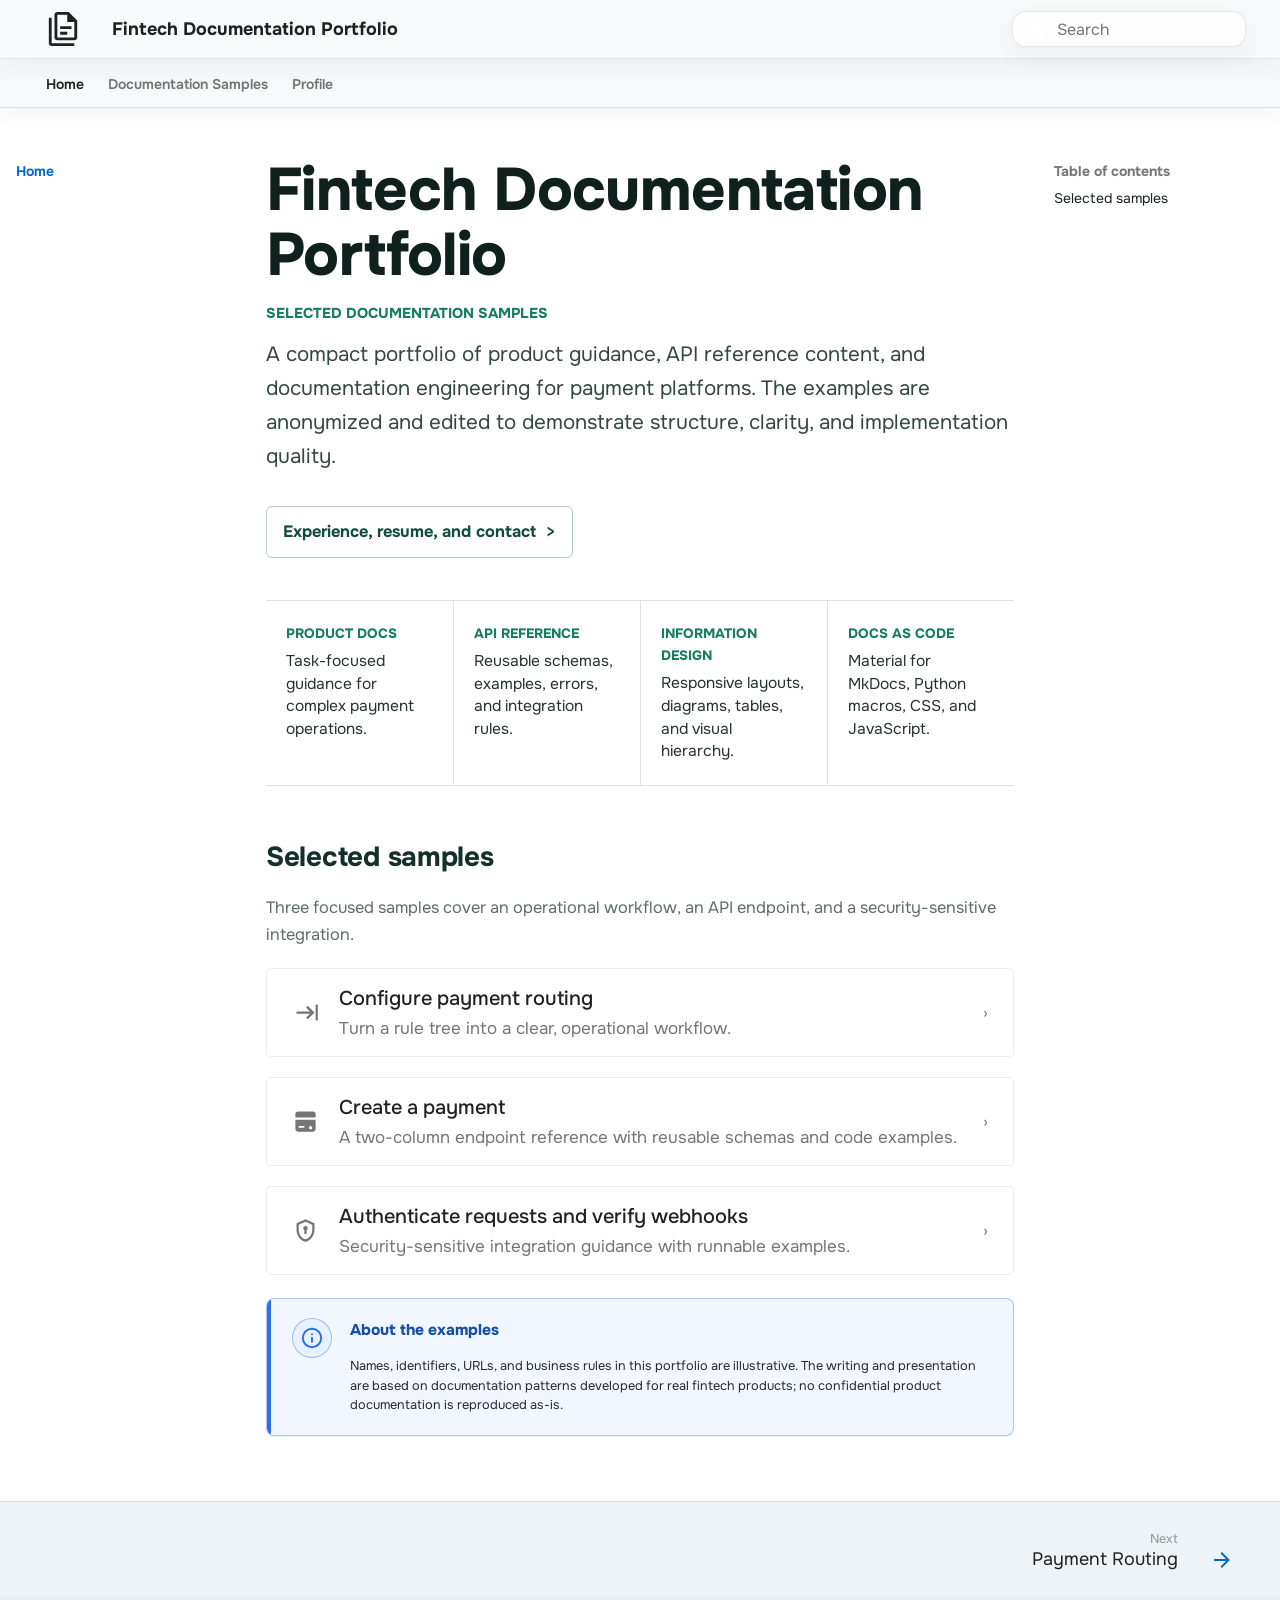
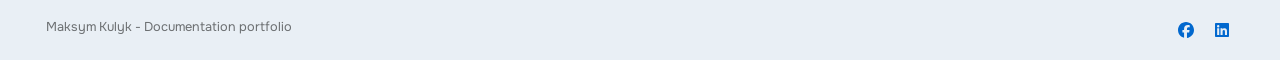
<file: index.html>
<!doctype html>
<html lang="en" class="no-js">
  <head>
    
      <meta charset="utf-8">
      <meta name="viewport" content="width=device-width,initial-scale=1">
      
        <meta name="description" content="Selected product and API documentation samples for payment platforms.">
      
      
      
        <link rel="canonical" href="https://maksimkulik.github.io/fintech-documentation-portfolio/">
      
      
      
        <link rel="next" href="guides/payment-routing/">
      
      
        
      
      
      <link rel="icon" href="assets/images/favicon.png">
      <meta name="generator" content="mkdocs-1.6.1, mkdocs-material-9.7.7">
    
    
      
        <title>Fintech Documentation Portfolio</title>
      
    
    
      <link rel="stylesheet" href="assets/stylesheets/main.ec1eaa64.min.css">
      
        
        <link rel="stylesheet" href="assets/stylesheets/palette.ab4e12ef.min.css">
      
      


    
    
      
    
    
      
        
        
        <link rel="preconnect" href="https://fonts.gstatic.com" crossorigin>
        <link rel="stylesheet" href="https://fonts.googleapis.com/css?family=Onest:300,300i,400,400i,700,700i%7CSource+Code+Pro:400,400i,700,700i&display=fallback">
        <style>:root{--md-text-font:"Onest";--md-code-font:"Source Code Pro"}</style>
      
    
    
      <link rel="stylesheet" href="stylesheets/extra.css">
    
      <link rel="stylesheet" href="stylesheets/api-components.css">
    
      <link rel="stylesheet" href="stylesheets/signal-admonitions.css">
    
    <script>__md_scope=new URL(".",location),__md_hash=e=>[...e].reduce(((e,_)=>(e<<5)-e+_.charCodeAt(0)),0),__md_get=(e,_=localStorage,t=__md_scope)=>JSON.parse(_.getItem(t.pathname+"."+e)),__md_set=(e,_,t=localStorage,a=__md_scope)=>{try{t.setItem(a.pathname+"."+e,JSON.stringify(_))}catch(e){}}</script>
    
      

    
    
  </head>
  
  
    
    
      
    
    
    
    
    <body dir="ltr" data-md-color-scheme="default" data-md-color-primary="custom" data-md-color-accent="custom">
  
    
    <input class="md-toggle" data-md-toggle="drawer" type="checkbox" id="__drawer" autocomplete="off">
    <input class="md-toggle" data-md-toggle="search" type="checkbox" id="__search" autocomplete="off">
    <label class="md-overlay" for="__drawer"></label>
    <div data-md-component="skip">
      
        
        <a href="#fintech-documentation-portfolio" class="md-skip">
          Skip to content
        </a>
      
    </div>
    <div data-md-component="announce">
      
    </div>
    
    
      

<header class="md-header" data-md-component="header">
  <nav class="md-header__inner md-grid" aria-label="Header">
    <a href="." title="Fintech Documentation Portfolio" class="md-header__button md-logo" aria-label="Fintech Documentation Portfolio" data-md-component="logo">
      
  
  <svg xmlns="http://www.w3.org/2000/svg" viewBox="0 0 24 24"><path d="M16 0H8C6.9 0 6 .9 6 2v16c0 1.1.9 2 2 2h12c1.1 0 2-.9 2-2V6zm4 18H8V2h7v5h5zM4 4v18h16v2H4c-1.1 0-2-.9-2-2V4zm6 6v2h8v-2zm0 4v2h5v-2z"/></svg>

    </a>
    <label class="md-header__button md-icon" for="__drawer">
      
      <svg xmlns="http://www.w3.org/2000/svg" viewBox="0 0 24 24"><path d="M3 6h18v2H3zm0 5h18v2H3zm0 5h18v2H3z"/></svg>
    </label>
    <div class="md-header__title" data-md-component="header-title">
      <div class="md-header__ellipsis">
        <div class="md-header__topic">
          <span class="md-ellipsis">
            Fintech Documentation Portfolio
          </span>
        </div>
        <div class="md-header__topic" data-md-component="header-topic">
          <span class="md-ellipsis">
            
              Home
            
          </span>
        </div>
      </div>
    </div>
    
      
        <form class="md-header__option" data-md-component="palette">
  
    
    
    
    <input class="md-option" data-md-color-media="" data-md-color-scheme="default" data-md-color-primary="custom" data-md-color-accent="custom"  aria-hidden="true"  type="radio" name="__palette" id="__palette_0">
    
  
</form>
      
    
    
      <script>var palette=__md_get("__palette");if(palette&&palette.color){if("(prefers-color-scheme)"===palette.color.media){var media=matchMedia("(prefers-color-scheme: light)"),input=document.querySelector(media.matches?"[data-md-color-media='(prefers-color-scheme: light)']":"[data-md-color-media='(prefers-color-scheme: dark)']");palette.color.media=input.getAttribute("data-md-color-media"),palette.color.scheme=input.getAttribute("data-md-color-scheme"),palette.color.primary=input.getAttribute("data-md-color-primary"),palette.color.accent=input.getAttribute("data-md-color-accent")}for(var[key,value]of Object.entries(palette.color))document.body.setAttribute("data-md-color-"+key,value)}</script>
    
    
    
      
      
        <label class="md-header__button md-icon" for="__search">
          
          <svg xmlns="http://www.w3.org/2000/svg" viewBox="0 0 24 24"><path d="M9.5 3A6.5 6.5 0 0 1 16 9.5c0 1.61-.59 3.09-1.56 4.23l.27.27h.79l5 5-1.5 1.5-5-5v-.79l-.27-.27A6.52 6.52 0 0 1 9.5 16 6.5 6.5 0 0 1 3 9.5 6.5 6.5 0 0 1 9.5 3m0 2C7 5 5 7 5 9.5S7 14 9.5 14 14 12 14 9.5 12 5 9.5 5"/></svg>
        </label>
        <div class="md-search" data-md-component="search" role="dialog">
  <label class="md-search__overlay" for="__search"></label>
  <div class="md-search__inner" role="search">
    <form class="md-search__form" name="search">
      <input type="text" class="md-search__input" name="query" aria-label="Search" placeholder="Search" autocapitalize="off" autocorrect="off" autocomplete="off" spellcheck="false" data-md-component="search-query" required>
      <label class="md-search__icon md-icon" for="__search">
        
        <svg xmlns="http://www.w3.org/2000/svg" viewBox="0 0 24 24"><path d="M9.5 3A6.5 6.5 0 0 1 16 9.5c0 1.61-.59 3.09-1.56 4.23l.27.27h.79l5 5-1.5 1.5-5-5v-.79l-.27-.27A6.52 6.52 0 0 1 9.5 16 6.5 6.5 0 0 1 3 9.5 6.5 6.5 0 0 1 9.5 3m0 2C7 5 5 7 5 9.5S7 14 9.5 14 14 12 14 9.5 12 5 9.5 5"/></svg>
        
        <svg xmlns="http://www.w3.org/2000/svg" viewBox="0 0 24 24"><path d="M20 11v2H8l5.5 5.5-1.42 1.42L4.16 12l7.92-7.92L13.5 5.5 8 11z"/></svg>
      </label>
      <nav class="md-search__options" aria-label="Search">
        
        <button type="reset" class="md-search__icon md-icon" title="Clear" aria-label="Clear" tabindex="-1">
          
          <svg xmlns="http://www.w3.org/2000/svg" viewBox="0 0 24 24"><path d="M19 6.41 17.59 5 12 10.59 6.41 5 5 6.41 10.59 12 5 17.59 6.41 19 12 13.41 17.59 19 19 17.59 13.41 12z"/></svg>
        </button>
      </nav>
      
        <div class="md-search__suggest" data-md-component="search-suggest"></div>
      
    </form>
    <div class="md-search__output">
      <div class="md-search__scrollwrap" tabindex="0" data-md-scrollfix>
        <div class="md-search-result" data-md-component="search-result">
          <div class="md-search-result__meta">
            Initializing search
          </div>
          <ol class="md-search-result__list" role="presentation"></ol>
        </div>
      </div>
    </div>
  </div>
</div>
      
    
    
  </nav>
  
</header>
    
    <div class="md-container" data-md-component="container">
      
      
        
          
            
<nav class="md-tabs" aria-label="Tabs" data-md-component="tabs">
  <div class="md-grid">
    <ul class="md-tabs__list">
      
        
  
  
  
    
  
  
    <li class="md-tabs__item md-tabs__item--active">
      <a href="." class="md-tabs__link">
        
  
  
    
  
  Home

      </a>
    </li>
  

      
        
  
  
  
  
    
    
      <li class="md-tabs__item">
        <a href="guides/payment-routing/" class="md-tabs__link">
          
  
  
  Documentation Samples

        </a>
      </li>
    
  

      
        
  
  
  
  
    <li class="md-tabs__item">
      <a href="profile/" class="md-tabs__link">
        
  
  
    
  
  Profile

      </a>
    </li>
  

      
    </ul>
  </div>
</nav>
          
        
      
      <main class="md-main" data-md-component="main">
        <div class="md-main__inner md-grid">
          
            
              
              <div class="md-sidebar md-sidebar--primary" data-md-component="sidebar" data-md-type="navigation" >
                <div class="md-sidebar__scrollwrap">
                  <div class="md-sidebar__inner">
                    


  


<nav class="md-nav md-nav--primary md-nav--lifted" aria-label="Navigation" data-md-level="0">
  <label class="md-nav__title" for="__drawer">
    <a href="." title="Fintech Documentation Portfolio" class="md-nav__button md-logo" aria-label="Fintech Documentation Portfolio" data-md-component="logo">
      
  
  <svg xmlns="http://www.w3.org/2000/svg" viewBox="0 0 24 24"><path d="M16 0H8C6.9 0 6 .9 6 2v16c0 1.1.9 2 2 2h12c1.1 0 2-.9 2-2V6zm4 18H8V2h7v5h5zM4 4v18h16v2H4c-1.1 0-2-.9-2-2V4zm6 6v2h8v-2zm0 4v2h5v-2z"/></svg>

    </a>
    Fintech Documentation Portfolio
  </label>
  
  <ul class="md-nav__list" data-md-scrollfix>
    
      
      
  
  
    
  
  
  
    <li class="md-nav__item md-nav__item--active">
      
      <input class="md-nav__toggle md-toggle" type="checkbox" id="__toc">
      
      
        
      
      
        <label class="md-nav__link md-nav__link--active" for="__toc">
          
  
  
  <span class="md-ellipsis">
    
  
    Home
  

    
  </span>
  
  

          <span class="md-nav__icon md-icon"></span>
        </label>
      
      <a href="." class="md-nav__link md-nav__link--active">
        
  
  
  <span class="md-ellipsis">
    
  
    Home
  

    
  </span>
  
  

      </a>
      
        

<nav class="md-nav md-nav--secondary" aria-label="Table of contents">
  
  
  
    
  
  
    <label class="md-nav__title" for="__toc">
      <span class="md-nav__icon md-icon"></span>
      Table of contents
    </label>
    <ul class="md-nav__list" data-md-component="toc" data-md-scrollfix>
      
        <li class="md-nav__item">
  <a href="#selected-samples" class="md-nav__link">
    <span class="md-ellipsis">
      
        Selected samples
      
    </span>
  </a>
  
</li>
      
    </ul>
  
</nav>
      
    </li>
  

    
      
      
  
  
  
  
    
    
    
    
      
      
    
    
    <li class="md-nav__item md-nav__item--nested">
      
        
        
        <input class="md-nav__toggle md-toggle " type="checkbox" id="__nav_2" >
        
          
          <label class="md-nav__link" for="__nav_2" id="__nav_2_label" tabindex="0">
            
  
  
  <span class="md-ellipsis">
    
  
    Documentation Samples
  

    
  </span>
  
  

            <span class="md-nav__icon md-icon"></span>
          </label>
        
        <nav class="md-nav" data-md-level="1" aria-labelledby="__nav_2_label" aria-expanded="false">
          <label class="md-nav__title" for="__nav_2">
            <span class="md-nav__icon md-icon"></span>
            
  
    Documentation Samples
  

          </label>
          <ul class="md-nav__list" data-md-scrollfix>
            
              
                
  
  
  
  
    <li class="md-nav__item">
      <a href="guides/payment-routing/" class="md-nav__link">
        
  
  
  <span class="md-ellipsis">
    
  
    Payment Routing
  

    
  </span>
  
  

      </a>
    </li>
  

              
            
              
                
  
  
  
  
    <li class="md-nav__item">
      <a href="api/create-payment/" class="md-nav__link">
        
  
  
  <span class="md-ellipsis">
    
  
    Create a Payment
  

    
  </span>
  
  

      </a>
    </li>
  

              
            
              
                
  
  
  
  
    <li class="md-nav__item">
      <a href="api/authentication-webhooks/" class="md-nav__link">
        
  
  
  <span class="md-ellipsis">
    
  
    Authentication & Webhooks
  

    
  </span>
  
  

      </a>
    </li>
  

              
            
          </ul>
        </nav>
      
    </li>
  

    
      
      
  
  
  
  
    <li class="md-nav__item">
      <a href="profile/" class="md-nav__link">
        
  
  
  <span class="md-ellipsis">
    
  
    Profile
  

    
  </span>
  
  

      </a>
    </li>
  

    
  </ul>
</nav>
                  </div>
                </div>
              </div>
            
            
              
              <div class="md-sidebar md-sidebar--secondary" data-md-component="sidebar" data-md-type="toc" >
                <div class="md-sidebar__scrollwrap">
                  <div class="md-sidebar__inner">
                    

<nav class="md-nav md-nav--secondary" aria-label="Table of contents">
  
  
  
    
  
  
    <label class="md-nav__title" for="__toc">
      <span class="md-nav__icon md-icon"></span>
      Table of contents
    </label>
    <ul class="md-nav__list" data-md-component="toc" data-md-scrollfix>
      
        <li class="md-nav__item">
  <a href="#selected-samples" class="md-nav__link">
    <span class="md-ellipsis">
      
        Selected samples
      
    </span>
  </a>
  
</li>
      
    </ul>
  
</nav>
                  </div>
                </div>
              </div>
            
          
          
            <div class="md-content" data-md-component="content">
              
              <article class="md-content__inner md-typeset">
                
                  



<h1 id="fintech-documentation-portfolio">Fintech Documentation Portfolio<a class="headerlink" href="#fintech-documentation-portfolio" title="Permanent link">&para;</a></h1>
<p class="portfolio-kicker">Selected documentation samples</p>

<p class="portfolio-lead">A compact portfolio of product guidance, API reference content, and documentation engineering for payment platforms. The examples are anonymized and edited to demonstrate structure, clarity, and implementation quality.</p>

<p><a class="profile-link" href="profile/">Experience, resume, and contact</a></p>
<div class="capability-strip">
  <div class="capability-strip__item">
    <span class="capability-strip__label">Product docs</span>
    <span class="capability-strip__value">Task-focused guidance for complex payment operations.</span>
  </div>
  <div class="capability-strip__item">
    <span class="capability-strip__label">API reference</span>
    <span class="capability-strip__value">Reusable schemas, examples, errors, and integration rules.</span>
  </div>
  <div class="capability-strip__item">
    <span class="capability-strip__label">Information design</span>
    <span class="capability-strip__value">Responsive layouts, diagrams, tables, and visual hierarchy.</span>
  </div>
  <div class="capability-strip__item">
    <span class="capability-strip__label">Docs as code</span>
    <span class="capability-strip__value">Material for MkDocs, Python macros, CSS, and JavaScript.</span>
  </div>
</div>

<h2 id="selected-samples">Selected samples<a class="headerlink" href="#selected-samples" title="Permanent link">&para;</a></h2>
<p class="sample-intro">Three focused samples cover an operational workflow, an API endpoint, and a security-sensitive integration.</p>

<p><a class="api-page-link" href="guides/payment-routing/"><span class="api-page-link__icon"><svg viewBox="0 0 24 24" aria-hidden="true"><path d="M4 11h12l-3.5-3.5L14 6l6 6-6 6-1.5-1.5L16 13H4v-2z"></path><path d="M21 5h2v14h-2V5z"></path></svg></span><span class="api-page-link__body"><span class="api-page-link__title">Configure payment routing</span><span class="api-page-link__description">Turn a rule tree into a clear, operational workflow.</span></span><span class="api-page-link__arrow">›</span></a></p>
<p><a class="api-page-link" href="api/create-payment/"><span class="api-page-link__icon"><svg viewBox="0 0 24 24" aria-hidden="true"><path d="M3 5.5A2.5 2.5 0 0 1 5.5 3h13A2.5 2.5 0 0 1 21 5.5v3H3v-3z"></path><path d="M3 10.5h18v8A2.5 2.5 0 0 1 18.5 21h-13A2.5 2.5 0 0 1 3 18.5v-8zm3 5.5v1.5h5V16H6zm10.5 0a1.5 1.5 0 1 0 0 3 1.5 1.5 0 0 0 0-3z"></path></svg></span><span class="api-page-link__body"><span class="api-page-link__title">Create a payment</span><span class="api-page-link__description">A two-column endpoint reference with reusable schemas and code examples.</span></span><span class="api-page-link__arrow">›</span></a></p>
<p><a class="api-page-link" href="api/authentication-webhooks/"><span class="api-page-link__icon"><svg viewBox="0 0 24 24" aria-hidden="true"><path d="M12 2 4 5.5v5.8c0 5 3.4 9.6 8 10.7 4.6-1.1 8-5.7 8-10.7V5.5L12 2zm0 2.2 6 2.7v4.4c0 3.9-2.4 7.4-6 8.5-3.6-1.1-6-4.6-6-8.5V6.9l6-2.7z"></path><path d="M10 10a2 2 0 1 1 3 1.7V15h-2v-3.3A2 2 0 0 1 10 10z"></path></svg></span><span class="api-page-link__body"><span class="api-page-link__title">Authenticate requests and verify webhooks</span><span class="api-page-link__description">Security-sensitive integration guidance with runnable examples.</span></span><span class="api-page-link__arrow">›</span></a></p>
<div class="admonition info">
<p class="admonition-title">About the examples</p>
<p>Names, identifiers, URLs, and business rules in this portfolio are illustrative. The writing and presentation are based on documentation patterns developed for real fintech products; no confidential product documentation is reproduced as-is.</p>
</div>












                
              </article>
            </div>
          
          
<script>var target=document.getElementById(location.hash.slice(1));target&&target.name&&(target.checked=target.name.startsWith("__tabbed_"))</script>
        </div>
        
          <button type="button" class="md-top md-icon" data-md-component="top" hidden>
  
  <svg xmlns="http://www.w3.org/2000/svg" viewBox="0 0 24 24"><path d="M13 20h-2V8l-5.5 5.5-1.42-1.42L12 4.16l7.92 7.92-1.42 1.42L13 8z"/></svg>
  Back to top
</button>
        
      </main>
      
        <footer class="md-footer">
  
    
      
      <nav class="md-footer__inner md-grid" aria-label="Footer" >
        
        
          
          <a href="guides/payment-routing/" class="md-footer__link md-footer__link--next" aria-label="Next: Payment Routing">
            <div class="md-footer__title">
              <span class="md-footer__direction">
                Next
              </span>
              <div class="md-ellipsis">
                Payment Routing
              </div>
            </div>
            <div class="md-footer__button md-icon">
              
              <svg xmlns="http://www.w3.org/2000/svg" viewBox="0 0 24 24"><path d="M4 11v2h12l-5.5 5.5 1.42 1.42L19.84 12l-7.92-7.92L10.5 5.5 16 11z"/></svg>
            </div>
          </a>
        
      </nav>
    
  
  <div class="md-footer-meta md-typeset">
    <div class="md-footer-meta__inner md-grid">
      <div class="md-copyright">
  
    <div class="md-copyright__highlight">
      Maksym Kulyk - Documentation portfolio
    </div>
  
  
</div>
      
        
<div class="md-social">
  
    
    
    
    
    <a href="https://www.facebook.com/maksim.kulik.2025/" target="_blank" rel="noopener" title="Facebook" class="md-social__link">
      <svg xmlns="http://www.w3.org/2000/svg" viewBox="0 0 512 512"><!--! Font Awesome Free 7.1.0 by @fontawesome - https://fontawesome.com License - https://fontawesome.com/license/free (Icons: CC BY 4.0, Fonts: SIL OFL 1.1, Code: MIT License) Copyright 2025 Fonticons, Inc.--><path d="M512 256C512 114.6 397.4 0 256 0S0 114.6 0 256c0 120 82.7 220.8 194.2 248.5V334.2h-52.8V256h52.8v-33.7c0-87.1 39.4-127.5 125-127.5 16.2 0 44.2 3.2 55.7 6.4V172c-6-.6-16.5-1-29.6-1-42 0-58.2 15.9-58.2 57.2V256h83.6l-14.4 78.2H287v175.9C413.8 494.8 512 386.9 512 256"/></svg>
    </a>
  
    
    
    
    
    <a href="https://www.linkedin.com/in/maksym-kulyk-ab55b8186" target="_blank" rel="noopener" title="LinkedIn" class="md-social__link">
      <svg xmlns="http://www.w3.org/2000/svg" viewBox="0 0 448 512"><!--! Font Awesome Free 7.1.0 by @fontawesome - https://fontawesome.com License - https://fontawesome.com/license/free (Icons: CC BY 4.0, Fonts: SIL OFL 1.1, Code: MIT License) Copyright 2025 Fonticons, Inc.--><path d="M416 32H31.9C14.3 32 0 46.5 0 64.3v383.4C0 465.5 14.3 480 31.9 480H416c17.6 0 32-14.5 32-32.3V64.3c0-17.8-14.4-32.3-32-32.3M135.4 416H69V202.2h66.5V416zM102.2 96a38.5 38.5 0 1 1 0 77 38.5 38.5 0 1 1 0-77m282.1 320h-66.4V312c0-24.8-.5-56.7-34.5-56.7-34.6 0-39.9 27-39.9 54.9V416h-66.4V202.2h63.7v29.2h.9c8.9-16.8 30.6-34.5 62.9-34.5 67.2 0 79.7 44.3 79.7 101.9z"/></svg>
    </a>
  
</div>
      
    </div>
  </div>
</footer>
      
    </div>
    <div class="md-dialog" data-md-component="dialog">
      <div class="md-dialog__inner md-typeset"></div>
    </div>
    
    
    
      
      
      <script id="__config" type="application/json">{"annotate": null, "base": ".", "features": ["navigation.tabs", "navigation.tracking", "navigation.top", "navigation.footer", "search.suggest", "search.highlight", "content.code.copy", "content.code.select"], "search": "assets/javascripts/workers/search.2c215733.min.js", "tags": null, "translations": {"clipboard.copied": "Copied to clipboard", "clipboard.copy": "Copy to clipboard", "search.result.more.one": "1 more on this page", "search.result.more.other": "# more on this page", "search.result.none": "No matching documents", "search.result.one": "1 matching document", "search.result.other": "# matching documents", "search.result.placeholder": "Type to start searching", "search.result.term.missing": "Missing", "select.version": "Select version"}, "version": null}</script>
    
    
      <script src="assets/javascripts/bundle.d7400e89.min.js"></script>
      
        <script src="assets/javascripts/tables.js"></script>
      
        <script src="assets/javascripts/api-components.js"></script>
      
    
  </body>
</html>
</file>
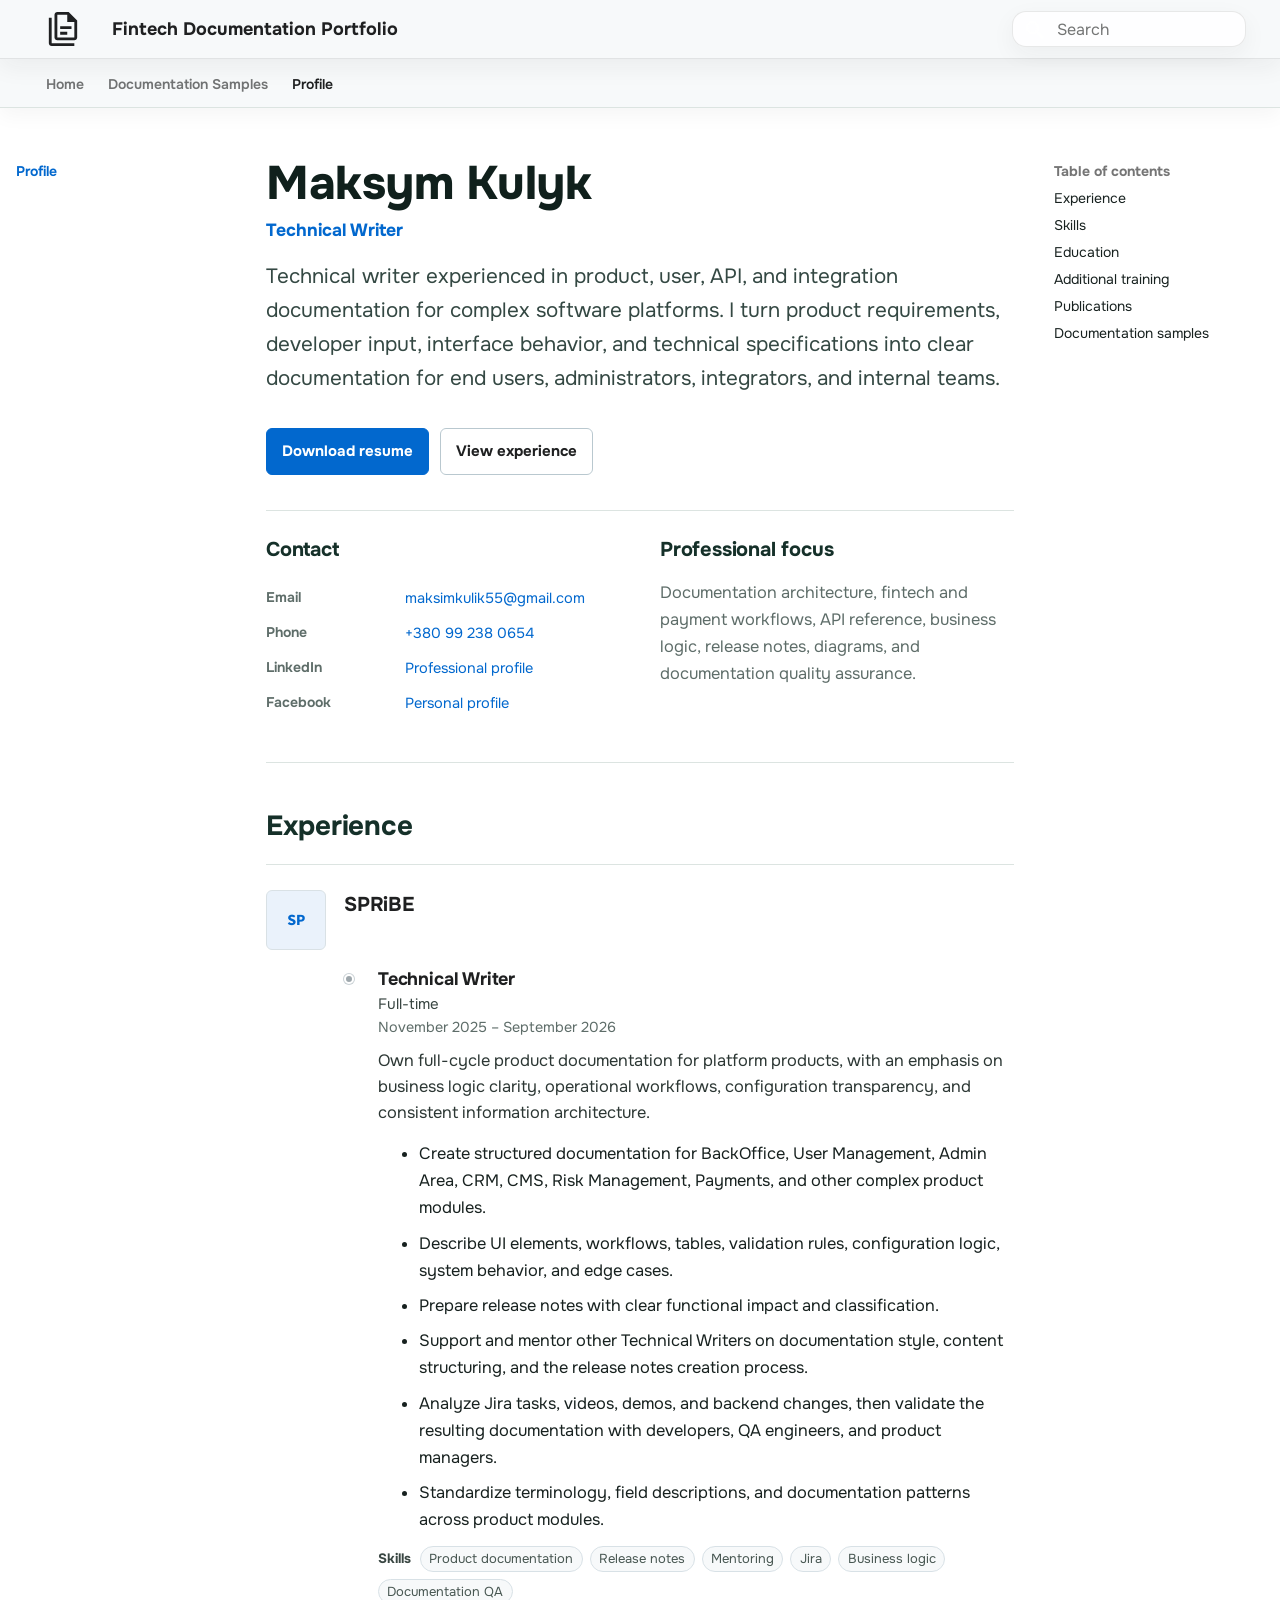
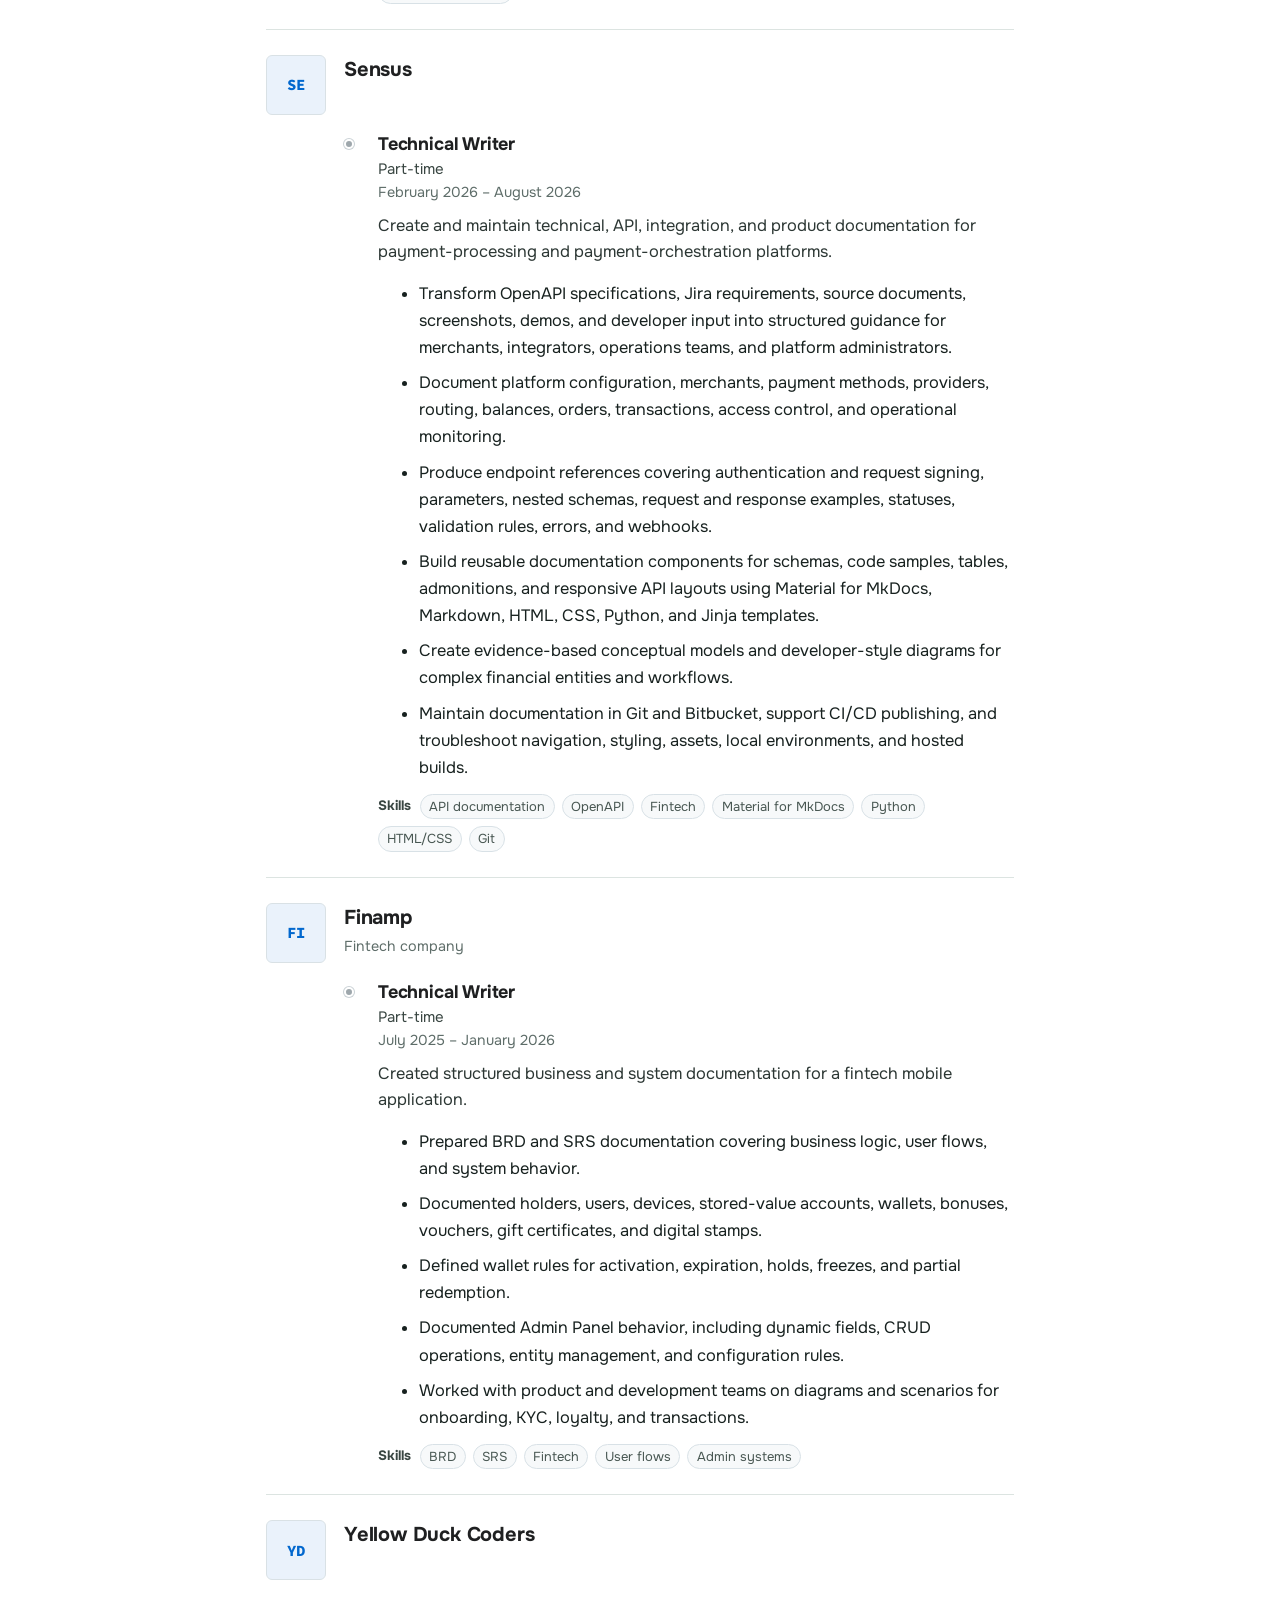
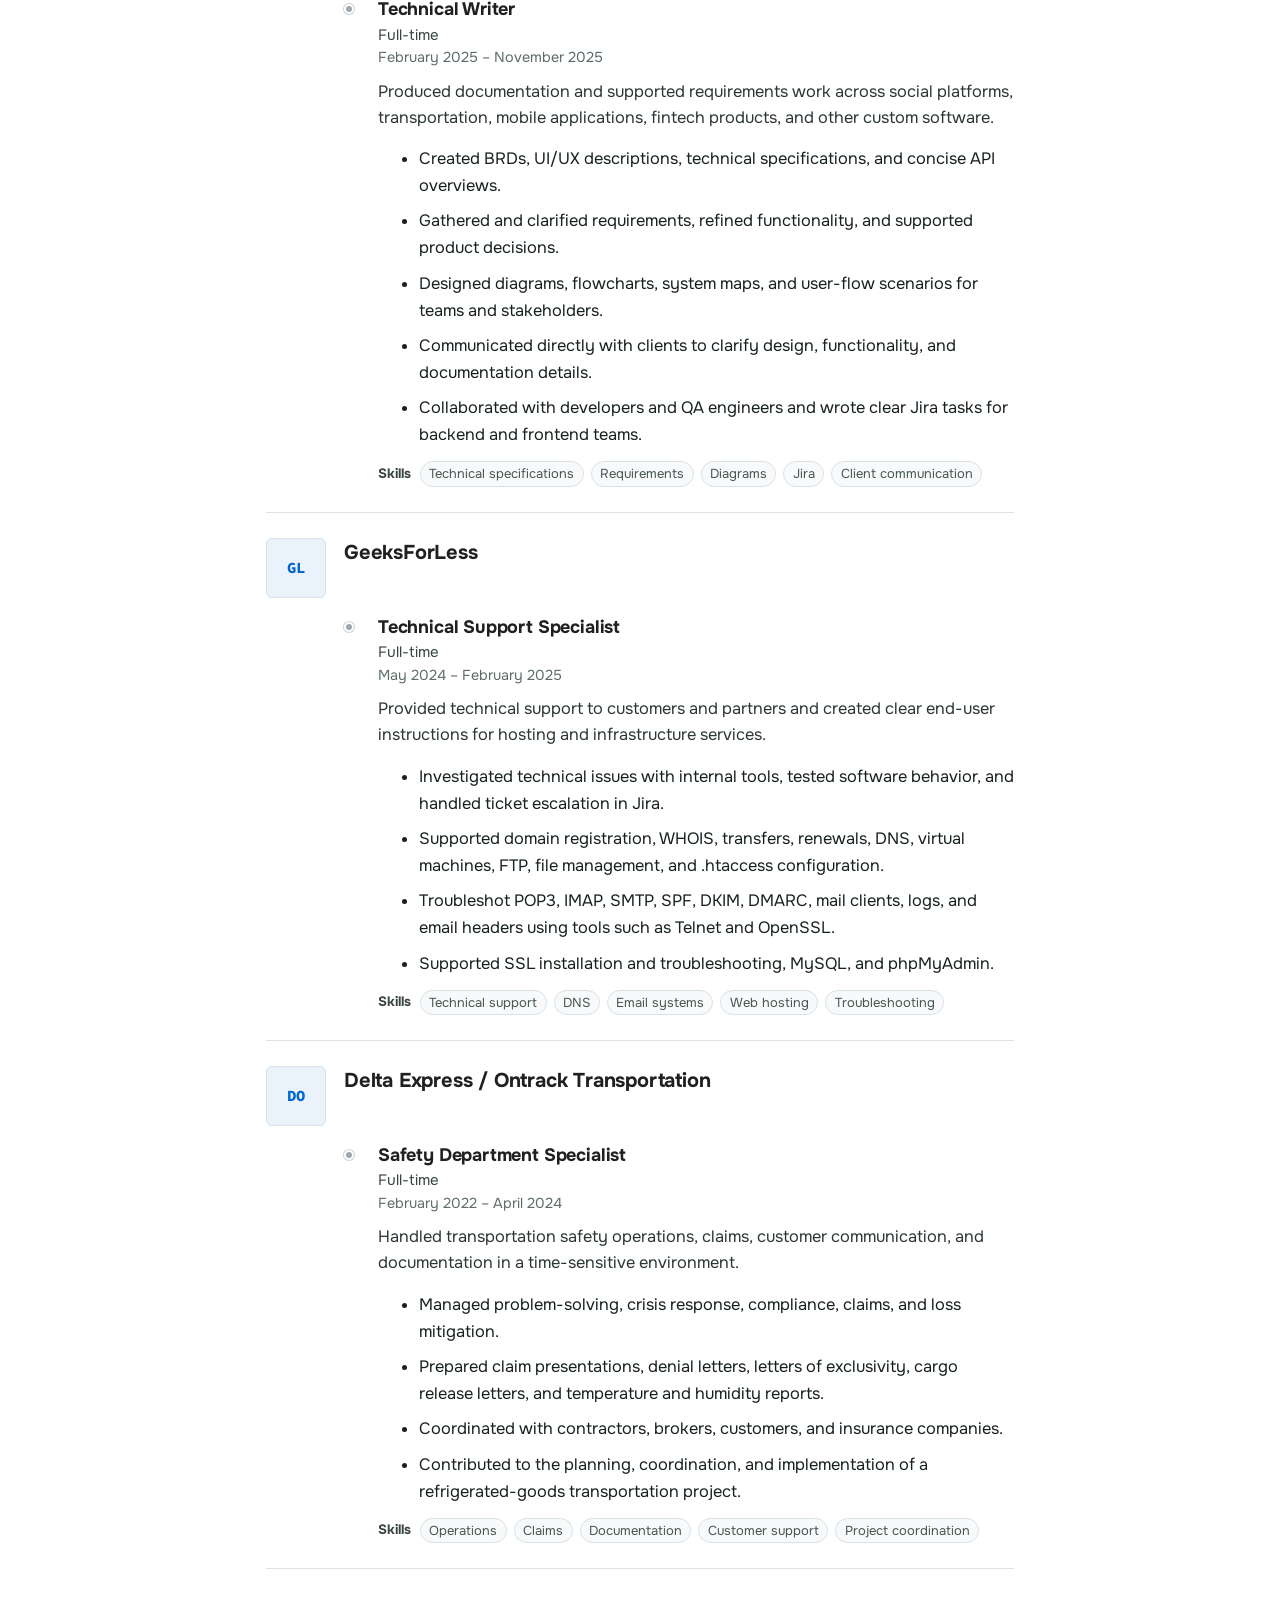
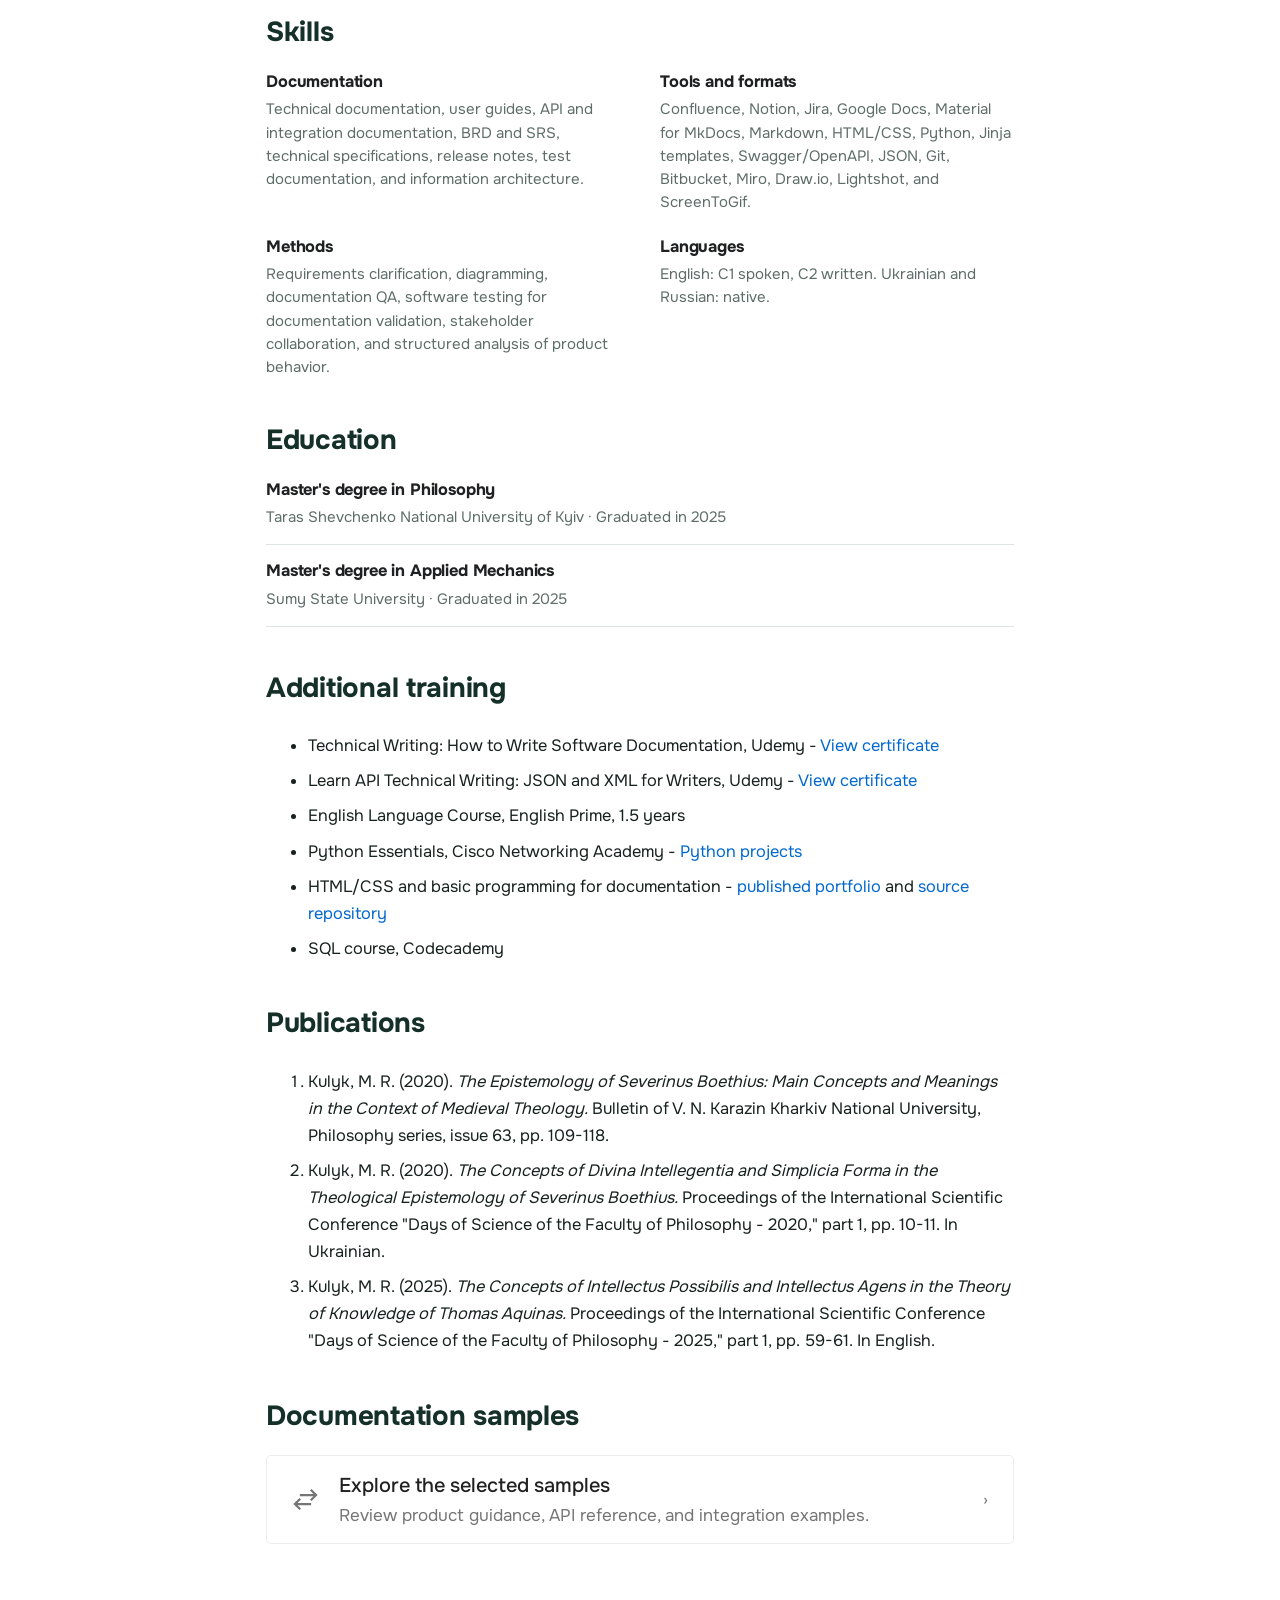
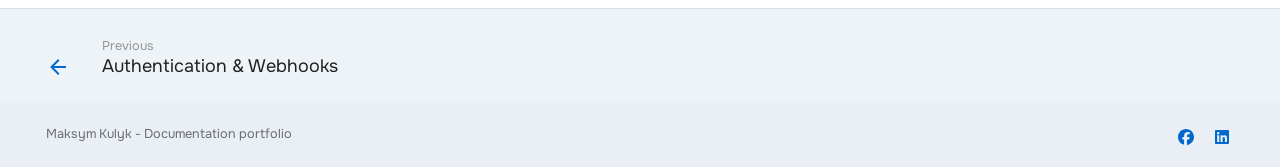
<file: profile/index.html>
<!doctype html>
<html lang="en" class="no-js">
  <head>
    
      <meta charset="utf-8">
      <meta name="viewport" content="width=device-width,initial-scale=1">
      
        <meta name="description" content="Selected product and API documentation samples for payment platforms.">
      
      
      
        <link rel="canonical" href="https://maksimkulik.github.io/fintech-documentation-portfolio/profile/">
      
      
        <link rel="prev" href="../api/authentication-webhooks/">
      
      
      
        
      
      
      <link rel="icon" href="../assets/images/favicon.png">
      <meta name="generator" content="mkdocs-1.6.1, mkdocs-material-9.7.7">
    
    
      
        <title>Profile - Fintech Documentation Portfolio</title>
      
    
    
      <link rel="stylesheet" href="../assets/stylesheets/main.ec1eaa64.min.css">
      
        
        <link rel="stylesheet" href="../assets/stylesheets/palette.ab4e12ef.min.css">
      
      


    
    
      
    
    
      
        
        
        <link rel="preconnect" href="https://fonts.gstatic.com" crossorigin>
        <link rel="stylesheet" href="https://fonts.googleapis.com/css?family=Onest:300,300i,400,400i,700,700i%7CSource+Code+Pro:400,400i,700,700i&display=fallback">
        <style>:root{--md-text-font:"Onest";--md-code-font:"Source Code Pro"}</style>
      
    
    
      <link rel="stylesheet" href="../stylesheets/extra.css">
    
      <link rel="stylesheet" href="../stylesheets/api-components.css">
    
      <link rel="stylesheet" href="../stylesheets/signal-admonitions.css">
    
    <script>__md_scope=new URL("..",location),__md_hash=e=>[...e].reduce(((e,_)=>(e<<5)-e+_.charCodeAt(0)),0),__md_get=(e,_=localStorage,t=__md_scope)=>JSON.parse(_.getItem(t.pathname+"."+e)),__md_set=(e,_,t=localStorage,a=__md_scope)=>{try{t.setItem(a.pathname+"."+e,JSON.stringify(_))}catch(e){}}</script>
    
      

    
    
  </head>
  
  
    
    
      
    
    
    
    
    <body dir="ltr" data-md-color-scheme="default" data-md-color-primary="custom" data-md-color-accent="custom">
  
    
    <input class="md-toggle" data-md-toggle="drawer" type="checkbox" id="__drawer" autocomplete="off">
    <input class="md-toggle" data-md-toggle="search" type="checkbox" id="__search" autocomplete="off">
    <label class="md-overlay" for="__drawer"></label>
    <div data-md-component="skip">
      
        
        <a href="#maksym-kulyk" class="md-skip">
          Skip to content
        </a>
      
    </div>
    <div data-md-component="announce">
      
    </div>
    
    
      

<header class="md-header" data-md-component="header">
  <nav class="md-header__inner md-grid" aria-label="Header">
    <a href=".." title="Fintech Documentation Portfolio" class="md-header__button md-logo" aria-label="Fintech Documentation Portfolio" data-md-component="logo">
      
  
  <svg xmlns="http://www.w3.org/2000/svg" viewBox="0 0 24 24"><path d="M16 0H8C6.9 0 6 .9 6 2v16c0 1.1.9 2 2 2h12c1.1 0 2-.9 2-2V6zm4 18H8V2h7v5h5zM4 4v18h16v2H4c-1.1 0-2-.9-2-2V4zm6 6v2h8v-2zm0 4v2h5v-2z"/></svg>

    </a>
    <label class="md-header__button md-icon" for="__drawer">
      
      <svg xmlns="http://www.w3.org/2000/svg" viewBox="0 0 24 24"><path d="M3 6h18v2H3zm0 5h18v2H3zm0 5h18v2H3z"/></svg>
    </label>
    <div class="md-header__title" data-md-component="header-title">
      <div class="md-header__ellipsis">
        <div class="md-header__topic">
          <span class="md-ellipsis">
            Fintech Documentation Portfolio
          </span>
        </div>
        <div class="md-header__topic" data-md-component="header-topic">
          <span class="md-ellipsis">
            
              Profile
            
          </span>
        </div>
      </div>
    </div>
    
      
        <form class="md-header__option" data-md-component="palette">
  
    
    
    
    <input class="md-option" data-md-color-media="" data-md-color-scheme="default" data-md-color-primary="custom" data-md-color-accent="custom"  aria-hidden="true"  type="radio" name="__palette" id="__palette_0">
    
  
</form>
      
    
    
      <script>var palette=__md_get("__palette");if(palette&&palette.color){if("(prefers-color-scheme)"===palette.color.media){var media=matchMedia("(prefers-color-scheme: light)"),input=document.querySelector(media.matches?"[data-md-color-media='(prefers-color-scheme: light)']":"[data-md-color-media='(prefers-color-scheme: dark)']");palette.color.media=input.getAttribute("data-md-color-media"),palette.color.scheme=input.getAttribute("data-md-color-scheme"),palette.color.primary=input.getAttribute("data-md-color-primary"),palette.color.accent=input.getAttribute("data-md-color-accent")}for(var[key,value]of Object.entries(palette.color))document.body.setAttribute("data-md-color-"+key,value)}</script>
    
    
    
      
      
        <label class="md-header__button md-icon" for="__search">
          
          <svg xmlns="http://www.w3.org/2000/svg" viewBox="0 0 24 24"><path d="M9.5 3A6.5 6.5 0 0 1 16 9.5c0 1.61-.59 3.09-1.56 4.23l.27.27h.79l5 5-1.5 1.5-5-5v-.79l-.27-.27A6.52 6.52 0 0 1 9.5 16 6.5 6.5 0 0 1 3 9.5 6.5 6.5 0 0 1 9.5 3m0 2C7 5 5 7 5 9.5S7 14 9.5 14 14 12 14 9.5 12 5 9.5 5"/></svg>
        </label>
        <div class="md-search" data-md-component="search" role="dialog">
  <label class="md-search__overlay" for="__search"></label>
  <div class="md-search__inner" role="search">
    <form class="md-search__form" name="search">
      <input type="text" class="md-search__input" name="query" aria-label="Search" placeholder="Search" autocapitalize="off" autocorrect="off" autocomplete="off" spellcheck="false" data-md-component="search-query" required>
      <label class="md-search__icon md-icon" for="__search">
        
        <svg xmlns="http://www.w3.org/2000/svg" viewBox="0 0 24 24"><path d="M9.5 3A6.5 6.5 0 0 1 16 9.5c0 1.61-.59 3.09-1.56 4.23l.27.27h.79l5 5-1.5 1.5-5-5v-.79l-.27-.27A6.52 6.52 0 0 1 9.5 16 6.5 6.5 0 0 1 3 9.5 6.5 6.5 0 0 1 9.5 3m0 2C7 5 5 7 5 9.5S7 14 9.5 14 14 12 14 9.5 12 5 9.5 5"/></svg>
        
        <svg xmlns="http://www.w3.org/2000/svg" viewBox="0 0 24 24"><path d="M20 11v2H8l5.5 5.5-1.42 1.42L4.16 12l7.92-7.92L13.5 5.5 8 11z"/></svg>
      </label>
      <nav class="md-search__options" aria-label="Search">
        
        <button type="reset" class="md-search__icon md-icon" title="Clear" aria-label="Clear" tabindex="-1">
          
          <svg xmlns="http://www.w3.org/2000/svg" viewBox="0 0 24 24"><path d="M19 6.41 17.59 5 12 10.59 6.41 5 5 6.41 10.59 12 5 17.59 6.41 19 12 13.41 17.59 19 19 17.59 13.41 12z"/></svg>
        </button>
      </nav>
      
        <div class="md-search__suggest" data-md-component="search-suggest"></div>
      
    </form>
    <div class="md-search__output">
      <div class="md-search__scrollwrap" tabindex="0" data-md-scrollfix>
        <div class="md-search-result" data-md-component="search-result">
          <div class="md-search-result__meta">
            Initializing search
          </div>
          <ol class="md-search-result__list" role="presentation"></ol>
        </div>
      </div>
    </div>
  </div>
</div>
      
    
    
  </nav>
  
</header>
    
    <div class="md-container" data-md-component="container">
      
      
        
          
            
<nav class="md-tabs" aria-label="Tabs" data-md-component="tabs">
  <div class="md-grid">
    <ul class="md-tabs__list">
      
        
  
  
  
  
    <li class="md-tabs__item">
      <a href=".." class="md-tabs__link">
        
  
  
    
  
  Home

      </a>
    </li>
  

      
        
  
  
  
  
    
    
      <li class="md-tabs__item">
        <a href="../guides/payment-routing/" class="md-tabs__link">
          
  
  
  Documentation Samples

        </a>
      </li>
    
  

      
        
  
  
  
    
  
  
    <li class="md-tabs__item md-tabs__item--active">
      <a href="./" class="md-tabs__link">
        
  
  
    
  
  Profile

      </a>
    </li>
  

      
    </ul>
  </div>
</nav>
          
        
      
      <main class="md-main" data-md-component="main">
        <div class="md-main__inner md-grid">
          
            
              
              <div class="md-sidebar md-sidebar--primary" data-md-component="sidebar" data-md-type="navigation" >
                <div class="md-sidebar__scrollwrap">
                  <div class="md-sidebar__inner">
                    


  


<nav class="md-nav md-nav--primary md-nav--lifted" aria-label="Navigation" data-md-level="0">
  <label class="md-nav__title" for="__drawer">
    <a href=".." title="Fintech Documentation Portfolio" class="md-nav__button md-logo" aria-label="Fintech Documentation Portfolio" data-md-component="logo">
      
  
  <svg xmlns="http://www.w3.org/2000/svg" viewBox="0 0 24 24"><path d="M16 0H8C6.9 0 6 .9 6 2v16c0 1.1.9 2 2 2h12c1.1 0 2-.9 2-2V6zm4 18H8V2h7v5h5zM4 4v18h16v2H4c-1.1 0-2-.9-2-2V4zm6 6v2h8v-2zm0 4v2h5v-2z"/></svg>

    </a>
    Fintech Documentation Portfolio
  </label>
  
  <ul class="md-nav__list" data-md-scrollfix>
    
      
      
  
  
  
  
    <li class="md-nav__item">
      <a href=".." class="md-nav__link">
        
  
  
  <span class="md-ellipsis">
    
  
    Home
  

    
  </span>
  
  

      </a>
    </li>
  

    
      
      
  
  
  
  
    
    
    
    
      
      
    
    
    <li class="md-nav__item md-nav__item--nested">
      
        
        
        <input class="md-nav__toggle md-toggle " type="checkbox" id="__nav_2" >
        
          
          <label class="md-nav__link" for="__nav_2" id="__nav_2_label" tabindex="0">
            
  
  
  <span class="md-ellipsis">
    
  
    Documentation Samples
  

    
  </span>
  
  

            <span class="md-nav__icon md-icon"></span>
          </label>
        
        <nav class="md-nav" data-md-level="1" aria-labelledby="__nav_2_label" aria-expanded="false">
          <label class="md-nav__title" for="__nav_2">
            <span class="md-nav__icon md-icon"></span>
            
  
    Documentation Samples
  

          </label>
          <ul class="md-nav__list" data-md-scrollfix>
            
              
                
  
  
  
  
    <li class="md-nav__item">
      <a href="../guides/payment-routing/" class="md-nav__link">
        
  
  
  <span class="md-ellipsis">
    
  
    Payment Routing
  

    
  </span>
  
  

      </a>
    </li>
  

              
            
              
                
  
  
  
  
    <li class="md-nav__item">
      <a href="../api/create-payment/" class="md-nav__link">
        
  
  
  <span class="md-ellipsis">
    
  
    Create a Payment
  

    
  </span>
  
  

      </a>
    </li>
  

              
            
              
                
  
  
  
  
    <li class="md-nav__item">
      <a href="../api/authentication-webhooks/" class="md-nav__link">
        
  
  
  <span class="md-ellipsis">
    
  
    Authentication & Webhooks
  

    
  </span>
  
  

      </a>
    </li>
  

              
            
          </ul>
        </nav>
      
    </li>
  

    
      
      
  
  
    
  
  
  
    <li class="md-nav__item md-nav__item--active">
      
      <input class="md-nav__toggle md-toggle" type="checkbox" id="__toc">
      
      
        
      
      
        <label class="md-nav__link md-nav__link--active" for="__toc">
          
  
  
  <span class="md-ellipsis">
    
  
    Profile
  

    
  </span>
  
  

          <span class="md-nav__icon md-icon"></span>
        </label>
      
      <a href="./" class="md-nav__link md-nav__link--active">
        
  
  
  <span class="md-ellipsis">
    
  
    Profile
  

    
  </span>
  
  

      </a>
      
        

<nav class="md-nav md-nav--secondary" aria-label="Table of contents">
  
  
  
    
  
  
    <label class="md-nav__title" for="__toc">
      <span class="md-nav__icon md-icon"></span>
      Table of contents
    </label>
    <ul class="md-nav__list" data-md-component="toc" data-md-scrollfix>
      
        <li class="md-nav__item">
  <a href="#experience" class="md-nav__link">
    <span class="md-ellipsis">
      
        Experience
      
    </span>
  </a>
  
</li>
      
        <li class="md-nav__item">
  <a href="#skills" class="md-nav__link">
    <span class="md-ellipsis">
      
        Skills
      
    </span>
  </a>
  
</li>
      
        <li class="md-nav__item">
  <a href="#education" class="md-nav__link">
    <span class="md-ellipsis">
      
        Education
      
    </span>
  </a>
  
</li>
      
        <li class="md-nav__item">
  <a href="#additional-training" class="md-nav__link">
    <span class="md-ellipsis">
      
        Additional training
      
    </span>
  </a>
  
</li>
      
        <li class="md-nav__item">
  <a href="#publications" class="md-nav__link">
    <span class="md-ellipsis">
      
        Publications
      
    </span>
  </a>
  
</li>
      
        <li class="md-nav__item">
  <a href="#documentation-samples" class="md-nav__link">
    <span class="md-ellipsis">
      
        Documentation samples
      
    </span>
  </a>
  
</li>
      
    </ul>
  
</nav>
      
    </li>
  

    
  </ul>
</nav>
                  </div>
                </div>
              </div>
            
            
              
              <div class="md-sidebar md-sidebar--secondary" data-md-component="sidebar" data-md-type="toc" >
                <div class="md-sidebar__scrollwrap">
                  <div class="md-sidebar__inner">
                    

<nav class="md-nav md-nav--secondary" aria-label="Table of contents">
  
  
  
    
  
  
    <label class="md-nav__title" for="__toc">
      <span class="md-nav__icon md-icon"></span>
      Table of contents
    </label>
    <ul class="md-nav__list" data-md-component="toc" data-md-scrollfix>
      
        <li class="md-nav__item">
  <a href="#experience" class="md-nav__link">
    <span class="md-ellipsis">
      
        Experience
      
    </span>
  </a>
  
</li>
      
        <li class="md-nav__item">
  <a href="#skills" class="md-nav__link">
    <span class="md-ellipsis">
      
        Skills
      
    </span>
  </a>
  
</li>
      
        <li class="md-nav__item">
  <a href="#education" class="md-nav__link">
    <span class="md-ellipsis">
      
        Education
      
    </span>
  </a>
  
</li>
      
        <li class="md-nav__item">
  <a href="#additional-training" class="md-nav__link">
    <span class="md-ellipsis">
      
        Additional training
      
    </span>
  </a>
  
</li>
      
        <li class="md-nav__item">
  <a href="#publications" class="md-nav__link">
    <span class="md-ellipsis">
      
        Publications
      
    </span>
  </a>
  
</li>
      
        <li class="md-nav__item">
  <a href="#documentation-samples" class="md-nav__link">
    <span class="md-ellipsis">
      
        Documentation samples
      
    </span>
  </a>
  
</li>
      
    </ul>
  
</nav>
                  </div>
                </div>
              </div>
            
          
          
            <div class="md-content" data-md-component="content">
              
              <article class="md-content__inner md-typeset">
                
                  



<h1 id="maksym-kulyk">Maksym Kulyk<a class="headerlink" href="#maksym-kulyk" title="Permanent link">&para;</a></h1>
<p class="profile-role-label">Technical Writer</p>

<p class="portfolio-lead">Technical writer experienced in product, user, API, and integration documentation for complex software platforms. I turn product requirements, developer input, interface behavior, and technical specifications into clear documentation for end users, administrators, integrators, and internal teams.</p>

<div class="profile-actions">
  <a class="profile-action profile-action--primary" href="../assets/files/CV_Kulyk_Maksym.pdf" download>Download resume</a>
  <a class="profile-action" href="#experience">View experience</a>
</div>

<div class="profile-overview">
  <section class="profile-overview__section" aria-labelledby="contact-heading">
    <h2 id="contact-heading">Contact</h2>
    <dl class="profile-contact-list">
      <div><dt>Email</dt><dd><a href="mailto:maksimkulik55@gmail.com">maksimkulik55@gmail.com</a></dd></div>
      <div><dt>Phone</dt><dd><a href="tel:+380992380654">+380 99 238 0654</a></dd></div>
      <div><dt>LinkedIn</dt><dd><a href="https://www.linkedin.com/in/maksym-kulyk-ab55b8186" target="_blank" rel="noopener">Professional profile</a></dd></div>
      <div><dt>Facebook</dt><dd><a href="https://www.facebook.com/maksim.kulik.2025/" target="_blank" rel="noopener">Personal profile</a></dd></div>
    </dl>
  </section>
  <section class="profile-overview__section" aria-labelledby="focus-heading">
    <h2 id="focus-heading">Professional focus</h2>
    <p>Documentation architecture, fintech and payment workflows, API reference, business logic, release notes, diagrams, and documentation quality assurance.</p>
  </section>
</div>

<h2 id="experience">Experience<a class="headerlink" href="#experience" title="Permanent link">&para;</a></h2>
<section class="profile-experience profile-experience--continuation" aria-label="Experience"><div class="profile-experience__list"><article class="profile-company"><span class="profile-company__logo profile-company__logo--monogram" aria-hidden="true">SP</span><div class="profile-company__body"><header class="profile-company__header"><h3 class="profile-company__name">SPRiBE</h3></header><div class="profile-company__roles"><section class="profile-role"><span class="profile-role__marker" aria-hidden="true"></span><h4 class="profile-role__title">Technical Writer</h4><p class="profile-role__employment">Full-time</p><p class="profile-role__dates">November 2025 – September 2026</p><p class="profile-role__description">Own full-cycle product documentation for platform products, with an emphasis on business logic clarity, operational workflows, configuration transparency, and consistent information architecture.</p><ul class="profile-role__highlights"><li>Create structured documentation for BackOffice, User Management, Admin Area, CRM, CMS, Risk Management, Payments, and other complex product modules.</li><li>Describe UI elements, workflows, tables, validation rules, configuration logic, system behavior, and edge cases.</li><li>Prepare release notes with clear functional impact and classification.</li><li>Support and mentor other Technical Writers on documentation style, content structuring, and the release notes creation process.</li><li>Analyze Jira tasks, videos, demos, and backend changes, then validate the resulting documentation with developers, QA engineers, and product managers.</li><li>Standardize terminology, field descriptions, and documentation patterns across product modules.</li></ul><div class="profile-role__skills" aria-label="Skills"><span class="profile-role__skills-label">Skills</span><span class="profile-role__skill">Product documentation</span><span class="profile-role__skill">Release notes</span><span class="profile-role__skill">Mentoring</span><span class="profile-role__skill">Jira</span><span class="profile-role__skill">Business logic</span><span class="profile-role__skill">Documentation QA</span></div></section></div></div></article>

<article class="profile-company"><span class="profile-company__logo profile-company__logo--monogram" aria-hidden="true">SE</span><div class="profile-company__body"><header class="profile-company__header"><h3 class="profile-company__name">Sensus</h3></header><div class="profile-company__roles"><section class="profile-role"><span class="profile-role__marker" aria-hidden="true"></span><h4 class="profile-role__title">Technical Writer</h4><p class="profile-role__employment">Part-time</p><p class="profile-role__dates">February 2026 – August 2026</p><p class="profile-role__description">Create and maintain technical, API, integration, and product documentation for payment-processing and payment-orchestration platforms.</p><ul class="profile-role__highlights"><li>Transform OpenAPI specifications, Jira requirements, source documents, screenshots, demos, and developer input into structured guidance for merchants, integrators, operations teams, and platform administrators.</li><li>Document platform configuration, merchants, payment methods, providers, routing, balances, orders, transactions, access control, and operational monitoring.</li><li>Produce endpoint references covering authentication and request signing, parameters, nested schemas, request and response examples, statuses, validation rules, errors, and webhooks.</li><li>Build reusable documentation components for schemas, code samples, tables, admonitions, and responsive API layouts using Material for MkDocs, Markdown, HTML, CSS, Python, and Jinja templates.</li><li>Create evidence-based conceptual models and developer-style diagrams for complex financial entities and workflows.</li><li>Maintain documentation in Git and Bitbucket, support CI/CD publishing, and troubleshoot navigation, styling, assets, local environments, and hosted builds.</li></ul><div class="profile-role__skills" aria-label="Skills"><span class="profile-role__skills-label">Skills</span><span class="profile-role__skill">API documentation</span><span class="profile-role__skill">OpenAPI</span><span class="profile-role__skill">Fintech</span><span class="profile-role__skill">Material for MkDocs</span><span class="profile-role__skill">Python</span><span class="profile-role__skill">HTML/CSS</span><span class="profile-role__skill">Git</span></div></section></div></div></article>

<article class="profile-company"><span class="profile-company__logo profile-company__logo--monogram" aria-hidden="true">FI</span><div class="profile-company__body"><header class="profile-company__header"><h3 class="profile-company__name">Finamp</h3><div class="profile-company__meta"><span>Fintech company</span></div></header><div class="profile-company__roles"><section class="profile-role"><span class="profile-role__marker" aria-hidden="true"></span><h4 class="profile-role__title">Technical Writer</h4><p class="profile-role__employment">Part-time</p><p class="profile-role__dates">July 2025 – January 2026</p><p class="profile-role__description">Created structured business and system documentation for a fintech mobile application.</p><ul class="profile-role__highlights"><li>Prepared BRD and SRS documentation covering business logic, user flows, and system behavior.</li><li>Documented holders, users, devices, stored-value accounts, wallets, bonuses, vouchers, gift certificates, and digital stamps.</li><li>Defined wallet rules for activation, expiration, holds, freezes, and partial redemption.</li><li>Documented Admin Panel behavior, including dynamic fields, CRUD operations, entity management, and configuration rules.</li><li>Worked with product and development teams on diagrams and scenarios for onboarding, KYC, loyalty, and transactions.</li></ul><div class="profile-role__skills" aria-label="Skills"><span class="profile-role__skills-label">Skills</span><span class="profile-role__skill">BRD</span><span class="profile-role__skill">SRS</span><span class="profile-role__skill">Fintech</span><span class="profile-role__skill">User flows</span><span class="profile-role__skill">Admin systems</span></div></section></div></div></article>

<article class="profile-company"><span class="profile-company__logo profile-company__logo--monogram" aria-hidden="true">YD</span><div class="profile-company__body"><header class="profile-company__header"><h3 class="profile-company__name">Yellow Duck Coders</h3></header><div class="profile-company__roles"><section class="profile-role"><span class="profile-role__marker" aria-hidden="true"></span><h4 class="profile-role__title">Technical Writer</h4><p class="profile-role__employment">Full-time</p><p class="profile-role__dates">February 2025 – November 2025</p><p class="profile-role__description">Produced documentation and supported requirements work across social platforms, transportation, mobile applications, fintech products, and other custom software.</p><ul class="profile-role__highlights"><li>Created BRDs, UI/UX descriptions, technical specifications, and concise API overviews.</li><li>Gathered and clarified requirements, refined functionality, and supported product decisions.</li><li>Designed diagrams, flowcharts, system maps, and user-flow scenarios for teams and stakeholders.</li><li>Communicated directly with clients to clarify design, functionality, and documentation details.</li><li>Collaborated with developers and QA engineers and wrote clear Jira tasks for backend and frontend teams.</li></ul><div class="profile-role__skills" aria-label="Skills"><span class="profile-role__skills-label">Skills</span><span class="profile-role__skill">Technical specifications</span><span class="profile-role__skill">Requirements</span><span class="profile-role__skill">Diagrams</span><span class="profile-role__skill">Jira</span><span class="profile-role__skill">Client communication</span></div></section></div></div></article>

<article class="profile-company"><span class="profile-company__logo profile-company__logo--monogram" aria-hidden="true">GL</span><div class="profile-company__body"><header class="profile-company__header"><h3 class="profile-company__name">GeeksForLess</h3></header><div class="profile-company__roles"><section class="profile-role"><span class="profile-role__marker" aria-hidden="true"></span><h4 class="profile-role__title">Technical Support Specialist</h4><p class="profile-role__employment">Full-time</p><p class="profile-role__dates">May 2024 – February 2025</p><p class="profile-role__description">Provided technical support to customers and partners and created clear end-user instructions for hosting and infrastructure services.</p><ul class="profile-role__highlights"><li>Investigated technical issues with internal tools, tested software behavior, and handled ticket escalation in Jira.</li><li>Supported domain registration, WHOIS, transfers, renewals, DNS, virtual machines, FTP, file management, and .htaccess configuration.</li><li>Troubleshot POP3, IMAP, SMTP, SPF, DKIM, DMARC, mail clients, logs, and email headers using tools such as Telnet and OpenSSL.</li><li>Supported SSL installation and troubleshooting, MySQL, and phpMyAdmin.</li></ul><div class="profile-role__skills" aria-label="Skills"><span class="profile-role__skills-label">Skills</span><span class="profile-role__skill">Technical support</span><span class="profile-role__skill">DNS</span><span class="profile-role__skill">Email systems</span><span class="profile-role__skill">Web hosting</span><span class="profile-role__skill">Troubleshooting</span></div></section></div></div></article>

<article class="profile-company"><span class="profile-company__logo profile-company__logo--monogram" aria-hidden="true">DO</span><div class="profile-company__body"><header class="profile-company__header"><h3 class="profile-company__name">Delta Express / Ontrack Transportation</h3></header><div class="profile-company__roles"><section class="profile-role"><span class="profile-role__marker" aria-hidden="true"></span><h4 class="profile-role__title">Safety Department Specialist</h4><p class="profile-role__employment">Full-time</p><p class="profile-role__dates">February 2022 – April 2024</p><p class="profile-role__description">Handled transportation safety operations, claims, customer communication, and documentation in a time-sensitive environment.</p><ul class="profile-role__highlights"><li>Managed problem-solving, crisis response, compliance, claims, and loss mitigation.</li><li>Prepared claim presentations, denial letters, letters of exclusivity, cargo release letters, and temperature and humidity reports.</li><li>Coordinated with contractors, brokers, customers, and insurance companies.</li><li>Contributed to the planning, coordination, and implementation of a refrigerated-goods transportation project.</li></ul><div class="profile-role__skills" aria-label="Skills"><span class="profile-role__skills-label">Skills</span><span class="profile-role__skill">Operations</span><span class="profile-role__skill">Claims</span><span class="profile-role__skill">Documentation</span><span class="profile-role__skill">Customer support</span><span class="profile-role__skill">Project coordination</span></div></section></div></div></article></div></section>

<h2 id="skills">Skills<a class="headerlink" href="#skills" title="Permanent link">&para;</a></h2>
<section class="profile-band profile-band--continuation" aria-label="Skills">
  <div class="profile-skill-groups">
    <div><h3>Documentation</h3><p>Technical documentation, user guides, API and integration documentation, BRD and SRS, technical specifications, release notes, test documentation, and information architecture.</p></div>
    <div><h3>Tools and formats</h3><p>Confluence, Notion, Jira, Google Docs, Material for MkDocs, Markdown, HTML/CSS, Python, Jinja templates, Swagger/OpenAPI, JSON, Git, Bitbucket, Miro, Draw.io, Lightshot, and ScreenToGif.</p></div>
    <div><h3>Methods</h3><p>Requirements clarification, diagramming, documentation QA, software testing for documentation validation, stakeholder collaboration, and structured analysis of product behavior.</p></div>
    <div><h3>Languages</h3><p>English: C1 spoken, C2 written. Ukrainian and Russian: native.</p></div>
  </div>
</section>

<h2 id="education">Education<a class="headerlink" href="#education" title="Permanent link">&para;</a></h2>
<section class="profile-band profile-band--continuation" aria-label="Education">
  <div class="profile-record-list">
    <article><h3>Master's degree in Philosophy</h3><p>Taras Shevchenko National University of Kyiv <span aria-hidden="true">&middot;</span> Graduated in 2025</p></article>
    <article><h3>Master's degree in Applied Mechanics</h3><p>Sumy State University <span aria-hidden="true">&middot;</span> Graduated in 2025</p></article>
  </div>
</section>

<h2 id="additional-training">Additional training<a class="headerlink" href="#additional-training" title="Permanent link">&para;</a></h2>
<section class="profile-band profile-band--continuation" aria-label="Additional training">
  <ul class="profile-training-list">
    <li>Technical Writing: How to Write Software Documentation, Udemy - <a href="https://ude.my/UC-ec4328ef-2958-4e58-9cfd-4ee27bd4236e" target="_blank" rel="noopener">View certificate</a></li>
    <li>Learn API Technical Writing: JSON and XML for Writers, Udemy - <a href="https://ude.my/UC-2e8428f5-a0f8-4aa2-8e82-58eb2a8056a4" target="_blank" rel="noopener">View certificate</a></li>
    <li>English Language Course, English Prime, 1.5 years</li>
    <li>Python Essentials, Cisco Networking Academy - <a href="https://github.com/MaksimKulik/Python-projects/" target="_blank" rel="noopener">Python projects</a></li>
    <li>HTML/CSS and basic programming for documentation - <a href="https://maksimkulik.github.io/fintech-documentation-portfolio/" target="_blank" rel="noopener">published portfolio</a> and <a href="https://github.com/MaksimKulik/fintech-documentation-portfolio" target="_blank" rel="noopener">source repository</a></li>
    <li>SQL course, Codecademy</li>
  </ul>
</section>

<h2 id="publications">Publications<a class="headerlink" href="#publications" title="Permanent link">&para;</a></h2>
<section class="profile-band profile-band--continuation" aria-label="Publications">
  <ol class="profile-publications">
    <li>Kulyk, M. R. (2020). <em>The Epistemology of Severinus Boethius: Main Concepts and Meanings in the Context of Medieval Theology.</em> Bulletin of V. N. Karazin Kharkiv National University, Philosophy series, issue 63, pp. 109-118.</li>
    <li>Kulyk, M. R. (2020). <em>The Concepts of Divina Intellegentia and Simplicia Forma in the Theological Epistemology of Severinus Boethius.</em> Proceedings of the International Scientific Conference "Days of Science of the Faculty of Philosophy - 2020," part 1, pp. 10-11. In Ukrainian.</li>
    <li>Kulyk, M. R. (2025). <em>The Concepts of Intellectus Possibilis and Intellectus Agens in the Theory of Knowledge of Thomas Aquinas.</em> Proceedings of the International Scientific Conference "Days of Science of the Faculty of Philosophy - 2025," part 1, pp. 59-61. In English.</li>
  </ol>
</section>

<h2 id="documentation-samples">Documentation samples<a class="headerlink" href="#documentation-samples" title="Permanent link">&para;</a></h2>
<p><a class="api-page-link" href="../#selected-samples"><span class="api-page-link__icon"><svg viewBox="0 0 24 24" aria-hidden="true"><path d="M7 7h12l-3-3 1.4-1.4L22.8 8l-5.4 5.4L16 12l3-3H7V7z"></path><path d="M17 17H5l3 3-1.4 1.4L1.2 16l5.4-5.4L8 12l-3 3h12v2z"></path></svg></span><span class="api-page-link__body"><span class="api-page-link__title">Explore the selected samples</span><span class="api-page-link__description">Review product guidance, API reference, and integration examples.</span></span><span class="api-page-link__arrow">›</span></a></p>












                
              </article>
            </div>
          
          
<script>var target=document.getElementById(location.hash.slice(1));target&&target.name&&(target.checked=target.name.startsWith("__tabbed_"))</script>
        </div>
        
          <button type="button" class="md-top md-icon" data-md-component="top" hidden>
  
  <svg xmlns="http://www.w3.org/2000/svg" viewBox="0 0 24 24"><path d="M13 20h-2V8l-5.5 5.5-1.42-1.42L12 4.16l7.92 7.92-1.42 1.42L13 8z"/></svg>
  Back to top
</button>
        
      </main>
      
        <footer class="md-footer">
  
    
      
      <nav class="md-footer__inner md-grid" aria-label="Footer" >
        
          
          <a href="../api/authentication-webhooks/" class="md-footer__link md-footer__link--prev" aria-label="Previous: Authentication &amp; Webhooks">
            <div class="md-footer__button md-icon">
              
              <svg xmlns="http://www.w3.org/2000/svg" viewBox="0 0 24 24"><path d="M20 11v2H8l5.5 5.5-1.42 1.42L4.16 12l7.92-7.92L13.5 5.5 8 11z"/></svg>
            </div>
            <div class="md-footer__title">
              <span class="md-footer__direction">
                Previous
              </span>
              <div class="md-ellipsis">
                Authentication & Webhooks
              </div>
            </div>
          </a>
        
        
      </nav>
    
  
  <div class="md-footer-meta md-typeset">
    <div class="md-footer-meta__inner md-grid">
      <div class="md-copyright">
  
    <div class="md-copyright__highlight">
      Maksym Kulyk - Documentation portfolio
    </div>
  
  
</div>
      
        
<div class="md-social">
  
    
    
    
    
    <a href="https://www.facebook.com/maksim.kulik.2025/" target="_blank" rel="noopener" title="Facebook" class="md-social__link">
      <svg xmlns="http://www.w3.org/2000/svg" viewBox="0 0 512 512"><!--! Font Awesome Free 7.1.0 by @fontawesome - https://fontawesome.com License - https://fontawesome.com/license/free (Icons: CC BY 4.0, Fonts: SIL OFL 1.1, Code: MIT License) Copyright 2025 Fonticons, Inc.--><path d="M512 256C512 114.6 397.4 0 256 0S0 114.6 0 256c0 120 82.7 220.8 194.2 248.5V334.2h-52.8V256h52.8v-33.7c0-87.1 39.4-127.5 125-127.5 16.2 0 44.2 3.2 55.7 6.4V172c-6-.6-16.5-1-29.6-1-42 0-58.2 15.9-58.2 57.2V256h83.6l-14.4 78.2H287v175.9C413.8 494.8 512 386.9 512 256"/></svg>
    </a>
  
    
    
    
    
    <a href="https://www.linkedin.com/in/maksym-kulyk-ab55b8186" target="_blank" rel="noopener" title="LinkedIn" class="md-social__link">
      <svg xmlns="http://www.w3.org/2000/svg" viewBox="0 0 448 512"><!--! Font Awesome Free 7.1.0 by @fontawesome - https://fontawesome.com License - https://fontawesome.com/license/free (Icons: CC BY 4.0, Fonts: SIL OFL 1.1, Code: MIT License) Copyright 2025 Fonticons, Inc.--><path d="M416 32H31.9C14.3 32 0 46.5 0 64.3v383.4C0 465.5 14.3 480 31.9 480H416c17.6 0 32-14.5 32-32.3V64.3c0-17.8-14.4-32.3-32-32.3M135.4 416H69V202.2h66.5V416zM102.2 96a38.5 38.5 0 1 1 0 77 38.5 38.5 0 1 1 0-77m282.1 320h-66.4V312c0-24.8-.5-56.7-34.5-56.7-34.6 0-39.9 27-39.9 54.9V416h-66.4V202.2h63.7v29.2h.9c8.9-16.8 30.6-34.5 62.9-34.5 67.2 0 79.7 44.3 79.7 101.9z"/></svg>
    </a>
  
</div>
      
    </div>
  </div>
</footer>
      
    </div>
    <div class="md-dialog" data-md-component="dialog">
      <div class="md-dialog__inner md-typeset"></div>
    </div>
    
    
    
      
      
      <script id="__config" type="application/json">{"annotate": null, "base": "..", "features": ["navigation.tabs", "navigation.tracking", "navigation.top", "navigation.footer", "search.suggest", "search.highlight", "content.code.copy", "content.code.select"], "search": "../assets/javascripts/workers/search.2c215733.min.js", "tags": null, "translations": {"clipboard.copied": "Copied to clipboard", "clipboard.copy": "Copy to clipboard", "search.result.more.one": "1 more on this page", "search.result.more.other": "# more on this page", "search.result.none": "No matching documents", "search.result.one": "1 matching document", "search.result.other": "# matching documents", "search.result.placeholder": "Type to start searching", "search.result.term.missing": "Missing", "select.version": "Select version"}, "version": null}</script>
    
    
      <script src="../assets/javascripts/bundle.d7400e89.min.js"></script>
      
        <script src="../assets/javascripts/tables.js"></script>
      
        <script src="../assets/javascripts/api-components.js"></script>
      
    
  </body>
</html>
</file>
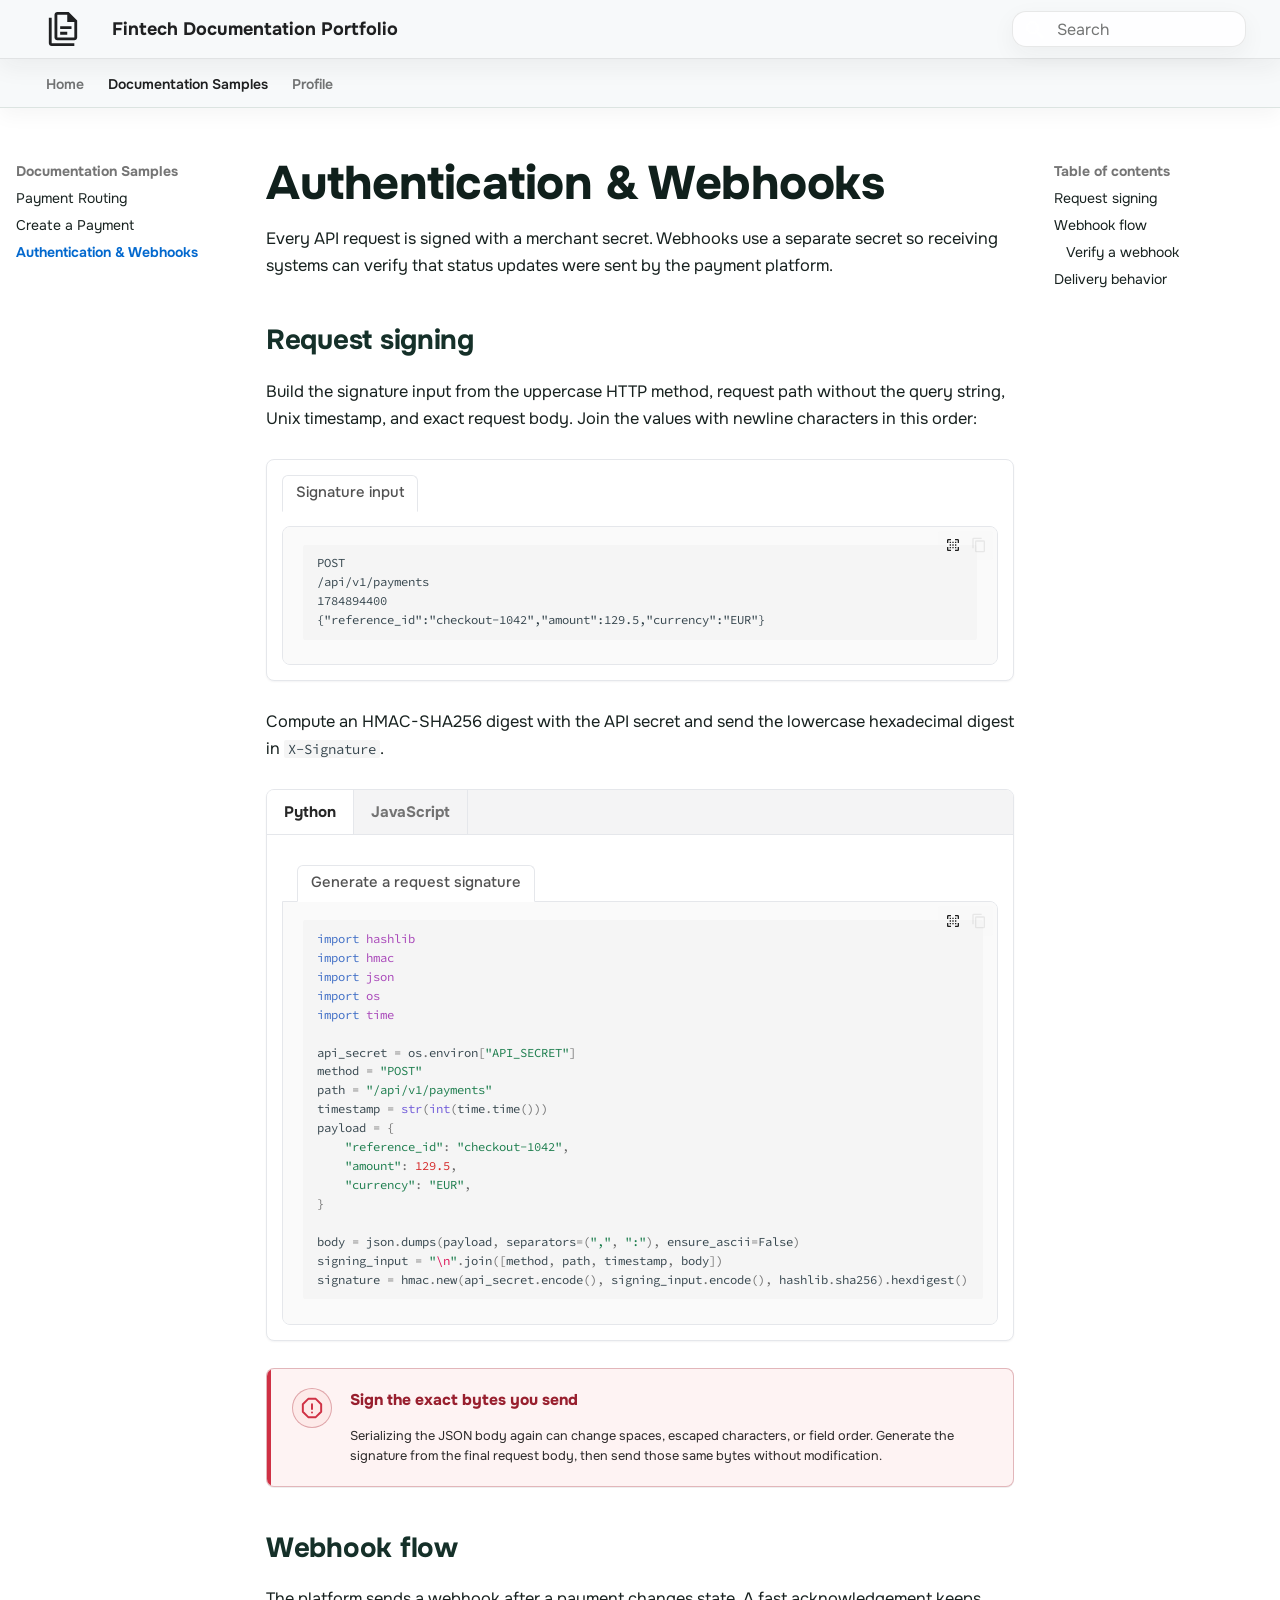
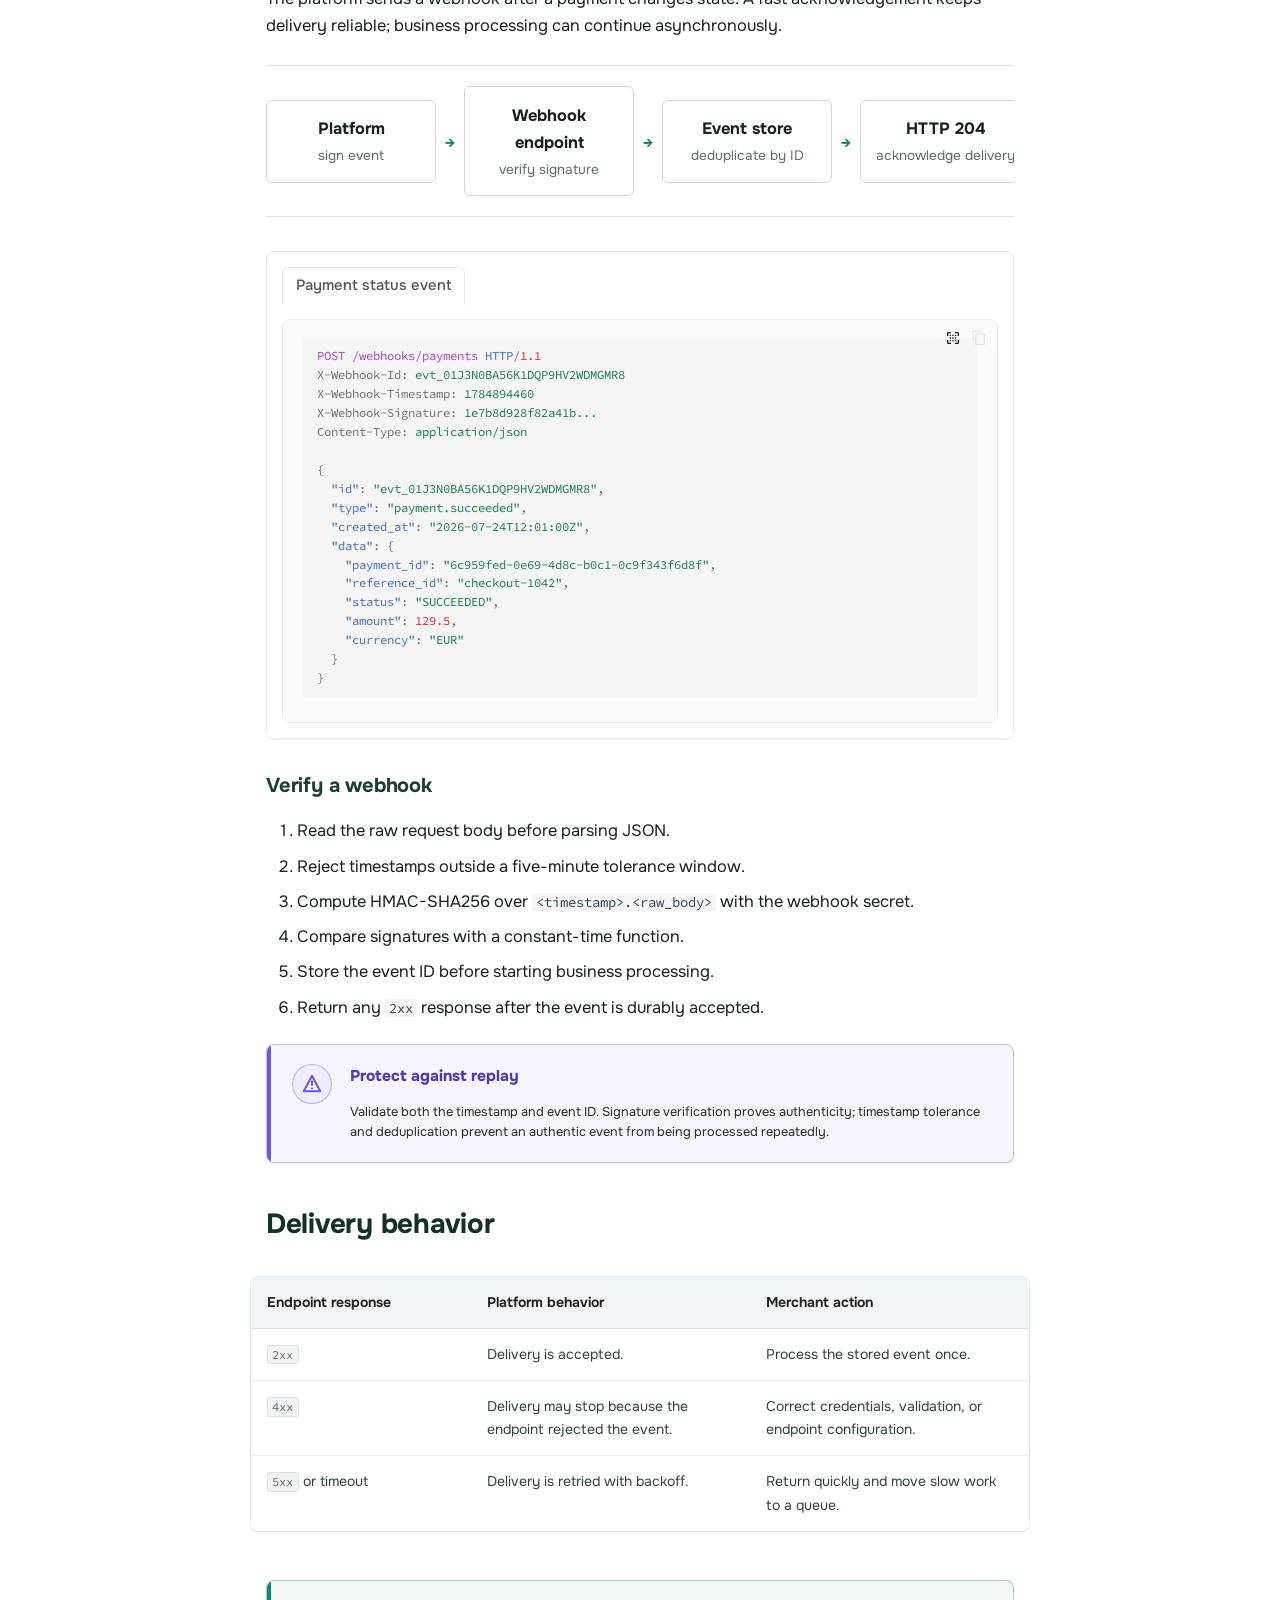
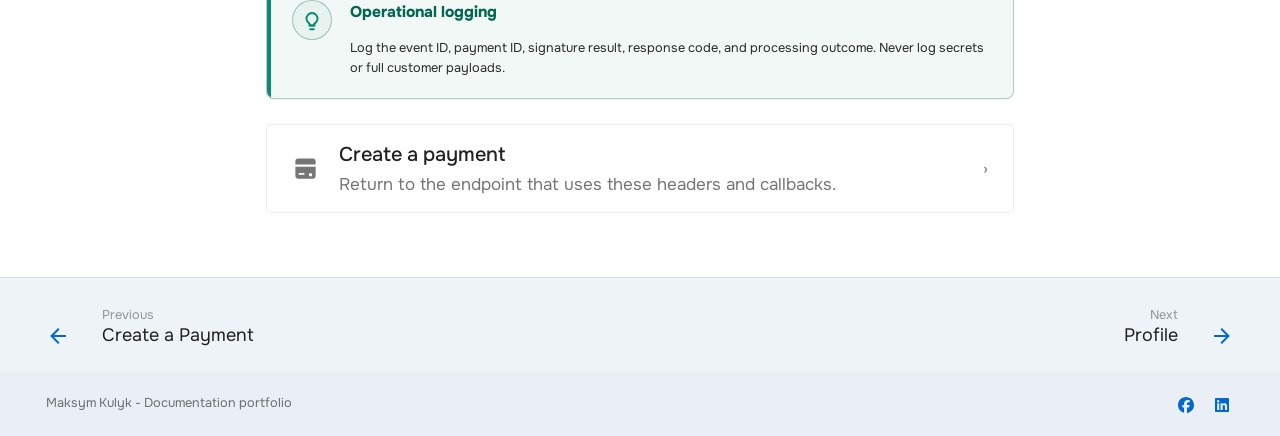
<file: api/authentication-webhooks/index.html>
<!doctype html>
<html lang="en" class="no-js">
  <head>
    
      <meta charset="utf-8">
      <meta name="viewport" content="width=device-width,initial-scale=1">
      
        <meta name="description" content="Selected product and API documentation samples for payment platforms.">
      
      
      
        <link rel="canonical" href="https://maksimkulik.github.io/fintech-documentation-portfolio/api/authentication-webhooks/">
      
      
        <link rel="prev" href="../create-payment/">
      
      
        <link rel="next" href="../../profile/">
      
      
        
      
      
      <link rel="icon" href="../../assets/images/favicon.png">
      <meta name="generator" content="mkdocs-1.6.1, mkdocs-material-9.7.7">
    
    
      
        <title>Authentication & Webhooks - Fintech Documentation Portfolio</title>
      
    
    
      <link rel="stylesheet" href="../../assets/stylesheets/main.ec1eaa64.min.css">
      
        
        <link rel="stylesheet" href="../../assets/stylesheets/palette.ab4e12ef.min.css">
      
      


    
    
      
    
    
      
        
        
        <link rel="preconnect" href="https://fonts.gstatic.com" crossorigin>
        <link rel="stylesheet" href="https://fonts.googleapis.com/css?family=Onest:300,300i,400,400i,700,700i%7CSource+Code+Pro:400,400i,700,700i&display=fallback">
        <style>:root{--md-text-font:"Onest";--md-code-font:"Source Code Pro"}</style>
      
    
    
      <link rel="stylesheet" href="../../stylesheets/extra.css">
    
      <link rel="stylesheet" href="../../stylesheets/api-components.css">
    
      <link rel="stylesheet" href="../../stylesheets/signal-admonitions.css">
    
    <script>__md_scope=new URL("../..",location),__md_hash=e=>[...e].reduce(((e,_)=>(e<<5)-e+_.charCodeAt(0)),0),__md_get=(e,_=localStorage,t=__md_scope)=>JSON.parse(_.getItem(t.pathname+"."+e)),__md_set=(e,_,t=localStorage,a=__md_scope)=>{try{t.setItem(a.pathname+"."+e,JSON.stringify(_))}catch(e){}}</script>
    
      

    
    
  </head>
  
  
    
    
      
    
    
    
    
    <body dir="ltr" data-md-color-scheme="default" data-md-color-primary="custom" data-md-color-accent="custom">
  
    
    <input class="md-toggle" data-md-toggle="drawer" type="checkbox" id="__drawer" autocomplete="off">
    <input class="md-toggle" data-md-toggle="search" type="checkbox" id="__search" autocomplete="off">
    <label class="md-overlay" for="__drawer"></label>
    <div data-md-component="skip">
      
        
        <a href="#authentication-webhooks" class="md-skip">
          Skip to content
        </a>
      
    </div>
    <div data-md-component="announce">
      
    </div>
    
    
      

<header class="md-header" data-md-component="header">
  <nav class="md-header__inner md-grid" aria-label="Header">
    <a href="../.." title="Fintech Documentation Portfolio" class="md-header__button md-logo" aria-label="Fintech Documentation Portfolio" data-md-component="logo">
      
  
  <svg xmlns="http://www.w3.org/2000/svg" viewBox="0 0 24 24"><path d="M16 0H8C6.9 0 6 .9 6 2v16c0 1.1.9 2 2 2h12c1.1 0 2-.9 2-2V6zm4 18H8V2h7v5h5zM4 4v18h16v2H4c-1.1 0-2-.9-2-2V4zm6 6v2h8v-2zm0 4v2h5v-2z"/></svg>

    </a>
    <label class="md-header__button md-icon" for="__drawer">
      
      <svg xmlns="http://www.w3.org/2000/svg" viewBox="0 0 24 24"><path d="M3 6h18v2H3zm0 5h18v2H3zm0 5h18v2H3z"/></svg>
    </label>
    <div class="md-header__title" data-md-component="header-title">
      <div class="md-header__ellipsis">
        <div class="md-header__topic">
          <span class="md-ellipsis">
            Fintech Documentation Portfolio
          </span>
        </div>
        <div class="md-header__topic" data-md-component="header-topic">
          <span class="md-ellipsis">
            
              Authentication & Webhooks
            
          </span>
        </div>
      </div>
    </div>
    
      
        <form class="md-header__option" data-md-component="palette">
  
    
    
    
    <input class="md-option" data-md-color-media="" data-md-color-scheme="default" data-md-color-primary="custom" data-md-color-accent="custom"  aria-hidden="true"  type="radio" name="__palette" id="__palette_0">
    
  
</form>
      
    
    
      <script>var palette=__md_get("__palette");if(palette&&palette.color){if("(prefers-color-scheme)"===palette.color.media){var media=matchMedia("(prefers-color-scheme: light)"),input=document.querySelector(media.matches?"[data-md-color-media='(prefers-color-scheme: light)']":"[data-md-color-media='(prefers-color-scheme: dark)']");palette.color.media=input.getAttribute("data-md-color-media"),palette.color.scheme=input.getAttribute("data-md-color-scheme"),palette.color.primary=input.getAttribute("data-md-color-primary"),palette.color.accent=input.getAttribute("data-md-color-accent")}for(var[key,value]of Object.entries(palette.color))document.body.setAttribute("data-md-color-"+key,value)}</script>
    
    
    
      
      
        <label class="md-header__button md-icon" for="__search">
          
          <svg xmlns="http://www.w3.org/2000/svg" viewBox="0 0 24 24"><path d="M9.5 3A6.5 6.5 0 0 1 16 9.5c0 1.61-.59 3.09-1.56 4.23l.27.27h.79l5 5-1.5 1.5-5-5v-.79l-.27-.27A6.52 6.52 0 0 1 9.5 16 6.5 6.5 0 0 1 3 9.5 6.5 6.5 0 0 1 9.5 3m0 2C7 5 5 7 5 9.5S7 14 9.5 14 14 12 14 9.5 12 5 9.5 5"/></svg>
        </label>
        <div class="md-search" data-md-component="search" role="dialog">
  <label class="md-search__overlay" for="__search"></label>
  <div class="md-search__inner" role="search">
    <form class="md-search__form" name="search">
      <input type="text" class="md-search__input" name="query" aria-label="Search" placeholder="Search" autocapitalize="off" autocorrect="off" autocomplete="off" spellcheck="false" data-md-component="search-query" required>
      <label class="md-search__icon md-icon" for="__search">
        
        <svg xmlns="http://www.w3.org/2000/svg" viewBox="0 0 24 24"><path d="M9.5 3A6.5 6.5 0 0 1 16 9.5c0 1.61-.59 3.09-1.56 4.23l.27.27h.79l5 5-1.5 1.5-5-5v-.79l-.27-.27A6.52 6.52 0 0 1 9.5 16 6.5 6.5 0 0 1 3 9.5 6.5 6.5 0 0 1 9.5 3m0 2C7 5 5 7 5 9.5S7 14 9.5 14 14 12 14 9.5 12 5 9.5 5"/></svg>
        
        <svg xmlns="http://www.w3.org/2000/svg" viewBox="0 0 24 24"><path d="M20 11v2H8l5.5 5.5-1.42 1.42L4.16 12l7.92-7.92L13.5 5.5 8 11z"/></svg>
      </label>
      <nav class="md-search__options" aria-label="Search">
        
        <button type="reset" class="md-search__icon md-icon" title="Clear" aria-label="Clear" tabindex="-1">
          
          <svg xmlns="http://www.w3.org/2000/svg" viewBox="0 0 24 24"><path d="M19 6.41 17.59 5 12 10.59 6.41 5 5 6.41 10.59 12 5 17.59 6.41 19 12 13.41 17.59 19 19 17.59 13.41 12z"/></svg>
        </button>
      </nav>
      
        <div class="md-search__suggest" data-md-component="search-suggest"></div>
      
    </form>
    <div class="md-search__output">
      <div class="md-search__scrollwrap" tabindex="0" data-md-scrollfix>
        <div class="md-search-result" data-md-component="search-result">
          <div class="md-search-result__meta">
            Initializing search
          </div>
          <ol class="md-search-result__list" role="presentation"></ol>
        </div>
      </div>
    </div>
  </div>
</div>
      
    
    
  </nav>
  
</header>
    
    <div class="md-container" data-md-component="container">
      
      
        
          
            
<nav class="md-tabs" aria-label="Tabs" data-md-component="tabs">
  <div class="md-grid">
    <ul class="md-tabs__list">
      
        
  
  
  
  
    <li class="md-tabs__item">
      <a href="../.." class="md-tabs__link">
        
  
  
    
  
  Home

      </a>
    </li>
  

      
        
  
  
  
    
  
  
    
    
      <li class="md-tabs__item md-tabs__item--active">
        <a href="../../guides/payment-routing/" class="md-tabs__link">
          
  
  
  Documentation Samples

        </a>
      </li>
    
  

      
        
  
  
  
  
    <li class="md-tabs__item">
      <a href="../../profile/" class="md-tabs__link">
        
  
  
    
  
  Profile

      </a>
    </li>
  

      
    </ul>
  </div>
</nav>
          
        
      
      <main class="md-main" data-md-component="main">
        <div class="md-main__inner md-grid">
          
            
              
              <div class="md-sidebar md-sidebar--primary" data-md-component="sidebar" data-md-type="navigation" >
                <div class="md-sidebar__scrollwrap">
                  <div class="md-sidebar__inner">
                    


  


<nav class="md-nav md-nav--primary md-nav--lifted" aria-label="Navigation" data-md-level="0">
  <label class="md-nav__title" for="__drawer">
    <a href="../.." title="Fintech Documentation Portfolio" class="md-nav__button md-logo" aria-label="Fintech Documentation Portfolio" data-md-component="logo">
      
  
  <svg xmlns="http://www.w3.org/2000/svg" viewBox="0 0 24 24"><path d="M16 0H8C6.9 0 6 .9 6 2v16c0 1.1.9 2 2 2h12c1.1 0 2-.9 2-2V6zm4 18H8V2h7v5h5zM4 4v18h16v2H4c-1.1 0-2-.9-2-2V4zm6 6v2h8v-2zm0 4v2h5v-2z"/></svg>

    </a>
    Fintech Documentation Portfolio
  </label>
  
  <ul class="md-nav__list" data-md-scrollfix>
    
      
      
  
  
  
  
    <li class="md-nav__item">
      <a href="../.." class="md-nav__link">
        
  
  
  <span class="md-ellipsis">
    
  
    Home
  

    
  </span>
  
  

      </a>
    </li>
  

    
      
      
  
  
    
  
  
  
    
    
    
    
      
        
        
      
      
    
    
    <li class="md-nav__item md-nav__item--active md-nav__item--section md-nav__item--nested">
      
        
        
        <input class="md-nav__toggle md-toggle " type="checkbox" id="__nav_2" checked>
        
          
          <label class="md-nav__link" for="__nav_2" id="__nav_2_label" tabindex="">
            
  
  
  <span class="md-ellipsis">
    
  
    Documentation Samples
  

    
  </span>
  
  

            <span class="md-nav__icon md-icon"></span>
          </label>
        
        <nav class="md-nav" data-md-level="1" aria-labelledby="__nav_2_label" aria-expanded="true">
          <label class="md-nav__title" for="__nav_2">
            <span class="md-nav__icon md-icon"></span>
            
  
    Documentation Samples
  

          </label>
          <ul class="md-nav__list" data-md-scrollfix>
            
              
                
  
  
  
  
    <li class="md-nav__item">
      <a href="../../guides/payment-routing/" class="md-nav__link">
        
  
  
  <span class="md-ellipsis">
    
  
    Payment Routing
  

    
  </span>
  
  

      </a>
    </li>
  

              
            
              
                
  
  
  
  
    <li class="md-nav__item">
      <a href="../create-payment/" class="md-nav__link">
        
  
  
  <span class="md-ellipsis">
    
  
    Create a Payment
  

    
  </span>
  
  

      </a>
    </li>
  

              
            
              
                
  
  
    
  
  
  
    <li class="md-nav__item md-nav__item--active">
      
      <input class="md-nav__toggle md-toggle" type="checkbox" id="__toc">
      
      
        
      
      
        <label class="md-nav__link md-nav__link--active" for="__toc">
          
  
  
  <span class="md-ellipsis">
    
  
    Authentication & Webhooks
  

    
  </span>
  
  

          <span class="md-nav__icon md-icon"></span>
        </label>
      
      <a href="./" class="md-nav__link md-nav__link--active">
        
  
  
  <span class="md-ellipsis">
    
  
    Authentication & Webhooks
  

    
  </span>
  
  

      </a>
      
        

<nav class="md-nav md-nav--secondary" aria-label="Table of contents">
  
  
  
    
  
  
    <label class="md-nav__title" for="__toc">
      <span class="md-nav__icon md-icon"></span>
      Table of contents
    </label>
    <ul class="md-nav__list" data-md-component="toc" data-md-scrollfix>
      
        <li class="md-nav__item">
  <a href="#request-signing" class="md-nav__link">
    <span class="md-ellipsis">
      
        Request signing
      
    </span>
  </a>
  
</li>
      
        <li class="md-nav__item">
  <a href="#webhook-flow" class="md-nav__link">
    <span class="md-ellipsis">
      
        Webhook flow
      
    </span>
  </a>
  
    <nav class="md-nav" aria-label="Webhook flow">
      <ul class="md-nav__list">
        
          <li class="md-nav__item">
  <a href="#verify-a-webhook" class="md-nav__link">
    <span class="md-ellipsis">
      
        Verify a webhook
      
    </span>
  </a>
  
</li>
        
      </ul>
    </nav>
  
</li>
      
        <li class="md-nav__item">
  <a href="#delivery-behavior" class="md-nav__link">
    <span class="md-ellipsis">
      
        Delivery behavior
      
    </span>
  </a>
  
</li>
      
    </ul>
  
</nav>
      
    </li>
  

              
            
          </ul>
        </nav>
      
    </li>
  

    
      
      
  
  
  
  
    <li class="md-nav__item">
      <a href="../../profile/" class="md-nav__link">
        
  
  
  <span class="md-ellipsis">
    
  
    Profile
  

    
  </span>
  
  

      </a>
    </li>
  

    
  </ul>
</nav>
                  </div>
                </div>
              </div>
            
            
              
              <div class="md-sidebar md-sidebar--secondary" data-md-component="sidebar" data-md-type="toc" >
                <div class="md-sidebar__scrollwrap">
                  <div class="md-sidebar__inner">
                    

<nav class="md-nav md-nav--secondary" aria-label="Table of contents">
  
  
  
    
  
  
    <label class="md-nav__title" for="__toc">
      <span class="md-nav__icon md-icon"></span>
      Table of contents
    </label>
    <ul class="md-nav__list" data-md-component="toc" data-md-scrollfix>
      
        <li class="md-nav__item">
  <a href="#request-signing" class="md-nav__link">
    <span class="md-ellipsis">
      
        Request signing
      
    </span>
  </a>
  
</li>
      
        <li class="md-nav__item">
  <a href="#webhook-flow" class="md-nav__link">
    <span class="md-ellipsis">
      
        Webhook flow
      
    </span>
  </a>
  
    <nav class="md-nav" aria-label="Webhook flow">
      <ul class="md-nav__list">
        
          <li class="md-nav__item">
  <a href="#verify-a-webhook" class="md-nav__link">
    <span class="md-ellipsis">
      
        Verify a webhook
      
    </span>
  </a>
  
</li>
        
      </ul>
    </nav>
  
</li>
      
        <li class="md-nav__item">
  <a href="#delivery-behavior" class="md-nav__link">
    <span class="md-ellipsis">
      
        Delivery behavior
      
    </span>
  </a>
  
</li>
      
    </ul>
  
</nav>
                  </div>
                </div>
              </div>
            
          
          
            <div class="md-content" data-md-component="content">
              
              <article class="md-content__inner md-typeset">
                
                  



<h1 id="authentication-webhooks">Authentication &amp; Webhooks<a class="headerlink" href="#authentication-webhooks" title="Permanent link">&para;</a></h1>
<p>Every API request is signed with a merchant secret. Webhooks use a separate secret so receiving systems can verify that status updates were sent by the payment platform.</p>
<h2 id="request-signing">Request signing<a class="headerlink" href="#request-signing" title="Permanent link">&para;</a></h2>
<p>Build the signature input from the uppercase HTTP method, request path without the query string, Unix timestamp, and exact request body. Join the values with newline characters in this order:</p>
<section class="api-example-card">
<div class="api-example-card__title">Signature input</div>
  <div class="api-example-card__body" markdown="1">

<div class="language-text highlight"><pre><span></span><code><span id="__span-0-1"><a id="__codelineno-0-1" name="__codelineno-0-1" href="#__codelineno-0-1"></a>POST
</span><span id="__span-0-2"><a id="__codelineno-0-2" name="__codelineno-0-2" href="#__codelineno-0-2"></a>/api/v1/payments
</span><span id="__span-0-3"><a id="__codelineno-0-3" name="__codelineno-0-3" href="#__codelineno-0-3"></a>1784894400
</span><span id="__span-0-4"><a id="__codelineno-0-4" name="__codelineno-0-4" href="#__codelineno-0-4"></a>{"reference_id":"checkout-1042","amount":129.5,"currency":"EUR"}
</span></code></pre></div>

  </div>
</section>

<p>Compute an HMAC-SHA256 digest with the API secret and send the lowercase hexadecimal digest in <code>X-Signature</code>.</p>
<section class="api-example-card api-example-tabs">
  <div class="api-example-tabs__nav" role="tablist"></div>
  <div class="api-example-tabs__body">
<div class="api-example-option is-active" data-label="Python" markdown="1">
<div class="api-example-card__title">Generate a request signature</div>
<div class="language-python highlight"><pre><span></span><code><span id="__span-1-1"><a id="__codelineno-1-1" name="__codelineno-1-1" href="#__codelineno-1-1"></a><span class="kn">import</span><span class="w"> </span><span class="nn">hashlib</span>
</span><span id="__span-1-2"><a id="__codelineno-1-2" name="__codelineno-1-2" href="#__codelineno-1-2"></a><span class="kn">import</span><span class="w"> </span><span class="nn">hmac</span>
</span><span id="__span-1-3"><a id="__codelineno-1-3" name="__codelineno-1-3" href="#__codelineno-1-3"></a><span class="kn">import</span><span class="w"> </span><span class="nn">json</span>
</span><span id="__span-1-4"><a id="__codelineno-1-4" name="__codelineno-1-4" href="#__codelineno-1-4"></a><span class="kn">import</span><span class="w"> </span><span class="nn">os</span>
</span><span id="__span-1-5"><a id="__codelineno-1-5" name="__codelineno-1-5" href="#__codelineno-1-5"></a><span class="kn">import</span><span class="w"> </span><span class="nn">time</span>
</span><span id="__span-1-6"><a id="__codelineno-1-6" name="__codelineno-1-6" href="#__codelineno-1-6"></a>
</span><span id="__span-1-7"><a id="__codelineno-1-7" name="__codelineno-1-7" href="#__codelineno-1-7"></a><span class="n">api_secret</span> <span class="o">=</span> <span class="n">os</span><span class="o">.</span><span class="n">environ</span><span class="p">[</span><span class="s2">"API_SECRET"</span><span class="p">]</span>
</span><span id="__span-1-8"><a id="__codelineno-1-8" name="__codelineno-1-8" href="#__codelineno-1-8"></a><span class="n">method</span> <span class="o">=</span> <span class="s2">"POST"</span>
</span><span id="__span-1-9"><a id="__codelineno-1-9" name="__codelineno-1-9" href="#__codelineno-1-9"></a><span class="n">path</span> <span class="o">=</span> <span class="s2">"/api/v1/payments"</span>
</span><span id="__span-1-10"><a id="__codelineno-1-10" name="__codelineno-1-10" href="#__codelineno-1-10"></a><span class="n">timestamp</span> <span class="o">=</span> <span class="nb">str</span><span class="p">(</span><span class="nb">int</span><span class="p">(</span><span class="n">time</span><span class="o">.</span><span class="n">time</span><span class="p">()))</span>
</span><span id="__span-1-11"><a id="__codelineno-1-11" name="__codelineno-1-11" href="#__codelineno-1-11"></a><span class="n">payload</span> <span class="o">=</span> <span class="p">{</span>
</span><span id="__span-1-12"><a id="__codelineno-1-12" name="__codelineno-1-12" href="#__codelineno-1-12"></a>    <span class="s2">"reference_id"</span><span class="p">:</span> <span class="s2">"checkout-1042"</span><span class="p">,</span>
</span><span id="__span-1-13"><a id="__codelineno-1-13" name="__codelineno-1-13" href="#__codelineno-1-13"></a>    <span class="s2">"amount"</span><span class="p">:</span> <span class="mf">129.5</span><span class="p">,</span>
</span><span id="__span-1-14"><a id="__codelineno-1-14" name="__codelineno-1-14" href="#__codelineno-1-14"></a>    <span class="s2">"currency"</span><span class="p">:</span> <span class="s2">"EUR"</span><span class="p">,</span>
</span><span id="__span-1-15"><a id="__codelineno-1-15" name="__codelineno-1-15" href="#__codelineno-1-15"></a><span class="p">}</span>
</span><span id="__span-1-16"><a id="__codelineno-1-16" name="__codelineno-1-16" href="#__codelineno-1-16"></a>
</span><span id="__span-1-17"><a id="__codelineno-1-17" name="__codelineno-1-17" href="#__codelineno-1-17"></a><span class="n">body</span> <span class="o">=</span> <span class="n">json</span><span class="o">.</span><span class="n">dumps</span><span class="p">(</span><span class="n">payload</span><span class="p">,</span> <span class="n">separators</span><span class="o">=</span><span class="p">(</span><span class="s2">","</span><span class="p">,</span> <span class="s2">":"</span><span class="p">),</span> <span class="n">ensure_ascii</span><span class="o">=</span><span class="kc">False</span><span class="p">)</span>
</span><span id="__span-1-18"><a id="__codelineno-1-18" name="__codelineno-1-18" href="#__codelineno-1-18"></a><span class="n">signing_input</span> <span class="o">=</span> <span class="s2">"</span><span class="se">\n</span><span class="s2">"</span><span class="o">.</span><span class="n">join</span><span class="p">([</span><span class="n">method</span><span class="p">,</span> <span class="n">path</span><span class="p">,</span> <span class="n">timestamp</span><span class="p">,</span> <span class="n">body</span><span class="p">])</span>
</span><span id="__span-1-19"><a id="__codelineno-1-19" name="__codelineno-1-19" href="#__codelineno-1-19"></a><span class="n">signature</span> <span class="o">=</span> <span class="n">hmac</span><span class="o">.</span><span class="n">new</span><span class="p">(</span><span class="n">api_secret</span><span class="o">.</span><span class="n">encode</span><span class="p">(),</span> <span class="n">signing_input</span><span class="o">.</span><span class="n">encode</span><span class="p">(),</span> <span class="n">hashlib</span><span class="o">.</span><span class="n">sha256</span><span class="p">)</span><span class="o">.</span><span class="n">hexdigest</span><span class="p">()</span>
</span></code></pre></div>

</div>

<div class="api-example-option" data-label="JavaScript" markdown="1">
<div class="api-example-card__title">Generate a request signature</div>
<div class="language-javascript highlight"><pre><span></span><code><span id="__span-2-1"><a id="__codelineno-2-1" name="__codelineno-2-1" href="#__codelineno-2-1"></a><span class="k">import</span><span class="w"> </span><span class="p">{</span><span class="w"> </span><span class="nx">createHmac</span><span class="w"> </span><span class="p">}</span><span class="w"> </span><span class="kr">from</span><span class="w"> </span><span class="s2">"node:crypto"</span><span class="p">;</span>
</span><span id="__span-2-2"><a id="__codelineno-2-2" name="__codelineno-2-2" href="#__codelineno-2-2"></a>
</span><span id="__span-2-3"><a id="__codelineno-2-3" name="__codelineno-2-3" href="#__codelineno-2-3"></a><span class="kd">const</span><span class="w"> </span><span class="nx">method</span><span class="w"> </span><span class="o">=</span><span class="w"> </span><span class="s2">"POST"</span><span class="p">;</span>
</span><span id="__span-2-4"><a id="__codelineno-2-4" name="__codelineno-2-4" href="#__codelineno-2-4"></a><span class="kd">const</span><span class="w"> </span><span class="nx">path</span><span class="w"> </span><span class="o">=</span><span class="w"> </span><span class="s2">"/api/v1/payments"</span><span class="p">;</span>
</span><span id="__span-2-5"><a id="__codelineno-2-5" name="__codelineno-2-5" href="#__codelineno-2-5"></a><span class="kd">const</span><span class="w"> </span><span class="nx">timestamp</span><span class="w"> </span><span class="o">=</span><span class="w"> </span><span class="nb">Math</span><span class="p">.</span><span class="nx">floor</span><span class="p">(</span><span class="nb">Date</span><span class="p">.</span><span class="nx">now</span><span class="p">()</span><span class="w"> </span><span class="o">/</span><span class="w"> </span><span class="mf">1000</span><span class="p">).</span><span class="nx">toString</span><span class="p">();</span>
</span><span id="__span-2-6"><a id="__codelineno-2-6" name="__codelineno-2-6" href="#__codelineno-2-6"></a><span class="kd">const</span><span class="w"> </span><span class="nx">apiSecret</span><span class="w"> </span><span class="o">=</span><span class="w"> </span><span class="nx">process</span><span class="p">.</span><span class="nx">env</span><span class="p">.</span><span class="nx">API_SECRET</span><span class="p">;</span>
</span><span id="__span-2-7"><a id="__codelineno-2-7" name="__codelineno-2-7" href="#__codelineno-2-7"></a>
</span><span id="__span-2-8"><a id="__codelineno-2-8" name="__codelineno-2-8" href="#__codelineno-2-8"></a><span class="k">if</span><span class="w"> </span><span class="p">(</span><span class="o">!</span><span class="nx">apiSecret</span><span class="p">)</span><span class="w"> </span><span class="k">throw</span><span class="w"> </span><span class="ow">new</span><span class="w"> </span><span class="ne">Error</span><span class="p">(</span><span class="s2">"API_SECRET is not set"</span><span class="p">);</span>
</span><span id="__span-2-9"><a id="__codelineno-2-9" name="__codelineno-2-9" href="#__codelineno-2-9"></a>
</span><span id="__span-2-10"><a id="__codelineno-2-10" name="__codelineno-2-10" href="#__codelineno-2-10"></a><span class="kd">const</span><span class="w"> </span><span class="nx">body</span><span class="w"> </span><span class="o">=</span><span class="w"> </span><span class="nb">JSON</span><span class="p">.</span><span class="nx">stringify</span><span class="p">({</span>
</span><span id="__span-2-11"><a id="__codelineno-2-11" name="__codelineno-2-11" href="#__codelineno-2-11"></a><span class="w">  </span><span class="nx">reference_id</span><span class="o">:</span><span class="w"> </span><span class="s2">"checkout-1042"</span><span class="p">,</span>
</span><span id="__span-2-12"><a id="__codelineno-2-12" name="__codelineno-2-12" href="#__codelineno-2-12"></a><span class="w">  </span><span class="nx">amount</span><span class="o">:</span><span class="w"> </span><span class="mf">129.5</span><span class="p">,</span>
</span><span id="__span-2-13"><a id="__codelineno-2-13" name="__codelineno-2-13" href="#__codelineno-2-13"></a><span class="w">  </span><span class="nx">currency</span><span class="o">:</span><span class="w"> </span><span class="s2">"EUR"</span><span class="p">,</span>
</span><span id="__span-2-14"><a id="__codelineno-2-14" name="__codelineno-2-14" href="#__codelineno-2-14"></a><span class="p">});</span>
</span><span id="__span-2-15"><a id="__codelineno-2-15" name="__codelineno-2-15" href="#__codelineno-2-15"></a>
</span><span id="__span-2-16"><a id="__codelineno-2-16" name="__codelineno-2-16" href="#__codelineno-2-16"></a><span class="kd">const</span><span class="w"> </span><span class="nx">signingInput</span><span class="w"> </span><span class="o">=</span><span class="w"> </span><span class="p">[</span><span class="nx">method</span><span class="p">,</span><span class="w"> </span><span class="nx">path</span><span class="p">,</span><span class="w"> </span><span class="nx">timestamp</span><span class="p">,</span><span class="w"> </span><span class="nx">body</span><span class="p">].</span><span class="nx">join</span><span class="p">(</span><span class="s2">"\n"</span><span class="p">);</span>
</span><span id="__span-2-17"><a id="__codelineno-2-17" name="__codelineno-2-17" href="#__codelineno-2-17"></a><span class="kd">const</span><span class="w"> </span><span class="nx">signature</span><span class="w"> </span><span class="o">=</span><span class="w"> </span><span class="nx">createHmac</span><span class="p">(</span><span class="s2">"sha256"</span><span class="p">,</span><span class="w"> </span><span class="nx">apiSecret</span><span class="p">)</span>
</span><span id="__span-2-18"><a id="__codelineno-2-18" name="__codelineno-2-18" href="#__codelineno-2-18"></a><span class="w">  </span><span class="p">.</span><span class="nx">update</span><span class="p">(</span><span class="nx">signingInput</span><span class="p">,</span><span class="w"> </span><span class="s2">"utf8"</span><span class="p">)</span>
</span><span id="__span-2-19"><a id="__codelineno-2-19" name="__codelineno-2-19" href="#__codelineno-2-19"></a><span class="w">  </span><span class="p">.</span><span class="nx">digest</span><span class="p">(</span><span class="s2">"hex"</span><span class="p">);</span>
</span></code></pre></div>

</div>
  </div>
</section>

<div class="admonition danger">
<p class="admonition-title">Sign the exact bytes you send</p>
<p>Serializing the JSON body again can change spaces, escaped characters, or field order. Generate the signature from the final request body, then send those same bytes without modification.</p>
</div>
<h2 id="webhook-flow">Webhook flow<a class="headerlink" href="#webhook-flow" title="Permanent link">&para;</a></h2>
<p>The platform sends a webhook after a payment changes state. A fast acknowledgement keeps delivery reliable; business processing can continue asynchronously.</p>
<div class="sequence" role="img" aria-label="The platform sends a signed webhook. The merchant verifies the raw body and timestamp, stores the event, and returns a successful response.">
  <div class="sequence__node"><strong>Platform</strong><span>sign event</span></div>
  <span class="sequence__arrow" aria-hidden="true">&#8594;</span>
  <div class="sequence__node"><strong>Webhook endpoint</strong><span>verify signature</span></div>
  <span class="sequence__arrow" aria-hidden="true">&#8594;</span>
  <div class="sequence__node"><strong>Event store</strong><span>deduplicate by ID</span></div>
  <span class="sequence__arrow" aria-hidden="true">&#8594;</span>
  <div class="sequence__node"><strong>HTTP 204</strong><span>acknowledge delivery</span></div>
</div>

<section class="api-example-card">
<div class="api-example-card__title">Payment status event</div>
  <div class="api-example-card__body" markdown="1">

<div class="language-http highlight"><pre><span></span><code><span id="__span-3-1"><a id="__codelineno-3-1" name="__codelineno-3-1" href="#__codelineno-3-1"></a><span class="nf">POST</span> <span class="nn">/webhooks/payments</span> <span class="kr">HTTP</span><span class="o">/</span><span class="m">1.1</span>
</span><span id="__span-3-2"><a id="__codelineno-3-2" name="__codelineno-3-2" href="#__codelineno-3-2"></a><span class="na">X-Webhook-Id</span><span class="o">:</span> <span class="l">evt_01J3N0BA56K1DQP9HV2WDMGMR8</span>
</span><span id="__span-3-3"><a id="__codelineno-3-3" name="__codelineno-3-3" href="#__codelineno-3-3"></a><span class="na">X-Webhook-Timestamp</span><span class="o">:</span> <span class="l">1784894460</span>
</span><span id="__span-3-4"><a id="__codelineno-3-4" name="__codelineno-3-4" href="#__codelineno-3-4"></a><span class="na">X-Webhook-Signature</span><span class="o">:</span> <span class="l">1e7b8d928f82a41b...</span>
</span><span id="__span-3-5"><a id="__codelineno-3-5" name="__codelineno-3-5" href="#__codelineno-3-5"></a><span class="na">Content-Type</span><span class="o">:</span> <span class="l">application/json</span>
</span><span id="__span-3-6"><a id="__codelineno-3-6" name="__codelineno-3-6" href="#__codelineno-3-6"></a>
</span><span id="__span-3-7"><a id="__codelineno-3-7" name="__codelineno-3-7" href="#__codelineno-3-7"></a><span class="p">{</span>
</span><span id="__span-3-8"><a id="__codelineno-3-8" name="__codelineno-3-8" href="#__codelineno-3-8"></a><span class="w">  </span><span class="nt">"id"</span><span class="p">:</span><span class="w"> </span><span class="s2">"evt_01J3N0BA56K1DQP9HV2WDMGMR8"</span><span class="p">,</span>
</span><span id="__span-3-9"><a id="__codelineno-3-9" name="__codelineno-3-9" href="#__codelineno-3-9"></a><span class="w">  </span><span class="nt">"type"</span><span class="p">:</span><span class="w"> </span><span class="s2">"payment.succeeded"</span><span class="p">,</span>
</span><span id="__span-3-10"><a id="__codelineno-3-10" name="__codelineno-3-10" href="#__codelineno-3-10"></a><span class="w">  </span><span class="nt">"created_at"</span><span class="p">:</span><span class="w"> </span><span class="s2">"2026-07-24T12:01:00Z"</span><span class="p">,</span>
</span><span id="__span-3-11"><a id="__codelineno-3-11" name="__codelineno-3-11" href="#__codelineno-3-11"></a><span class="w">  </span><span class="nt">"data"</span><span class="p">:</span><span class="w"> </span><span class="p">{</span>
</span><span id="__span-3-12"><a id="__codelineno-3-12" name="__codelineno-3-12" href="#__codelineno-3-12"></a><span class="w">    </span><span class="nt">"payment_id"</span><span class="p">:</span><span class="w"> </span><span class="s2">"6c959fed-0e69-4d8c-b0c1-0c9f343f6d8f"</span><span class="p">,</span>
</span><span id="__span-3-13"><a id="__codelineno-3-13" name="__codelineno-3-13" href="#__codelineno-3-13"></a><span class="w">    </span><span class="nt">"reference_id"</span><span class="p">:</span><span class="w"> </span><span class="s2">"checkout-1042"</span><span class="p">,</span>
</span><span id="__span-3-14"><a id="__codelineno-3-14" name="__codelineno-3-14" href="#__codelineno-3-14"></a><span class="w">    </span><span class="nt">"status"</span><span class="p">:</span><span class="w"> </span><span class="s2">"SUCCEEDED"</span><span class="p">,</span>
</span><span id="__span-3-15"><a id="__codelineno-3-15" name="__codelineno-3-15" href="#__codelineno-3-15"></a><span class="w">    </span><span class="nt">"amount"</span><span class="p">:</span><span class="w"> </span><span class="mf">129.5</span><span class="p">,</span>
</span><span id="__span-3-16"><a id="__codelineno-3-16" name="__codelineno-3-16" href="#__codelineno-3-16"></a><span class="w">    </span><span class="nt">"currency"</span><span class="p">:</span><span class="w"> </span><span class="s2">"EUR"</span>
</span><span id="__span-3-17"><a id="__codelineno-3-17" name="__codelineno-3-17" href="#__codelineno-3-17"></a><span class="w">  </span><span class="p">}</span>
</span><span id="__span-3-18"><a id="__codelineno-3-18" name="__codelineno-3-18" href="#__codelineno-3-18"></a><span class="p">}</span>
</span></code></pre></div>

  </div>
</section>

<h3 id="verify-a-webhook">Verify a webhook<a class="headerlink" href="#verify-a-webhook" title="Permanent link">&para;</a></h3>
<ol>
<li>Read the raw request body before parsing JSON.</li>
<li>Reject timestamps outside a five-minute tolerance window.</li>
<li>Compute HMAC-SHA256 over <code>&lt;timestamp&gt;.&lt;raw_body&gt;</code> with the webhook secret.</li>
<li>Compare signatures with a constant-time function.</li>
<li>Store the event ID before starting business processing.</li>
<li>Return any <code>2xx</code> response after the event is durably accepted.</li>
</ol>
<div class="admonition important">
<p class="admonition-title">Protect against replay</p>
<p>Validate both the timestamp and event ID. Signature verification proves authenticity; timestamp tolerance and deduplication prevent an authentic event from being processed repeatedly.</p>
</div>
<h2 id="delivery-behavior">Delivery behavior<a class="headerlink" href="#delivery-behavior" title="Permanent link">&para;</a></h2>
<table>
<thead>
<tr>
<th>Endpoint response</th>
<th>Platform behavior</th>
<th>Merchant action</th>
</tr>
</thead>
<tbody>
<tr>
<td><code>2xx</code></td>
<td>Delivery is accepted.</td>
<td>Process the stored event once.</td>
</tr>
<tr>
<td><code>4xx</code></td>
<td>Delivery may stop because the endpoint rejected the event.</td>
<td>Correct credentials, validation, or endpoint configuration.</td>
</tr>
<tr>
<td><code>5xx</code> or timeout</td>
<td>Delivery is retried with backoff.</td>
<td>Return quickly and move slow work to a queue.</td>
</tr>
</tbody>
</table>
<div class="admonition tip">
<p class="admonition-title">Operational logging</p>
<p>Log the event ID, payment ID, signature result, response code, and processing outcome. Never log secrets or full customer payloads.</p>
</div>
<p><a class="api-page-link" href="../create-payment/"><span class="api-page-link__icon"><svg viewBox="0 0 24 24" aria-hidden="true"><path d="M3 5.5A2.5 2.5 0 0 1 5.5 3h13A2.5 2.5 0 0 1 21 5.5v3H3v-3z"></path><path d="M3 10.5h18v8A2.5 2.5 0 0 1 18.5 21h-13A2.5 2.5 0 0 1 3 18.5v-8zm3 5.5v1.5h5V16H6zm10.5 0a1.5 1.5 0 1 0 0 3 1.5 1.5 0 0 0 0-3z"></path></svg></span><span class="api-page-link__body"><span class="api-page-link__title">Create a payment</span><span class="api-page-link__description">Return to the endpoint that uses these headers and callbacks.</span></span><span class="api-page-link__arrow">›</span></a></p>












                
              </article>
            </div>
          
          
<script>var target=document.getElementById(location.hash.slice(1));target&&target.name&&(target.checked=target.name.startsWith("__tabbed_"))</script>
        </div>
        
          <button type="button" class="md-top md-icon" data-md-component="top" hidden>
  
  <svg xmlns="http://www.w3.org/2000/svg" viewBox="0 0 24 24"><path d="M13 20h-2V8l-5.5 5.5-1.42-1.42L12 4.16l7.92 7.92-1.42 1.42L13 8z"/></svg>
  Back to top
</button>
        
      </main>
      
        <footer class="md-footer">
  
    
      
      <nav class="md-footer__inner md-grid" aria-label="Footer" >
        
          
          <a href="../create-payment/" class="md-footer__link md-footer__link--prev" aria-label="Previous: Create a Payment">
            <div class="md-footer__button md-icon">
              
              <svg xmlns="http://www.w3.org/2000/svg" viewBox="0 0 24 24"><path d="M20 11v2H8l5.5 5.5-1.42 1.42L4.16 12l7.92-7.92L13.5 5.5 8 11z"/></svg>
            </div>
            <div class="md-footer__title">
              <span class="md-footer__direction">
                Previous
              </span>
              <div class="md-ellipsis">
                Create a Payment
              </div>
            </div>
          </a>
        
        
          
          <a href="../../profile/" class="md-footer__link md-footer__link--next" aria-label="Next: Profile">
            <div class="md-footer__title">
              <span class="md-footer__direction">
                Next
              </span>
              <div class="md-ellipsis">
                Profile
              </div>
            </div>
            <div class="md-footer__button md-icon">
              
              <svg xmlns="http://www.w3.org/2000/svg" viewBox="0 0 24 24"><path d="M4 11v2h12l-5.5 5.5 1.42 1.42L19.84 12l-7.92-7.92L10.5 5.5 16 11z"/></svg>
            </div>
          </a>
        
      </nav>
    
  
  <div class="md-footer-meta md-typeset">
    <div class="md-footer-meta__inner md-grid">
      <div class="md-copyright">
  
    <div class="md-copyright__highlight">
      Maksym Kulyk - Documentation portfolio
    </div>
  
  
</div>
      
        
<div class="md-social">
  
    
    
    
    
    <a href="https://www.facebook.com/maksim.kulik.2025/" target="_blank" rel="noopener" title="Facebook" class="md-social__link">
      <svg xmlns="http://www.w3.org/2000/svg" viewBox="0 0 512 512"><!--! Font Awesome Free 7.1.0 by @fontawesome - https://fontawesome.com License - https://fontawesome.com/license/free (Icons: CC BY 4.0, Fonts: SIL OFL 1.1, Code: MIT License) Copyright 2025 Fonticons, Inc.--><path d="M512 256C512 114.6 397.4 0 256 0S0 114.6 0 256c0 120 82.7 220.8 194.2 248.5V334.2h-52.8V256h52.8v-33.7c0-87.1 39.4-127.5 125-127.5 16.2 0 44.2 3.2 55.7 6.4V172c-6-.6-16.5-1-29.6-1-42 0-58.2 15.9-58.2 57.2V256h83.6l-14.4 78.2H287v175.9C413.8 494.8 512 386.9 512 256"/></svg>
    </a>
  
    
    
    
    
    <a href="https://www.linkedin.com/in/maksym-kulyk-ab55b8186" target="_blank" rel="noopener" title="LinkedIn" class="md-social__link">
      <svg xmlns="http://www.w3.org/2000/svg" viewBox="0 0 448 512"><!--! Font Awesome Free 7.1.0 by @fontawesome - https://fontawesome.com License - https://fontawesome.com/license/free (Icons: CC BY 4.0, Fonts: SIL OFL 1.1, Code: MIT License) Copyright 2025 Fonticons, Inc.--><path d="M416 32H31.9C14.3 32 0 46.5 0 64.3v383.4C0 465.5 14.3 480 31.9 480H416c17.6 0 32-14.5 32-32.3V64.3c0-17.8-14.4-32.3-32-32.3M135.4 416H69V202.2h66.5V416zM102.2 96a38.5 38.5 0 1 1 0 77 38.5 38.5 0 1 1 0-77m282.1 320h-66.4V312c0-24.8-.5-56.7-34.5-56.7-34.6 0-39.9 27-39.9 54.9V416h-66.4V202.2h63.7v29.2h.9c8.9-16.8 30.6-34.5 62.9-34.5 67.2 0 79.7 44.3 79.7 101.9z"/></svg>
    </a>
  
</div>
      
    </div>
  </div>
</footer>
      
    </div>
    <div class="md-dialog" data-md-component="dialog">
      <div class="md-dialog__inner md-typeset"></div>
    </div>
    
    
    
      
      
      <script id="__config" type="application/json">{"annotate": null, "base": "../..", "features": ["navigation.tabs", "navigation.tracking", "navigation.top", "navigation.footer", "search.suggest", "search.highlight", "content.code.copy", "content.code.select"], "search": "../../assets/javascripts/workers/search.2c215733.min.js", "tags": null, "translations": {"clipboard.copied": "Copied to clipboard", "clipboard.copy": "Copy to clipboard", "search.result.more.one": "1 more on this page", "search.result.more.other": "# more on this page", "search.result.none": "No matching documents", "search.result.one": "1 matching document", "search.result.other": "# matching documents", "search.result.placeholder": "Type to start searching", "search.result.term.missing": "Missing", "select.version": "Select version"}, "version": null}</script>
    
    
      <script src="../../assets/javascripts/bundle.d7400e89.min.js"></script>
      
        <script src="../../assets/javascripts/tables.js"></script>
      
        <script src="../../assets/javascripts/api-components.js"></script>
      
    
  </body>
</html>
</file>
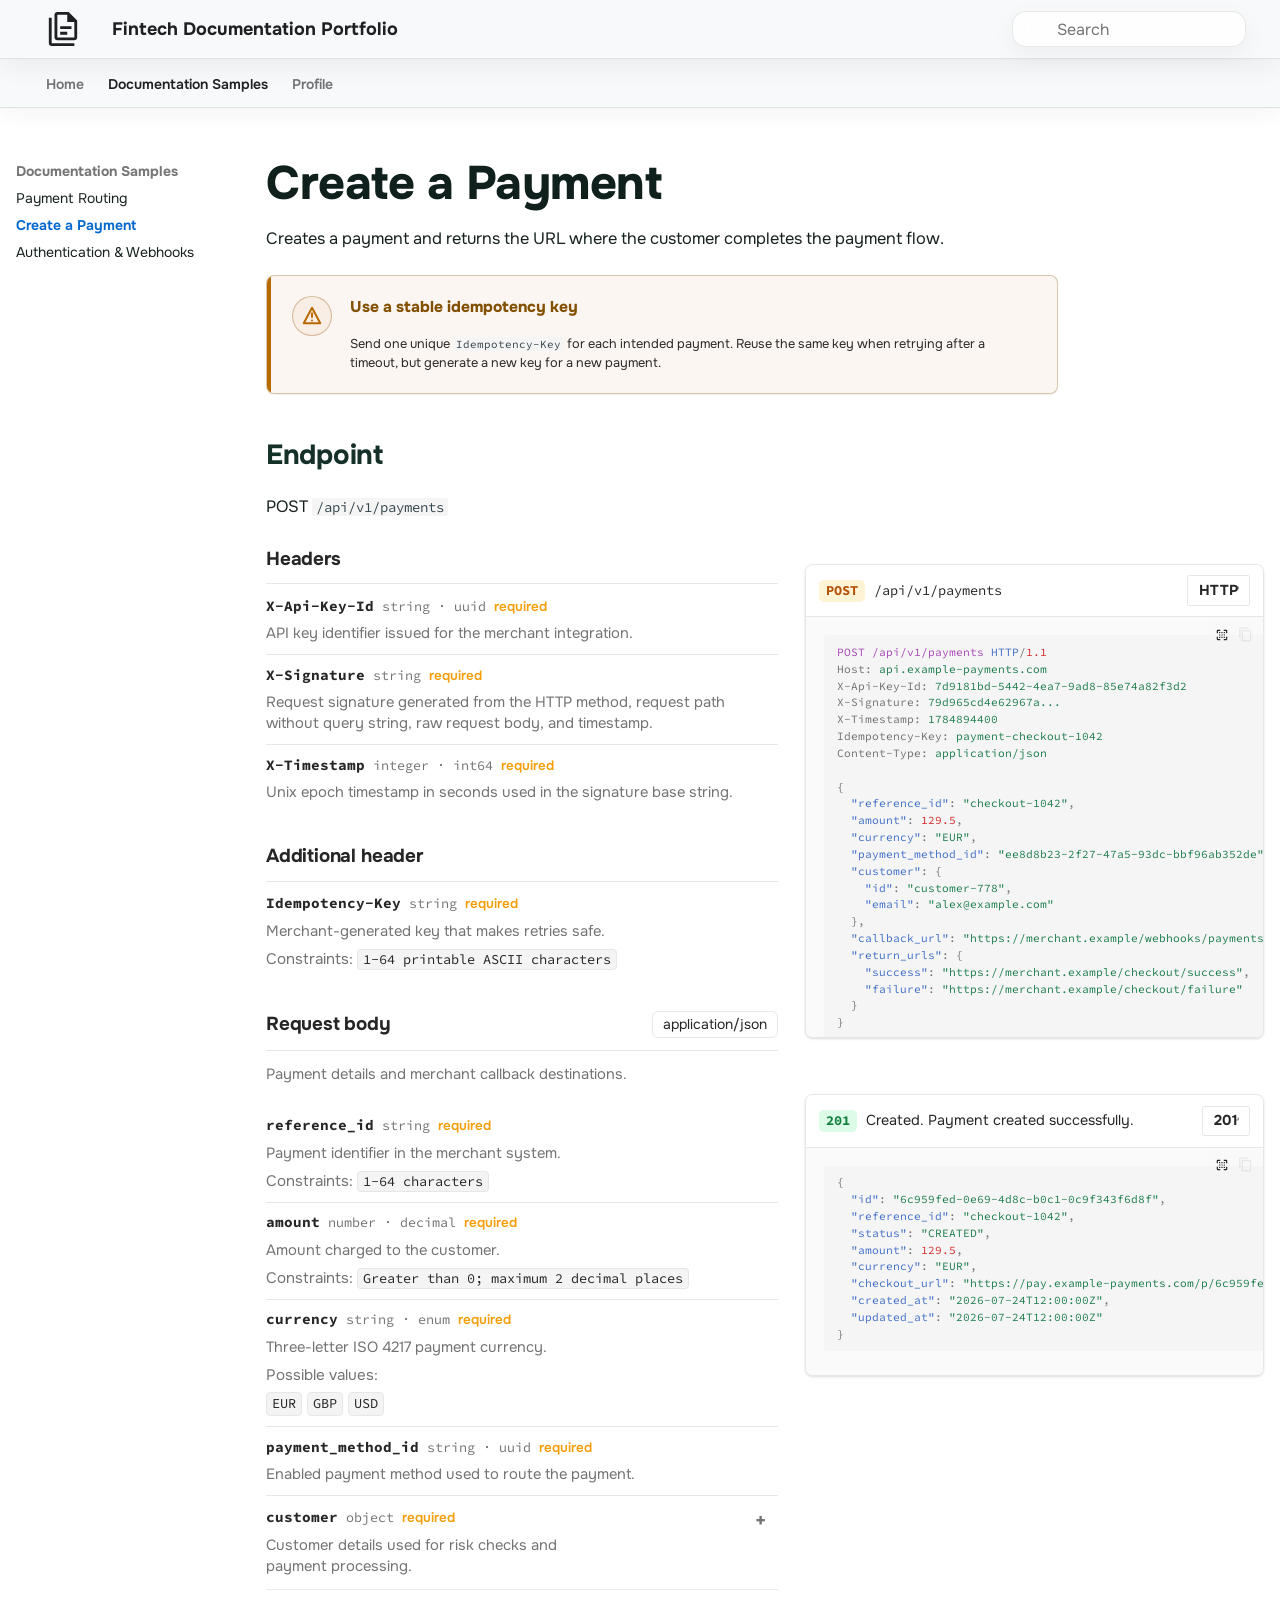
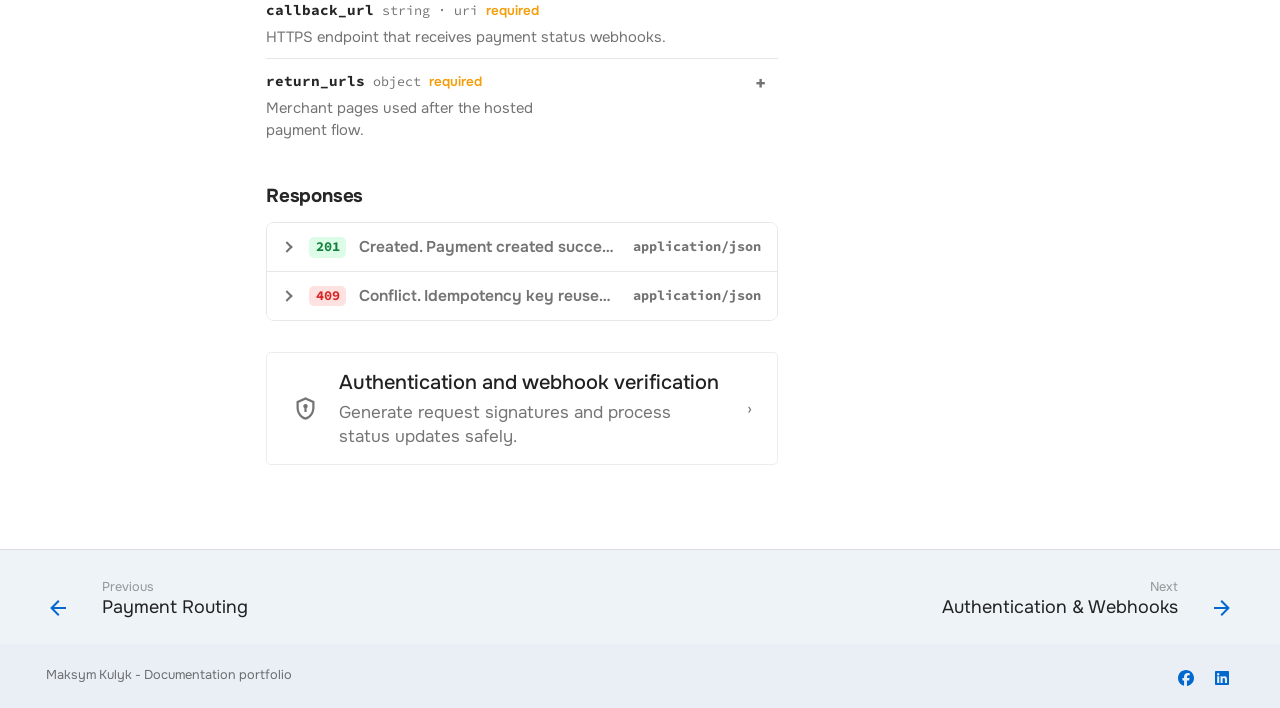
<file: api/create-payment/index.html>
<!doctype html>
<html lang="en" class="no-js">
  <head>
    
      <meta charset="utf-8">
      <meta name="viewport" content="width=device-width,initial-scale=1">
      
        <meta name="description" content="Selected product and API documentation samples for payment platforms.">
      
      
      
        <link rel="canonical" href="https://maksimkulik.github.io/fintech-documentation-portfolio/api/create-payment/">
      
      
        <link rel="prev" href="../../guides/payment-routing/">
      
      
        <link rel="next" href="../authentication-webhooks/">
      
      
        
      
      
      <link rel="icon" href="../../assets/images/favicon.png">
      <meta name="generator" content="mkdocs-1.6.1, mkdocs-material-9.7.7">
    
    
      
        <title>Create a Payment - Fintech Documentation Portfolio</title>
      
    
    
      <link rel="stylesheet" href="../../assets/stylesheets/main.ec1eaa64.min.css">
      
        
        <link rel="stylesheet" href="../../assets/stylesheets/palette.ab4e12ef.min.css">
      
      


    
    
      
    
    
      
        
        
        <link rel="preconnect" href="https://fonts.gstatic.com" crossorigin>
        <link rel="stylesheet" href="https://fonts.googleapis.com/css?family=Onest:300,300i,400,400i,700,700i%7CSource+Code+Pro:400,400i,700,700i&display=fallback">
        <style>:root{--md-text-font:"Onest";--md-code-font:"Source Code Pro"}</style>
      
    
    
      <link rel="stylesheet" href="../../stylesheets/extra.css">
    
      <link rel="stylesheet" href="../../stylesheets/api-components.css">
    
      <link rel="stylesheet" href="../../stylesheets/signal-admonitions.css">
    
    <script>__md_scope=new URL("../..",location),__md_hash=e=>[...e].reduce(((e,_)=>(e<<5)-e+_.charCodeAt(0)),0),__md_get=(e,_=localStorage,t=__md_scope)=>JSON.parse(_.getItem(t.pathname+"."+e)),__md_set=(e,_,t=localStorage,a=__md_scope)=>{try{t.setItem(a.pathname+"."+e,JSON.stringify(_))}catch(e){}}</script>
    
      

    
    
  </head>
  
  
    
    
      
    
    
    
    
    <body dir="ltr" data-md-color-scheme="default" data-md-color-primary="custom" data-md-color-accent="custom">
  
    
    <input class="md-toggle" data-md-toggle="drawer" type="checkbox" id="__drawer" autocomplete="off">
    <input class="md-toggle" data-md-toggle="search" type="checkbox" id="__search" autocomplete="off">
    <label class="md-overlay" for="__drawer"></label>
    <div data-md-component="skip">
      
        
        <a href="#create-a-payment" class="md-skip">
          Skip to content
        </a>
      
    </div>
    <div data-md-component="announce">
      
    </div>
    
    
      

<header class="md-header" data-md-component="header">
  <nav class="md-header__inner md-grid" aria-label="Header">
    <a href="../.." title="Fintech Documentation Portfolio" class="md-header__button md-logo" aria-label="Fintech Documentation Portfolio" data-md-component="logo">
      
  
  <svg xmlns="http://www.w3.org/2000/svg" viewBox="0 0 24 24"><path d="M16 0H8C6.9 0 6 .9 6 2v16c0 1.1.9 2 2 2h12c1.1 0 2-.9 2-2V6zm4 18H8V2h7v5h5zM4 4v18h16v2H4c-1.1 0-2-.9-2-2V4zm6 6v2h8v-2zm0 4v2h5v-2z"/></svg>

    </a>
    <label class="md-header__button md-icon" for="__drawer">
      
      <svg xmlns="http://www.w3.org/2000/svg" viewBox="0 0 24 24"><path d="M3 6h18v2H3zm0 5h18v2H3zm0 5h18v2H3z"/></svg>
    </label>
    <div class="md-header__title" data-md-component="header-title">
      <div class="md-header__ellipsis">
        <div class="md-header__topic">
          <span class="md-ellipsis">
            Fintech Documentation Portfolio
          </span>
        </div>
        <div class="md-header__topic" data-md-component="header-topic">
          <span class="md-ellipsis">
            
              Create a Payment
            
          </span>
        </div>
      </div>
    </div>
    
      
        <form class="md-header__option" data-md-component="palette">
  
    
    
    
    <input class="md-option" data-md-color-media="" data-md-color-scheme="default" data-md-color-primary="custom" data-md-color-accent="custom"  aria-hidden="true"  type="radio" name="__palette" id="__palette_0">
    
  
</form>
      
    
    
      <script>var palette=__md_get("__palette");if(palette&&palette.color){if("(prefers-color-scheme)"===palette.color.media){var media=matchMedia("(prefers-color-scheme: light)"),input=document.querySelector(media.matches?"[data-md-color-media='(prefers-color-scheme: light)']":"[data-md-color-media='(prefers-color-scheme: dark)']");palette.color.media=input.getAttribute("data-md-color-media"),palette.color.scheme=input.getAttribute("data-md-color-scheme"),palette.color.primary=input.getAttribute("data-md-color-primary"),palette.color.accent=input.getAttribute("data-md-color-accent")}for(var[key,value]of Object.entries(palette.color))document.body.setAttribute("data-md-color-"+key,value)}</script>
    
    
    
      
      
        <label class="md-header__button md-icon" for="__search">
          
          <svg xmlns="http://www.w3.org/2000/svg" viewBox="0 0 24 24"><path d="M9.5 3A6.5 6.5 0 0 1 16 9.5c0 1.61-.59 3.09-1.56 4.23l.27.27h.79l5 5-1.5 1.5-5-5v-.79l-.27-.27A6.52 6.52 0 0 1 9.5 16 6.5 6.5 0 0 1 3 9.5 6.5 6.5 0 0 1 9.5 3m0 2C7 5 5 7 5 9.5S7 14 9.5 14 14 12 14 9.5 12 5 9.5 5"/></svg>
        </label>
        <div class="md-search" data-md-component="search" role="dialog">
  <label class="md-search__overlay" for="__search"></label>
  <div class="md-search__inner" role="search">
    <form class="md-search__form" name="search">
      <input type="text" class="md-search__input" name="query" aria-label="Search" placeholder="Search" autocapitalize="off" autocorrect="off" autocomplete="off" spellcheck="false" data-md-component="search-query" required>
      <label class="md-search__icon md-icon" for="__search">
        
        <svg xmlns="http://www.w3.org/2000/svg" viewBox="0 0 24 24"><path d="M9.5 3A6.5 6.5 0 0 1 16 9.5c0 1.61-.59 3.09-1.56 4.23l.27.27h.79l5 5-1.5 1.5-5-5v-.79l-.27-.27A6.52 6.52 0 0 1 9.5 16 6.5 6.5 0 0 1 3 9.5 6.5 6.5 0 0 1 9.5 3m0 2C7 5 5 7 5 9.5S7 14 9.5 14 14 12 14 9.5 12 5 9.5 5"/></svg>
        
        <svg xmlns="http://www.w3.org/2000/svg" viewBox="0 0 24 24"><path d="M20 11v2H8l5.5 5.5-1.42 1.42L4.16 12l7.92-7.92L13.5 5.5 8 11z"/></svg>
      </label>
      <nav class="md-search__options" aria-label="Search">
        
        <button type="reset" class="md-search__icon md-icon" title="Clear" aria-label="Clear" tabindex="-1">
          
          <svg xmlns="http://www.w3.org/2000/svg" viewBox="0 0 24 24"><path d="M19 6.41 17.59 5 12 10.59 6.41 5 5 6.41 10.59 12 5 17.59 6.41 19 12 13.41 17.59 19 19 17.59 13.41 12z"/></svg>
        </button>
      </nav>
      
        <div class="md-search__suggest" data-md-component="search-suggest"></div>
      
    </form>
    <div class="md-search__output">
      <div class="md-search__scrollwrap" tabindex="0" data-md-scrollfix>
        <div class="md-search-result" data-md-component="search-result">
          <div class="md-search-result__meta">
            Initializing search
          </div>
          <ol class="md-search-result__list" role="presentation"></ol>
        </div>
      </div>
    </div>
  </div>
</div>
      
    
    
  </nav>
  
</header>
    
    <div class="md-container" data-md-component="container">
      
      
        
          
            
<nav class="md-tabs" aria-label="Tabs" data-md-component="tabs">
  <div class="md-grid">
    <ul class="md-tabs__list">
      
        
  
  
  
  
    <li class="md-tabs__item">
      <a href="../.." class="md-tabs__link">
        
  
  
    
  
  Home

      </a>
    </li>
  

      
        
  
  
  
    
  
  
    
    
      <li class="md-tabs__item md-tabs__item--active">
        <a href="../../guides/payment-routing/" class="md-tabs__link">
          
  
  
  Documentation Samples

        </a>
      </li>
    
  

      
        
  
  
  
  
    <li class="md-tabs__item">
      <a href="../../profile/" class="md-tabs__link">
        
  
  
    
  
  Profile

      </a>
    </li>
  

      
    </ul>
  </div>
</nav>
          
        
      
      <main class="md-main" data-md-component="main">
        <div class="md-main__inner md-grid">
          
            
              
                
              
              <div class="md-sidebar md-sidebar--primary" data-md-component="sidebar" data-md-type="navigation" >
                <div class="md-sidebar__scrollwrap">
                  <div class="md-sidebar__inner">
                    


  


<nav class="md-nav md-nav--primary md-nav--lifted" aria-label="Navigation" data-md-level="0">
  <label class="md-nav__title" for="__drawer">
    <a href="../.." title="Fintech Documentation Portfolio" class="md-nav__button md-logo" aria-label="Fintech Documentation Portfolio" data-md-component="logo">
      
  
  <svg xmlns="http://www.w3.org/2000/svg" viewBox="0 0 24 24"><path d="M16 0H8C6.9 0 6 .9 6 2v16c0 1.1.9 2 2 2h12c1.1 0 2-.9 2-2V6zm4 18H8V2h7v5h5zM4 4v18h16v2H4c-1.1 0-2-.9-2-2V4zm6 6v2h8v-2zm0 4v2h5v-2z"/></svg>

    </a>
    Fintech Documentation Portfolio
  </label>
  
  <ul class="md-nav__list" data-md-scrollfix>
    
      
      
  
  
  
  
    <li class="md-nav__item">
      <a href="../.." class="md-nav__link">
        
  
  
  <span class="md-ellipsis">
    
  
    Home
  

    
  </span>
  
  

      </a>
    </li>
  

    
      
      
  
  
    
  
  
  
    
    
    
    
      
        
        
      
      
    
    
    <li class="md-nav__item md-nav__item--active md-nav__item--section md-nav__item--nested">
      
        
        
        <input class="md-nav__toggle md-toggle " type="checkbox" id="__nav_2" checked>
        
          
          <label class="md-nav__link" for="__nav_2" id="__nav_2_label" tabindex="">
            
  
  
  <span class="md-ellipsis">
    
  
    Documentation Samples
  

    
  </span>
  
  

            <span class="md-nav__icon md-icon"></span>
          </label>
        
        <nav class="md-nav" data-md-level="1" aria-labelledby="__nav_2_label" aria-expanded="true">
          <label class="md-nav__title" for="__nav_2">
            <span class="md-nav__icon md-icon"></span>
            
  
    Documentation Samples
  

          </label>
          <ul class="md-nav__list" data-md-scrollfix>
            
              
                
  
  
  
  
    <li class="md-nav__item">
      <a href="../../guides/payment-routing/" class="md-nav__link">
        
  
  
  <span class="md-ellipsis">
    
  
    Payment Routing
  

    
  </span>
  
  

      </a>
    </li>
  

              
            
              
                
  
  
    
  
  
  
    <li class="md-nav__item md-nav__item--active">
      
      <input class="md-nav__toggle md-toggle" type="checkbox" id="__toc">
      
      
        
      
      
        <label class="md-nav__link md-nav__link--active" for="__toc">
          
  
  
  <span class="md-ellipsis">
    
  
    Create a Payment
  

    
  </span>
  
  

          <span class="md-nav__icon md-icon"></span>
        </label>
      
      <a href="./" class="md-nav__link md-nav__link--active">
        
  
  
  <span class="md-ellipsis">
    
  
    Create a Payment
  

    
  </span>
  
  

      </a>
      
        

<nav class="md-nav md-nav--secondary" aria-label="Table of contents">
  
  
  
    
  
  
    <label class="md-nav__title" for="__toc">
      <span class="md-nav__icon md-icon"></span>
      Table of contents
    </label>
    <ul class="md-nav__list" data-md-component="toc" data-md-scrollfix>
      
        <li class="md-nav__item">
  <a href="#endpoint" class="md-nav__link">
    <span class="md-ellipsis">
      
        Endpoint
      
    </span>
  </a>
  
</li>
      
    </ul>
  
</nav>
      
    </li>
  

              
            
              
                
  
  
  
  
    <li class="md-nav__item">
      <a href="../authentication-webhooks/" class="md-nav__link">
        
  
  
  <span class="md-ellipsis">
    
  
    Authentication & Webhooks
  

    
  </span>
  
  

      </a>
    </li>
  

              
            
          </ul>
        </nav>
      
    </li>
  

    
      
      
  
  
  
  
    <li class="md-nav__item">
      <a href="../../profile/" class="md-nav__link">
        
  
  
  <span class="md-ellipsis">
    
  
    Profile
  

    
  </span>
  
  

      </a>
    </li>
  

    
  </ul>
</nav>
                  </div>
                </div>
              </div>
            
            
              
                
              
              <div class="md-sidebar md-sidebar--secondary" data-md-component="sidebar" data-md-type="toc" hidden>
                <div class="md-sidebar__scrollwrap">
                  <div class="md-sidebar__inner">
                    

<nav class="md-nav md-nav--secondary" aria-label="Table of contents">
  
  
  
    
  
  
    <label class="md-nav__title" for="__toc">
      <span class="md-nav__icon md-icon"></span>
      Table of contents
    </label>
    <ul class="md-nav__list" data-md-component="toc" data-md-scrollfix>
      
        <li class="md-nav__item">
  <a href="#endpoint" class="md-nav__link">
    <span class="md-ellipsis">
      
        Endpoint
      
    </span>
  </a>
  
</li>
      
    </ul>
  
</nav>
                  </div>
                </div>
              </div>
            
          
          
            <div class="md-content" data-md-component="content">
              
              <article class="md-content__inner md-typeset">
                
                  
  




<h1 id="create-a-payment">Create a Payment<a class="headerlink" href="#create-a-payment" title="Permanent link">&para;</a></h1>
<p>Creates a payment and returns the URL where the customer completes the payment flow.</p>
<div class="admonition warning">
<p class="admonition-title">Use a stable idempotency key</p>
<p>Send one unique <code>Idempotency-Key</code> for each intended payment. Reuse the same key when retrying after a timeout, but generate a new key for a new payment.</p>
</div>
<h2 id="endpoint">Endpoint<a class="headerlink" href="#endpoint" title="Permanent link">&para;</a></h2>
<p><span class="api-method post">POST</span> <code>/api/v1/payments</code></p>
<section class="api-code-card api-code-tabs api-code-card--aside" data-api-code-type="request">
  <div class="api-code-card__header">
    <div class="api-code-card__endpoint">
      <span class="api-code-method api-code-method--post">POST</span>
      <code>/api/v1/payments</code>
    </div>
    <details class="api-code-select">
      <summary>HTTP</summary>
      <div class="api-code-select__menu"></div>
    </details>
  </div>
  <div class="api-code-card__body">
    <div class="api-code-option is-active" data-label="HTTP" data-language="http" data-content-type="application/json" markdown="1">

<div class="language-http highlight"><pre><span></span><code><span id="__span-0-1"><a id="__codelineno-0-1" name="__codelineno-0-1" href="#__codelineno-0-1"></a><span class="nf">POST</span> <span class="nn">/api/v1/payments</span> <span class="kr">HTTP</span><span class="o">/</span><span class="m">1.1</span>
</span><span id="__span-0-2"><a id="__codelineno-0-2" name="__codelineno-0-2" href="#__codelineno-0-2"></a><span class="na">Host</span><span class="o">:</span> <span class="l">api.example-payments.com</span>
</span><span id="__span-0-3"><a id="__codelineno-0-3" name="__codelineno-0-3" href="#__codelineno-0-3"></a><span class="na">X-Api-Key-Id</span><span class="o">:</span> <span class="l">7d9181bd-5442-4ea7-9ad8-85e74a82f3d2</span>
</span><span id="__span-0-4"><a id="__codelineno-0-4" name="__codelineno-0-4" href="#__codelineno-0-4"></a><span class="na">X-Signature</span><span class="o">:</span> <span class="l">79d965cd4e62967a...</span>
</span><span id="__span-0-5"><a id="__codelineno-0-5" name="__codelineno-0-5" href="#__codelineno-0-5"></a><span class="na">X-Timestamp</span><span class="o">:</span> <span class="l">1784894400</span>
</span><span id="__span-0-6"><a id="__codelineno-0-6" name="__codelineno-0-6" href="#__codelineno-0-6"></a><span class="na">Idempotency-Key</span><span class="o">:</span> <span class="l">payment-checkout-1042</span>
</span><span id="__span-0-7"><a id="__codelineno-0-7" name="__codelineno-0-7" href="#__codelineno-0-7"></a><span class="na">Content-Type</span><span class="o">:</span> <span class="l">application/json</span>
</span><span id="__span-0-8"><a id="__codelineno-0-8" name="__codelineno-0-8" href="#__codelineno-0-8"></a>
</span><span id="__span-0-9"><a id="__codelineno-0-9" name="__codelineno-0-9" href="#__codelineno-0-9"></a><span class="p">{</span>
</span><span id="__span-0-10"><a id="__codelineno-0-10" name="__codelineno-0-10" href="#__codelineno-0-10"></a><span class="w">  </span><span class="nt">"reference_id"</span><span class="p">:</span><span class="w"> </span><span class="s2">"checkout-1042"</span><span class="p">,</span>
</span><span id="__span-0-11"><a id="__codelineno-0-11" name="__codelineno-0-11" href="#__codelineno-0-11"></a><span class="w">  </span><span class="nt">"amount"</span><span class="p">:</span><span class="w"> </span><span class="mf">129.5</span><span class="p">,</span>
</span><span id="__span-0-12"><a id="__codelineno-0-12" name="__codelineno-0-12" href="#__codelineno-0-12"></a><span class="w">  </span><span class="nt">"currency"</span><span class="p">:</span><span class="w"> </span><span class="s2">"EUR"</span><span class="p">,</span>
</span><span id="__span-0-13"><a id="__codelineno-0-13" name="__codelineno-0-13" href="#__codelineno-0-13"></a><span class="w">  </span><span class="nt">"payment_method_id"</span><span class="p">:</span><span class="w"> </span><span class="s2">"ee8d8b23-2f27-47a5-93dc-bbf96ab352de"</span><span class="p">,</span>
</span><span id="__span-0-14"><a id="__codelineno-0-14" name="__codelineno-0-14" href="#__codelineno-0-14"></a><span class="w">  </span><span class="nt">"customer"</span><span class="p">:</span><span class="w"> </span><span class="p">{</span>
</span><span id="__span-0-15"><a id="__codelineno-0-15" name="__codelineno-0-15" href="#__codelineno-0-15"></a><span class="w">    </span><span class="nt">"id"</span><span class="p">:</span><span class="w"> </span><span class="s2">"customer-778"</span><span class="p">,</span>
</span><span id="__span-0-16"><a id="__codelineno-0-16" name="__codelineno-0-16" href="#__codelineno-0-16"></a><span class="w">    </span><span class="nt">"email"</span><span class="p">:</span><span class="w"> </span><span class="s2">"alex@example.com"</span>
</span><span id="__span-0-17"><a id="__codelineno-0-17" name="__codelineno-0-17" href="#__codelineno-0-17"></a><span class="w">  </span><span class="p">},</span>
</span><span id="__span-0-18"><a id="__codelineno-0-18" name="__codelineno-0-18" href="#__codelineno-0-18"></a><span class="w">  </span><span class="nt">"callback_url"</span><span class="p">:</span><span class="w"> </span><span class="s2">"https://merchant.example/webhooks/payments"</span><span class="p">,</span>
</span><span id="__span-0-19"><a id="__codelineno-0-19" name="__codelineno-0-19" href="#__codelineno-0-19"></a><span class="w">  </span><span class="nt">"return_urls"</span><span class="p">:</span><span class="w"> </span><span class="p">{</span>
</span><span id="__span-0-20"><a id="__codelineno-0-20" name="__codelineno-0-20" href="#__codelineno-0-20"></a><span class="w">    </span><span class="nt">"success"</span><span class="p">:</span><span class="w"> </span><span class="s2">"https://merchant.example/checkout/success"</span><span class="p">,</span>
</span><span id="__span-0-21"><a id="__codelineno-0-21" name="__codelineno-0-21" href="#__codelineno-0-21"></a><span class="w">    </span><span class="nt">"failure"</span><span class="p">:</span><span class="w"> </span><span class="s2">"https://merchant.example/checkout/failure"</span>
</span><span id="__span-0-22"><a id="__codelineno-0-22" name="__codelineno-0-22" href="#__codelineno-0-22"></a><span class="w">  </span><span class="p">}</span>
</span><span id="__span-0-23"><a id="__codelineno-0-23" name="__codelineno-0-23" href="#__codelineno-0-23"></a><span class="p">}</span>
</span></code></pre></div>

</div>

<div class="api-code-option" data-label="cURL" data-language="bash" data-content-type="application/json" markdown="1">

<div class="language-bash highlight"><pre><span></span><code><span id="__span-1-1"><a id="__codelineno-1-1" name="__codelineno-1-1" href="#__codelineno-1-1"></a>curl<span class="w"> </span>--request<span class="w"> </span>POST<span class="w"> </span><span class="s1">'https://api.example-payments.com/api/v1/payments'</span><span class="w"> </span><span class="se">\</span>
</span><span id="__span-1-2"><a id="__codelineno-1-2" name="__codelineno-1-2" href="#__codelineno-1-2"></a><span class="w">  </span>--header<span class="w"> </span><span class="s1">'X-Api-Key-Id: 7d9181bd-5442-4ea7-9ad8-85e74a82f3d2'</span><span class="w"> </span><span class="se">\</span>
</span><span id="__span-1-3"><a id="__codelineno-1-3" name="__codelineno-1-3" href="#__codelineno-1-3"></a><span class="w">  </span>--header<span class="w"> </span><span class="s1">'X-Signature: 79d965cd4e62967a...'</span><span class="w"> </span><span class="se">\</span>
</span><span id="__span-1-4"><a id="__codelineno-1-4" name="__codelineno-1-4" href="#__codelineno-1-4"></a><span class="w">  </span>--header<span class="w"> </span><span class="s1">'X-Timestamp: 1784894400'</span><span class="w"> </span><span class="se">\</span>
</span><span id="__span-1-5"><a id="__codelineno-1-5" name="__codelineno-1-5" href="#__codelineno-1-5"></a><span class="w">  </span>--header<span class="w"> </span><span class="s1">'Idempotency-Key: payment-checkout-1042'</span><span class="w"> </span><span class="se">\</span>
</span><span id="__span-1-6"><a id="__codelineno-1-6" name="__codelineno-1-6" href="#__codelineno-1-6"></a><span class="w">  </span>--header<span class="w"> </span><span class="s1">'Content-Type: application/json'</span><span class="w"> </span><span class="se">\</span>
</span><span id="__span-1-7"><a id="__codelineno-1-7" name="__codelineno-1-7" href="#__codelineno-1-7"></a><span class="w">  </span>--data<span class="w"> </span><span class="s1">'{</span>
</span><span id="__span-1-8"><a id="__codelineno-1-8" name="__codelineno-1-8" href="#__codelineno-1-8"></a><span class="s1">    "reference_id": "checkout-1042",</span>
</span><span id="__span-1-9"><a id="__codelineno-1-9" name="__codelineno-1-9" href="#__codelineno-1-9"></a><span class="s1">    "amount": 129.5,</span>
</span><span id="__span-1-10"><a id="__codelineno-1-10" name="__codelineno-1-10" href="#__codelineno-1-10"></a><span class="s1">    "currency": "EUR",</span>
</span><span id="__span-1-11"><a id="__codelineno-1-11" name="__codelineno-1-11" href="#__codelineno-1-11"></a><span class="s1">    "payment_method_id": "ee8d8b23-2f27-47a5-93dc-bbf96ab352de",</span>
</span><span id="__span-1-12"><a id="__codelineno-1-12" name="__codelineno-1-12" href="#__codelineno-1-12"></a><span class="s1">    "customer": {"id": "customer-778", "email": "alex@example.com"},</span>
</span><span id="__span-1-13"><a id="__codelineno-1-13" name="__codelineno-1-13" href="#__codelineno-1-13"></a><span class="s1">    "callback_url": "https://merchant.example/webhooks/payments",</span>
</span><span id="__span-1-14"><a id="__codelineno-1-14" name="__codelineno-1-14" href="#__codelineno-1-14"></a><span class="s1">    "return_urls": {</span>
</span><span id="__span-1-15"><a id="__codelineno-1-15" name="__codelineno-1-15" href="#__codelineno-1-15"></a><span class="s1">      "success": "https://merchant.example/checkout/success",</span>
</span><span id="__span-1-16"><a id="__codelineno-1-16" name="__codelineno-1-16" href="#__codelineno-1-16"></a><span class="s1">      "failure": "https://merchant.example/checkout/failure"</span>
</span><span id="__span-1-17"><a id="__codelineno-1-17" name="__codelineno-1-17" href="#__codelineno-1-17"></a><span class="s1">    }</span>
</span><span id="__span-1-18"><a id="__codelineno-1-18" name="__codelineno-1-18" href="#__codelineno-1-18"></a><span class="s1">  }'</span>
</span></code></pre></div>

</div>
  </div>
</section>

<section class="api-code-card api-code-tabs api-code-card--aside" data-api-code-type="response">
  <div class="api-code-card__header">
    <div class="api-code-card__endpoint api-code-card__response-current">
      <span class="api-code-status api-code-status--success">201</span>
      <span class="api-code-card__response-text">Created. Payment created successfully.</span>
    </div>
    <details class="api-code-select">
      <summary>201</summary>
      <div class="api-code-select__menu"></div>
    </details>
  </div>
  <div class="api-code-card__body">
    <div class="api-code-option is-active" data-label="201" data-language="json" data-content-type="application/json" data-status="201" data-status-text="Created. Payment created successfully." markdown="1">

<div class="language-json highlight"><pre><span></span><code><span id="__span-2-1"><a id="__codelineno-2-1" name="__codelineno-2-1" href="#__codelineno-2-1"></a><span class="p">{</span>
</span><span id="__span-2-2"><a id="__codelineno-2-2" name="__codelineno-2-2" href="#__codelineno-2-2"></a><span class="w">  </span><span class="nt">"id"</span><span class="p">:</span><span class="w"> </span><span class="s2">"6c959fed-0e69-4d8c-b0c1-0c9f343f6d8f"</span><span class="p">,</span>
</span><span id="__span-2-3"><a id="__codelineno-2-3" name="__codelineno-2-3" href="#__codelineno-2-3"></a><span class="w">  </span><span class="nt">"reference_id"</span><span class="p">:</span><span class="w"> </span><span class="s2">"checkout-1042"</span><span class="p">,</span>
</span><span id="__span-2-4"><a id="__codelineno-2-4" name="__codelineno-2-4" href="#__codelineno-2-4"></a><span class="w">  </span><span class="nt">"status"</span><span class="p">:</span><span class="w"> </span><span class="s2">"CREATED"</span><span class="p">,</span>
</span><span id="__span-2-5"><a id="__codelineno-2-5" name="__codelineno-2-5" href="#__codelineno-2-5"></a><span class="w">  </span><span class="nt">"amount"</span><span class="p">:</span><span class="w"> </span><span class="mf">129.5</span><span class="p">,</span>
</span><span id="__span-2-6"><a id="__codelineno-2-6" name="__codelineno-2-6" href="#__codelineno-2-6"></a><span class="w">  </span><span class="nt">"currency"</span><span class="p">:</span><span class="w"> </span><span class="s2">"EUR"</span><span class="p">,</span>
</span><span id="__span-2-7"><a id="__codelineno-2-7" name="__codelineno-2-7" href="#__codelineno-2-7"></a><span class="w">  </span><span class="nt">"checkout_url"</span><span class="p">:</span><span class="w"> </span><span class="s2">"https://pay.example-payments.com/p/6c959fed"</span><span class="p">,</span>
</span><span id="__span-2-8"><a id="__codelineno-2-8" name="__codelineno-2-8" href="#__codelineno-2-8"></a><span class="w">  </span><span class="nt">"created_at"</span><span class="p">:</span><span class="w"> </span><span class="s2">"2026-07-24T12:00:00Z"</span><span class="p">,</span>
</span><span id="__span-2-9"><a id="__codelineno-2-9" name="__codelineno-2-9" href="#__codelineno-2-9"></a><span class="w">  </span><span class="nt">"updated_at"</span><span class="p">:</span><span class="w"> </span><span class="s2">"2026-07-24T12:00:00Z"</span>
</span><span id="__span-2-10"><a id="__codelineno-2-10" name="__codelineno-2-10" href="#__codelineno-2-10"></a><span class="p">}</span>
</span></code></pre></div>

</div>

<div class="api-code-option" data-label="409" data-language="json" data-content-type="application/json" data-status="409" data-status-text="Conflict. The idempotency key has already been used with different data." markdown="1">

<div class="language-json highlight"><pre><span></span><code><span id="__span-3-1"><a id="__codelineno-3-1" name="__codelineno-3-1" href="#__codelineno-3-1"></a><span class="p">{</span>
</span><span id="__span-3-2"><a id="__codelineno-3-2" name="__codelineno-3-2" href="#__codelineno-3-2"></a><span class="w">  </span><span class="nt">"error"</span><span class="p">:</span><span class="w"> </span><span class="p">{</span>
</span><span id="__span-3-3"><a id="__codelineno-3-3" name="__codelineno-3-3" href="#__codelineno-3-3"></a><span class="w">    </span><span class="nt">"code"</span><span class="p">:</span><span class="w"> </span><span class="s2">"IDEMPOTENCY_CONFLICT"</span><span class="p">,</span>
</span><span id="__span-3-4"><a id="__codelineno-3-4" name="__codelineno-3-4" href="#__codelineno-3-4"></a><span class="w">    </span><span class="nt">"message"</span><span class="p">:</span><span class="w"> </span><span class="s2">"The idempotency key belongs to a different request."</span><span class="p">,</span>
</span><span id="__span-3-5"><a id="__codelineno-3-5" name="__codelineno-3-5" href="#__codelineno-3-5"></a><span class="w">    </span><span class="nt">"request_id"</span><span class="p">:</span><span class="w"> </span><span class="s2">"req_01J3MYNQ7J5A5ZA3M6YCTK84RG"</span>
</span><span id="__span-3-6"><a id="__codelineno-3-6" name="__codelineno-3-6" href="#__codelineno-3-6"></a><span class="w">  </span><span class="p">}</span>
</span><span id="__span-3-7"><a id="__codelineno-3-7" name="__codelineno-3-7" href="#__codelineno-3-7"></a><span class="p">}</span>
</span></code></pre></div>

</div>
  </div>
</section>

<section class="api-doc api-section">
  <div class="api-section__header">
    <h2 class="api-section__title">Headers</h2>
  </div>
  <div class="api-section__body">
    <div class="api-field">
  <div class="api-field__line"><span class="api-field__name">X-Api-Key-Id</span>
<span class="api-field__type">string</span>
<span class="api-field__format">· uuid</span>
<span class="api-field__requirement api-field__requirement--required">required</span></div>
  <p class="api-field__description">API key identifier issued for the merchant integration.</p>

</div>


<div class="api-field">
  <div class="api-field__line"><span class="api-field__name">X-Signature</span>
<span class="api-field__type">string</span>
<span class="api-field__requirement api-field__requirement--required">required</span></div>
  <p class="api-field__description">Request signature generated from the HTTP method, request path without query string, raw request body, and timestamp.</p>

</div>


<div class="api-field">
  <div class="api-field__line"><span class="api-field__name">X-Timestamp</span>
<span class="api-field__type">integer</span>
<span class="api-field__format">· int64</span>
<span class="api-field__requirement api-field__requirement--required">required</span></div>
  <p class="api-field__description">Unix epoch timestamp in seconds used in the signature base string.</p>

</div>
  </div>
</section>

<section class="api-doc api-section">
  <div class="api-section__header">
    <h2 class="api-section__title">Additional header</h2>
  </div>
  <div class="api-section__body">
    <div class="api-field">
  <div class="api-field__line"><span class="api-field__name">Idempotency-Key</span>
<span class="api-field__type">string</span>
<span class="api-field__requirement api-field__requirement--required">required</span></div>
  <p class="api-field__description">Merchant-generated key that makes retries safe.</p>
<p class="api-field__meta">Constraints: <code>1-64 printable ASCII characters</code></p>

</div>
  </div>
</section>

<section class="api-doc api-schema">
  <div class="api-schema__header">
    <h2 class="api-schema__title">Request body</h2>
    <span class="api-schema__content-type">application/json</span>
  </div>
  <p class="api-schema__description">Payment details and merchant callback destinations.</p>
  <div class="api-schema__body">
    <div class="api-field">
  <div class="api-field__line"><span class="api-field__name">reference_id</span>
<span class="api-field__type">string</span>
<span class="api-field__requirement api-field__requirement--required">required</span></div>
  <p class="api-field__description">Payment identifier in the merchant system.</p>
<p class="api-field__meta">Constraints: <code>1-64 characters</code></p>

</div>


<div class="api-field">
  <div class="api-field__line"><span class="api-field__name">amount</span>
<span class="api-field__type">number</span>
<span class="api-field__format">· decimal</span>
<span class="api-field__requirement api-field__requirement--required">required</span></div>
  <p class="api-field__description">Amount charged to the customer.</p>
<p class="api-field__meta">Constraints: <code>Greater than 0; maximum 2 decimal places</code></p>

</div>


<div class="api-field">
  <div class="api-field__line"><span class="api-field__name">currency</span>
<span class="api-field__type">string</span>
<span class="api-field__format">· enum</span>
<span class="api-field__requirement api-field__requirement--required">required</span></div>
  <p class="api-field__description">Three-letter ISO 4217 payment currency.</p>
<p class="api-field__meta">Possible values:</p><div class="api-field__enum"><code>EUR</code><code>GBP</code><code>USD</code></div>

</div>


<div class="api-field">
  <div class="api-field__line"><span class="api-field__name">payment_method_id</span>
<span class="api-field__type">string</span>
<span class="api-field__format">· uuid</span>
<span class="api-field__requirement api-field__requirement--required">required</span></div>
  <p class="api-field__description">Enabled payment method used to route the payment.</p>

</div>



<details class="api-object">
  <summary>
    <div class="api-object__main">
      <div class="api-field__line"><span class="api-field__name">customer</span>
<span class="api-field__type">object</span>
<span class="api-field__requirement api-field__requirement--required">required</span></div>
      <p class="api-field__description">Customer details used for risk checks and payment processing.</p>
    </div>
    <span class="api-object__toggle"></span>
  </summary>
  <div class="api-object__nested">
    <div class="api-field">
  <div class="api-field__line"><span class="api-field__name">id</span>
<span class="api-field__type">string</span>
<span class="api-field__requirement api-field__requirement--required">required</span></div>
  <p class="api-field__description">Stable customer identifier in the merchant system.</p>

</div>


<div class="api-field">
  <div class="api-field__line"><span class="api-field__name">email</span>
<span class="api-field__type">string</span>
<span class="api-field__format">· email</span>
<span class="api-field__requirement api-field__requirement--required">required</span></div>
  <p class="api-field__description">Customer email address.</p>

</div>
  </div>
</details>



<div class="api-field">
  <div class="api-field__line"><span class="api-field__name">callback_url</span>
<span class="api-field__type">string</span>
<span class="api-field__format">· uri</span>
<span class="api-field__requirement api-field__requirement--required">required</span></div>
  <p class="api-field__description">HTTPS endpoint that receives payment status webhooks.</p>

</div>



<details class="api-object">
  <summary>
    <div class="api-object__main">
      <div class="api-field__line"><span class="api-field__name">return_urls</span>
<span class="api-field__type">object</span>
<span class="api-field__requirement api-field__requirement--required">required</span></div>
      <p class="api-field__description">Merchant pages used after the hosted payment flow.</p>
    </div>
    <span class="api-object__toggle"></span>
  </summary>
  <div class="api-object__nested">
    <div class="api-field">
  <div class="api-field__line"><span class="api-field__name">success</span>
<span class="api-field__type">string</span>
<span class="api-field__format">· uri</span>
<span class="api-field__requirement api-field__requirement--required">required</span></div>
  <p class="api-field__description">Destination after a successful customer flow.</p>

</div>


<div class="api-field">
  <div class="api-field__line"><span class="api-field__name">failure</span>
<span class="api-field__type">string</span>
<span class="api-field__format">· uri</span>
<span class="api-field__requirement api-field__requirement--required">required</span></div>
  <p class="api-field__description">Destination after a failed or cancelled customer flow.</p>

</div>
  </div>
</details>
  </div>
</section>

<section class="api-doc api-responses">
  <h2 class="api-responses__title">Responses</h2>
  <div class="api-responses__list">
    <details class="api-response">
  <summary>
    <span class="api-response__chevron"></span>
    <span class="api-status api-status--success">201</span>
    <span class="api-response__summary-text">Created. Payment created successfully.</span>
    <span class="api-response__content-type">application/json</span>
  </summary>
  <div class="api-response__body"><p class="api-response__description">Returns the payment resource and its hosted checkout URL.</p>

<div class="api-field">
  <div class="api-field__line"><span class="api-field__name">id</span>
<span class="api-field__type">string</span>
<span class="api-field__format">· uuid</span></div>
  <p class="api-field__description">Platform-generated payment identifier.</p>

</div>


<div class="api-field">
  <div class="api-field__line"><span class="api-field__name">reference_id</span>
<span class="api-field__type">string</span></div>
  <p class="api-field__description">Merchant payment identifier supplied in the request.</p>

</div>


<div class="api-field">
  <div class="api-field__line"><span class="api-field__name">status</span>
<span class="api-field__type">string</span>
<span class="api-field__format">· enum</span></div>
  <p class="api-field__description">Current payment state.</p>
<p class="api-field__meta">Possible values:</p><div class="api-field__enum"><code>CREATED</code><code>PROCESSING</code><code>SUCCEEDED</code><code>FAILED</code></div>

</div>


<div class="api-field">
  <div class="api-field__line"><span class="api-field__name">amount</span>
<span class="api-field__type">number</span>
<span class="api-field__format">· decimal</span></div>
  <p class="api-field__description">Payment amount.</p>

</div>


<div class="api-field">
  <div class="api-field__line"><span class="api-field__name">currency</span>
<span class="api-field__type">string</span></div>
  <p class="api-field__description">Payment currency.</p>

</div>


<div class="api-field">
  <div class="api-field__line"><span class="api-field__name">checkout_url</span>
<span class="api-field__type">string</span>
<span class="api-field__format">· uri</span></div>
  <p class="api-field__description">Hosted page where the customer completes the payment.</p>

</div>


<div class="api-field">
  <div class="api-field__line"><span class="api-field__name">created_at</span>
<span class="api-field__type">string</span>
<span class="api-field__format">· date-time</span></div>
  <p class="api-field__description">Creation time in UTC using ISO 8601.</p>

</div>


<div class="api-field">
  <div class="api-field__line"><span class="api-field__name">updated_at</span>
<span class="api-field__type">string</span>
<span class="api-field__format">· date-time</span></div>
  <p class="api-field__description">Most recent update time in UTC using ISO 8601.</p>

</div></div>
</details>



<details class="api-response">
  <summary>
    <span class="api-response__chevron"></span>
    <span class="api-status api-status--error">409</span>
    <span class="api-response__summary-text">Conflict. Idempotency key reused with different request data.</span>
    <span class="api-response__content-type">application/json</span>
  </summary>
  <div class="api-response__body"><p class="api-response__description">Returns a structured error with a stable code and request identifier.</p></div>
</details>
  </div>
</section>

<p><a class="api-page-link" href="../authentication-webhooks/"><span class="api-page-link__icon"><svg viewBox="0 0 24 24" aria-hidden="true"><path d="M12 2 4 5.5v5.8c0 5 3.4 9.6 8 10.7 4.6-1.1 8-5.7 8-10.7V5.5L12 2zm0 2.2 6 2.7v4.4c0 3.9-2.4 7.4-6 8.5-3.6-1.1-6-4.6-6-8.5V6.9l6-2.7z"></path><path d="M10 10a2 2 0 1 1 3 1.7V15h-2v-3.3A2 2 0 0 1 10 10z"></path></svg></span><span class="api-page-link__body"><span class="api-page-link__title">Authentication and webhook verification</span><span class="api-page-link__description">Generate request signatures and process status updates safely.</span></span><span class="api-page-link__arrow">›</span></a></p>
<div class="api-reference-clear"></div>







  
  




  



                
              </article>
            </div>
          
          
<script>var target=document.getElementById(location.hash.slice(1));target&&target.name&&(target.checked=target.name.startsWith("__tabbed_"))</script>
        </div>
        
          <button type="button" class="md-top md-icon" data-md-component="top" hidden>
  
  <svg xmlns="http://www.w3.org/2000/svg" viewBox="0 0 24 24"><path d="M13 20h-2V8l-5.5 5.5-1.42-1.42L12 4.16l7.92 7.92-1.42 1.42L13 8z"/></svg>
  Back to top
</button>
        
      </main>
      
        <footer class="md-footer">
  
    
      
        
      
      <nav class="md-footer__inner md-grid" aria-label="Footer" >
        
          
          <a href="../../guides/payment-routing/" class="md-footer__link md-footer__link--prev" aria-label="Previous: Payment Routing">
            <div class="md-footer__button md-icon">
              
              <svg xmlns="http://www.w3.org/2000/svg" viewBox="0 0 24 24"><path d="M20 11v2H8l5.5 5.5-1.42 1.42L4.16 12l7.92-7.92L13.5 5.5 8 11z"/></svg>
            </div>
            <div class="md-footer__title">
              <span class="md-footer__direction">
                Previous
              </span>
              <div class="md-ellipsis">
                Payment Routing
              </div>
            </div>
          </a>
        
        
          
          <a href="../authentication-webhooks/" class="md-footer__link md-footer__link--next" aria-label="Next: Authentication &amp; Webhooks">
            <div class="md-footer__title">
              <span class="md-footer__direction">
                Next
              </span>
              <div class="md-ellipsis">
                Authentication & Webhooks
              </div>
            </div>
            <div class="md-footer__button md-icon">
              
              <svg xmlns="http://www.w3.org/2000/svg" viewBox="0 0 24 24"><path d="M4 11v2h12l-5.5 5.5 1.42 1.42L19.84 12l-7.92-7.92L10.5 5.5 16 11z"/></svg>
            </div>
          </a>
        
      </nav>
    
  
  <div class="md-footer-meta md-typeset">
    <div class="md-footer-meta__inner md-grid">
      <div class="md-copyright">
  
    <div class="md-copyright__highlight">
      Maksym Kulyk - Documentation portfolio
    </div>
  
  
</div>
      
        
<div class="md-social">
  
    
    
    
    
    <a href="https://www.facebook.com/maksim.kulik.2025/" target="_blank" rel="noopener" title="Facebook" class="md-social__link">
      <svg xmlns="http://www.w3.org/2000/svg" viewBox="0 0 512 512"><!--! Font Awesome Free 7.1.0 by @fontawesome - https://fontawesome.com License - https://fontawesome.com/license/free (Icons: CC BY 4.0, Fonts: SIL OFL 1.1, Code: MIT License) Copyright 2025 Fonticons, Inc.--><path d="M512 256C512 114.6 397.4 0 256 0S0 114.6 0 256c0 120 82.7 220.8 194.2 248.5V334.2h-52.8V256h52.8v-33.7c0-87.1 39.4-127.5 125-127.5 16.2 0 44.2 3.2 55.7 6.4V172c-6-.6-16.5-1-29.6-1-42 0-58.2 15.9-58.2 57.2V256h83.6l-14.4 78.2H287v175.9C413.8 494.8 512 386.9 512 256"/></svg>
    </a>
  
    
    
    
    
    <a href="https://www.linkedin.com/in/maksym-kulyk-ab55b8186" target="_blank" rel="noopener" title="LinkedIn" class="md-social__link">
      <svg xmlns="http://www.w3.org/2000/svg" viewBox="0 0 448 512"><!--! Font Awesome Free 7.1.0 by @fontawesome - https://fontawesome.com License - https://fontawesome.com/license/free (Icons: CC BY 4.0, Fonts: SIL OFL 1.1, Code: MIT License) Copyright 2025 Fonticons, Inc.--><path d="M416 32H31.9C14.3 32 0 46.5 0 64.3v383.4C0 465.5 14.3 480 31.9 480H416c17.6 0 32-14.5 32-32.3V64.3c0-17.8-14.4-32.3-32-32.3M135.4 416H69V202.2h66.5V416zM102.2 96a38.5 38.5 0 1 1 0 77 38.5 38.5 0 1 1 0-77m282.1 320h-66.4V312c0-24.8-.5-56.7-34.5-56.7-34.6 0-39.9 27-39.9 54.9V416h-66.4V202.2h63.7v29.2h.9c8.9-16.8 30.6-34.5 62.9-34.5 67.2 0 79.7 44.3 79.7 101.9z"/></svg>
    </a>
  
</div>
      
    </div>
  </div>
</footer>
      
    </div>
    <div class="md-dialog" data-md-component="dialog">
      <div class="md-dialog__inner md-typeset"></div>
    </div>
    
    
    
      
      
      <script id="__config" type="application/json">{"annotate": null, "base": "../..", "features": ["navigation.tabs", "navigation.tracking", "navigation.top", "navigation.footer", "search.suggest", "search.highlight", "content.code.copy", "content.code.select"], "search": "../../assets/javascripts/workers/search.2c215733.min.js", "tags": null, "translations": {"clipboard.copied": "Copied to clipboard", "clipboard.copy": "Copy to clipboard", "search.result.more.one": "1 more on this page", "search.result.more.other": "# more on this page", "search.result.none": "No matching documents", "search.result.one": "1 matching document", "search.result.other": "# matching documents", "search.result.placeholder": "Type to start searching", "search.result.term.missing": "Missing", "select.version": "Select version"}, "version": null}</script>
    
    
      <script src="../../assets/javascripts/bundle.d7400e89.min.js"></script>
      
        <script src="../../assets/javascripts/tables.js"></script>
      
        <script src="../../assets/javascripts/api-components.js"></script>
      
    
  </body>
</html>
</file>
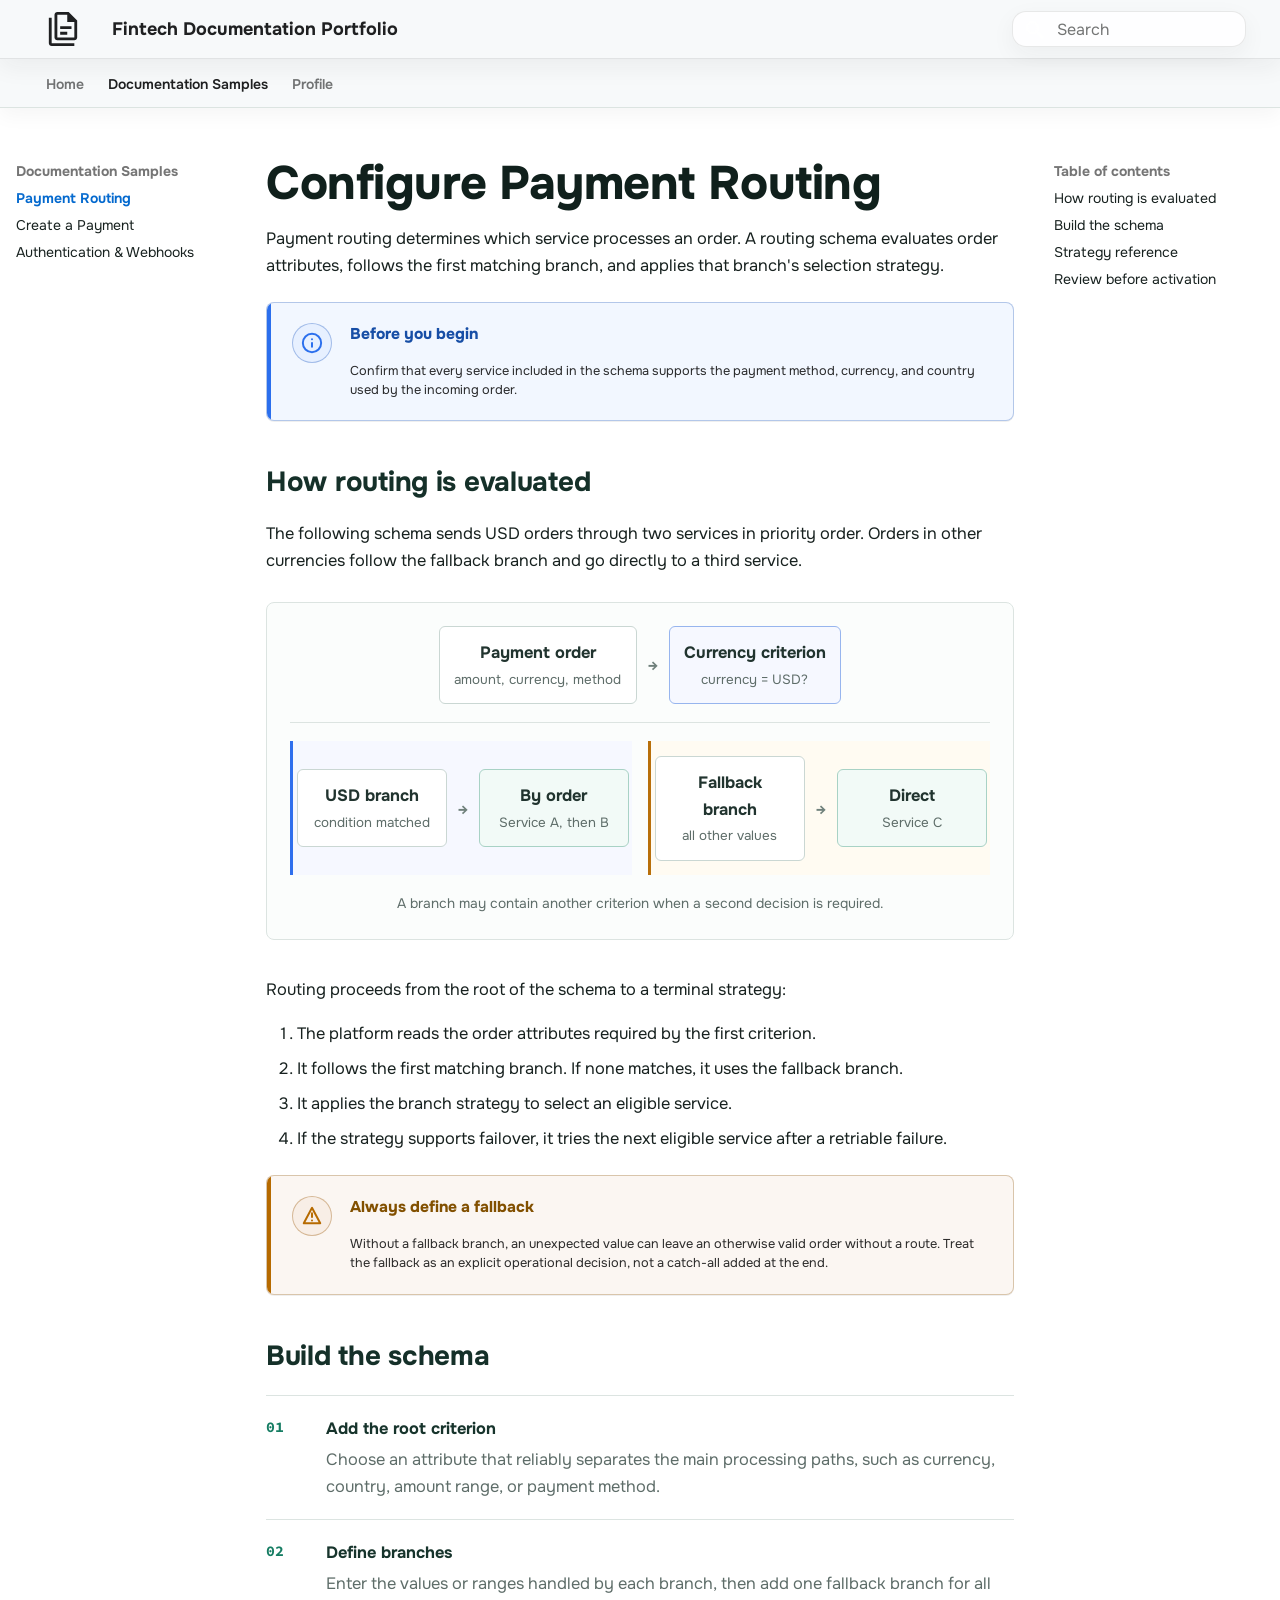
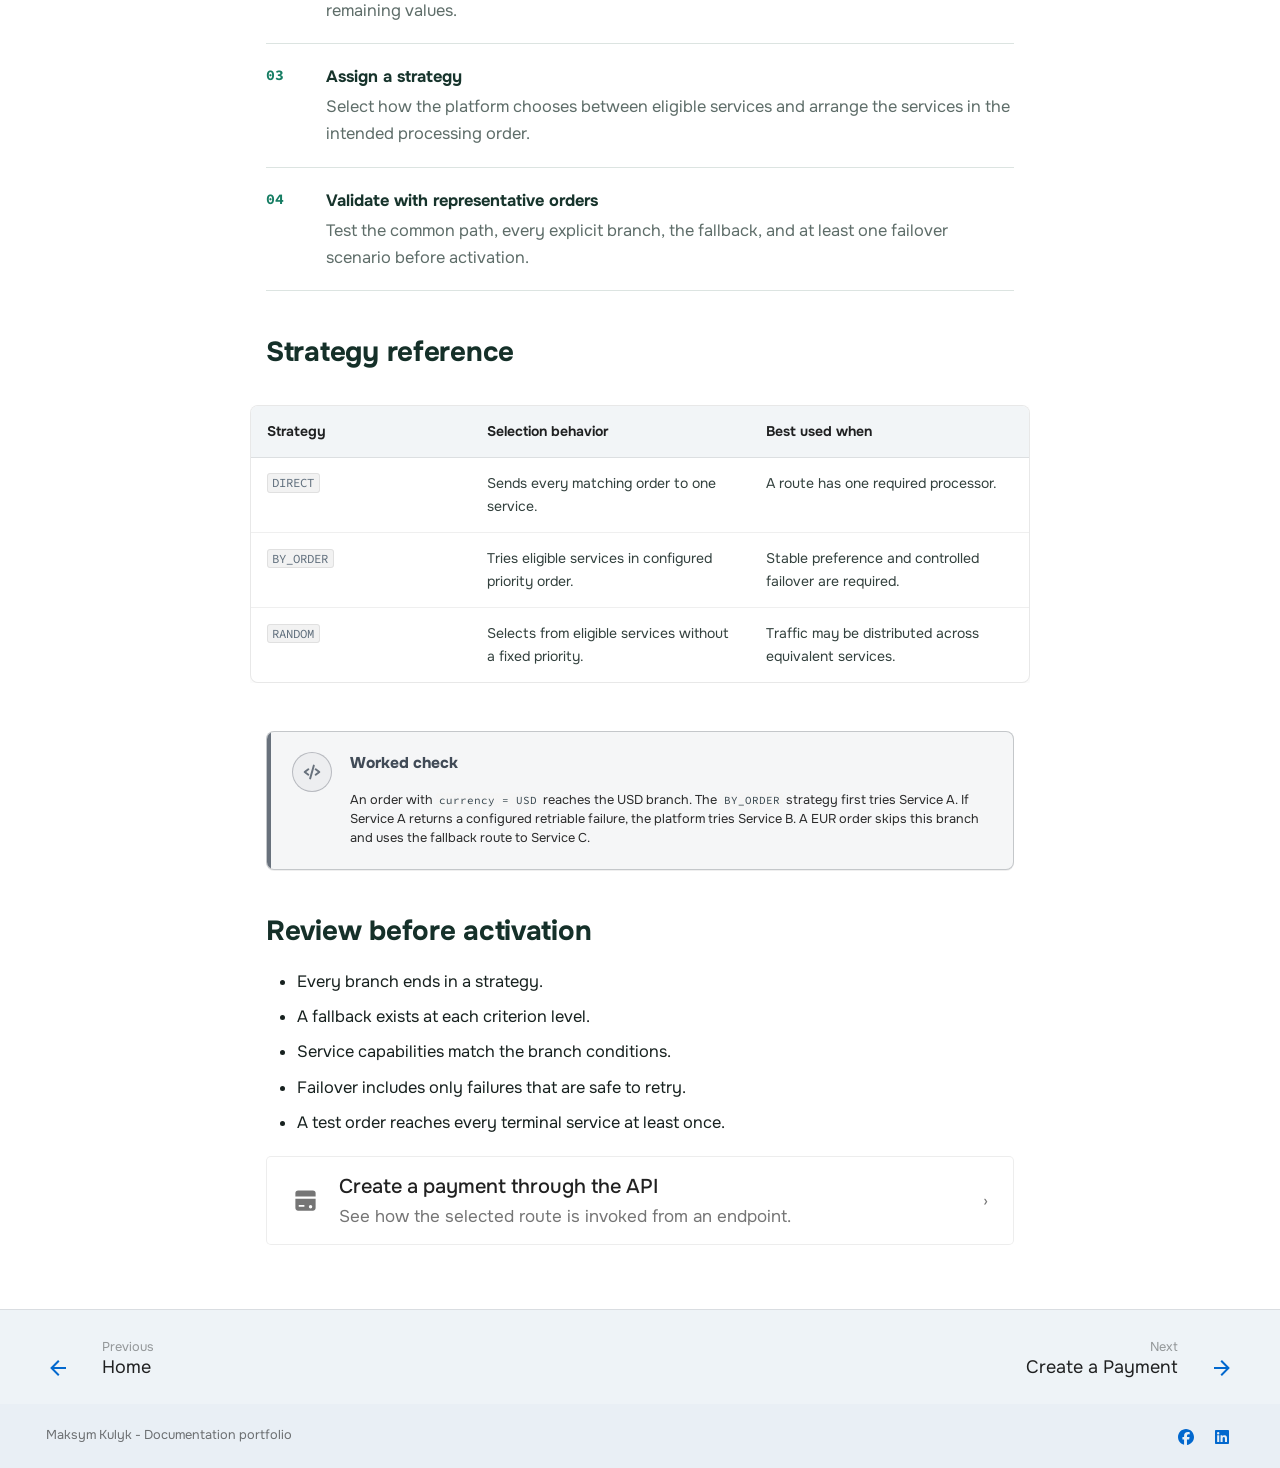
<file: guides/payment-routing/index.html>
<!doctype html>
<html lang="en" class="no-js">
  <head>
    
      <meta charset="utf-8">
      <meta name="viewport" content="width=device-width,initial-scale=1">
      
        <meta name="description" content="Selected product and API documentation samples for payment platforms.">
      
      
      
        <link rel="canonical" href="https://maksimkulik.github.io/fintech-documentation-portfolio/guides/payment-routing/">
      
      
        <link rel="prev" href="../..">
      
      
        <link rel="next" href="../../api/create-payment/">
      
      
        
      
      
      <link rel="icon" href="../../assets/images/favicon.png">
      <meta name="generator" content="mkdocs-1.6.1, mkdocs-material-9.7.7">
    
    
      
        <title>Payment Routing - Fintech Documentation Portfolio</title>
      
    
    
      <link rel="stylesheet" href="../../assets/stylesheets/main.ec1eaa64.min.css">
      
        
        <link rel="stylesheet" href="../../assets/stylesheets/palette.ab4e12ef.min.css">
      
      


    
    
      
    
    
      
        
        
        <link rel="preconnect" href="https://fonts.gstatic.com" crossorigin>
        <link rel="stylesheet" href="https://fonts.googleapis.com/css?family=Onest:300,300i,400,400i,700,700i%7CSource+Code+Pro:400,400i,700,700i&display=fallback">
        <style>:root{--md-text-font:"Onest";--md-code-font:"Source Code Pro"}</style>
      
    
    
      <link rel="stylesheet" href="../../stylesheets/extra.css">
    
      <link rel="stylesheet" href="../../stylesheets/api-components.css">
    
      <link rel="stylesheet" href="../../stylesheets/signal-admonitions.css">
    
    <script>__md_scope=new URL("../..",location),__md_hash=e=>[...e].reduce(((e,_)=>(e<<5)-e+_.charCodeAt(0)),0),__md_get=(e,_=localStorage,t=__md_scope)=>JSON.parse(_.getItem(t.pathname+"."+e)),__md_set=(e,_,t=localStorage,a=__md_scope)=>{try{t.setItem(a.pathname+"."+e,JSON.stringify(_))}catch(e){}}</script>
    
      

    
    
  </head>
  
  
    
    
      
    
    
    
    
    <body dir="ltr" data-md-color-scheme="default" data-md-color-primary="custom" data-md-color-accent="custom">
  
    
    <input class="md-toggle" data-md-toggle="drawer" type="checkbox" id="__drawer" autocomplete="off">
    <input class="md-toggle" data-md-toggle="search" type="checkbox" id="__search" autocomplete="off">
    <label class="md-overlay" for="__drawer"></label>
    <div data-md-component="skip">
      
        
        <a href="#configure-payment-routing" class="md-skip">
          Skip to content
        </a>
      
    </div>
    <div data-md-component="announce">
      
    </div>
    
    
      

<header class="md-header" data-md-component="header">
  <nav class="md-header__inner md-grid" aria-label="Header">
    <a href="../.." title="Fintech Documentation Portfolio" class="md-header__button md-logo" aria-label="Fintech Documentation Portfolio" data-md-component="logo">
      
  
  <svg xmlns="http://www.w3.org/2000/svg" viewBox="0 0 24 24"><path d="M16 0H8C6.9 0 6 .9 6 2v16c0 1.1.9 2 2 2h12c1.1 0 2-.9 2-2V6zm4 18H8V2h7v5h5zM4 4v18h16v2H4c-1.1 0-2-.9-2-2V4zm6 6v2h8v-2zm0 4v2h5v-2z"/></svg>

    </a>
    <label class="md-header__button md-icon" for="__drawer">
      
      <svg xmlns="http://www.w3.org/2000/svg" viewBox="0 0 24 24"><path d="M3 6h18v2H3zm0 5h18v2H3zm0 5h18v2H3z"/></svg>
    </label>
    <div class="md-header__title" data-md-component="header-title">
      <div class="md-header__ellipsis">
        <div class="md-header__topic">
          <span class="md-ellipsis">
            Fintech Documentation Portfolio
          </span>
        </div>
        <div class="md-header__topic" data-md-component="header-topic">
          <span class="md-ellipsis">
            
              Payment Routing
            
          </span>
        </div>
      </div>
    </div>
    
      
        <form class="md-header__option" data-md-component="palette">
  
    
    
    
    <input class="md-option" data-md-color-media="" data-md-color-scheme="default" data-md-color-primary="custom" data-md-color-accent="custom"  aria-hidden="true"  type="radio" name="__palette" id="__palette_0">
    
  
</form>
      
    
    
      <script>var palette=__md_get("__palette");if(palette&&palette.color){if("(prefers-color-scheme)"===palette.color.media){var media=matchMedia("(prefers-color-scheme: light)"),input=document.querySelector(media.matches?"[data-md-color-media='(prefers-color-scheme: light)']":"[data-md-color-media='(prefers-color-scheme: dark)']");palette.color.media=input.getAttribute("data-md-color-media"),palette.color.scheme=input.getAttribute("data-md-color-scheme"),palette.color.primary=input.getAttribute("data-md-color-primary"),palette.color.accent=input.getAttribute("data-md-color-accent")}for(var[key,value]of Object.entries(palette.color))document.body.setAttribute("data-md-color-"+key,value)}</script>
    
    
    
      
      
        <label class="md-header__button md-icon" for="__search">
          
          <svg xmlns="http://www.w3.org/2000/svg" viewBox="0 0 24 24"><path d="M9.5 3A6.5 6.5 0 0 1 16 9.5c0 1.61-.59 3.09-1.56 4.23l.27.27h.79l5 5-1.5 1.5-5-5v-.79l-.27-.27A6.52 6.52 0 0 1 9.5 16 6.5 6.5 0 0 1 3 9.5 6.5 6.5 0 0 1 9.5 3m0 2C7 5 5 7 5 9.5S7 14 9.5 14 14 12 14 9.5 12 5 9.5 5"/></svg>
        </label>
        <div class="md-search" data-md-component="search" role="dialog">
  <label class="md-search__overlay" for="__search"></label>
  <div class="md-search__inner" role="search">
    <form class="md-search__form" name="search">
      <input type="text" class="md-search__input" name="query" aria-label="Search" placeholder="Search" autocapitalize="off" autocorrect="off" autocomplete="off" spellcheck="false" data-md-component="search-query" required>
      <label class="md-search__icon md-icon" for="__search">
        
        <svg xmlns="http://www.w3.org/2000/svg" viewBox="0 0 24 24"><path d="M9.5 3A6.5 6.5 0 0 1 16 9.5c0 1.61-.59 3.09-1.56 4.23l.27.27h.79l5 5-1.5 1.5-5-5v-.79l-.27-.27A6.52 6.52 0 0 1 9.5 16 6.5 6.5 0 0 1 3 9.5 6.5 6.5 0 0 1 9.5 3m0 2C7 5 5 7 5 9.5S7 14 9.5 14 14 12 14 9.5 12 5 9.5 5"/></svg>
        
        <svg xmlns="http://www.w3.org/2000/svg" viewBox="0 0 24 24"><path d="M20 11v2H8l5.5 5.5-1.42 1.42L4.16 12l7.92-7.92L13.5 5.5 8 11z"/></svg>
      </label>
      <nav class="md-search__options" aria-label="Search">
        
        <button type="reset" class="md-search__icon md-icon" title="Clear" aria-label="Clear" tabindex="-1">
          
          <svg xmlns="http://www.w3.org/2000/svg" viewBox="0 0 24 24"><path d="M19 6.41 17.59 5 12 10.59 6.41 5 5 6.41 10.59 12 5 17.59 6.41 19 12 13.41 17.59 19 19 17.59 13.41 12z"/></svg>
        </button>
      </nav>
      
        <div class="md-search__suggest" data-md-component="search-suggest"></div>
      
    </form>
    <div class="md-search__output">
      <div class="md-search__scrollwrap" tabindex="0" data-md-scrollfix>
        <div class="md-search-result" data-md-component="search-result">
          <div class="md-search-result__meta">
            Initializing search
          </div>
          <ol class="md-search-result__list" role="presentation"></ol>
        </div>
      </div>
    </div>
  </div>
</div>
      
    
    
  </nav>
  
</header>
    
    <div class="md-container" data-md-component="container">
      
      
        
          
            
<nav class="md-tabs" aria-label="Tabs" data-md-component="tabs">
  <div class="md-grid">
    <ul class="md-tabs__list">
      
        
  
  
  
  
    <li class="md-tabs__item">
      <a href="../.." class="md-tabs__link">
        
  
  
    
  
  Home

      </a>
    </li>
  

      
        
  
  
  
    
  
  
    
    
      <li class="md-tabs__item md-tabs__item--active">
        <a href="./" class="md-tabs__link">
          
  
  
  Documentation Samples

        </a>
      </li>
    
  

      
        
  
  
  
  
    <li class="md-tabs__item">
      <a href="../../profile/" class="md-tabs__link">
        
  
  
    
  
  Profile

      </a>
    </li>
  

      
    </ul>
  </div>
</nav>
          
        
      
      <main class="md-main" data-md-component="main">
        <div class="md-main__inner md-grid">
          
            
              
              <div class="md-sidebar md-sidebar--primary" data-md-component="sidebar" data-md-type="navigation" >
                <div class="md-sidebar__scrollwrap">
                  <div class="md-sidebar__inner">
                    


  


<nav class="md-nav md-nav--primary md-nav--lifted" aria-label="Navigation" data-md-level="0">
  <label class="md-nav__title" for="__drawer">
    <a href="../.." title="Fintech Documentation Portfolio" class="md-nav__button md-logo" aria-label="Fintech Documentation Portfolio" data-md-component="logo">
      
  
  <svg xmlns="http://www.w3.org/2000/svg" viewBox="0 0 24 24"><path d="M16 0H8C6.9 0 6 .9 6 2v16c0 1.1.9 2 2 2h12c1.1 0 2-.9 2-2V6zm4 18H8V2h7v5h5zM4 4v18h16v2H4c-1.1 0-2-.9-2-2V4zm6 6v2h8v-2zm0 4v2h5v-2z"/></svg>

    </a>
    Fintech Documentation Portfolio
  </label>
  
  <ul class="md-nav__list" data-md-scrollfix>
    
      
      
  
  
  
  
    <li class="md-nav__item">
      <a href="../.." class="md-nav__link">
        
  
  
  <span class="md-ellipsis">
    
  
    Home
  

    
  </span>
  
  

      </a>
    </li>
  

    
      
      
  
  
    
  
  
  
    
    
    
    
      
        
        
      
      
    
    
    <li class="md-nav__item md-nav__item--active md-nav__item--section md-nav__item--nested">
      
        
        
        <input class="md-nav__toggle md-toggle " type="checkbox" id="__nav_2" checked>
        
          
          <label class="md-nav__link" for="__nav_2" id="__nav_2_label" tabindex="">
            
  
  
  <span class="md-ellipsis">
    
  
    Documentation Samples
  

    
  </span>
  
  

            <span class="md-nav__icon md-icon"></span>
          </label>
        
        <nav class="md-nav" data-md-level="1" aria-labelledby="__nav_2_label" aria-expanded="true">
          <label class="md-nav__title" for="__nav_2">
            <span class="md-nav__icon md-icon"></span>
            
  
    Documentation Samples
  

          </label>
          <ul class="md-nav__list" data-md-scrollfix>
            
              
                
  
  
    
  
  
  
    <li class="md-nav__item md-nav__item--active">
      
      <input class="md-nav__toggle md-toggle" type="checkbox" id="__toc">
      
      
        
      
      
        <label class="md-nav__link md-nav__link--active" for="__toc">
          
  
  
  <span class="md-ellipsis">
    
  
    Payment Routing
  

    
  </span>
  
  

          <span class="md-nav__icon md-icon"></span>
        </label>
      
      <a href="./" class="md-nav__link md-nav__link--active">
        
  
  
  <span class="md-ellipsis">
    
  
    Payment Routing
  

    
  </span>
  
  

      </a>
      
        

<nav class="md-nav md-nav--secondary" aria-label="Table of contents">
  
  
  
    
  
  
    <label class="md-nav__title" for="__toc">
      <span class="md-nav__icon md-icon"></span>
      Table of contents
    </label>
    <ul class="md-nav__list" data-md-component="toc" data-md-scrollfix>
      
        <li class="md-nav__item">
  <a href="#how-routing-is-evaluated" class="md-nav__link">
    <span class="md-ellipsis">
      
        How routing is evaluated
      
    </span>
  </a>
  
</li>
      
        <li class="md-nav__item">
  <a href="#build-the-schema" class="md-nav__link">
    <span class="md-ellipsis">
      
        Build the schema
      
    </span>
  </a>
  
</li>
      
        <li class="md-nav__item">
  <a href="#strategy-reference" class="md-nav__link">
    <span class="md-ellipsis">
      
        Strategy reference
      
    </span>
  </a>
  
</li>
      
        <li class="md-nav__item">
  <a href="#review-before-activation" class="md-nav__link">
    <span class="md-ellipsis">
      
        Review before activation
      
    </span>
  </a>
  
</li>
      
    </ul>
  
</nav>
      
    </li>
  

              
            
              
                
  
  
  
  
    <li class="md-nav__item">
      <a href="../../api/create-payment/" class="md-nav__link">
        
  
  
  <span class="md-ellipsis">
    
  
    Create a Payment
  

    
  </span>
  
  

      </a>
    </li>
  

              
            
              
                
  
  
  
  
    <li class="md-nav__item">
      <a href="../../api/authentication-webhooks/" class="md-nav__link">
        
  
  
  <span class="md-ellipsis">
    
  
    Authentication & Webhooks
  

    
  </span>
  
  

      </a>
    </li>
  

              
            
          </ul>
        </nav>
      
    </li>
  

    
      
      
  
  
  
  
    <li class="md-nav__item">
      <a href="../../profile/" class="md-nav__link">
        
  
  
  <span class="md-ellipsis">
    
  
    Profile
  

    
  </span>
  
  

      </a>
    </li>
  

    
  </ul>
</nav>
                  </div>
                </div>
              </div>
            
            
              
              <div class="md-sidebar md-sidebar--secondary" data-md-component="sidebar" data-md-type="toc" >
                <div class="md-sidebar__scrollwrap">
                  <div class="md-sidebar__inner">
                    

<nav class="md-nav md-nav--secondary" aria-label="Table of contents">
  
  
  
    
  
  
    <label class="md-nav__title" for="__toc">
      <span class="md-nav__icon md-icon"></span>
      Table of contents
    </label>
    <ul class="md-nav__list" data-md-component="toc" data-md-scrollfix>
      
        <li class="md-nav__item">
  <a href="#how-routing-is-evaluated" class="md-nav__link">
    <span class="md-ellipsis">
      
        How routing is evaluated
      
    </span>
  </a>
  
</li>
      
        <li class="md-nav__item">
  <a href="#build-the-schema" class="md-nav__link">
    <span class="md-ellipsis">
      
        Build the schema
      
    </span>
  </a>
  
</li>
      
        <li class="md-nav__item">
  <a href="#strategy-reference" class="md-nav__link">
    <span class="md-ellipsis">
      
        Strategy reference
      
    </span>
  </a>
  
</li>
      
        <li class="md-nav__item">
  <a href="#review-before-activation" class="md-nav__link">
    <span class="md-ellipsis">
      
        Review before activation
      
    </span>
  </a>
  
</li>
      
    </ul>
  
</nav>
                  </div>
                </div>
              </div>
            
          
          
            <div class="md-content" data-md-component="content">
              
              <article class="md-content__inner md-typeset">
                
                  



<h1 id="configure-payment-routing">Configure Payment Routing<a class="headerlink" href="#configure-payment-routing" title="Permanent link">&para;</a></h1>
<p>Payment routing determines which service processes an order. A routing schema evaluates order attributes, follows the first matching branch, and applies that branch's selection strategy.</p>
<div class="admonition info">
<p class="admonition-title">Before you begin</p>
<p>Confirm that every service included in the schema supports the payment method, currency, and country used by the incoming order.</p>
</div>
<h2 id="how-routing-is-evaluated">How routing is evaluated<a class="headerlink" href="#how-routing-is-evaluated" title="Permanent link">&para;</a></h2>
<p>The following schema sends USD orders through two services in priority order. Orders in other currencies follow the fallback branch and go directly to a third service.</p>
<div class="routing-map" role="img" aria-label="A payment order is evaluated by a currency criterion. USD orders use an ordered strategy with two services. Other currencies use a direct strategy with one service.">
  <div class="routing-map__track">
    <div class="routing-map__node"><strong>Payment order</strong><span>amount, currency, method</span></div>
    <span class="routing-map__arrow" aria-hidden="true">&#8594;</span>
    <div class="routing-map__node routing-map__node--criterion"><strong>Currency criterion</strong><span>currency = USD?</span></div>
  </div>
  <div class="routing-map__branches">
    <div class="routing-map__branch">
      <div class="routing-map__node"><strong>USD branch</strong><span>condition matched</span></div>
      <span class="routing-map__arrow" aria-hidden="true">&#8594;</span>
      <div class="routing-map__node routing-map__node--strategy"><strong>By order</strong><span>Service A, then B</span></div>
    </div>
    <div class="routing-map__branch routing-map__branch--fallback">
      <div class="routing-map__node"><strong>Fallback branch</strong><span>all other values</span></div>
      <span class="routing-map__arrow" aria-hidden="true">&#8594;</span>
      <div class="routing-map__node routing-map__node--strategy"><strong>Direct</strong><span>Service C</span></div>
    </div>
  </div>
  <p class="routing-map__caption">A branch may contain another criterion when a second decision is required.</p>
</div>

<p>Routing proceeds from the root of the schema to a terminal strategy:</p>
<ol>
<li>The platform reads the order attributes required by the first criterion.</li>
<li>It follows the first matching branch. If none matches, it uses the fallback branch.</li>
<li>It applies the branch strategy to select an eligible service.</li>
<li>If the strategy supports failover, it tries the next eligible service after a retriable failure.</li>
</ol>
<div class="admonition warning">
<p class="admonition-title">Always define a fallback</p>
<p>Without a fallback branch, an unexpected value can leave an otherwise valid order without a route. Treat the fallback as an explicit operational decision, not a catch-all added at the end.</p>
</div>
<h2 id="build-the-schema">Build the schema<a class="headerlink" href="#build-the-schema" title="Permanent link">&para;</a></h2>
<div class="step-list">
  <div class="step-list__item">
    <strong>Add the root criterion</strong>
    <p>Choose an attribute that reliably separates the main processing paths, such as currency, country, amount range, or payment method.</p>
  </div>
  <div class="step-list__item">
    <strong>Define branches</strong>
    <p>Enter the values or ranges handled by each branch, then add one fallback branch for all remaining values.</p>
  </div>
  <div class="step-list__item">
    <strong>Assign a strategy</strong>
    <p>Select how the platform chooses between eligible services and arrange the services in the intended processing order.</p>
  </div>
  <div class="step-list__item">
    <strong>Validate with representative orders</strong>
    <p>Test the common path, every explicit branch, the fallback, and at least one failover scenario before activation.</p>
  </div>
</div>

<h2 id="strategy-reference">Strategy reference<a class="headerlink" href="#strategy-reference" title="Permanent link">&para;</a></h2>
<table>
<thead>
<tr>
<th>Strategy</th>
<th>Selection behavior</th>
<th>Best used when</th>
</tr>
</thead>
<tbody>
<tr>
<td><code>DIRECT</code></td>
<td>Sends every matching order to one service.</td>
<td>A route has one required processor.</td>
</tr>
<tr>
<td><code>BY_ORDER</code></td>
<td>Tries eligible services in configured priority order.</td>
<td>Stable preference and controlled failover are required.</td>
</tr>
<tr>
<td><code>RANDOM</code></td>
<td>Selects from eligible services without a fixed priority.</td>
<td>Traffic may be distributed across equivalent services.</td>
</tr>
</tbody>
</table>
<div class="admonition example">
<p class="admonition-title">Worked check</p>
<p>An order with <code>currency = USD</code> reaches the USD branch. The <code>BY_ORDER</code> strategy first tries Service A. If Service A returns a configured retriable failure, the platform tries Service B. A EUR order skips this branch and uses the fallback route to Service C.</p>
</div>
<h2 id="review-before-activation">Review before activation<a class="headerlink" href="#review-before-activation" title="Permanent link">&para;</a></h2>
<ul>
<li>Every branch ends in a strategy.</li>
<li>A fallback exists at each criterion level.</li>
<li>Service capabilities match the branch conditions.</li>
<li>Failover includes only failures that are safe to retry.</li>
<li>A test order reaches every terminal service at least once.</li>
</ul>
<p><a class="api-page-link" href="../../api/create-payment/"><span class="api-page-link__icon"><svg viewBox="0 0 24 24" aria-hidden="true"><path d="M3 5.5A2.5 2.5 0 0 1 5.5 3h13A2.5 2.5 0 0 1 21 5.5v3H3v-3z"></path><path d="M3 10.5h18v8A2.5 2.5 0 0 1 18.5 21h-13A2.5 2.5 0 0 1 3 18.5v-8zm3 5.5v1.5h5V16H6zm10.5 0a1.5 1.5 0 1 0 0 3 1.5 1.5 0 0 0 0-3z"></path></svg></span><span class="api-page-link__body"><span class="api-page-link__title">Create a payment through the API</span><span class="api-page-link__description">See how the selected route is invoked from an endpoint.</span></span><span class="api-page-link__arrow">›</span></a></p>












                
              </article>
            </div>
          
          
<script>var target=document.getElementById(location.hash.slice(1));target&&target.name&&(target.checked=target.name.startsWith("__tabbed_"))</script>
        </div>
        
          <button type="button" class="md-top md-icon" data-md-component="top" hidden>
  
  <svg xmlns="http://www.w3.org/2000/svg" viewBox="0 0 24 24"><path d="M13 20h-2V8l-5.5 5.5-1.42-1.42L12 4.16l7.92 7.92-1.42 1.42L13 8z"/></svg>
  Back to top
</button>
        
      </main>
      
        <footer class="md-footer">
  
    
      
      <nav class="md-footer__inner md-grid" aria-label="Footer" >
        
          
          <a href="../.." class="md-footer__link md-footer__link--prev" aria-label="Previous: Home">
            <div class="md-footer__button md-icon">
              
              <svg xmlns="http://www.w3.org/2000/svg" viewBox="0 0 24 24"><path d="M20 11v2H8l5.5 5.5-1.42 1.42L4.16 12l7.92-7.92L13.5 5.5 8 11z"/></svg>
            </div>
            <div class="md-footer__title">
              <span class="md-footer__direction">
                Previous
              </span>
              <div class="md-ellipsis">
                Home
              </div>
            </div>
          </a>
        
        
          
          <a href="../../api/create-payment/" class="md-footer__link md-footer__link--next" aria-label="Next: Create a Payment">
            <div class="md-footer__title">
              <span class="md-footer__direction">
                Next
              </span>
              <div class="md-ellipsis">
                Create a Payment
              </div>
            </div>
            <div class="md-footer__button md-icon">
              
              <svg xmlns="http://www.w3.org/2000/svg" viewBox="0 0 24 24"><path d="M4 11v2h12l-5.5 5.5 1.42 1.42L19.84 12l-7.92-7.92L10.5 5.5 16 11z"/></svg>
            </div>
          </a>
        
      </nav>
    
  
  <div class="md-footer-meta md-typeset">
    <div class="md-footer-meta__inner md-grid">
      <div class="md-copyright">
  
    <div class="md-copyright__highlight">
      Maksym Kulyk - Documentation portfolio
    </div>
  
  
</div>
      
        
<div class="md-social">
  
    
    
    
    
    <a href="https://www.facebook.com/maksim.kulik.2025/" target="_blank" rel="noopener" title="Facebook" class="md-social__link">
      <svg xmlns="http://www.w3.org/2000/svg" viewBox="0 0 512 512"><!--! Font Awesome Free 7.1.0 by @fontawesome - https://fontawesome.com License - https://fontawesome.com/license/free (Icons: CC BY 4.0, Fonts: SIL OFL 1.1, Code: MIT License) Copyright 2025 Fonticons, Inc.--><path d="M512 256C512 114.6 397.4 0 256 0S0 114.6 0 256c0 120 82.7 220.8 194.2 248.5V334.2h-52.8V256h52.8v-33.7c0-87.1 39.4-127.5 125-127.5 16.2 0 44.2 3.2 55.7 6.4V172c-6-.6-16.5-1-29.6-1-42 0-58.2 15.9-58.2 57.2V256h83.6l-14.4 78.2H287v175.9C413.8 494.8 512 386.9 512 256"/></svg>
    </a>
  
    
    
    
    
    <a href="https://www.linkedin.com/in/maksym-kulyk-ab55b8186" target="_blank" rel="noopener" title="LinkedIn" class="md-social__link">
      <svg xmlns="http://www.w3.org/2000/svg" viewBox="0 0 448 512"><!--! Font Awesome Free 7.1.0 by @fontawesome - https://fontawesome.com License - https://fontawesome.com/license/free (Icons: CC BY 4.0, Fonts: SIL OFL 1.1, Code: MIT License) Copyright 2025 Fonticons, Inc.--><path d="M416 32H31.9C14.3 32 0 46.5 0 64.3v383.4C0 465.5 14.3 480 31.9 480H416c17.6 0 32-14.5 32-32.3V64.3c0-17.8-14.4-32.3-32-32.3M135.4 416H69V202.2h66.5V416zM102.2 96a38.5 38.5 0 1 1 0 77 38.5 38.5 0 1 1 0-77m282.1 320h-66.4V312c0-24.8-.5-56.7-34.5-56.7-34.6 0-39.9 27-39.9 54.9V416h-66.4V202.2h63.7v29.2h.9c8.9-16.8 30.6-34.5 62.9-34.5 67.2 0 79.7 44.3 79.7 101.9z"/></svg>
    </a>
  
</div>
      
    </div>
  </div>
</footer>
      
    </div>
    <div class="md-dialog" data-md-component="dialog">
      <div class="md-dialog__inner md-typeset"></div>
    </div>
    
    
    
      
      
      <script id="__config" type="application/json">{"annotate": null, "base": "../..", "features": ["navigation.tabs", "navigation.tracking", "navigation.top", "navigation.footer", "search.suggest", "search.highlight", "content.code.copy", "content.code.select"], "search": "../../assets/javascripts/workers/search.2c215733.min.js", "tags": null, "translations": {"clipboard.copied": "Copied to clipboard", "clipboard.copy": "Copy to clipboard", "search.result.more.one": "1 more on this page", "search.result.more.other": "# more on this page", "search.result.none": "No matching documents", "search.result.one": "1 matching document", "search.result.other": "# matching documents", "search.result.placeholder": "Type to start searching", "search.result.term.missing": "Missing", "select.version": "Select version"}, "version": null}</script>
    
    
      <script src="../../assets/javascripts/bundle.d7400e89.min.js"></script>
      
        <script src="../../assets/javascripts/tables.js"></script>
      
        <script src="../../assets/javascripts/api-components.js"></script>
      
    
  </body>
</html>
</file>
<file: stylesheets/extra.css>
:root {
  --md-primary-fg-color: #f7f9fa;
  --md-primary-fg-color--light: #ffffff;
  --md-primary-fg-color--dark: #e9eff5;
  --md-accent-fg-color: #0268ce;
  --md-typeset-a-color: #0268ce;
  --portfolio-ink: #17211f;
  --portfolio-muted: #5e6d69;
  --portfolio-line: #dce4e1;
  --portfolio-soft: #f4f8f6;
  --portfolio-green: #167d63;
  --portfolio-blue: #2f6fed;
  --portfolio-amber: #b86f0a;
  --portfolio-shell-bg: #f7f9fa;
  --portfolio-shell-footer: #eef3f7;
  --portfolio-shell-meta: #e9eff5;
  --portfolio-shell-ink: #1f2021;
  --portfolio-shell-muted: rgba(31, 32, 33, 0.62);
  --portfolio-shell-border: rgba(31, 32, 33, 0.1);
  --portfolio-shell-blue: #0268ce;
  --portfolio-shell-violet: #7460e8;
}

* {
  letter-spacing: 0;
}

body {
  color: var(--portfolio-ink);
}

.md-grid {
  max-width: 80rem;
}

.md-header .md-grid,
.md-tabs .md-grid,
.md-footer .md-grid {
  max-width: 61rem;
}

.md-header {
  position: sticky;
  top: 0;
  z-index: 50;
  border-bottom: 1px solid var(--portfolio-shell-border);
  background: rgba(247, 249, 250, 0.96) !important;
  color: var(--portfolio-shell-ink) !important;
  box-shadow: 0 8px 24px rgba(31, 32, 33, 0.06);
  backdrop-filter: blur(14px);
}

.md-header__inner {
  min-height: 2.9rem;
}

.md-header__title,
.md-header__button,
.md-header__ellipsis,
.md-header__topic,
.md-header__topic:first-child {
  color: var(--portfolio-shell-ink) !important;
  font-weight: 700;
}

.md-header__button:hover {
  color: var(--portfolio-shell-blue) !important;
}

.md-header__button.md-logo svg,
.md-header__button.md-logo img {
  width: auto;
  height: 1.7rem;
}

.md-search__form {
  border: 1px solid var(--portfolio-shell-border);
  border-radius: 14px;
  background: rgba(255, 255, 255, 0.88);
  box-shadow: 0 8px 24px rgba(31, 32, 33, 0.05);
}

.md-search__form:hover,
.md-search__form:focus-within {
  border-color: rgba(2, 104, 206, 0.28);
  background: #fff;
}

.md-search__input {
  color: var(--portfolio-shell-ink);
}

.md-search__input::placeholder,
.md-search__icon {
  color: var(--portfolio-shell-muted);
}

.md-tabs {
  position: relative;
  top: auto;
  z-index: 1;
  border-bottom: 1px solid var(--portfolio-line);
  background: rgba(247, 249, 250, 0.92);
  color: var(--portfolio-shell-ink);
  box-shadow: 0 8px 20px rgba(31, 32, 33, 0.04);
  backdrop-filter: blur(14px);
}

.md-tabs__link {
  position: relative;
  color: var(--portfolio-shell-muted);
  font-size: 14px;
  font-weight: 600;
  opacity: 1;
}

.md-tabs__link:hover {
  color: var(--portfolio-shell-ink);
}

.md-tabs__link--active {
  color: var(--portfolio-shell-ink);
  font-weight: 700;
}

.md-tabs__link--active::after {
  position: absolute;
  right: 0;
  bottom: -0.55rem;
  left: 0;
  height: 3px;
  border-radius: 999px;
  background: linear-gradient(135deg, var(--portfolio-shell-blue), var(--portfolio-shell-violet));
  content: "";
}

.md-typeset {
  color: var(--portfolio-ink);
  font-size: 0.82rem;
  line-height: 1.65;
}

.md-typeset h1 {
  margin-bottom: 0.7rem;
  color: #10201c;
  font-size: 2.35rem;
  font-weight: 760;
  line-height: 1.08;
}

.md-typeset #fintech-documentation-portfolio {
  font-size: 3rem;
}

.md-typeset h2 {
  margin-top: 2.1rem;
  color: #153029;
  font-size: 1.38rem;
  font-weight: 720;
}

.md-typeset h3 {
  color: #1c3d35;
  font-size: 1rem;
  font-weight: 700;
}

.md-typeset a {
  color: var(--portfolio-shell-blue);
  text-decoration-thickness: 1px;
  text-underline-offset: 0.14em;
}

.md-typeset a:hover {
  color: var(--portfolio-shell-violet);
}

.md-nav__item .md-nav__link--active,
.md-nav__link--active,
.md-nav__link--active:visited {
  color: var(--portfolio-shell-blue) !important;
  font-weight: 650;
}

.md-nav__link:hover,
.md-nav__link:focus-visible {
  color: var(--portfolio-shell-violet) !important;
}

.portfolio-kicker {
  margin: 0 0 0.65rem !important;
  color: var(--portfolio-green);
  font-size: 0.72rem;
  font-weight: 760;
  text-transform: uppercase;
}

.portfolio-lead {
  max-width: 48rem;
  margin: 0 0 1.6rem !important;
  color: #344843;
  font-size: 1.03rem;
  line-height: 1.65;
}

.profile-link {
  display: inline-flex;
  align-items: center;
  gap: 0.48rem;
  min-height: 2.45rem;
  padding: 0.56rem 0.8rem;
  border: 1px solid #b8cbc5;
  border-radius: 6px;
  color: #104d3e !important;
  font-weight: 700;
  text-decoration: none !important;
}

.profile-link:hover {
  border-color: var(--portfolio-green);
  background: var(--portfolio-soft);
}

.profile-link::after {
  content: ">";
  font-family: var(--md-code-font-family);
}

.capability-strip {
  display: grid;
  grid-template-columns: repeat(4, minmax(0, 1fr));
  margin: 2.1rem 0 2.6rem;
  border-top: 1px solid var(--portfolio-line);
  border-bottom: 1px solid var(--portfolio-line);
}

.capability-strip__item {
  min-width: 0;
  padding: 1.1rem 1rem;
  border-left: 1px solid var(--portfolio-line);
}

.capability-strip__item:first-child {
  border-left: 0;
}

.capability-strip__label {
  display: block;
  margin-bottom: 0.24rem;
  color: var(--portfolio-green);
  font-size: 0.68rem;
  font-weight: 760;
  text-transform: uppercase;
}

.capability-strip__value {
  display: block;
  color: #24332f;
  font-size: 0.78rem;
  line-height: 1.45;
}

.sample-intro {
  max-width: 44rem;
  color: var(--portfolio-muted);
}

.routing-map {
  margin: 1.4rem 0 1.8rem;
  padding: 1.15rem;
  border: 1px solid var(--portfolio-line);
  border-radius: 8px;
  background: #fbfdfc;
}

.routing-map__track,
.routing-map__branch {
  display: flex;
  align-items: center;
  justify-content: center;
  gap: 0.55rem;
}

.routing-map__branches {
  display: grid;
  grid-template-columns: repeat(2, minmax(0, 1fr));
  gap: 0.8rem;
  margin-top: 0.9rem;
  padding-top: 0.9rem;
  border-top: 1px solid var(--portfolio-line);
}

.routing-map__branch {
  padding: 0.72rem;
  border-left: 3px solid var(--portfolio-blue);
  background: #f6f8ff;
}

.routing-map__branch--fallback {
  border-left-color: var(--portfolio-amber);
  background: #fffbf2;
}

.routing-map__node {
  min-width: 7.5rem;
  padding: 0.62rem 0.72rem;
  border: 1px solid #cad7d3;
  border-radius: 6px;
  background: #fff;
  color: #21342f;
  text-align: center;
}

.routing-map__node strong,
.routing-map__node span {
  display: block;
}

.routing-map__node span {
  margin-top: 0.12rem;
  color: var(--portfolio-muted);
  font-size: 0.67rem;
}

.routing-map__node--criterion {
  border-color: #97b5ee;
  background: #f6f8ff;
}

.routing-map__node--strategy {
  border-color: #a8d2c5;
  background: #f2faf7;
}

.routing-map__arrow {
  flex: 0 0 auto;
  color: #6f807b;
  font-family: var(--md-code-font-family);
  font-weight: 700;
}

.routing-map__caption {
  margin: 0.9rem 0 0 !important;
  color: var(--portfolio-muted);
  font-size: 0.69rem;
  text-align: center;
}

.step-list {
  counter-reset: portfolio-step;
  margin: 1rem 0;
}

.step-list__item {
  position: relative;
  margin: 0;
  padding: 0.95rem 0 0.95rem 3rem;
  border-top: 1px solid var(--portfolio-line);
}

.step-list__item:last-child {
  border-bottom: 1px solid var(--portfolio-line);
}

.step-list__item::before {
  counter-increment: portfolio-step;
  content: counter(portfolio-step, decimal-leading-zero);
  position: absolute;
  top: 0.95rem;
  left: 0;
  color: var(--portfolio-green);
  font-family: var(--md-code-font-family);
  font-size: 0.74rem;
  font-weight: 700;
}

.step-list__item strong {
  display: block;
  margin-bottom: 0.18rem;
  color: #17342c;
}

.step-list__item p {
  margin: 0;
  color: var(--portfolio-muted);
}

.sequence {
  display: grid;
  grid-template-columns: repeat(7, auto);
  align-items: center;
  justify-content: start;
  gap: 0.45rem;
  margin: 1.3rem 0 1.7rem;
  padding: 1rem 0;
  overflow-x: auto;
  border-top: 1px solid var(--portfolio-line);
  border-bottom: 1px solid var(--portfolio-line);
}

.sequence__node {
  min-width: 8.5rem;
  padding: 0.72rem;
  border: 1px solid #cbd8d4;
  border-radius: 6px;
  background: #fff;
  text-align: center;
}

.sequence__node strong,
.sequence__node span {
  display: block;
}

.sequence__node span {
  margin-top: 0.14rem;
  color: var(--portfolio-muted);
  font-size: 0.68rem;
}

.sequence__arrow {
  color: var(--portfolio-green);
  font-family: var(--md-code-font-family);
  font-weight: 700;
}

.profile-sections {
  margin-top: 1.4rem;
  border-top: 1px solid var(--portfolio-line);
}

.profile-role-label {
  margin: -0.35rem 0 0.75rem !important;
  color: var(--portfolio-shell-blue);
  font-size: 0.88rem;
  font-weight: 720;
}

.profile-actions {
  display: flex;
  flex-wrap: wrap;
  gap: 0.55rem;
  margin: 1.15rem 0 1.75rem;
}

.profile-action {
  display: inline-flex;
  align-items: center;
  min-height: 2.35rem;
  padding: 0.5rem 0.75rem;
  border: 1px solid #b9c8cf;
  border-radius: 6px;
  color: var(--portfolio-shell-ink) !important;
  font-size: 0.75rem;
  font-weight: 700;
  text-decoration: none !important;
}

.profile-action:hover {
  border-color: var(--portfolio-shell-blue);
  background: #f3f7fb;
}

.profile-action--primary {
  border-color: var(--portfolio-shell-blue);
  background: var(--portfolio-shell-blue);
  color: #fff !important;
}

.profile-action--primary:hover {
  background: #0059b3;
  color: #fff !important;
}

.profile-overview {
  display: grid;
  grid-template-columns: minmax(0, 1fr) minmax(0, 1fr);
  gap: 2rem;
  margin: 0 0 2.2rem;
  padding: 1.25rem 0;
  border-top: 1px solid var(--portfolio-line);
  border-bottom: 1px solid var(--portfolio-line);
}

.profile-overview__section h2,
.profile-band > h2 {
  margin: 0 0 0.75rem !important;
  color: #153029;
  font-size: 1rem !important;
  font-weight: 720;
}

.profile-overview__section p {
  margin: 0;
  color: var(--portfolio-muted);
}

.profile-contact-list {
  margin: 0;
}

.profile-contact-list > div {
  display: grid;
  grid-template-columns: 5rem minmax(0, 1fr);
  gap: 0.6rem;
  padding: 0.28rem 0;
}

.profile-contact-list dt {
  color: var(--portfolio-muted);
  font-size: 0.7rem;
  font-weight: 650;
}

.profile-contact-list dd {
  min-width: 0;
  margin: 0;
  overflow-wrap: anywhere;
  font-size: 0.73rem;
}

.profile-band {
  margin: 2.2rem 0 0;
  padding-top: 1.2rem;
  border-top: 1px solid var(--portfolio-line);
}

.profile-band--continuation {
  margin-top: 0.45rem;
  padding-top: 0;
  border-top: 0;
}

.profile-skill-groups {
  display: grid;
  grid-template-columns: repeat(2, minmax(0, 1fr));
  gap: 1rem 2rem;
}

.profile-skill-groups h3,
.profile-record-list h3 {
  margin: 0 0 0.2rem !important;
  color: var(--portfolio-shell-ink) !important;
  font-size: 0.82rem !important;
  font-weight: 720;
}

.profile-skill-groups p,
.profile-record-list p {
  margin: 0;
  color: var(--portfolio-muted);
  font-size: 0.75rem;
  line-height: 1.55;
}

.profile-record-list article {
  padding: 0.72rem 0;
  border-bottom: 1px solid var(--portfolio-line);
}

.profile-record-list article:first-child {
  padding-top: 0;
}

.profile-training-list,
.profile-publications {
  margin: 0 !important;
  padding-left: 1.05rem !important;
}

.profile-training-list li,
.profile-publications li {
  margin: 0.35rem 0;
}

.profile-section {
  display: grid;
  grid-template-columns: minmax(10rem, 0.35fr) minmax(0, 1fr);
  gap: 1rem;
  padding: 1.05rem 0;
  border-bottom: 1px solid var(--portfolio-line);
}

.profile-section h2,
.profile-section p {
  margin: 0;
}

.profile-section h2 {
  font-size: 0.9rem;
}

.profile-section p {
  color: var(--portfolio-muted);
}

.profile-experience {
  margin: 2.2rem 0;
}

.profile-experience--continuation {
  margin-top: 0.4rem;
}

.profile-experience__title {
  margin: 0 0 0.7rem !important;
  color: #153029;
  font-size: 1.38rem !important;
  font-weight: 720;
}

.profile-experience__list {
  border-top: 1px solid var(--portfolio-line);
}

.profile-experience__empty {
  padding: 1.05rem 0;
  border-bottom: 1px solid var(--portfolio-line);
}

.profile-experience__empty p {
  max-width: 42rem;
  margin: 0;
  color: var(--portfolio-muted);
}

.profile-company {
  display: grid;
  grid-template-columns: 3rem minmax(0, 1fr);
  gap: 0.9rem;
  padding: 1.25rem 0;
  border-bottom: 1px solid var(--portfolio-line);
}

.profile-company__logo {
  display: inline-flex;
  align-items: center;
  justify-content: center;
  width: 3rem;
  height: 3rem;
  overflow: hidden;
  border: 1px solid #d9e1e5;
  border-radius: 6px;
  background: #fff;
}

.profile-company__logo img {
  display: block;
  width: 100%;
  height: 100%;
  padding: 0.32rem;
  object-fit: contain;
}

.profile-company__logo--monogram {
  background: #eaf2fb;
  color: var(--portfolio-shell-blue);
  font-family: var(--md-code-font-family);
  font-size: 0.78rem;
  font-weight: 760;
}

.profile-company__body {
  min-width: 0;
}

.profile-company__header {
  min-height: 3rem;
}

.profile-company__name {
  margin: 0 !important;
  color: var(--portfolio-shell-ink) !important;
  font-size: 1rem !important;
  font-weight: 720;
  line-height: 1.35;
}

.profile-company__name-link {
  color: inherit !important;
  text-decoration: none !important;
}

.profile-company__name-link:hover {
  color: var(--portfolio-shell-blue) !important;
}

.profile-company__meta {
  display: flex;
  flex-wrap: wrap;
  gap: 0.2rem 0.7rem;
  margin-top: 0.15rem;
  color: var(--portfolio-muted);
  font-size: 0.72rem;
  line-height: 1.45;
}

.profile-company__roles {
  margin-top: 0.85rem;
}

.profile-role {
  position: relative;
  padding: 0 0 1.35rem 1.7rem;
}

.profile-role:last-child {
  padding-bottom: 0;
}

.profile-role:not(:last-child)::after {
  position: absolute;
  top: 0.72rem;
  bottom: -0.12rem;
  left: 0.23rem;
  width: 2px;
  background: #dfe4e7;
  content: "";
}

.profile-role__marker {
  position: absolute;
  top: 0.34rem;
  left: 0;
  z-index: 1;
  width: 0.5rem;
  height: 0.5rem;
  border: 2px solid #fff;
  border-radius: 50%;
  background: #9ea7ac;
  box-shadow: 0 0 0 1px #cbd2d6;
}

.profile-role__title {
  margin: 0 !important;
  color: var(--portfolio-shell-ink) !important;
  font-size: 0.9rem !important;
  font-weight: 720;
  line-height: 1.4;
}

.profile-role__employment,
.profile-role__dates,
.profile-role__location,
.profile-role__description {
  margin: 0 !important;
}

.profile-role__employment {
  color: #394642;
  font-size: 0.75rem;
}

.profile-role__dates,
.profile-role__location {
  color: var(--portfolio-muted);
  font-size: 0.72rem;
  line-height: 1.45;
}

.profile-role__description {
  max-width: 48rem;
  padding-top: 0.52rem;
  color: #2c3734;
  line-height: 1.58;
}

.profile-role__highlights {
  margin: 0.55rem 0 0 !important;
  padding-left: 1rem !important;
}

.profile-role__highlights li {
  margin: 0.18rem 0;
}

.profile-role__skills {
  display: flex;
  flex-wrap: wrap;
  align-items: center;
  gap: 0.35rem;
  margin-top: 0.65rem;
}

.profile-role__skills-label {
  margin-right: 0.1rem;
  color: #394642;
  font-size: 0.68rem;
  font-weight: 700;
}

.profile-role__skill {
  padding: 0.15rem 0.42rem;
  border: 1px solid #d8e1e6;
  border-radius: 999px;
  background: #f7f9fa;
  color: #485752;
  font-size: 0.65rem;
  line-height: 1.35;
}

.tw-table-wrap,
.md-typeset__table.tw-table-wrap {
  display: block;
  width: 100%;
  margin: 0.75rem 0 1.25rem;
  padding: 0;
  overflow-x: auto;
  -webkit-overflow-scrolling: touch;
}

.md-typeset .tw-table {
  width: 100%;
  min-width: 760px;
  border: 1px solid rgba(31, 32, 33, 0.1);
  border-collapse: separate;
  border-spacing: 0;
  border-radius: 8px;
  overflow: hidden;
  background: #fff;
  box-shadow: 0 6px 18px rgba(31, 32, 33, 0.04);
  table-layout: fixed;
  font-size: 14px;
}

.md-footer {
  margin-top: 2rem;
  border-top: 1px solid var(--portfolio-shell-border);
  background: var(--portfolio-shell-footer) !important;
  color: var(--portfolio-shell-ink) !important;
}

.md-footer-meta {
  background: var(--portfolio-shell-meta) !important;
}

.md-footer__link,
.md-footer__title {
  color: var(--portfolio-shell-ink) !important;
}

.md-footer__direction,
.md-copyright,
.md-copyright__highlight {
  color: var(--portfolio-shell-muted) !important;
}

.md-footer a,
.md-footer-social__link {
  color: var(--portfolio-shell-blue) !important;
}

.md-footer a:hover,
.md-footer-social__link:hover {
  color: var(--portfolio-shell-violet) !important;
}

.md-typeset .tw-table thead th {
  padding: 14px 16px;
  border-bottom: 1px solid rgba(31, 32, 33, 0.1);
  background: #f2f5f7;
  color: var(--portfolio-shell-ink);
  font-weight: 650;
  text-align: left;
  vertical-align: top;
}

.md-typeset .tw-table tbody td {
  padding: 14px 16px;
  border-bottom: 1px solid rgba(31, 32, 33, 0.07);
  color: #33413e;
  vertical-align: top;
}

.md-typeset .tw-table tbody tr:last-child td {
  border-bottom: 0;
}

.md-typeset .tw-table tbody tr:hover {
  background: rgba(2, 104, 206, 0.025);
}

.md-typeset .tw-table th:first-child,
.md-typeset .tw-table td:first-child {
  width: 220px;
  min-width: 220px;
  white-space: nowrap;
}

.md-typeset .tw-table code {
  padding: 0.1em 0.35em;
  border: 1px solid #e0e0e0;
  border-radius: 3px;
  background: #f2f2f2;
  color: #5f6e7c;
  font-family: var(--md-code-font-family);
  font-size: 0.88em;
  white-space: nowrap;
}

@media screen and (max-width: 60rem) {
  .capability-strip {
    grid-template-columns: repeat(2, minmax(0, 1fr));
  }

  .capability-strip__item:nth-child(3) {
    border-top: 1px solid var(--portfolio-line);
    border-left: 0;
  }

  .capability-strip__item:nth-child(4) {
    border-top: 1px solid var(--portfolio-line);
  }
}

@media screen and (max-width: 44rem) {
  .md-typeset h1 {
    font-size: 2rem;
  }

  .md-typeset #fintech-documentation-portfolio {
    font-size: 2rem;
  }

  .capability-strip,
  .routing-map__branches,
  .profile-section,
  .profile-overview,
  .profile-skill-groups {
    grid-template-columns: 1fr;
  }

  .capability-strip__item {
    border-top: 1px solid var(--portfolio-line);
    border-left: 0;
  }

  .capability-strip__item:first-child {
    border-top: 0;
  }

  .routing-map__track,
  .routing-map__branch {
    flex-direction: column;
  }

  .routing-map__node {
    width: 100%;
  }

  .routing-map__arrow {
    transform: rotate(90deg);
  }

  .profile-section {
    gap: 0.35rem;
  }

  .profile-overview {
    gap: 1.25rem;
  }

  .profile-company {
    grid-template-columns: 2.5rem minmax(0, 1fr);
    gap: 0.7rem;
  }

  .profile-company__logo {
    width: 2.5rem;
    height: 2.5rem;
  }

  .profile-company__header {
    min-height: 2.5rem;
  }

  .profile-role {
    padding-left: 1.45rem;
  }
}
</file>
<file: stylesheets/api-components.css>
/* ==============================
   Portfolio API components
   GitBook-like clean version
   ============================== */

/* Scope all API component styling so it does not affect the site header, footer, nav, or normal docs. */
.md-typeset .api-doc,
.md-typeset .api-doc * {
  box-sizing: border-box;
}

.md-typeset .api-doc {
  --api-border: #e5e7eb;
  --api-text: #262626;
  --api-muted: #737373;
  --api-code-bg: #f4f4f5;
  --api-required: #f59e0b;
  --api-success-bg: #dcfce7;
  --api-success-text: #15803d;
  --api-error-bg: #fee2e2;
  --api-error-text: #dc2626;
  --api-radius: 8px;
  --api-toggle-width: 8.8rem;

  color: var(--api-text);
  font-size: 0.8rem;
  line-height: 1.48;
}

/* ==============================
   Schema container
   ============================== */

.md-typeset .api-schema {
  margin: 1.6rem 0;
}

.md-typeset .api-schema__header {
  display: flex;
  align-items: center;
  justify-content: space-between;
  gap: 1rem;
  padding-bottom: 0.6rem;
  border-bottom: 1px solid var(--api-border);
}

.md-typeset .api-schema__title {
  margin: 0;
  color: var(--api-text);
  font-size: 1rem;
  font-weight: 700;
  line-height: 1.3;
}

.md-typeset .api-schema__content-type {
  padding: 0.22rem 0.5rem;
  border: 1px solid var(--api-border);
  border-radius: 6px;
  background: #fff;
  color: var(--api-text);
  font-size: 0.7rem;
  line-height: 1.2;
  white-space: nowrap;
}

.md-typeset .api-schema__description {
  margin: 0.65rem 0 1rem;
  color: var(--api-muted);
  font-size: 0.8rem;
  line-height: 1.5;
}

/* ==============================
   Simple field rows
   ============================== */

.md-typeset .api-field {
  margin: 0;
  padding: 0.54rem 0;
  border-top: 1px solid var(--api-border);
}

.md-typeset .api-field:first-child {
  border-top: 0;
}

.md-typeset .api-field__line {
  display: flex;
  flex-wrap: wrap;
  align-items: baseline;
  gap: 0.4rem;
}

.md-typeset .api-field__name {
  color: var(--api-text);
  font-family: var(--md-code-font-family);
  font-size: 0.76rem;
  font-weight: 700;
}

.md-typeset .api-field__type,
.md-typeset .api-field__format {
  color: var(--api-muted);
  font-family: var(--md-code-font-family);
  font-size: 0.7rem;
  font-weight: 400;
}

.md-typeset .api-field__requirement {
  color: var(--api-muted);
  font-size: 0.7rem;
  font-weight: 600;
}

.md-typeset .api-field__requirement--required {
  color: var(--api-required);
}

.md-typeset .api-field__description {
  margin: 0.3rem 0 0;
  color: var(--api-muted);
  font-size: 0.78rem;
  font-weight: 400;
  line-height: 1.48;
}

.md-typeset .api-field__meta {
  margin: 0.3rem 0 0;
  color: var(--api-muted);
  font-size: 0.76rem;
  line-height: 1.45;
}

.md-typeset .api-field__meta code,
.md-typeset .api-field__enum code {
  padding: 0.05rem 0.24rem;
  border: 1px solid var(--api-border);
  border-radius: 4px;
  background: var(--api-code-bg);
  color: var(--api-text);
  font-size: 0.68rem;
}

.md-typeset .api-field__enum {
  display: flex;
  flex-wrap: wrap;
  gap: 0.28rem;
  margin-top: 0.3rem;
}

/* ==============================
   Object / array rows
   ============================== */

/* Reset Material details/admonition styling only for API objects. */
.md-typeset details.api-object {
  display: block;
  margin: 0 !important;
  padding: 0.58rem 0 !important;
  border: 0 !important;
  border-top: 1px solid var(--api-border) !important;
  border-left: 0 !important;
  border-radius: 0 !important;
  background: transparent !important;
  box-shadow: none !important;
}

.md-typeset details.api-object:first-child {
  border-top: 0 !important;
}

.md-typeset details.api-object::before,
.md-typeset details.api-object::after,
.md-typeset details.api-object > summary::before,
.md-typeset details.api-object > summary::after {
  display: none !important;
  content: none !important;
}

.md-typeset details.api-object > summary {
  display: grid !important;
  grid-template-columns: minmax(0, 1fr) var(--api-toggle-width);
  gap: 0.8rem;
  align-items: start;
  min-height: auto !important;
  margin: 0 !important;
  padding: 0 !important;
  padding-left: 0 !important;
  cursor: pointer;
  list-style: none;
  background: transparent !important;
  outline: none;
}

.md-typeset details.api-object > summary::-webkit-details-marker {
  display: none;
}

.md-typeset details.api-object > summary:focus,
.md-typeset details.api-object > summary:focus-visible {
  outline: none;
}

.md-typeset .api-object__main {
  min-width: 0;
}

/*
  Toggle behavior:
  - Collapsed default: only + is visible.
  - Collapsed hover: Show properties +.
  - Expanded: Hide properties × is always visible.
  - Button is right-aligned inside a reserved column, so text does not shift.
*/
.md-typeset .api-object__toggle {
  justify-self: end;
  display: inline-flex;
  align-items: center;
  justify-content: center;
  gap: 0.28rem;

  width: auto;
  min-width: 0;
  height: auto;

  padding: 0.18rem 0.45rem;
  border: 1px solid transparent;
  border-radius: 6px;
  background: transparent;
  color: var(--api-muted);

  font-size: 0.72rem;
  font-weight: 600;
  line-height: 1;
  white-space: nowrap;
  box-shadow: none;
}

.md-typeset .api-object__toggle::before {
  display: none;
  content: "Show properties";
}

.md-typeset .api-object__toggle::after {
  content: "+";
  display: inline-block;
  width: 0.7rem;
  text-align: center;
  font-size: 0.95rem;
  font-weight: 700;
  line-height: 1;
}

/* Collapsed on hover: show full button without changing field text position. */
.md-typeset details.api-object:not([open]) > summary:hover .api-object__toggle,
.md-typeset details.api-object:not([open]) > summary:focus-visible .api-object__toggle {
  border-color: var(--api-border);
  background: #fff;
  box-shadow: 0 1px 2px rgba(15, 23, 42, 0.08);
}

.md-typeset details.api-object:not([open]) > summary:hover .api-object__toggle::before,
.md-typeset details.api-object:not([open]) > summary:focus-visible .api-object__toggle::before {
  display: inline;
}

/* Expanded state: Hide properties × is always visible. */
.md-typeset details.api-object[open] > summary .api-object__toggle {
  border-color: var(--api-border);
  background: #fff;
  box-shadow: 0 1px 2px rgba(15, 23, 42, 0.08);
}

.md-typeset details.api-object[open] > summary .api-object__toggle::before {
  display: inline;
  content: "Hide properties";
}

.md-typeset details.api-object[open] > summary .api-object__toggle::after {
  content: "×";
  font-size: 0.9rem;
}

.md-typeset .api-object__nested {
  margin: 0.64rem 0 0 1rem;
  padding-left: 0.85rem;
  border-left: 1px solid var(--api-border);
}

.md-typeset .api-object__nested .api-field,
.md-typeset .api-object__nested details.api-object {
  padding-top: 0.48rem !important;
  padding-bottom: 0.48rem !important;
}

/* ==============================
   Responses block
   ============================== */

.md-typeset .api-responses {
  max-width: 760px;
  margin: 1.8rem 0;
}

.md-typeset .api-responses__title {
  margin: 0 0 0.72rem;
  color: var(--api-text);
  font-size: 1rem;
  font-weight: 700;
  line-height: 1.3;
}

.md-typeset .api-responses__list {
  overflow: hidden;
  border: 1px solid var(--api-border);
  border-radius: var(--api-radius);
  background: #fff;
}

/* Reset Material details/admonition styling only for API responses. */
.md-typeset details.api-response {
  margin: 0 !important;
  padding: 0 !important;
  border: 0 !important;
  border-left: 0 !important;
  border-radius: 0 !important;
  background: #fff !important;
  box-shadow: none !important;
}

.md-typeset details.api-response::before,
.md-typeset details.api-response::after,
.md-typeset details.api-response > summary::before,
.md-typeset details.api-response > summary::after {
  display: none !important;
  content: none !important;
}

.md-typeset details.api-response + details.api-response {
  border-top: 1px solid var(--api-border) !important;
}

.md-typeset details.api-response > summary {
  display: grid !important;
  grid-template-columns: 0.7rem auto minmax(0, 1fr) auto;
  gap: 0.62rem;
  align-items: center;
  min-height: auto !important;
  margin: 0 !important;
  padding: 0.62rem 0.8rem !important;
  cursor: pointer;
  list-style: none;
  background: #fff !important;
  outline: none;
}

.md-typeset details.api-response > summary::-webkit-details-marker {
  display: none;
}

.md-typeset .api-response__chevron {
  width: 0.4rem;
  height: 0.4rem;
  border-right: 2px solid var(--api-muted);
  border-bottom: 2px solid var(--api-muted);
  transform: rotate(-45deg);
}

.md-typeset details.api-response[open] > summary .api-response__chevron {
  transform: rotate(45deg);
}

.md-typeset .api-status {
  display: inline-flex;
  align-items: center;
  justify-content: center;
  min-width: 1.85rem;
  padding: 0.05rem 0.28rem;
  border-radius: 5px;
  font-family: var(--md-code-font-family);
  font-size: 0.68rem;
  font-weight: 700;
  line-height: 1.35;
}

.md-typeset .api-status--success {
  background: var(--api-success-bg);
  color: var(--api-success-text);
}

.md-typeset .api-status--error {
  background: var(--api-error-bg);
  color: var(--api-error-text);
}

.md-typeset .api-response__summary-text {
  overflow: hidden;
  color: var(--api-muted);
  font-size: 0.78rem;
  font-weight: 600;
  text-overflow: ellipsis;
  white-space: nowrap;
}

.md-typeset .api-response__content-type {
  color: var(--api-muted);
  font-family: var(--md-code-font-family);
  font-size: 0.68rem;
  white-space: nowrap;
}

.md-typeset .api-response__body {
  padding: 0.05rem 0.8rem 0.82rem 0.8rem;
}

.md-typeset .api-response__description {
  margin: 0.28rem 0 0.75rem;
  color: var(--api-muted);
  font-size: 0.78rem;
  line-height: 1.48;
}

/* ==============================
   GitBook-like reference layout
   ============================== */

@media screen and (min-width: 76.25em) {
  body:has(.api-reference-page) .md-sidebar--secondary,
  body:has(.api-code-card--aside) .md-sidebar--secondary {
    display: none;
  }

  body:has(.api-reference-page) .md-content,
  body:has(.api-code-card--aside) .md-content {
    min-width: 0;
  }
}

.md-typeset .api-reference-clear {
  display: block;
  clear: both;
}

@media screen and (min-width: 1100px) {
  .md-typeset:has(.api-code-card--aside) {
    --api-reference-gap: clamp(1.35rem, 2vw, 2rem);
    --api-reference-aside-width: min(46%, 42rem);
    --api-reference-main-width: calc(
      100% - var(--api-reference-aside-width) - var(--api-reference-gap)
    );
    --api-reference-intro-width: calc(
      var(--api-reference-main-width) + clamp(14rem, 23%, 21rem)
    );
  }

  .md-typeset:has(.api-code-card--aside)
    > :is(h1, p, blockquote, ul, ol, .admonition):has(~ .api-code-card--aside) {
    width: var(--api-reference-intro-width);
    max-width: var(--api-reference-intro-width);
  }

  .md-typeset .api-code-card--aside {
    float: right;
    clear: right;
    width: var(--api-reference-aside-width);
    margin: 0.1rem 0 1.6rem var(--api-reference-gap);
  }

  .md-typeset .api-code-card--aside .api-code-card__header {
    padding: 0.52rem 0.65rem;
  }

  .md-typeset .api-code-card--aside .api-code-card__endpoint {
    gap: 0.45rem;
    font-size: 0.72rem;
  }

  .md-typeset .api-code-card--aside .api-code-card__endpoint code {
    font-size: 0.68rem;
  }

  .md-typeset .api-code-card--aside .highlight pre {
    max-height: min(35rem, calc(100vh - 9rem));
    font-size: 0.66rem !important;
    line-height: 1.5 !important;
  }

  .md-typeset:has(.api-code-card--aside) .api-doc {
    width: var(--api-reference-main-width);
    max-width: var(--api-reference-main-width);
  }

  .md-typeset:has(.api-code-card--aside) .api-page-link {
    width: var(--api-reference-main-width) !important;
    max-width: var(--api-reference-main-width) !important;
  }

  .md-typeset:has(.api-code-card--aside) .api-responses {
    max-width: var(--api-reference-main-width);
  }

  .md-typeset:has(.api-code-card--aside) .api-doc + .admonition,
  .md-typeset:has(.api-code-card--aside) .api-doc + p,
  .md-typeset:has(.api-code-card--aside) .api-doc + .api-page-link,
  .md-typeset:has(.api-code-card--aside) .api-page-link + .api-doc,
  .md-typeset:has(.api-code-card--aside) .admonition:has(+ .api-doc),
  .md-typeset:has(.api-code-card--aside) p:has(+ .api-doc) {
    width: var(--api-reference-main-width);
    max-width: var(--api-reference-main-width);
  }

  .md-typeset:has(.api-code-card--aside) .api-doc + .admonition {
    margin-top: 1.15rem;
    margin-bottom: 1.65rem;
  }

  .md-typeset:has(.api-code-card--aside) .admonition + .api-doc {
    margin-top: 1.55rem;
  }

  .md-typeset:has(.api-code-card--aside) .api-section,
  .md-typeset:has(.api-code-card--aside) .api-schema,
  .md-typeset:has(.api-code-card--aside) .api-responses {
    margin-top: 1.35rem;
    margin-bottom: 1.55rem;
  }

  .md-typeset:has(.api-code-card--aside) .api-field {
    padding-top: 0.48rem;
    padding-bottom: 0.48rem;
  }

  .md-typeset:has(.api-code-card--aside) .api-schema__title,
  .md-typeset:has(.api-code-card--aside) .api-section__title,
  .md-typeset:has(.api-code-card--aside) .api-responses__title {
    font-size: 0.94rem;
  }

  .md-typeset:has(.api-code-card--aside) .api-field__name {
    font-size: 0.72rem;
  }

  .md-typeset:has(.api-code-card--aside) .api-field__type,
  .md-typeset:has(.api-code-card--aside) .api-field__format,
  .md-typeset:has(.api-code-card--aside) .api-field__requirement {
    font-size: 0.67rem;
  }

  .md-typeset:has(.api-code-card--aside) .api-field__description,
  .md-typeset:has(.api-code-card--aside) .api-schema__description,
  .md-typeset:has(.api-code-card--aside) .api-response__description {
    font-size: 0.74rem;
    line-height: 1.45;
  }
}

/* Response schema inside an opened response.
   Remove the first top divider only when the response schema starts directly with an object. */
.md-typeset .api-response__body > .api-response__description + details.api-object {
  border-top: 0 !important;
}

/* Keep dividers between normal fields and expandable object rows inside response schemas. */
.md-typeset .api-response__body > .api-field + details.api-object,
.md-typeset .api-response__body > details.api-object + .api-field,
.md-typeset .api-response__body > details.api-object + details.api-object {
  border-top: 1px solid var(--api-border) !important;
}

/* ==============================
   Mobile
   ============================== */

@media screen and (max-width: 768px) {
  .md-typeset .api-doc {
    --api-toggle-width: 1.4rem;
    font-size: 0.78rem;
  }

  .md-typeset .api-responses {
    max-width: 100%;
  }

  .md-typeset .api-schema__header {
    align-items: flex-start;
    flex-direction: column;
    gap: 0.4rem;
  }

  .md-typeset details.api-response > summary {
    grid-template-columns: 0.7rem auto minmax(0, 1fr);
  }

  .md-typeset .api-response__content-type {
    grid-column: 3;
  }

  .md-typeset details.api-object > summary {
    grid-template-columns: minmax(0, 1fr) var(--api-toggle-width);
  }

  .md-typeset .api-object__toggle {
    padding: 0;
    border: 0;
    background: transparent;
    box-shadow: none;
  }

  .md-typeset .api-object__toggle::before,
  .md-typeset details.api-object:not([open]) > summary:hover .api-object__toggle::before,
  .md-typeset details.api-object:not([open]) > summary:focus-visible .api-object__toggle::before {
    display: none;
  }

  .md-typeset .api-object__nested {
    margin-left: 0.45rem;
    padding-left: 0.7rem;
  }
}




/* ==============================
   Authorization and parameters
   ============================== */

.md-typeset .api-section {
  margin: 1.6rem 0;
}

.md-typeset .api-section__header {
  display: flex;
  align-items: center;
  justify-content: space-between;
  gap: 1rem;
  padding-bottom: 0.6rem;
  border-bottom: 1px solid var(--api-border);
}

.md-typeset .api-section__title {
  margin: 0;
  color: var(--api-text);
  font-size: 1rem;
  font-weight: 700;
  line-height: 1.3;
}

.md-typeset .api-section__label {
  padding: 0.22rem 0.5rem;
  border: 1px solid var(--api-border);
  border-radius: 6px;
  background: #fff;
  color: var(--api-text);
  font-size: 0.7rem;
  line-height: 1.2;
  white-space: nowrap;
}

.md-typeset .api-section__body {
  margin-top: 0.1rem;
}

.md-typeset .api-section__body > .api-field:first-child {
  border-top: 0;
}

@media screen and (max-width: 768px) {
  .md-typeset .api-section__header {
    align-items: flex-start;
    flex-direction: column;
    gap: 0.4rem;
  }
}

/* ==============================
   Authorization dropdown
   ============================== */

.md-typeset .api-auth-dropdown {
  position: relative;
  margin: 0 !important;
  padding: 0 !important;
  border: 0 !important;
  background: transparent !important;
  box-shadow: none !important;
}

.md-typeset .api-auth-dropdown::before,
.md-typeset .api-auth-dropdown::after,
.md-typeset .api-auth-dropdown > summary::before,
.md-typeset .api-auth-dropdown > summary::after {
  display: none !important;
  content: none !important;
}

.md-typeset .api-auth-dropdown > summary {
  display: inline-flex;
  align-items: center;
  gap: 0.35rem;
  min-height: auto !important;
  margin: 0 !important;
  padding: 0.26rem 0.5rem !important;
  padding-left: 0.5rem !important;
  border: 1px solid var(--api-border);
  border-radius: 6px;
  background: #fff !important;
  color: var(--api-text);
  cursor: pointer;
  font-size: 0.72rem;
  line-height: 1.2;
  list-style: none;
  outline: none;
}

.md-typeset .api-auth-dropdown > summary::-webkit-details-marker {
  display: none;
}

.md-typeset .api-auth-dropdown > summary::after {
  display: inline-block !important;
  content: "";
  width: 0.38rem;
  height: 0.38rem;
  margin-left: 0.2rem;
  border-right: 1.5px solid var(--api-text);
  border-bottom: 1.5px solid var(--api-text);
  transform: rotate(45deg) translateY(-1px);
}

.md-typeset .api-auth-dropdown[open] > summary::after {
  transform: rotate(225deg) translateY(-1px);
}

.md-typeset .api-auth-dropdown__menu {
  position: absolute;
  top: calc(100% + 0.35rem);
  right: 0;
  z-index: 20;
  min-width: 8.2rem;
  padding: 0.45rem;
  border: 1px solid var(--api-border);
  border-radius: 8px;
  background: #fff;
  box-shadow: 0 8px 24px rgba(15, 23, 42, 0.12);
}

.md-typeset .api-auth-dropdown__option {
  display: block;
  padding: 0.42rem 0.55rem;
  border-radius: 6px;
  color: #14995f;
  font-size: 0.74rem;
  font-weight: 700;
  line-height: 1.2;
}

.md-typeset .api-auth-dropdown__option:hover {
  background: #dcf7e8;
}

/* Smooth auth dropdown open/close */

.md-typeset .api-auth-dropdown__menu {
  transform: translateY(-0.15rem);
  opacity: 1;
  transition:
    opacity 0.14s ease,
    transform 0.14s ease;
}

.md-typeset .api-auth-dropdown.is-closing .api-auth-dropdown__menu {
  transform: translateY(-0.35rem);
  opacity: 0;
}

/* ==============================
   Content type dropdown
   ============================== */

.md-typeset .api-content-type-dropdown {
  position: relative;
  margin: 0 !important;
  padding: 0 !important;
  border: 0 !important;
  background: transparent !important;
  box-shadow: none !important;
}

.md-typeset .api-content-type-dropdown::before,
.md-typeset .api-content-type-dropdown::after,
.md-typeset .api-content-type-dropdown > summary::before,
.md-typeset .api-content-type-dropdown > summary::after {
  display: none !important;
  content: none !important;
}

.md-typeset .api-content-type-dropdown > summary {
  display: inline-flex;
  align-items: center;
  gap: 0.35rem;
  min-height: auto !important;
  margin: 0 !important;
  padding: 0.26rem 0.5rem !important;
  padding-left: 0.5rem !important;
  border: 1px solid var(--api-border);
  border-radius: 6px;
  background: #fff !important;
  color: var(--api-text);
  cursor: pointer;
  font-size: 0.72rem;
  line-height: 1.2;
  list-style: none;
  outline: none;
  white-space: nowrap;
}

.md-typeset .api-content-type-dropdown > summary::-webkit-details-marker {
  display: none;
}

.md-typeset .api-content-type-dropdown > summary::after {
  display: inline-block !important;
  content: "";
  width: 0.38rem;
  height: 0.38rem;
  margin-left: 0.2rem;
  border-right: 1.5px solid var(--api-text);
  border-bottom: 1.5px solid var(--api-text);
  transform: rotate(45deg) translateY(-1px);
}

.md-typeset .api-content-type-dropdown[open] > summary::after {
  transform: rotate(225deg) translateY(-1px);
}

.md-typeset .api-content-type-dropdown__menu {
  position: absolute;
  top: calc(100% + 0.35rem);
  right: 0;
  z-index: 20;
  min-width: 9.5rem;
  padding: 0.45rem;
  border: 1px solid var(--api-border);
  border-radius: 8px;
  background: #fff;
  box-shadow: 0 8px 24px rgba(15, 23, 42, 0.12);
}

.md-typeset .api-content-type-dropdown__option {
  display: block;
  padding: 0.42rem 0.55rem;
  border-radius: 6px;
  color: var(--api-text);
  font-size: 0.74rem;
  font-weight: 600;
  line-height: 1.2;
}

.md-typeset .api-content-type-dropdown__option:hover {
  background: #f3f4f6;
}

/* ==============================
   GitBook-like API code cards
   ============================== */

.md-typeset .api-code-card {
  display: flex;
  flex-direction: column;
  overflow: hidden;
  margin: 1.4rem 0;
  border: 1px solid var(--api-border, #e5e7eb);
  border-radius: 8px;
  background: #fff;
  box-shadow:
    0 1px 3px rgba(15, 23, 42, 0.1),
    0 1px 2px rgba(15, 23, 42, 0.06);
}

.md-typeset .api-code-card__header {
  display: flex;
  align-items: center;
  justify-content: space-between;
  gap: 0.8rem;
  padding: 0.62rem 0.75rem;
  border-bottom: 1px solid var(--api-border, #e5e7eb);
  background: #fff;
}

.md-typeset .api-code-card__endpoint {
  display: flex;
  align-items: center;
  gap: 0.55rem;
  min-width: 0;
  color: #262626;
  font-size: 0.78rem;
}

.md-typeset .api-code-card__endpoint code {
  overflow: hidden;
  padding: 0;
  background: transparent;
  color: #262626;
  font-size: 0.74rem;
  text-overflow: ellipsis;
  white-space: nowrap;
}

.md-typeset .api-code-method,
.md-typeset .api-code-status {
  display: inline-flex;
  align-items: center;
  padding: 0.11rem 0.34rem;
  border-radius: 5px;
  font-family: var(--md-code-font-family);
  font-size: 0.68rem;
  font-weight: 700;
  line-height: 1.3;
}

.md-typeset .api-code-method--post {
  background: #fff3d6;
  color: #b45309;
}

.md-typeset .api-code-method--get {
  background: #e0f2fe;
  color: #0369a1;
}

.md-typeset .api-code-method--put,
.md-typeset .api-code-method--patch {
  background: #fef3c7;
  color: #92400e;
}

.md-typeset .api-code-method--delete {
  background: #fee2e2;
  color: #b91c1c;
}

.md-typeset .api-code-status--success {
  background: #dcfce7;
  color: #15803d;
}

.md-typeset .api-code-status--error {
  background: #fee2e2;
  color: #dc2626;
}

/* Dropdown */

.md-typeset .api-code-select {
  position: relative;
  margin: 0 !important;
  padding: 0 !important;
  border: 0 !important;
  background: transparent !important;
  box-shadow: none !important;
}

.md-typeset .api-code-select > summary {
  display: inline-flex;
  align-items: center;
  gap: 0.35rem;
  min-height: auto !important;
  margin: 0 !important;
  padding: 0.28rem 0.55rem !important;
  border: 1px solid var(--api-border, #e5e7eb);
  border-radius: 6px;
  background: #fff !important;
  color: #262626;
  cursor: pointer;
  font-size: 0.72rem;
  line-height: 1.2;
  list-style: none;
  outline: none;
  white-space: nowrap;
}

.md-typeset .api-code-select > summary::-webkit-details-marker {
  display: none;
}

.md-typeset .api-code-select > summary::before {
  display: none !important;
  content: none !important;
}

.md-typeset .api-code-select > summary::after {
  display: inline-block !important;
  content: "";
  width: 0.38rem;
  height: 0.38rem;
  margin-left: 0.2rem;
  border-right: 1.5px solid #262626;
  border-bottom: 1.5px solid #262626;
  transform: rotate(45deg) translateY(-1px);
}

.md-typeset .api-code-select[open] > summary::after {
  transform: rotate(225deg) translateY(-1px);
}

.md-typeset .api-code-select__menu {
  position: absolute;
  top: calc(100% + 0.35rem);
  right: 0;
  z-index: 30;
  min-width: 10rem;
  padding: 0.45rem;
  border: 1px solid var(--api-border, #e5e7eb);
  border-radius: 8px;
  background: #fff;
  box-shadow: 0 8px 24px rgba(15, 23, 42, 0.12);
}

.md-typeset .api-code-select__option {
  display: flex;
  align-items: center;
  gap: 0.45rem;
  width: 100%;
  padding: 0.42rem 0.55rem;
  border: 0;
  border-radius: 6px;
  background: transparent;
  color: #737373;
  cursor: pointer;
  font: inherit;
  font-size: 0.74rem;
  font-weight: 600;
  line-height: 1.2;
  text-align: left;
}

.md-typeset .api-code-select__option:hover,
.md-typeset .api-code-select__option.is-active {
  background: #dcfce7;
  color: #15803d;
}

/* Code body */

.md-typeset .api-code-card__body {
  background: #fafafa;
}

.md-typeset .api-code-option {
  display: none;
}

.md-typeset .api-code-option.is-active {
  display: block;
}

.md-typeset .api-code-card .highlight {
  margin: 0;
  overflow: hidden;
  border-radius: 0;
  background: #fafafa;
}

.md-typeset .api-code-card .highlight pre {
  max-height: 420px;
  max-width: 100%;
  margin: 0;
  padding: 0.9rem;
  overflow: auto;
  background: #fafafa;
  font-size: 0.7rem;
  line-height: 1.55;
  scrollbar-width: thin;
  scrollbar-color: #a3a3a3 transparent;
}

/* No unnecessary horizontal scrollbar */
.md-typeset .api-code-card .highlight pre code {
  display: inline-block;
  min-width: 100%;
  width: auto;
  white-space: pre;
}

/* Copy button */
.md-typeset .api-code-card .md-clipboard {
  top: 0.45rem;
  right: 0.45rem;
  opacity: 0;
  transition: opacity 0.12s ease;
}

.md-typeset .api-code-card:hover .md-clipboard {
  opacity: 1;
}

/* ==============================
   GitBook-like general code examples
   ============================== */

.md-typeset .api-example-card {
  overflow: hidden;
  margin: 1.35rem 0;
  border: 1px solid var(--api-border, #e5e7eb);
  border-radius: 8px;
  background: #fff;
  box-shadow: 0 1px 2px rgba(15, 23, 42, 0.05);
}

.md-typeset .api-example-card__title {
  position: relative;
  z-index: 1;
  display: inline-flex;
  align-items: center;
  max-width: calc(100% - 1.5rem);
  margin: 0.75rem 0.75rem 0;
  padding: 0.42rem 0.65rem;
  border: 1px solid var(--api-border, #e5e7eb);
  border-bottom-color: #fff;
  border-radius: 6px 6px 0 0;
  background: #fff;
  color: #525252;
  font-size: 0.74rem;
  font-weight: 500;
  line-height: 1.25;
}

.md-typeset .api-example-card__body,
.md-typeset .api-example-tabs__body {
  padding: 0.75rem;
}

.md-typeset .api-example-card__title + .api-example-card__body,
.md-typeset .api-example-option .api-example-card__title + .highlight {
  margin-top: -1px;
}

.md-typeset .api-example-tabs__nav {
  display: flex;
  align-items: stretch;
  overflow-x: auto;
  border-bottom: 1px solid var(--api-border, #e5e7eb);
  background: #f4f4f5;
}

.md-typeset .api-example-tabs__tab {
  display: inline-flex;
  align-items: center;
  min-height: 2.2rem;
  padding: 0.55rem 0.85rem;
  border: 0;
  border-right: 1px solid var(--api-border, #e5e7eb);
  background: transparent;
  color: #737373;
  cursor: pointer;
  font: inherit;
  font-size: 0.76rem;
  font-weight: 700;
  line-height: 1.2;
  white-space: nowrap;
}

.md-typeset .api-example-tabs__tab.is-active {
  background: #fff;
  color: #262626;
}

.md-typeset .api-example-option {
  display: none;
}

.md-typeset .api-example-option.is-active {
  display: block;
}

.md-typeset .api-example-card .highlight {
  margin: 0;
  overflow: hidden;
  border: 1px solid var(--api-border, #e5e7eb);
  border-radius: 0 8px 8px 8px;
  background: #fafafa;
}

.md-typeset .api-example-card .api-example-card__body > .highlight:first-child,
.md-typeset .api-example-option > .highlight:first-child {
  border-radius: 8px;
}

.md-typeset .api-example-card .highlight pre {
  max-width: 100%;
  margin: 0;
  padding: 0.9rem 1rem;
  overflow: auto;
  background: #fafafa;
  font-size: 0.72rem;
  line-height: 1.55;
  scrollbar-width: thin;
  scrollbar-color: #a3a3a3 transparent;
}

.md-typeset .api-example-card .highlight pre code {
  display: inline-block;
  min-width: 100%;
  width: auto;
  white-space: pre;
}

.md-typeset .api-example-card .md-clipboard,
.md-typeset .api-example-card .md-code__button {
  top: 0.55rem;
  right: 0.55rem;
}

.md-typeset .api-example-card:hover .md-clipboard,
.md-typeset .api-example-card:hover .md-code__button {
  opacity: 1;
}

@media screen and (max-width: 768px) {
  .md-typeset .api-example-card__body,
  .md-typeset .api-example-tabs__body {
    padding: 0.55rem;
  }

  .md-typeset .api-example-card .highlight pre {
    padding: 0.75rem;
    font-size: 0.68rem;
  }
}


/* Force dividers before expandable object rows such as customer */
.api-field + .api-object,
.api-object + .api-field,
.api-object + .api-object,
.api-field + details,
details + .api-field,
details + details {
  border-top: 1px solid var(--md-default-fg-color--lightest) !important;
}


/* ==============================
    GitBook-style API page link cards
      (used for "See also" and "Related pages")
   ============================== */
/* ===================== PAGE LINK CARD ===================== */

:root {
  --api-page-link-hover: var(--md-accent-fg-color);
}

.api-page-link {
  display: flex !important;
  flex-direction: row !important;
  align-items: center !important;
  justify-content: space-between !important;

  width: 100% !important;
  min-height: 48px;

  gap: 1rem;
  margin: 1rem 0;
  padding: 0.75rem 1.25rem;

  border: 1px solid var(--md-default-fg-color--lightest);
  border-radius: 0.25rem;

  background: var(--md-default-bg-color);
  color: var(--md-default-fg-color);

  text-decoration: none !important;
  cursor: pointer;

  transition:
    border-color 0.15s ease,
    color 0.15s ease,
    box-shadow 0.15s ease;
}

.api-page-link:hover {
  border-color: var(--api-page-link-hover);
  color: var(--api-page-link-hover);
  text-decoration: none !important;
}

.api-page-link:focus-visible {
  outline: 2px solid var(--api-page-link-hover);
  outline-offset: 2px;
}

/* Important reset: child elements must NOT become cards */
.api-page-link__icon,
.api-page-link__content,
.api-page-link__body,
.api-page-link__title,
.api-page-link__description,
.api-page-link__arrow {
  border: 0 !important;
  background: transparent !important;
  box-shadow: none !important;
  margin: 0 !important;
  padding: 0 !important;
  min-height: 0 !important;
  width: auto !important;
  text-decoration: none !important;
}

.api-page-link__icon {
  display: inline-flex;
  align-items: center;
  justify-content: center;

  flex: 0 0 auto;

  color: var(--md-default-fg-color--light);
  transition: color 0.15s ease;
}

.api-page-link__icon svg {
  width: 1.35rem;
  height: 1.35rem;
  fill: currentColor;
}

.api-page-link__content,
.api-page-link__body {
  display: flex;
  flex-direction: column;
  flex: 1 1 auto;
  min-width: 0;
}

.api-page-link__title {
  display: block;

  color: var(--md-default-fg-color);
  font-size: 1rem;
  font-weight: 500;
  line-height: 1.5;

  transition: color 0.15s ease;
}

.api-page-link__description {
  display: block;
  margin-top: 0.15rem !important;

  color: var(--md-default-fg-color--light);
  font-size: 0.85rem;
  line-height: 1.4;
}

.api-page-link__arrow {
  display: inline-flex;
  align-items: center;
  justify-content: center;

  flex: 0 0 auto;

  color: var(--md-default-fg-color--light);
  transition:
    color 0.15s ease,
    transform 0.15s ease;
}

.api-page-link__arrow svg {
  width: 0.75rem;
  height: 0.75rem;
  overflow: visible;
  fill: currentColor;
}

.api-page-link:hover .api-page-link__title,
.api-page-link:hover .api-page-link__icon,
.api-page-link:hover .api-page-link__arrow {
  color: var(--api-page-link-hover);
}

.api-page-link:hover .api-page-link__arrow {
  transform: translateX(2px);
}

/* Markdown wraps page-link macros in a paragraph. On split API pages, let the
   paragraph own the calculated main-column width and make the link fill it. */
@media screen and (min-width: 1100px) {
  .md-typeset:has(.api-code-card--aside) > p:has(> .api-page-link) {
    width: var(--api-reference-main-width);
    max-width: var(--api-reference-main-width);
  }

  .md-typeset:has(.api-code-card--aside) > p > .api-page-link {
    width: 100% !important;
    max-width: 100% !important;
  }
}
</file>
<file: stylesheets/signal-admonitions.css>
/* ==========================================================================
   Signal Admonitions for Material for MkDocs

   Load this file after Material and after project/component stylesheets.
   It intentionally targets only Material admonitions and collapsible
   admonitions, not every <details> element, so API widgets remain isolated.
   ========================================================================== */

:root {
  --signal-icon-info: url("data:image/svg+xml,%3Csvg xmlns='http://www.w3.org/2000/svg' fill='none' stroke='black' stroke-linecap='round' stroke-linejoin='round' stroke-width='2.15' viewBox='0 0 24 24'%3E%3Ccircle cx='12' cy='12' r='10'/%3E%3Cpath d='M12 16v-4'/%3E%3Cpath d='M12 8h.01'/%3E%3C/svg%3E");
  --signal-icon-tip: url("data:image/svg+xml,%3Csvg xmlns='http://www.w3.org/2000/svg' fill='none' stroke='black' stroke-linecap='round' stroke-linejoin='round' stroke-width='2.15' viewBox='0 0 24 24'%3E%3Cpath d='M9 18h6'/%3E%3Cpath d='M10 22h4'/%3E%3Cpath d='M8.6 15.4a6 6 0 1 1 6.8 0c-.9.6-1.4 1.4-1.4 2.6h-4c0-1.2-.5-2-1.4-2.6Z'/%3E%3C/svg%3E");
  --signal-icon-important: url("data:image/svg+xml,%3Csvg xmlns='http://www.w3.org/2000/svg' fill='none' stroke='black' stroke-linecap='round' stroke-linejoin='round' stroke-width='2.15' viewBox='0 0 24 24'%3E%3Cpath d='M12 3 3 20h18L12 3Z'/%3E%3Cpath d='M12 9v4'/%3E%3Cpath d='M12 17h.01'/%3E%3C/svg%3E");
  --signal-icon-danger: url("data:image/svg+xml,%3Csvg xmlns='http://www.w3.org/2000/svg' fill='none' stroke='black' stroke-linecap='round' stroke-linejoin='round' stroke-width='2.15' viewBox='0 0 24 24'%3E%3Cpath d='M7.9 2h8.2L22 7.9v8.2L16.1 22H7.9L2 16.1V7.9L7.9 2Z'/%3E%3Cpath d='M12 8v5'/%3E%3Cpath d='M12 17h.01'/%3E%3C/svg%3E");
  --signal-icon-success: url("data:image/svg+xml,%3Csvg xmlns='http://www.w3.org/2000/svg' fill='none' stroke='black' stroke-linecap='round' stroke-linejoin='round' stroke-width='2.15' viewBox='0 0 24 24'%3E%3Ccircle cx='12' cy='12' r='10'/%3E%3Cpath d='m8 12.3 2.7 2.7L16.6 9'/%3E%3C/svg%3E");
  --signal-icon-example: url("data:image/svg+xml,%3Csvg xmlns='http://www.w3.org/2000/svg' fill='none' stroke='black' stroke-linecap='round' stroke-linejoin='round' stroke-width='2.15' viewBox='0 0 24 24'%3E%3Cpath d='m8 9-4 3 4 3'/%3E%3Cpath d='m16 9 4 3-4 3'/%3E%3Cpath d='m14 5-4 14'/%3E%3C/svg%3E");
  --signal-icon-quote: url("data:image/svg+xml,%3Csvg xmlns='http://www.w3.org/2000/svg' fill='none' stroke='black' stroke-linecap='round' stroke-linejoin='round' stroke-width='2.15' viewBox='0 0 24 24'%3E%3Cpath d='M3 21c3 0 7-1 7-8V5c0-1.25-.75-2-2-2H4c-1.25 0-2 .75-2 2v6c0 1.25.75 2 2 2h3c0 4-2 6-4 6v2Z'/%3E%3Cpath d='M17 21c3 0 7-1 7-8V5c0-1.25-.75-2-2-2h-4c-1.25 0-2 .75-2 2v6c0 1.25.75 2 2 2h3c0 4-2 6-4 6v2Z'/%3E%3C/svg%3E");
  --signal-icon-decision: url("data:image/svg+xml,%3Csvg xmlns='http://www.w3.org/2000/svg' fill='none' stroke='black' stroke-linecap='round' stroke-linejoin='round' stroke-width='2' viewBox='0 0 24 24'%3E%3Ccircle cx='6' cy='5' r='3'/%3E%3Ccircle cx='18' cy='19' r='3'/%3E%3Cpath d='M6 8v3a5 5 0 0 0 5 5h4'/%3E%3Cpath d='M6 8v11'/%3E%3C/svg%3E");
}

.md-typeset :is(
  .admonition,
  details.note,
  details.abstract,
  details.info,
  details.tip,
  details.success,
  details.question,
  details.warning,
  details.caution,
  details.important,
  details.failure,
  details.danger,
  details.bug,
  details.example,
  details.quote,
  details.decision
) {
  --signal: #2b6fed;
  --tone: #174ea6;
  --signal-icon: var(--signal-icon-info);

  position: relative;
  display: grid;
  grid-template-columns: 2.125rem minmax(0, 1fr);
  column-gap: 0.78rem;
  row-gap: 0;
  margin: 1.15rem 0 1.25rem;
  padding: 1rem 1.1rem 1rem 1.25rem;
  border: 1px solid color-mix(in oklab, var(--signal) 24%, var(--md-default-fg-color--lightest)) !important;
  border-left: 1px solid color-mix(in oklab, var(--signal) 24%, var(--md-default-fg-color--lightest)) !important;
  border-radius: 0.4rem;
  background: color-mix(in oklab, var(--signal) 6%, var(--md-default-bg-color)) !important;
  box-shadow: 0 1px 0 color-mix(in oklab, var(--md-default-fg-color) 7%, transparent);
  overflow: hidden;
}

.md-typeset :is(
  .admonition,
  details.note,
  details.abstract,
  details.info,
  details.tip,
  details.success,
  details.question,
  details.warning,
  details.caution,
  details.important,
  details.failure,
  details.danger,
  details.bug,
  details.example,
  details.quote,
  details.decision
)::before {
  position: absolute;
  inset: 0 auto 0 0;
  width: 4px;
  border-radius: 0.4rem 0 0 0.4rem;
  background: var(--signal);
  content: "";
}

.md-typeset :is(
  .admonition,
  details.note,
  details.abstract,
  details.info,
  details.tip,
  details.success,
  details.question,
  details.warning,
  details.caution,
  details.important,
  details.failure,
  details.danger,
  details.bug,
  details.example,
  details.quote,
  details.decision
) > :is(.admonition-title, summary) {
  position: relative;
  grid-column: 2;
  min-height: 1.62rem;
  margin: 0 0 0.32rem !important;
  padding: 0.05rem 0 0 !important;
  border: 0 !important;
  background: transparent !important;
  color: var(--tone);
  font-size: 0.78rem;
  font-weight: 760;
  line-height: 1.35;
}

.md-typeset :is(
  .admonition,
  details.note,
  details.abstract,
  details.info,
  details.tip,
  details.success,
  details.question,
  details.warning,
  details.caution,
  details.important,
  details.failure,
  details.danger,
  details.bug,
  details.example,
  details.quote,
  details.decision
) > summary {
  cursor: pointer;
  list-style: none;
}

.md-typeset :is(
  .admonition,
  details.note,
  details.abstract,
  details.info,
  details.tip,
  details.success,
  details.question,
  details.warning,
  details.caution,
  details.important,
  details.failure,
  details.danger,
  details.bug,
  details.example,
  details.quote,
  details.decision
) > summary::-webkit-details-marker {
  display: none;
}

.md-typeset :is(
  .admonition,
  details.note,
  details.abstract,
  details.info,
  details.tip,
  details.success,
  details.question,
  details.warning,
  details.caution,
  details.important,
  details.failure,
  details.danger,
  details.bug,
  details.example,
  details.quote,
  details.decision
) > :is(.admonition-title, summary)::before {
  position: absolute;
  top: -0.02rem;
  left: calc(-2.125rem - 0.78rem);
  width: 2rem;
  height: 2rem;
  border: 1px solid color-mix(in oklab, var(--signal) 30%, var(--md-default-fg-color--lightest));
  border-radius: 50%;
  background: color-mix(in oklab, var(--signal) 11%, var(--md-default-bg-color)) !important;
  content: "";
  -webkit-mask-image: none !important;
  mask-image: none !important;
}

.md-typeset :is(
  .admonition,
  details.note,
  details.abstract,
  details.info,
  details.tip,
  details.success,
  details.question,
  details.warning,
  details.caution,
  details.important,
  details.failure,
  details.danger,
  details.bug,
  details.example,
  details.quote,
  details.decision
) > :is(.admonition-title, summary)::after {
  position: absolute;
  top: -0.02rem;
  left: calc(-2.125rem - 0.78rem);
  width: 2rem;
  height: 2rem;
  margin: 0 !important;
  background: var(--signal) !important;
  content: "";
  transform: none !important;
  -webkit-mask: var(--signal-icon) center / 1.08rem 1.08rem no-repeat !important;
  mask: var(--signal-icon) center / 1.08rem 1.08rem no-repeat !important;
}

.md-typeset :is(
  .admonition,
  details.note,
  details.abstract,
  details.info,
  details.tip,
  details.success,
  details.question,
  details.warning,
  details.caution,
  details.important,
  details.failure,
  details.danger,
  details.bug,
  details.example,
  details.quote,
  details.decision
) > :not(.admonition-title, summary) {
  grid-column: 2;
  min-width: 0;
}

.md-typeset :is(
  .admonition,
  details.note,
  details.abstract,
  details.info,
  details.tip,
  details.success,
  details.question,
  details.warning,
  details.caution,
  details.important,
  details.failure,
  details.danger,
  details.bug,
  details.example,
  details.quote,
  details.decision
) > :is(.admonition-title, summary) + * {
  margin-top: 0 !important;
}

.md-typeset :is(
  .admonition,
  details.note,
  details.abstract,
  details.info,
  details.tip,
  details.success,
  details.question,
  details.warning,
  details.caution,
  details.important,
  details.failure,
  details.danger,
  details.bug,
  details.example,
  details.quote,
  details.decision
) > :last-child {
  margin-bottom: 0 !important;
}

.md-typeset :is(
  .admonition,
  details.note,
  details.abstract,
  details.info,
  details.tip,
  details.success,
  details.question,
  details.warning,
  details.caution,
  details.important,
  details.failure,
  details.danger,
  details.bug,
  details.example,
  details.quote,
  details.decision
) p {
  color: color-mix(in oklab, var(--md-default-fg-color) 88%, var(--md-default-fg-color--light));
  line-height: 1.5;
  margin: 0.52rem 0 0 !important;
}

.md-typeset :is(
  .admonition,
  details.note,
  details.abstract,
  details.info,
  details.tip,
  details.success,
  details.question,
  details.warning,
  details.caution,
  details.important,
  details.failure,
  details.danger,
  details.bug,
  details.example,
  details.quote,
  details.decision
) p + p {
  margin-top: 0.58rem !important;
}

.md-typeset .admonition-intent {
  margin-left: 0.48rem;
  color: var(--md-default-fg-color--light);
  font-size: 0.72rem;
  font-weight: 650;
}

.md-typeset :is(
  .admonition,
  details.note,
  details.abstract,
  details.info,
  details.tip,
  details.success,
  details.question,
  details.warning,
  details.caution,
  details.important,
  details.failure,
  details.danger,
  details.bug,
  details.example,
  details.quote,
  details.decision
) .admonition-intent:first-child {
  margin-left: 0;
}

.md-typeset :is(
  .admonition,
  details.note,
  details.abstract,
  details.info,
  details.tip,
  details.success,
  details.question,
  details.warning,
  details.caution,
  details.important,
  details.failure,
  details.danger,
  details.bug,
  details.example,
  details.quote,
  details.decision
) ul,
.md-typeset :is(
  .admonition,
  details.note,
  details.abstract,
  details.info,
  details.tip,
  details.success,
  details.question,
  details.warning,
  details.caution,
  details.important,
  details.failure,
  details.danger,
  details.bug,
  details.example,
  details.quote,
  details.decision
) ol {
  margin-top: 0.45rem;
}

.md-typeset :is(
  .admonition,
  details.note,
  details.abstract,
  details.info,
  details.tip,
  details.success,
  details.question,
  details.warning,
  details.caution,
  details.important,
  details.failure,
  details.danger,
  details.bug,
  details.example,
  details.quote,
  details.decision
) li + li {
  margin-top: 0.2rem;
}

/* Nested admonitions keep their own rail and icon, but lose extra elevation. */
.md-typeset :is(
  .admonition,
  details.note,
  details.abstract,
  details.info,
  details.tip,
  details.success,
  details.question,
  details.warning,
  details.caution,
  details.important,
  details.failure,
  details.danger,
  details.bug,
  details.example,
  details.quote,
  details.decision
) :is(
  .admonition,
  details.note,
  details.abstract,
  details.info,
  details.tip,
  details.success,
  details.question,
  details.warning,
  details.caution,
  details.important,
  details.failure,
  details.danger,
  details.bug,
  details.example,
  details.quote,
  details.decision
) {
  margin-top: 0.9rem;
  box-shadow: none;
}

/* Type tokens */
.md-typeset :is(.admonition.note, details.note, .admonition.info, details.info) {
  --signal: #2b6fed;
  --tone: #174ea6;
  --signal-icon: var(--signal-icon-info);
}

.md-typeset :is(.admonition.tip, details.tip) {
  --signal: #0c8b72;
  --tone: #046652;
  --signal-icon: var(--signal-icon-tip);
}

.md-typeset :is(.admonition.success, details.success) {
  --signal: #0c8b72;
  --tone: #046652;
  --signal-icon: var(--signal-icon-success);
}

.md-typeset :is(
  .admonition.abstract,
  details.abstract,
  .admonition.question,
  details.question,
  .admonition.important,
  details.important
) {
  --signal: #7257d7;
  --tone: #533aa9;
  --signal-icon: var(--signal-icon-important);
}

.md-typeset :is(.admonition.warning, details.warning, .admonition.caution, details.caution) {
  --signal: #b66a00;
  --tone: #825000;
  --signal-icon: var(--signal-icon-important);
}

.md-typeset :is(
  .admonition.danger,
  details.danger,
  .admonition.failure,
  details.failure,
  .admonition.bug,
  details.bug
) {
  --signal: #cf3044;
  --tone: #981f2e;
  --signal-icon: var(--signal-icon-danger);
}

.md-typeset :is(.admonition.example, details.example) {
  --signal: #68717c;
  --tone: #414b57;
  --signal-icon: var(--signal-icon-example);
}

.md-typeset :is(.admonition.quote, details.quote) {
  --signal: #68717c;
  --tone: #414b57;
  --signal-icon: var(--signal-icon-quote);
}

.md-typeset :is(.admonition.decision, details.decision) {
  --signal: #7b4ab0;
  --tone: #56337d;
  --signal-icon: var(--signal-icon-decision);
}

[data-md-color-scheme="slate"] .md-typeset :is(
  .admonition,
  details.note,
  details.abstract,
  details.info,
  details.tip,
  details.success,
  details.question,
  details.warning,
  details.caution,
  details.important,
  details.failure,
  details.danger,
  details.bug,
  details.example,
  details.quote,
  details.decision
) {
  border-color: color-mix(in oklab, var(--signal) 35%, var(--md-default-fg-color--lightest)) !important;
  background: color-mix(in oklab, var(--signal) 13%, var(--md-default-bg-color)) !important;
  box-shadow: 0 1px 0 color-mix(in oklab, black 20%, transparent);
}

[data-md-color-scheme="slate"] .md-typeset :is(
  .admonition,
  details.note,
  details.abstract,
  details.info,
  details.tip,
  details.success,
  details.question,
  details.warning,
  details.caution,
  details.important,
  details.failure,
  details.danger,
  details.bug,
  details.example,
  details.quote,
  details.decision
) > :is(.admonition-title, summary) {
  color: var(--signal);
}

@media screen and (max-width: 560px) {
  .md-typeset :is(
    .admonition,
    details.note,
    details.abstract,
    details.info,
    details.tip,
    details.success,
    details.question,
    details.warning,
    details.caution,
    details.important,
    details.failure,
    details.danger,
    details.bug,
    details.example,
    details.quote,
    details.decision
  ) {
    grid-template-columns: 1.8rem minmax(0, 1fr);
    column-gap: 0.65rem;
    padding: 0.88rem 0.86rem 0.9rem 1rem;
  }

  .md-typeset :is(
    .admonition,
    details.note,
    details.abstract,
    details.info,
    details.tip,
    details.success,
    details.question,
    details.warning,
    details.caution,
    details.important,
    details.failure,
    details.danger,
    details.bug,
    details.example,
    details.quote,
    details.decision
  ) > :is(.admonition-title, summary)::before {
    left: calc(-1.8rem - 0.65rem);
    width: 1.62rem;
    height: 1.62rem;
  }

  .md-typeset :is(
    .admonition,
    details.note,
    details.abstract,
    details.info,
    details.tip,
    details.success,
    details.question,
    details.warning,
    details.caution,
    details.important,
    details.failure,
    details.danger,
    details.bug,
    details.example,
    details.quote,
    details.decision
  ) > :is(.admonition-title, summary)::after {
    top: 0;
    left: calc(-1.8rem - 0.65rem);
    width: 1.62rem;
    height: 1.62rem;
    -webkit-mask-size: 0.92rem 0.92rem !important;
    mask-size: 0.92rem 0.92rem !important;
  }
}
</file>
<file: assets/stylesheets/main.ec1eaa64.min.css>
@charset "UTF-8";html{-webkit-text-size-adjust:none;-moz-text-size-adjust:none;text-size-adjust:none;box-sizing:border-box}*,:after,:before{box-sizing:inherit}@media (prefers-reduced-motion){*,:after,:before{transition:none!important}}body{margin:0}a,button,input,label{-webkit-tap-highlight-color:transparent}a{color:inherit;text-decoration:none}hr{border:0;box-sizing:initial;display:block;height:.05rem;overflow:visible;padding:0}small{font-size:80%}sub,sup{line-height:1em}img{border-style:none}table{border-collapse:initial;border-spacing:0}td,th{font-weight:400;vertical-align:top}button{background:#0000;border:0;font-family:inherit;font-size:inherit;margin:0;padding:0}input{border:0;outline:none}:root{--md-primary-fg-color:#4051b5;--md-primary-fg-color--light:#5d6cc0;--md-primary-fg-color--dark:#303fa1;--md-primary-bg-color:#fff;--md-primary-bg-color--light:#ffffffb3;--md-accent-fg-color:#526cfe;--md-accent-fg-color--transparent:#526cfe1a;--md-accent-bg-color:#fff;--md-accent-bg-color--light:#ffffffb3}[data-md-color-scheme=default]{color-scheme:light}[data-md-color-scheme=default] img[src$="#gh-dark-mode-only"],[data-md-color-scheme=default] img[src$="#only-dark"]{display:none}:root,[data-md-color-scheme=default]{--md-hue:225deg;--md-default-fg-color:#000000de;--md-default-fg-color--light:#0000008a;--md-default-fg-color--lighter:#00000052;--md-default-fg-color--lightest:#00000012;--md-default-bg-color:#fff;--md-default-bg-color--light:#ffffffb3;--md-default-bg-color--lighter:#ffffff4d;--md-default-bg-color--lightest:#ffffff1f;--md-code-fg-color:#36464e;--md-code-bg-color:#f5f5f5;--md-code-bg-color--light:#f5f5f5b3;--md-code-bg-color--lighter:#f5f5f54d;--md-code-hl-color:#4287ff;--md-code-hl-color--light:#4287ff1a;--md-code-hl-number-color:#d52a2a;--md-code-hl-special-color:#db1457;--md-code-hl-function-color:#a846b9;--md-code-hl-constant-color:#6e59d9;--md-code-hl-keyword-color:#3f6ec6;--md-code-hl-string-color:#1c7d4d;--md-code-hl-name-color:var(--md-code-fg-color);--md-code-hl-operator-color:var(--md-default-fg-color--light);--md-code-hl-punctuation-color:var(--md-default-fg-color--light);--md-code-hl-comment-color:var(--md-default-fg-color--light);--md-code-hl-generic-color:var(--md-default-fg-color--light);--md-code-hl-variable-color:var(--md-default-fg-color--light);--md-typeset-color:var(--md-default-fg-color);--md-typeset-a-color:var(--md-primary-fg-color);--md-typeset-del-color:#f5503d26;--md-typeset-ins-color:#0bd57026;--md-typeset-kbd-color:#fafafa;--md-typeset-kbd-accent-color:#fff;--md-typeset-kbd-border-color:#b8b8b8;--md-typeset-mark-color:#ffff0080;--md-typeset-table-color:#0000001f;--md-typeset-table-color--light:rgba(0,0,0,.035);--md-admonition-fg-color:var(--md-default-fg-color);--md-admonition-bg-color:var(--md-default-bg-color);--md-warning-fg-color:#000000de;--md-warning-bg-color:#ff9;--md-footer-fg-color:#fff;--md-footer-fg-color--light:#ffffffb3;--md-footer-fg-color--lighter:#ffffff73;--md-footer-bg-color:#000000de;--md-footer-bg-color--dark:#00000052;--md-shadow-z1:0 0.2rem 0.5rem #0000000d,0 0 0.05rem #0000001a;--md-shadow-z2:0 0.2rem 0.5rem #0000001a,0 0 0.05rem #00000040;--md-shadow-z3:0 0.2rem 0.5rem #0003,0 0 0.05rem #00000059}.md-icon svg{fill:currentcolor;display:block;height:1.2rem;width:1.2rem}body{-webkit-font-smoothing:antialiased;-moz-osx-font-smoothing:grayscale;--md-text-font-family:var(--md-text-font,_),-apple-system,BlinkMacSystemFont,Helvetica,Arial,sans-serif;--md-code-font-family:var(--md-code-font,_),SFMono-Regular,Consolas,Menlo,monospace}aside,body,input{font-feature-settings:"kern","liga";color:var(--md-typeset-color);font-family:var(--md-text-font-family)}code,kbd,pre{font-feature-settings:"kern";font-family:var(--md-code-font-family)}:root{--md-typeset-table-sort-icon:url('data:image/svg+xml;charset=utf-8,<svg xmlns="http://www.w3.org/2000/svg" viewBox="0 0 24 24"><path d="m18 21-4-4h3V7h-3l4-4 4 4h-3v10h3M2 19v-2h10v2M2 13v-2h7v2M2 7V5h4v2z"/></svg>');--md-typeset-table-sort-icon--asc:url('data:image/svg+xml;charset=utf-8,<svg xmlns="http://www.w3.org/2000/svg" viewBox="0 0 24 24"><path d="M19 17h3l-4 4-4-4h3V3h2M2 17h10v2H2M6 5v2H2V5m0 6h7v2H2z"/></svg>');--md-typeset-table-sort-icon--desc:url('data:image/svg+xml;charset=utf-8,<svg xmlns="http://www.w3.org/2000/svg" viewBox="0 0 24 24"><path d="M19 7h3l-4-4-4 4h3v14h2M2 17h10v2H2M6 5v2H2V5m0 6h7v2H2z"/></svg>')}.md-typeset{-webkit-print-color-adjust:exact;color-adjust:exact;font-size:.8rem;line-height:1.6;overflow-wrap:break-word}@media print{.md-typeset{font-size:.68rem}}.md-typeset blockquote,.md-typeset dl,.md-typeset figure,.md-typeset ol,.md-typeset pre,.md-typeset ul{margin-bottom:1em;margin-top:1em}.md-typeset h1{color:var(--md-default-fg-color--light);font-size:2em;line-height:1.3;margin:0 0 1.25em}.md-typeset h1,.md-typeset h2{font-weight:300;letter-spacing:-.01em}.md-typeset h2{font-size:1.5625em;line-height:1.4;margin:1.6em 0 .64em}.md-typeset h3{font-size:1.25em;font-weight:400;letter-spacing:-.01em;line-height:1.5;margin:1.6em 0 .8em}.md-typeset h2+h3{margin-top:.8em}.md-typeset h4{font-weight:700;letter-spacing:-.01em;margin:1em 0}.md-typeset h5,.md-typeset h6{color:var(--md-default-fg-color--light);font-size:.8em;font-weight:700;letter-spacing:-.01em;margin:1.25em 0}.md-typeset h5{text-transform:uppercase}.md-typeset h5 code{text-transform:none}.md-typeset hr{border-bottom:.05rem solid var(--md-default-fg-color--lightest);display:flow-root;margin:1.5em 0}.md-typeset a{color:var(--md-typeset-a-color);word-break:break-word}.md-typeset a,.md-typeset a:before{transition:color 125ms}.md-typeset a:focus,.md-typeset a:hover{color:var(--md-accent-fg-color)}.md-typeset a:focus code,.md-typeset a:hover code{background-color:var(--md-accent-fg-color--transparent);color:var(--md-accent-fg-color)}.md-typeset a code{color:var(--md-typeset-a-color)}.md-typeset a.focus-visible{outline-color:var(--md-accent-fg-color);outline-offset:.2rem}.md-typeset code,.md-typeset kbd,.md-typeset pre{color:var(--md-code-fg-color);direction:ltr;font-variant-ligatures:none;transition:background-color 125ms}@media print{.md-typeset code,.md-typeset kbd,.md-typeset pre{white-space:pre-wrap}}.md-typeset code{background-color:var(--md-code-bg-color);border-radius:.1rem;-webkit-box-decoration-break:clone;box-decoration-break:clone;font-size:.85em;padding:0 .2941176471em;transition:color 125ms,background-color 125ms;word-break:break-word}.md-typeset code:not(.focus-visible){-webkit-tap-highlight-color:transparent;outline:none}.md-typeset pre{display:flow-root;line-height:1.4;position:relative}.md-typeset pre>code{-webkit-box-decoration-break:slice;box-decoration-break:slice;box-shadow:none;display:block;margin:0;outline-color:var(--md-accent-fg-color);overflow:auto;padding:.7720588235em 1.1764705882em;scrollbar-color:var(--md-default-fg-color--lighter) #0000;scrollbar-width:thin;touch-action:auto;word-break:normal}.md-typeset pre>code:hover{scrollbar-color:var(--md-accent-fg-color) #0000}.md-typeset pre>code::-webkit-scrollbar{height:.2rem;width:.2rem}.md-typeset pre>code::-webkit-scrollbar-thumb{background-color:var(--md-default-fg-color--lighter)}.md-typeset pre>code::-webkit-scrollbar-thumb:hover{background-color:var(--md-accent-fg-color)}.md-typeset kbd{background-color:var(--md-typeset-kbd-color);border-radius:.1rem;box-shadow:0 .1rem 0 .05rem var(--md-typeset-kbd-border-color),0 .1rem 0 var(--md-typeset-kbd-border-color),0 -.1rem .2rem var(--md-typeset-kbd-accent-color) inset;color:var(--md-default-fg-color);display:inline-block;font-size:.75em;padding:0 .6666666667em;vertical-align:text-top;word-break:break-word}.md-typeset mark{background-color:var(--md-typeset-mark-color);-webkit-box-decoration-break:clone;box-decoration-break:clone;color:inherit;word-break:break-word}.md-typeset abbr{cursor:help;text-decoration:none}.md-typeset [data-preview],.md-typeset abbr{border-bottom:.05rem dotted var(--md-default-fg-color--light)}.md-typeset small{opacity:.75}[dir=ltr] .md-typeset sub,[dir=ltr] .md-typeset sup{margin-left:.078125em}[dir=rtl] .md-typeset sub,[dir=rtl] .md-typeset sup{margin-right:.078125em}[dir=ltr] .md-typeset blockquote{padding-left:.6rem}[dir=rtl] .md-typeset blockquote{padding-right:.6rem}[dir=ltr] .md-typeset blockquote{border-left:.2rem solid var(--md-default-fg-color--lighter)}[dir=rtl] .md-typeset blockquote{border-right:.2rem solid var(--md-default-fg-color--lighter)}.md-typeset blockquote{color:var(--md-default-fg-color--light);margin-left:0;margin-right:0}.md-typeset ul{list-style-type:disc}.md-typeset ul[type]{list-style-type:revert-layer}[dir=ltr] .md-typeset ol,[dir=ltr] .md-typeset ul{margin-left:.625em}[dir=rtl] .md-typeset ol,[dir=rtl] .md-typeset ul{margin-right:.625em}.md-typeset ol,.md-typeset ul{padding:0}.md-typeset ol:not([hidden]),.md-typeset ul:not([hidden]){display:flow-root}.md-typeset ol ol,.md-typeset ul ol{list-style-type:lower-alpha}.md-typeset ol ol ol,.md-typeset ul ol ol{list-style-type:lower-roman}.md-typeset ol ol ol ol,.md-typeset ul ol ol ol{list-style-type:upper-alpha}.md-typeset ol ol ol ol ol,.md-typeset ul ol ol ol ol{list-style-type:upper-roman}.md-typeset ol[type],.md-typeset ul[type]{list-style-type:revert-layer}[dir=ltr] .md-typeset ol li,[dir=ltr] .md-typeset ul li{margin-left:1.25em}[dir=rtl] .md-typeset ol li,[dir=rtl] .md-typeset ul li{margin-right:1.25em}.md-typeset ol li,.md-typeset ul li{margin-bottom:.5em}.md-typeset ol li blockquote,.md-typeset ol li p,.md-typeset ul li blockquote,.md-typeset ul li p{margin:.5em 0}.md-typeset ol li:last-child,.md-typeset ul li:last-child{margin-bottom:0}[dir=ltr] .md-typeset ol li ol,[dir=ltr] .md-typeset ol li ul,[dir=ltr] .md-typeset ul li ol,[dir=ltr] .md-typeset ul li ul{margin-left:.625em}[dir=rtl] .md-typeset ol li ol,[dir=rtl] .md-typeset ol li ul,[dir=rtl] .md-typeset ul li ol,[dir=rtl] .md-typeset ul li ul{margin-right:.625em}.md-typeset ol li ol,.md-typeset ol li ul,.md-typeset ul li ol,.md-typeset ul li ul{margin-bottom:.5em;margin-top:.5em}[dir=ltr] .md-typeset dd{margin-left:1.875em}[dir=rtl] .md-typeset dd{margin-right:1.875em}.md-typeset dd{margin-bottom:1.5em;margin-top:1em}.md-typeset img,.md-typeset svg,.md-typeset video{height:auto;max-width:100%}.md-typeset img[align=left]{margin:1em 1em 1em 0}.md-typeset img[align=right]{margin:1em 0 1em 1em}.md-typeset img[align]:only-child{margin-top:0}.md-typeset figure{display:flow-root;margin:1em auto;max-width:100%;text-align:center;width:fit-content}.md-typeset figure img{display:block;margin:0 auto}.md-typeset figcaption{font-style:italic;margin:1em auto;max-width:24rem}.md-typeset iframe{max-width:100%}.md-typeset table:not([class]){background-color:var(--md-default-bg-color);border:.05rem solid var(--md-typeset-table-color);border-radius:.1rem;display:inline-block;font-size:.64rem;max-width:100%;overflow:auto;touch-action:auto}@media print{.md-typeset table:not([class]){display:table}}.md-typeset table:not([class])+*{margin-top:1.5em}.md-typeset table:not([class]) td>:first-child,.md-typeset table:not([class]) th>:first-child{margin-top:0}.md-typeset table:not([class]) td>:last-child,.md-typeset table:not([class]) th>:last-child{margin-bottom:0}.md-typeset table:not([class]) td:not([align]),.md-typeset table:not([class]) th:not([align]){text-align:left}[dir=rtl] .md-typeset table:not([class]) td:not([align]),[dir=rtl] .md-typeset table:not([class]) th:not([align]){text-align:right}.md-typeset table:not([class]) th{font-weight:700;min-width:5rem;padding:.9375em 1.25em;vertical-align:top}.md-typeset table:not([class]) td{border-top:.05rem solid var(--md-typeset-table-color);padding:.9375em 1.25em;vertical-align:top}.md-typeset table:not([class]) tbody tr{transition:background-color 125ms}.md-typeset table:not([class]) tbody tr:hover{background-color:var(--md-typeset-table-color--light);box-shadow:0 .05rem 0 var(--md-default-bg-color) inset}.md-typeset table:not([class]) a{word-break:normal}.md-typeset table th[role=columnheader]{cursor:pointer}[dir=ltr] .md-typeset table th[role=columnheader]:after{margin-left:.5em}[dir=rtl] .md-typeset table th[role=columnheader]:after{margin-right:.5em}.md-typeset table th[role=columnheader]:after{content:"";display:inline-block;height:1.2em;-webkit-mask-image:var(--md-typeset-table-sort-icon);mask-image:var(--md-typeset-table-sort-icon);-webkit-mask-repeat:no-repeat;mask-repeat:no-repeat;-webkit-mask-size:contain;mask-size:contain;transition:background-color 125ms;vertical-align:text-bottom;width:1.2em}.md-typeset table th[role=columnheader]:hover:after{background-color:var(--md-default-fg-color--lighter)}.md-typeset table th[role=columnheader][aria-sort=ascending]:after{background-color:var(--md-default-fg-color--light);-webkit-mask-image:var(--md-typeset-table-sort-icon--asc);mask-image:var(--md-typeset-table-sort-icon--asc)}.md-typeset table th[role=columnheader][aria-sort=descending]:after{background-color:var(--md-default-fg-color--light);-webkit-mask-image:var(--md-typeset-table-sort-icon--desc);mask-image:var(--md-typeset-table-sort-icon--desc)}.md-typeset__scrollwrap{margin:1em -.8rem;overflow-x:auto;touch-action:auto}.md-typeset__table{display:inline-block;margin-bottom:.5em;padding:0 .8rem}@media print{.md-typeset__table{display:block}}html .md-typeset__table table{display:table;margin:0;overflow:hidden;width:100%}@media screen and (max-width:44.984375em){.md-content__inner>pre{margin:1em -.8rem}.md-content__inner>pre code{border-radius:0}}.md-typeset .md-author{border-radius:100%;display:block;flex-shrink:0;height:1.6rem;overflow:hidden;position:relative;transition:color 125ms,transform 125ms;width:1.6rem}.md-typeset .md-author img{display:block}.md-typeset .md-author--more{background:var(--md-default-fg-color--lightest);color:var(--md-default-fg-color--lighter);font-size:.6rem;font-weight:700;line-height:1.6rem;text-align:center}.md-typeset .md-author--long{height:2.4rem;width:2.4rem}.md-typeset a.md-author{transform:scale(1)}.md-typeset a.md-author img{border-radius:100%;filter:grayscale(100%) opacity(75%);transition:filter 125ms}.md-typeset a.md-author:focus,.md-typeset a.md-author:hover{transform:scale(1.1);z-index:1}.md-typeset a.md-author:focus img,.md-typeset a.md-author:hover img{filter:grayscale(0)}.md-banner{background-color:var(--md-footer-bg-color);color:var(--md-footer-fg-color);overflow:auto}@media print{.md-banner{display:none}}.md-banner--warning{background-color:var(--md-warning-bg-color);color:var(--md-warning-fg-color)}.md-banner__inner{font-size:.7rem;margin:.6rem auto;padding:0 .8rem}[dir=ltr] .md-banner__button{float:right}[dir=rtl] .md-banner__button{float:left}.md-banner__button{color:inherit;cursor:pointer;transition:opacity .25s}.no-js .md-banner__button{display:none}.md-banner__button:hover{opacity:.7}html{font-size:125%;height:100%;overflow-x:hidden}@media screen and (min-width:100em){html{font-size:137.5%}}@media screen and (min-width:125em){html{font-size:150%}}body{background-color:var(--md-default-bg-color);display:flex;flex-direction:column;font-size:.5rem;min-height:100%;position:relative;width:100%}@media print{body{display:block}}@media screen and (max-width:59.984375em){body[data-md-scrolllock]{position:fixed}}.md-grid{margin-left:auto;margin-right:auto;max-width:61rem}.md-container{display:flex;flex-direction:column;flex-grow:1}@media print{.md-container{display:block}}.md-main{flex-grow:1}.md-main__inner{display:flex;height:100%;margin-top:1.5rem}.md-ellipsis{overflow:hidden;text-overflow:ellipsis}.md-toggle{display:none}.md-option{height:0;opacity:0;position:absolute;width:0}.md-option:checked+label:not([hidden]){display:block}.md-option.focus-visible+label{outline-color:var(--md-accent-fg-color);outline-style:auto}.md-skip{background-color:var(--md-default-fg-color);border-radius:.1rem;color:var(--md-default-bg-color);font-size:.64rem;margin:.5rem;opacity:0;outline-color:var(--md-accent-fg-color);padding:.3rem .5rem;position:fixed;transform:translateY(.4rem);z-index:-1}.md-skip:focus{opacity:1;transform:translateY(0);transition:transform .25s cubic-bezier(.4,0,.2,1),opacity 175ms 75ms;z-index:10}@page{margin:25mm}:root{--md-clipboard-icon:url('data:image/svg+xml;charset=utf-8,<svg xmlns="http://www.w3.org/2000/svg" viewBox="0 0 24 24"><path d="M19 21H8V7h11m0-2H8a2 2 0 0 0-2 2v14a2 2 0 0 0 2 2h11a2 2 0 0 0 2-2V7a2 2 0 0 0-2-2m-3-4H4a2 2 0 0 0-2 2v14h2V3h12z"/></svg>')}.md-clipboard{border-radius:.1rem;color:var(--md-default-fg-color--lightest);cursor:pointer;height:1.5em;outline-color:var(--md-accent-fg-color);outline-offset:.1rem;transition:color .25s;width:1.5em;z-index:1}@media print{.md-clipboard{display:none}}.md-clipboard:not(.focus-visible){-webkit-tap-highlight-color:transparent;outline:none}:hover>.md-clipboard{color:var(--md-default-fg-color--light)}.md-clipboard:focus,.md-clipboard:hover{color:var(--md-accent-fg-color)}.md-clipboard:after{background-color:currentcolor;content:"";display:block;height:1.125em;margin:0 auto;-webkit-mask-image:var(--md-clipboard-icon);mask-image:var(--md-clipboard-icon);-webkit-mask-position:center;mask-position:center;-webkit-mask-repeat:no-repeat;mask-repeat:no-repeat;-webkit-mask-size:contain;mask-size:contain;width:1.125em}.md-clipboard--inline{cursor:pointer}.md-clipboard--inline code{transition:color .25s,background-color .25s}.md-clipboard--inline:focus code,.md-clipboard--inline:hover code{background-color:var(--md-accent-fg-color--transparent);color:var(--md-accent-fg-color)}:root{--md-code-select-icon:url('data:image/svg+xml;charset=utf-8,<svg xmlns="http://www.w3.org/2000/svg" viewBox="0 0 24 24"><path d="M19 19h-4v2h4c1.1 0 2-.9 2-2v-4h-2m0-12h-4v2h4v4h2V5c0-1.1-.9-2-2-2M5 5h4V3H5c-1.1 0-2 .9-2 2v4h2m0 6H3v4c0 1.1.9 2 2 2h4v-2H5zm2-4h2v2H7zm4 0h2v2h-2zm4 0h2v2h-2zM7 7h2v2H7zm4 0h2v2h-2zm4 0h2v2h-2zm-8 8h2v2H7zm4 0h2v2h-2zm4 0h2v2h-2z"/></svg>');--md-code-copy-icon:url('data:image/svg+xml;charset=utf-8,<svg xmlns="http://www.w3.org/2000/svg" viewBox="0 0 24 24"><path d="M19 21H8V7h11m0-2H8a2 2 0 0 0-2 2v14a2 2 0 0 0 2 2h11a2 2 0 0 0 2-2V7a2 2 0 0 0-2-2m-3-4H4a2 2 0 0 0-2 2v14h2V3h12z"/></svg>')}.md-typeset .md-code__content{display:grid}.md-code__nav{background-color:var(--md-code-bg-color--lighter);border-radius:.1rem;display:flex;gap:.2rem;padding:.2rem;position:absolute;right:.25em;top:.25em;transition:background-color .25s;z-index:1}:hover>.md-code__nav{background-color:var(--md-code-bg-color--light)}.md-code__button{color:var(--md-default-fg-color--lightest);cursor:pointer;display:block;height:1.5em;outline-color:var(--md-accent-fg-color);outline-offset:.1rem;transition:color .25s;width:1.5em}:hover>*>.md-code__button{color:var(--md-default-fg-color--light)}.md-code__button.focus-visible,.md-code__button:hover{color:var(--md-accent-fg-color)}.md-code__button--active{color:var(--md-default-fg-color)!important}.md-code__button:after{background-color:currentcolor;content:"";display:block;height:1.125em;margin:0 auto;-webkit-mask-position:center;mask-position:center;-webkit-mask-repeat:no-repeat;mask-repeat:no-repeat;-webkit-mask-size:contain;mask-size:contain;width:1.125em}.md-code__button[data-md-type=select]:after{-webkit-mask-image:var(--md-code-select-icon);mask-image:var(--md-code-select-icon)}.md-code__button[data-md-type=copy]:after{-webkit-mask-image:var(--md-code-copy-icon);mask-image:var(--md-code-copy-icon)}@keyframes consent{0%{opacity:0;transform:translateY(100%)}to{opacity:1;transform:translateY(0)}}@keyframes overlay{0%{opacity:0}to{opacity:1}}.md-consent__overlay{animation:overlay .25s both;-webkit-backdrop-filter:blur(.1rem);backdrop-filter:blur(.1rem);background-color:#0000008a;height:100%;opacity:1;position:fixed;top:0;width:100%;z-index:5}.md-consent__inner{animation:consent .5s cubic-bezier(.1,.7,.1,1) both;background-color:var(--md-default-bg-color);border:0;border-radius:.1rem;bottom:0;box-shadow:0 0 .2rem #0000001a,0 .2rem .4rem #0003;max-height:100%;overflow:auto;padding:0;position:fixed;width:100%;z-index:5}.md-consent__form{padding:.8rem}.md-consent__settings{display:none;margin:1em 0}input:checked+.md-consent__settings{display:block}.md-consent__controls{margin-bottom:.8rem}.md-typeset .md-consent__controls .md-button{display:inline}@media screen and (max-width:44.984375em){.md-typeset .md-consent__controls .md-button{display:block;margin-top:.4rem;text-align:center;width:100%}}.md-consent label{cursor:pointer}.md-content{flex-grow:1;min-width:0}.md-content__inner{margin:0 .8rem 1.2rem;padding-top:.6rem}@media screen and (min-width:76.25em){[dir=ltr] .md-sidebar--primary:not([hidden])~.md-content>.md-content__inner{margin-left:1.2rem}[dir=ltr] .md-sidebar--secondary:not([hidden])~.md-content>.md-content__inner,[dir=rtl] .md-sidebar--primary:not([hidden])~.md-content>.md-content__inner{margin-right:1.2rem}[dir=rtl] .md-sidebar--secondary:not([hidden])~.md-content>.md-content__inner{margin-left:1.2rem}}.md-content__inner:before{content:"";display:block;height:.4rem}.md-content__inner>:last-child{margin-bottom:0}[dir=ltr] .md-content__button{float:right}[dir=rtl] .md-content__button{float:left}[dir=ltr] .md-content__button{margin-left:.4rem}[dir=rtl] .md-content__button{margin-right:.4rem}.md-content__button{margin:.4rem 0;padding:0}@media print{.md-content__button{display:none}}.md-typeset .md-content__button{color:var(--md-default-fg-color--lighter)}.md-content__button svg{display:inline;vertical-align:top}[dir=rtl] .md-content__button svg{transform:scaleX(-1)}[dir=ltr] .md-dialog{right:.8rem}[dir=rtl] .md-dialog{left:.8rem}.md-dialog{background-color:var(--md-default-fg-color);border-radius:.1rem;bottom:.8rem;box-shadow:var(--md-shadow-z3);min-width:11.1rem;opacity:0;padding:.4rem .6rem;pointer-events:none;position:fixed;transform:translateY(100%);transition:transform 0ms .4s,opacity .4s;z-index:4}@media print{.md-dialog{display:none}}.md-dialog--active{opacity:1;pointer-events:auto;transform:translateY(0);transition:transform .4s cubic-bezier(.075,.85,.175,1),opacity .4s}.md-dialog__inner{color:var(--md-default-bg-color);font-size:.7rem}.md-feedback{margin:2em 0 1em;text-align:center}.md-feedback fieldset{border:none;margin:0;padding:0}.md-feedback__title{font-weight:700;margin:1em auto}.md-feedback__inner{position:relative}.md-feedback__list{display:flex;flex-wrap:wrap;place-content:baseline center;position:relative}.md-feedback__list:hover .md-icon:not(:disabled){color:var(--md-default-fg-color--lighter)}:disabled .md-feedback__list{min-height:1.8rem}.md-feedback__icon{color:var(--md-default-fg-color--light);cursor:pointer;flex-shrink:0;margin:0 .1rem;transition:color 125ms}.md-feedback__icon:not(:disabled).md-icon:hover{color:var(--md-accent-fg-color)}.md-feedback__icon:disabled{color:var(--md-default-fg-color--lightest);pointer-events:none}.md-feedback__note{opacity:0;position:relative;transform:translateY(.4rem);transition:transform .4s cubic-bezier(.1,.7,.1,1),opacity .15s}.md-feedback__note>*{margin:0 auto;max-width:16rem}:disabled .md-feedback__note{opacity:1;transform:translateY(0)}@media print{.md-feedback{display:none}}.md-footer{background-color:var(--md-footer-bg-color);color:var(--md-footer-fg-color)}@media print{.md-footer{display:none}}.md-footer__inner{justify-content:space-between;overflow:auto;padding:.2rem}.md-footer__inner:not([hidden]){display:flex}.md-footer__link{align-items:end;display:flex;flex-grow:0.01;margin-bottom:.4rem;margin-top:1rem;max-width:100%;outline-color:var(--md-accent-fg-color);overflow:hidden;transition:opacity .25s}.md-footer__link:focus,.md-footer__link:hover{opacity:.7}[dir=rtl] .md-footer__link svg{transform:scaleX(-1)}@media screen and (max-width:44.984375em){.md-footer__link--prev{flex-shrink:0}.md-footer__link--prev .md-footer__title{display:none}}[dir=ltr] .md-footer__link--next{margin-left:auto}[dir=rtl] .md-footer__link--next{margin-right:auto}.md-footer__link--next{text-align:right}[dir=rtl] .md-footer__link--next{text-align:left}.md-footer__title{flex-grow:1;font-size:.9rem;margin-bottom:.7rem;max-width:calc(100% - 2.4rem);padding:0 1rem;white-space:nowrap}.md-footer__button{margin:.2rem;padding:.4rem}.md-footer__direction{font-size:.64rem;opacity:.7}.md-footer-meta{background-color:var(--md-footer-bg-color--dark)}.md-footer-meta__inner{display:flex;flex-wrap:wrap;justify-content:space-between;padding:.2rem}html .md-footer-meta.md-typeset a{color:var(--md-footer-fg-color--light)}html .md-footer-meta.md-typeset a:focus,html .md-footer-meta.md-typeset a:hover{color:var(--md-footer-fg-color)}.md-copyright{color:var(--md-footer-fg-color--lighter);font-size:.64rem;margin:auto .6rem;padding:.4rem 0;width:100%}@media screen and (min-width:45em){.md-copyright{width:auto}}.md-copyright__highlight{color:var(--md-footer-fg-color--light)}.md-social{display:inline-flex;gap:.2rem;margin:0 .4rem;padding:.2rem 0 .6rem}@media screen and (min-width:45em){.md-social{padding:.6rem 0}}.md-social__link{display:inline-block;height:1.6rem;text-align:center;width:1.6rem}.md-social__link:before{line-height:1.9}.md-social__link svg{fill:currentcolor;max-height:.8rem;vertical-align:-25%}.md-typeset .md-button{border:.1rem solid;border-radius:.1rem;color:var(--md-primary-fg-color);cursor:pointer;display:inline-block;font-weight:700;padding:.625em 2em;transition:color 125ms,background-color 125ms,border-color 125ms}.md-typeset .md-button--primary{background-color:var(--md-primary-fg-color);border-color:var(--md-primary-fg-color);color:var(--md-primary-bg-color)}.md-typeset .md-button:focus,.md-typeset .md-button:hover{background-color:var(--md-accent-fg-color);border-color:var(--md-accent-fg-color);color:var(--md-accent-bg-color)}[dir=ltr] .md-typeset .md-input{border-top-left-radius:.1rem}[dir=ltr] .md-typeset .md-input,[dir=rtl] .md-typeset .md-input{border-top-right-radius:.1rem}[dir=rtl] .md-typeset .md-input{border-top-left-radius:.1rem}.md-typeset .md-input{border-bottom:.1rem solid var(--md-default-fg-color--lighter);box-shadow:var(--md-shadow-z1);font-size:.8rem;height:1.8rem;padding:0 .6rem;transition:border .25s,box-shadow .25s}.md-typeset .md-input:focus,.md-typeset .md-input:hover{border-bottom-color:var(--md-accent-fg-color);box-shadow:var(--md-shadow-z2)}.md-typeset .md-input--stretch{width:100%}.md-header{background-color:var(--md-primary-fg-color);box-shadow:0 0 .2rem #0000,0 .2rem .4rem #0000;color:var(--md-primary-bg-color);display:block;left:0;position:sticky;right:0;top:0;z-index:4}@media print{.md-header{display:none}}.md-header[hidden]{transform:translateY(-100%);transition:transform .25s cubic-bezier(.8,0,.6,1),box-shadow .25s}.md-header--shadow{box-shadow:0 0 .2rem #0000001a,0 .2rem .4rem #0003;transition:transform .25s cubic-bezier(.1,.7,.1,1),box-shadow .25s}.md-header__inner{align-items:center;display:flex;padding:0 .2rem}.md-header__button{color:currentcolor;cursor:pointer;margin:.2rem;outline-color:var(--md-accent-fg-color);padding:.4rem;position:relative;transition:opacity .25s;vertical-align:middle;z-index:1}.md-header__button:hover{opacity:.7}.md-header__button:not([hidden]){display:inline-block}.md-header__button:not(.focus-visible){-webkit-tap-highlight-color:transparent;outline:none}.md-header__button.md-logo{margin:.2rem;padding:.4rem}@media screen and (max-width:76.234375em){.md-header__button.md-logo{display:none}}.md-header__button.md-logo img,.md-header__button.md-logo svg{fill:currentcolor;display:block;height:1.2rem;width:auto}@media screen and (min-width:60em){.md-header__button[for=__search]{display:none}}.no-js .md-header__button[for=__search]{display:none}[dir=rtl] .md-header__button[for=__search] svg{transform:scaleX(-1)}@media screen and (min-width:76.25em){.md-header__button[for=__drawer]{display:none}}.md-header__topic{display:flex;max-width:100%;position:absolute;transition:transform .4s cubic-bezier(.1,.7,.1,1),opacity .15s;white-space:nowrap}.md-header__topic+.md-header__topic{opacity:0;pointer-events:none;transform:translateX(1.25rem);transition:transform .4s cubic-bezier(1,.7,.1,.1),opacity .15s;z-index:-1}[dir=rtl] .md-header__topic+.md-header__topic{transform:translateX(-1.25rem)}.md-header__topic:first-child{font-weight:700}[dir=ltr] .md-header__title{margin-left:1rem;margin-right:.4rem}[dir=rtl] .md-header__title{margin-left:.4rem;margin-right:1rem}.md-header__title{flex-grow:1;font-size:.9rem;height:2.4rem;line-height:2.4rem}.md-header__title--active .md-header__topic{opacity:0;pointer-events:none;transform:translateX(-1.25rem);transition:transform .4s cubic-bezier(1,.7,.1,.1),opacity .15s;z-index:-1}[dir=rtl] .md-header__title--active .md-header__topic{transform:translateX(1.25rem)}.md-header__title--active .md-header__topic+.md-header__topic{opacity:1;pointer-events:auto;transform:translateX(0);transition:transform .4s cubic-bezier(.1,.7,.1,1),opacity .15s;z-index:0}.md-header__title>.md-header__ellipsis{height:100%;position:relative;width:100%}.md-header__option{display:flex;flex-shrink:0;max-width:100%;transition:max-width 0ms .25s,opacity .25s .25s;white-space:nowrap}[data-md-toggle=search]:checked~.md-header .md-header__option{max-width:0;opacity:0;transition:max-width 0ms,opacity 0ms}.md-header__option>input{bottom:0}.md-header__source{display:none}@media screen and (min-width:60em){[dir=ltr] .md-header__source{margin-left:1rem}[dir=rtl] .md-header__source{margin-right:1rem}.md-header__source{display:block;max-width:11.7rem;width:11.7rem}}@media screen and (min-width:76.25em){[dir=ltr] .md-header__source{margin-left:1.4rem}[dir=rtl] .md-header__source{margin-right:1.4rem}}.md-meta{color:var(--md-default-fg-color--light);font-size:.7rem;line-height:1.3}.md-meta__list{display:inline-flex;flex-wrap:wrap;list-style:none;margin:0;padding:0}.md-meta__item:not(:last-child):after{content:"·";margin-left:.2rem;margin-right:.2rem}.md-meta__link{color:var(--md-typeset-a-color)}.md-meta__link:focus,.md-meta__link:hover{color:var(--md-accent-fg-color)}.md-draft{background-color:#ff1744;border-radius:.125em;color:#fff;display:inline-block;font-weight:700;padding-left:.5714285714em;padding-right:.5714285714em}:root{--md-nav-icon--prev:url('data:image/svg+xml;charset=utf-8,<svg xmlns="http://www.w3.org/2000/svg" viewBox="0 0 24 24"><path d="M20 11v2H8l5.5 5.5-1.42 1.42L4.16 12l7.92-7.92L13.5 5.5 8 11z"/></svg>');--md-nav-icon--next:url('data:image/svg+xml;charset=utf-8,<svg xmlns="http://www.w3.org/2000/svg" viewBox="0 0 24 24"><path d="M8.59 16.58 13.17 12 8.59 7.41 10 6l6 6-6 6z"/></svg>');--md-toc-icon:url('data:image/svg+xml;charset=utf-8,<svg xmlns="http://www.w3.org/2000/svg" viewBox="0 0 24 24"><path d="M3 9h14V7H3zm0 4h14v-2H3zm0 4h14v-2H3zm16 0h2v-2h-2zm0-10v2h2V7zm0 6h2v-2h-2z"/></svg>')}.md-nav{font-size:.7rem;line-height:1.3}.md-nav__title{color:var(--md-default-fg-color--light);display:block;font-weight:700;overflow:hidden;padding:0 .6rem;text-overflow:ellipsis}.md-nav__title .md-nav__button{display:none}.md-nav__title .md-nav__button img{height:100%;width:auto}.md-nav__title .md-nav__button.md-logo img,.md-nav__title .md-nav__button.md-logo svg{fill:currentcolor;display:block;height:2.4rem;max-width:100%;object-fit:contain;width:auto}.md-nav__list{list-style:none;margin:0;padding:0}.md-nav__link{align-items:flex-start;display:flex;gap:.4rem;margin-top:.625em;scroll-snap-align:start;transition:color 125ms}.md-nav__link--passed,.md-nav__link--passed code{color:var(--md-default-fg-color--light)}.md-nav__item .md-nav__link--active,.md-nav__item .md-nav__link--active code{color:var(--md-typeset-a-color)}.md-nav__link .md-ellipsis{position:relative}.md-nav__link .md-ellipsis code{word-break:normal}[dir=ltr] .md-nav__link .md-icon:last-child{margin-left:auto}[dir=rtl] .md-nav__link .md-icon:last-child{margin-right:auto}.md-nav__link .md-typeset{font-size:.7rem;line-height:1.3}.md-nav__link svg{fill:currentcolor;flex-shrink:0;height:1.3em;position:relative}.md-nav__link[for]:focus,.md-nav__link[for]:hover,.md-nav__link[href]:focus,.md-nav__link[href]:hover{color:var(--md-accent-fg-color);cursor:pointer}.md-nav__link[for]:focus code,.md-nav__link[for]:hover code,.md-nav__link[href]:focus code,.md-nav__link[href]:hover code{background-color:var(--md-accent-fg-color--transparent);color:var(--md-accent-fg-color)}.md-nav__link.focus-visible{outline-color:var(--md-accent-fg-color);outline-offset:.2rem}.md-nav--primary .md-nav__link[for=__toc]{display:none}.md-nav--primary .md-nav__link[for=__toc] .md-icon:after{background-color:currentcolor;display:block;height:100%;-webkit-mask-image:var(--md-toc-icon);mask-image:var(--md-toc-icon);width:100%}.md-nav--primary .md-nav__link[for=__toc]~.md-nav{display:none}.md-nav__container>.md-nav__link{margin-top:0}.md-nav__container>.md-nav__link:first-child{flex-grow:1;min-width:0}.md-nav__icon{flex-shrink:0}.md-nav__source{display:none}@media screen and (max-width:76.234375em){.md-nav--primary,.md-nav--primary .md-nav{background-color:var(--md-default-bg-color);display:flex;flex-direction:column;height:100%;left:0;position:absolute;right:0;top:0;z-index:1}.md-nav--primary .md-nav__item,.md-nav--primary .md-nav__title{font-size:.8rem;line-height:1.5}.md-nav--primary .md-nav__title{background-color:var(--md-default-fg-color--lightest);color:var(--md-default-fg-color--light);cursor:pointer;height:5.6rem;line-height:2.4rem;padding:3rem .8rem .2rem;position:relative;white-space:nowrap}[dir=ltr] .md-nav--primary .md-nav__title .md-nav__icon{left:.4rem}[dir=rtl] .md-nav--primary .md-nav__title .md-nav__icon{right:.4rem}.md-nav--primary .md-nav__title .md-nav__icon{display:block;height:1.2rem;margin:.2rem;position:absolute;top:.4rem;width:1.2rem}.md-nav--primary .md-nav__title .md-nav__icon:after{background-color:currentcolor;content:"";display:block;height:100%;-webkit-mask-image:var(--md-nav-icon--prev);mask-image:var(--md-nav-icon--prev);-webkit-mask-position:center;mask-position:center;-webkit-mask-repeat:no-repeat;mask-repeat:no-repeat;-webkit-mask-size:contain;mask-size:contain;width:100%}.md-nav--primary .md-nav__title~.md-nav__list{background-color:var(--md-default-bg-color);box-shadow:0 .05rem 0 var(--md-default-fg-color--lightest) inset;overflow-y:auto;scroll-snap-type:y mandatory;touch-action:pan-y}.md-nav--primary .md-nav__title~.md-nav__list>:first-child{border-top:0}.md-nav--primary .md-nav__title[for=__drawer]{background-color:var(--md-primary-fg-color);color:var(--md-primary-bg-color);font-weight:700}.md-nav--primary .md-nav__title .md-logo{display:block;left:.2rem;margin:.2rem;padding:.4rem;position:absolute;right:.2rem;top:.2rem}.md-nav--primary .md-nav__list{flex:1}.md-nav--primary .md-nav__item{border-top:.05rem solid var(--md-default-fg-color--lightest)}.md-nav--primary .md-nav__item--active>.md-nav__link{color:var(--md-typeset-a-color)}.md-nav--primary .md-nav__item--active>.md-nav__link:focus,.md-nav--primary .md-nav__item--active>.md-nav__link:hover{color:var(--md-accent-fg-color)}.md-nav--primary .md-nav__link{margin-top:0;padding:.6rem .8rem}.md-nav--primary .md-nav__link svg{margin-top:.1em}.md-nav--primary .md-nav__link>.md-nav__link{padding:0}[dir=ltr] .md-nav--primary .md-nav__link .md-nav__icon{margin-right:-.2rem}[dir=rtl] .md-nav--primary .md-nav__link .md-nav__icon{margin-left:-.2rem}.md-nav--primary .md-nav__link .md-nav__icon{font-size:1.2rem;height:1.2rem;width:1.2rem}.md-nav--primary .md-nav__link .md-nav__icon:after{background-color:currentcolor;content:"";display:block;height:100%;-webkit-mask-image:var(--md-nav-icon--next);mask-image:var(--md-nav-icon--next);-webkit-mask-position:center;mask-position:center;-webkit-mask-repeat:no-repeat;mask-repeat:no-repeat;-webkit-mask-size:contain;mask-size:contain;width:100%}[dir=rtl] .md-nav--primary .md-nav__icon:after{transform:scale(-1)}.md-nav--primary .md-nav--secondary .md-nav{background-color:initial;position:static}[dir=ltr] .md-nav--primary .md-nav--secondary .md-nav .md-nav__link{padding-left:1.4rem}[dir=rtl] .md-nav--primary .md-nav--secondary .md-nav .md-nav__link{padding-right:1.4rem}[dir=ltr] .md-nav--primary .md-nav--secondary .md-nav .md-nav .md-nav__link{padding-left:2rem}[dir=rtl] .md-nav--primary .md-nav--secondary .md-nav .md-nav .md-nav__link{padding-right:2rem}[dir=ltr] .md-nav--primary .md-nav--secondary .md-nav .md-nav .md-nav .md-nav__link{padding-left:2.6rem}[dir=rtl] .md-nav--primary .md-nav--secondary .md-nav .md-nav .md-nav .md-nav__link{padding-right:2.6rem}[dir=ltr] .md-nav--primary .md-nav--secondary .md-nav .md-nav .md-nav .md-nav .md-nav__link{padding-left:3.2rem}[dir=rtl] .md-nav--primary .md-nav--secondary .md-nav .md-nav .md-nav .md-nav .md-nav__link{padding-right:3.2rem}.md-nav--secondary{background-color:initial}.md-nav__toggle~.md-nav{display:flex;opacity:0;transform:translateX(100%);transition:transform .25s cubic-bezier(.8,0,.6,1),opacity 125ms 50ms}[dir=rtl] .md-nav__toggle~.md-nav{transform:translateX(-100%)}.md-nav__toggle:checked~.md-nav{opacity:1;transform:translateX(0);transition:transform .25s cubic-bezier(.4,0,.2,1),opacity 125ms 125ms}.md-nav__toggle:checked~.md-nav>.md-nav__list{backface-visibility:hidden}}@media screen and (max-width:59.984375em){.md-nav--primary .md-nav__link[for=__toc]{display:flex}.md-nav--primary .md-nav__link[for=__toc] .md-icon:after{content:""}.md-nav--primary .md-nav__link[for=__toc]+.md-nav__link{display:none}.md-nav--primary .md-nav__link[for=__toc]~.md-nav{display:flex}.md-nav__source{background-color:var(--md-primary-fg-color--dark);color:var(--md-primary-bg-color);display:block;padding:0 .2rem}}@media screen and (min-width:60em) and (max-width:76.234375em){.md-nav--integrated .md-nav__link[for=__toc]{display:flex}.md-nav--integrated .md-nav__link[for=__toc] .md-icon:after{content:""}.md-nav--integrated .md-nav__link[for=__toc]+.md-nav__link{display:none}.md-nav--integrated .md-nav__link[for=__toc]~.md-nav{display:flex}}@media screen and (min-width:60em){.md-nav{margin-bottom:-.4rem}.md-nav--secondary .md-nav__title{background:var(--md-default-bg-color);box-shadow:0 0 .4rem .4rem var(--md-default-bg-color);position:sticky;top:0;z-index:1}.md-nav--secondary .md-nav__title[for=__toc]{scroll-snap-align:start}.md-nav--secondary .md-nav__title .md-nav__icon{display:none}[dir=ltr] .md-nav--secondary .md-nav__list{padding-left:.6rem}[dir=rtl] .md-nav--secondary .md-nav__list{padding-right:.6rem}.md-nav--secondary .md-nav__list{padding-bottom:.4rem}[dir=ltr] .md-nav--secondary .md-nav__item>.md-nav__link{margin-right:.4rem}[dir=rtl] .md-nav--secondary .md-nav__item>.md-nav__link{margin-left:.4rem}}@media screen and (min-width:76.25em){.md-nav{margin-bottom:-.4rem;transition:max-height .25s cubic-bezier(.86,0,.07,1)}.md-nav--primary .md-nav__title{background:var(--md-default-bg-color);box-shadow:0 0 .4rem .4rem var(--md-default-bg-color);position:sticky;top:0;z-index:1}.md-nav--primary .md-nav__title[for=__drawer]{scroll-snap-align:start}.md-nav--primary .md-nav__title .md-nav__icon{display:none}[dir=ltr] .md-nav--primary .md-nav__list{padding-left:.6rem}[dir=rtl] .md-nav--primary .md-nav__list{padding-right:.6rem}.md-nav--primary .md-nav__list{padding-bottom:.4rem}[dir=ltr] .md-nav--primary .md-nav__item>.md-nav__link{margin-right:.4rem}[dir=rtl] .md-nav--primary .md-nav__item>.md-nav__link{margin-left:.4rem}.md-nav__toggle~.md-nav{display:grid;grid-template-rows:minmax(.4rem,0fr);opacity:0;transition:grid-template-rows .25s cubic-bezier(.86,0,.07,1),opacity .25s,visibility 0ms .25s;visibility:collapse}.md-nav__toggle~.md-nav>.md-nav__list{overflow:hidden}.md-nav__toggle.md-toggle--indeterminate~.md-nav,.md-nav__toggle:checked~.md-nav{grid-template-rows:minmax(.4rem,1fr);opacity:1;transition:grid-template-rows .25s cubic-bezier(.86,0,.07,1),opacity .15s .1s,visibility 0ms;visibility:visible}.md-nav__toggle.md-toggle--indeterminate~.md-nav{transition:none}.md-nav__item--nested>.md-nav>.md-nav__title{display:none}.md-nav__item--section{display:block;margin:1.25em 0}.md-nav__item--section:last-child{margin-bottom:0}.md-nav__item--section>.md-nav__link{font-weight:700}.md-nav__item--section>.md-nav__link[for]{color:var(--md-default-fg-color--light)}.md-nav__item--section>.md-nav__link:not(.md-nav__container){pointer-events:none}.md-nav__item--section>.md-nav__link .md-icon,.md-nav__item--section>.md-nav__link>[for]{display:none}[dir=ltr] .md-nav__item--section>.md-nav{margin-left:-.6rem}[dir=rtl] .md-nav__item--section>.md-nav{margin-right:-.6rem}.md-nav__item--section>.md-nav{display:block;opacity:1;visibility:visible}.md-nav__item--section>.md-nav>.md-nav__list>.md-nav__item{padding:0}.md-nav__icon{border-radius:100%;height:.9rem;transition:background-color .25s;width:.9rem}.md-nav__icon:hover{background-color:var(--md-accent-fg-color--transparent)}.md-nav__icon:after{background-color:currentcolor;border-radius:100%;content:"";display:inline-block;height:100%;-webkit-mask-image:var(--md-nav-icon--next);mask-image:var(--md-nav-icon--next);-webkit-mask-position:center;mask-position:center;-webkit-mask-repeat:no-repeat;mask-repeat:no-repeat;-webkit-mask-size:contain;mask-size:contain;transition:transform .25s;vertical-align:-.1rem;width:100%}[dir=rtl] .md-nav__icon:after{transform:rotate(180deg)}.md-nav__item--nested .md-nav__toggle:checked~.md-nav__link .md-nav__icon:after,.md-nav__item--nested .md-toggle--indeterminate~.md-nav__link .md-nav__icon:after{transform:rotate(90deg)}.md-nav--lifted>.md-nav__list>.md-nav__item,.md-nav--lifted>.md-nav__title{display:none}.md-nav--lifted>.md-nav__list>.md-nav__item--active{display:block}.md-nav--lifted>.md-nav__list>.md-nav__item--active>.md-nav__link{background:var(--md-default-bg-color);box-shadow:0 0 .4rem .4rem var(--md-default-bg-color);margin-top:0;position:sticky;top:0;z-index:1}.md-nav--lifted>.md-nav__list>.md-nav__item--active>.md-nav__link:not(.md-nav__container){pointer-events:none}.md-nav--lifted>.md-nav__list>.md-nav__item--active.md-nav__item--section{margin:0}[dir=ltr] .md-nav--lifted>.md-nav__list>.md-nav__item>.md-nav:not(.md-nav--secondary){margin-left:-.6rem}[dir=rtl] .md-nav--lifted>.md-nav__list>.md-nav__item>.md-nav:not(.md-nav--secondary){margin-right:-.6rem}.md-nav--lifted>.md-nav__list>.md-nav__item>[for]{color:var(--md-default-fg-color--light)}.md-nav--lifted .md-nav[data-md-level="1"]{grid-template-rows:minmax(.4rem,1fr);opacity:1;visibility:visible}[dir=ltr] .md-nav--integrated>.md-nav__list>.md-nav__item--active .md-nav--secondary{border-left:.05rem solid var(--md-primary-fg-color)}[dir=rtl] .md-nav--integrated>.md-nav__list>.md-nav__item--active .md-nav--secondary{border-right:.05rem solid var(--md-primary-fg-color)}.md-nav--integrated>.md-nav__list>.md-nav__item--active .md-nav--secondary{display:block;margin-bottom:1.25em;opacity:1;visibility:visible}.md-nav--integrated>.md-nav__list>.md-nav__item--active .md-nav--secondary>.md-nav__list{overflow:visible;padding-bottom:0}.md-nav--integrated>.md-nav__list>.md-nav__item--active .md-nav--secondary>.md-nav__title{display:none}}.md-pagination{font-size:.8rem;font-weight:700;gap:.4rem}.md-pagination,.md-pagination>*{align-items:center;display:flex;justify-content:center}.md-pagination>*{border-radius:.2rem;height:1.8rem;min-width:1.8rem;text-align:center}.md-pagination__current{background-color:var(--md-default-fg-color--lightest);color:var(--md-default-fg-color--light)}.md-pagination__link{transition:color 125ms,background-color 125ms}.md-pagination__link:focus,.md-pagination__link:hover{background-color:var(--md-accent-fg-color--transparent);color:var(--md-accent-fg-color)}.md-pagination__link:focus svg,.md-pagination__link:hover svg{color:var(--md-accent-fg-color)}.md-pagination__link.focus-visible{outline-color:var(--md-accent-fg-color);outline-offset:.2rem}.md-pagination__link svg{fill:currentcolor;color:var(--md-default-fg-color--lighter);display:block;max-height:100%;width:1.2rem}:root{--md-path-icon:url('data:image/svg+xml;charset=utf-8,<svg xmlns="http://www.w3.org/2000/svg" viewBox="0 0 24 24"><path d="M8.59 16.58 13.17 12 8.59 7.41 10 6l6 6-6 6z"/></svg>')}.md-path{font-size:.7rem;margin:0 .8rem;overflow:auto;padding-top:1.2rem}.md-path:not([hidden]){display:block}@media screen and (min-width:76.25em){.md-path{margin:0 1.2rem}}.md-path__list{align-items:center;display:flex;gap:.2rem;list-style:none;margin:0;padding:0}.md-path__item:not(:first-child){display:inline-flex;gap:.2rem;white-space:nowrap}.md-path__item:not(:first-child):before{background-color:var(--md-default-fg-color--lighter);content:"";display:inline;height:.8rem;-webkit-mask-image:var(--md-path-icon);mask-image:var(--md-path-icon);width:.8rem}.md-path__link{align-items:center;color:var(--md-default-fg-color--light);display:flex}.md-path__link:focus,.md-path__link:hover{color:var(--md-accent-fg-color)}:root{--md-post-pin-icon:url('data:image/svg+xml;charset=utf-8,<svg xmlns="http://www.w3.org/2000/svg" viewBox="0 0 24 24"><path d="M16 12V4h1V2H7v2h1v8l-2 2v2h5.2v6h1.6v-6H18v-2z"/></svg>')}.md-post__back{border-bottom:.05rem solid var(--md-default-fg-color--lightest);margin-bottom:1.2rem;padding-bottom:1.2rem}@media screen and (max-width:76.234375em){.md-post__back{display:none}}[dir=rtl] .md-post__back svg{transform:scaleX(-1)}.md-post__authors{display:flex;flex-direction:column;gap:.6rem;margin:0 .6rem 1.2rem}.md-post .md-post__meta a{transition:color 125ms}.md-post .md-post__meta a:focus,.md-post .md-post__meta a:hover{color:var(--md-accent-fg-color)}.md-post__title{color:var(--md-default-fg-color--light);font-weight:700}.md-post--excerpt{margin-bottom:3.2rem}.md-post--excerpt .md-post__header{align-items:center;display:flex;gap:.6rem;min-height:1.6rem}.md-post--excerpt .md-post__authors{align-items:center;display:inline-flex;flex-direction:row;gap:.2rem;margin:0;min-height:2.4rem}[dir=ltr] .md-post--excerpt .md-post__meta .md-meta__list{margin-right:.4rem}[dir=rtl] .md-post--excerpt .md-post__meta .md-meta__list{margin-left:.4rem}.md-post--excerpt .md-post__content>:first-child{--md-scroll-margin:6rem;margin-top:0}.md-post>.md-nav--secondary{margin:1em 0}.md-pin{background:var(--md-default-fg-color--lightest);border-radius:1rem;margin-top:-.05rem;padding:.2rem}.md-pin:after{background-color:currentcolor;content:"";display:block;height:.6rem;margin:0 auto;-webkit-mask-image:var(--md-post-pin-icon);mask-image:var(--md-post-pin-icon);-webkit-mask-position:center;mask-position:center;-webkit-mask-repeat:no-repeat;mask-repeat:no-repeat;-webkit-mask-size:contain;mask-size:contain;width:.6rem}.md-profile{align-items:center;display:flex;font-size:.7rem;gap:.6rem;line-height:1.4;width:100%}.md-profile__description{flex-grow:1}.md-content--post{display:flex}@media screen and (max-width:76.234375em){.md-content--post{flex-flow:column-reverse}}.md-content--post>.md-content__inner{flex-grow:1;min-width:0}@media screen and (min-width:76.25em){[dir=ltr] .md-content--post>.md-content__inner{margin-left:1.2rem}[dir=rtl] .md-content--post>.md-content__inner{margin-right:1.2rem}}@media screen and (max-width:76.234375em){.md-sidebar.md-sidebar--post{padding:0;position:static;width:100%}.md-sidebar.md-sidebar--post .md-sidebar__scrollwrap{overflow:visible}.md-sidebar.md-sidebar--post .md-sidebar__inner{padding:0}.md-sidebar.md-sidebar--post .md-post__meta{margin-left:.6rem;margin-right:.6rem}.md-sidebar.md-sidebar--post .md-nav__item{border:none;display:inline}.md-sidebar.md-sidebar--post .md-nav__list{display:inline-flex;flex-wrap:wrap;gap:.6rem;padding-bottom:.6rem;padding-top:.6rem}.md-sidebar.md-sidebar--post .md-nav__link{padding:0}.md-sidebar.md-sidebar--post .md-nav{height:auto;margin-bottom:0;position:static}}:root{--md-progress-value:0;--md-progress-delay:400ms}.md-progress{background:var(--md-primary-bg-color);height:.075rem;opacity:min(clamp(0,var(--md-progress-value),1),clamp(0,100 - var(--md-progress-value),1));position:fixed;top:0;transform:scaleX(calc(var(--md-progress-value)*1%));transform-origin:left;transition:transform .5s cubic-bezier(.19,1,.22,1),opacity .25s var(--md-progress-delay);width:100%;z-index:4}:root{--md-search-result-icon:url('data:image/svg+xml;charset=utf-8,<svg xmlns="http://www.w3.org/2000/svg" viewBox="0 0 24 24"><path d="M14 2H6a2 2 0 0 0-2 2v16a2 2 0 0 0 2 2h7c-.41-.25-.8-.56-1.14-.9-.33-.33-.61-.7-.86-1.1H6V4h7v5h5v1.18c.71.16 1.39.43 2 .82V8zm6.31 16.9c1.33-2.11.69-4.9-1.4-6.22-2.11-1.33-4.91-.68-6.22 1.4-1.34 2.11-.69 4.89 1.4 6.22 1.46.93 3.32.93 4.79.02L22 23.39 23.39 22zm-3.81.1a2.5 2.5 0 0 1-2.5-2.5 2.5 2.5 0 0 1 2.5-2.5 2.5 2.5 0 0 1 2.5 2.5 2.5 2.5 0 0 1-2.5 2.5"/></svg>')}.md-search{position:relative}@media screen and (min-width:60em){.md-search{padding:.2rem 0}}.no-js .md-search{display:none}.md-search__overlay{opacity:0;z-index:1}@media screen and (max-width:59.984375em){[dir=ltr] .md-search__overlay{left:-2.2rem}[dir=rtl] .md-search__overlay{right:-2.2rem}.md-search__overlay{background-color:var(--md-default-bg-color);border-radius:1rem;height:2rem;overflow:hidden;pointer-events:none;position:absolute;top:-1rem;transform-origin:center;transition:transform .3s .1s,opacity .2s .2s;width:2rem}[data-md-toggle=search]:checked~.md-header .md-search__overlay{opacity:1;transition:transform .4s,opacity .1s}}@media screen and (min-width:60em){[dir=ltr] .md-search__overlay{left:0}[dir=rtl] .md-search__overlay{right:0}.md-search__overlay{background-color:#0000008a;cursor:pointer;height:0;position:fixed;top:0;transition:width 0ms .25s,height 0ms .25s,opacity .25s;width:0}[data-md-toggle=search]:checked~.md-header .md-search__overlay{height:200vh;opacity:1;transition:width 0ms,height 0ms,opacity .25s;width:100%}}@media screen and (max-width:29.984375em){[data-md-toggle=search]:checked~.md-header .md-search__overlay{transform:scale(45)}}@media screen and (min-width:30em) and (max-width:44.984375em){[data-md-toggle=search]:checked~.md-header .md-search__overlay{transform:scale(60)}}@media screen and (min-width:45em) and (max-width:59.984375em){[data-md-toggle=search]:checked~.md-header .md-search__overlay{transform:scale(75)}}.md-search__inner{backface-visibility:hidden}@media screen and (max-width:59.984375em){[dir=ltr] .md-search__inner{left:0}[dir=rtl] .md-search__inner{right:0}.md-search__inner{height:0;opacity:0;overflow:hidden;position:fixed;top:0;transform:translateX(5%);transition:width 0ms .3s,height 0ms .3s,transform .15s cubic-bezier(.4,0,.2,1) .15s,opacity .15s .15s;width:0;z-index:2}[dir=rtl] .md-search__inner{transform:translateX(-5%)}[data-md-toggle=search]:checked~.md-header .md-search__inner{height:100%;opacity:1;transform:translateX(0);transition:width 0ms 0ms,height 0ms 0ms,transform .15s cubic-bezier(.1,.7,.1,1) .15s,opacity .15s .15s;width:100%}}@media screen and (min-width:60em){[dir=ltr] .md-search__inner{float:right}[dir=rtl] .md-search__inner{float:left}.md-search__inner{padding:.1rem 0;position:relative;transition:width .25s cubic-bezier(.1,.7,.1,1);width:11.7rem}}@media screen and (min-width:60em) and (max-width:76.234375em){[data-md-toggle=search]:checked~.md-header .md-search__inner{width:23.4rem}}@media screen and (min-width:76.25em){[data-md-toggle=search]:checked~.md-header .md-search__inner{width:34.4rem}}.md-search__form{background-color:var(--md-default-bg-color);box-shadow:0 0 .6rem #0000;height:2.4rem;position:relative;transition:color .25s,background-color .25s;z-index:2}@media screen and (min-width:60em){.md-search__form{background-color:#00000042;border-radius:.1rem;height:1.8rem}.md-search__form:hover{background-color:#ffffff1f}}[data-md-toggle=search]:checked~.md-header .md-search__form{background-color:var(--md-default-bg-color);border-radius:.1rem .1rem 0 0;box-shadow:0 0 .6rem #00000012;color:var(--md-default-fg-color)}[dir=ltr] .md-search__input{padding-left:3.6rem;padding-right:2.2rem}[dir=rtl] .md-search__input{padding-left:2.2rem;padding-right:3.6rem}.md-search__input{background:#0000;font-size:.9rem;height:100%;position:relative;text-overflow:ellipsis;width:100%;z-index:2}.md-search__input::placeholder{transition:color .25s}.md-search__input::placeholder,.md-search__input~.md-search__icon{color:var(--md-default-fg-color--light)}.md-search__input::-ms-clear{display:none}@media screen and (max-width:59.984375em){.md-search__input{font-size:.9rem;height:2.4rem;width:100%}}@media screen and (min-width:60em){[dir=ltr] .md-search__input{padding-left:2.2rem}[dir=rtl] .md-search__input{padding-right:2.2rem}.md-search__input{color:inherit;font-size:.8rem}.md-search__input::placeholder{color:var(--md-primary-bg-color--light)}.md-search__input+.md-search__icon{color:var(--md-primary-bg-color)}[data-md-toggle=search]:checked~.md-header .md-search__input{text-overflow:clip}[data-md-toggle=search]:checked~.md-header .md-search__input+.md-search__icon{color:var(--md-default-fg-color--light)}[data-md-toggle=search]:checked~.md-header .md-search__input::placeholder{color:#0000}}.md-search__icon{cursor:pointer;display:inline-block;height:1.2rem;transition:color .25s,opacity .25s;width:1.2rem}.md-search__icon:hover{opacity:.7}[dir=ltr] .md-search__icon[for=__search]{left:.5rem}[dir=rtl] .md-search__icon[for=__search]{right:.5rem}.md-search__icon[for=__search]{position:absolute;top:.3rem;z-index:2}[dir=rtl] .md-search__icon[for=__search] svg{transform:scaleX(-1)}@media screen and (max-width:59.984375em){[dir=ltr] .md-search__icon[for=__search]{left:.8rem}[dir=rtl] .md-search__icon[for=__search]{right:.8rem}.md-search__icon[for=__search]{top:.6rem}.md-search__icon[for=__search] svg:first-child{display:none}}@media screen and (min-width:60em){.md-search__icon[for=__search]{pointer-events:none}.md-search__icon[for=__search] svg:last-child{display:none}}[dir=ltr] .md-search__options{right:.5rem}[dir=rtl] .md-search__options{left:.5rem}.md-search__options{pointer-events:none;position:absolute;top:.3rem;z-index:2}@media screen and (max-width:59.984375em){[dir=ltr] .md-search__options{right:.8rem}[dir=rtl] .md-search__options{left:.8rem}.md-search__options{top:.6rem}}[dir=ltr] .md-search__options>.md-icon{margin-left:.2rem}[dir=rtl] .md-search__options>.md-icon{margin-right:.2rem}.md-search__options>.md-icon{color:var(--md-default-fg-color--light);opacity:0;transform:scale(.75);transition:transform .15s cubic-bezier(.1,.7,.1,1),opacity .15s}.md-search__options>.md-icon:not(.focus-visible){-webkit-tap-highlight-color:transparent;outline:none}[data-md-toggle=search]:checked~.md-header .md-search__input:valid~.md-search__options>.md-icon{opacity:1;pointer-events:auto;transform:scale(1)}[data-md-toggle=search]:checked~.md-header .md-search__input:valid~.md-search__options>.md-icon:hover{opacity:.7}[dir=ltr] .md-search__suggest{padding-left:3.6rem;padding-right:2.2rem}[dir=rtl] .md-search__suggest{padding-left:2.2rem;padding-right:3.6rem}.md-search__suggest{align-items:center;color:var(--md-default-fg-color--lighter);display:flex;font-size:.9rem;height:100%;opacity:0;position:absolute;top:0;transition:opacity 50ms;white-space:pre;width:100%}@media screen and (min-width:60em){[dir=ltr] .md-search__suggest{padding-left:2.2rem}[dir=rtl] .md-search__suggest{padding-right:2.2rem}.md-search__suggest{font-size:.8rem}}[data-md-toggle=search]:checked~.md-header .md-search__suggest{opacity:1;transition:opacity .3s .1s}[dir=ltr] .md-search__output{border-bottom-left-radius:.1rem}[dir=ltr] .md-search__output,[dir=rtl] .md-search__output{border-bottom-right-radius:.1rem}[dir=rtl] .md-search__output{border-bottom-left-radius:.1rem}.md-search__output{overflow:hidden;position:absolute;width:100%;z-index:1}@media screen and (max-width:59.984375em){.md-search__output{bottom:0;top:2.4rem}}@media screen and (min-width:60em){.md-search__output{opacity:0;top:1.9rem;transition:opacity .4s}[data-md-toggle=search]:checked~.md-header .md-search__output{box-shadow:var(--md-shadow-z3);opacity:1}}.md-search__scrollwrap{backface-visibility:hidden;background-color:var(--md-default-bg-color);height:100%;overflow-y:auto;touch-action:pan-y}@media (-webkit-max-device-pixel-ratio:1),(max-resolution:1dppx){.md-search__scrollwrap{transform:translateZ(0)}}@media screen and (min-width:60em) and (max-width:76.234375em){.md-search__scrollwrap{width:23.4rem}}@media screen and (min-width:76.25em){.md-search__scrollwrap{width:34.4rem}}@media screen and (min-width:60em){.md-search__scrollwrap{max-height:0;scrollbar-color:var(--md-default-fg-color--lighter) #0000;scrollbar-width:thin}[data-md-toggle=search]:checked~.md-header .md-search__scrollwrap{max-height:75vh}.md-search__scrollwrap:hover{scrollbar-color:var(--md-accent-fg-color) #0000}.md-search__scrollwrap::-webkit-scrollbar{height:.2rem;width:.2rem}.md-search__scrollwrap::-webkit-scrollbar-thumb{background-color:var(--md-default-fg-color--lighter)}.md-search__scrollwrap::-webkit-scrollbar-thumb:hover{background-color:var(--md-accent-fg-color)}}.md-search-result{color:var(--md-default-fg-color);word-break:break-word}.md-search-result__meta{background-color:var(--md-default-fg-color--lightest);color:var(--md-default-fg-color--light);font-size:.64rem;line-height:1.8rem;padding:0 .8rem;scroll-snap-align:start}@media screen and (min-width:60em){[dir=ltr] .md-search-result__meta{padding-left:2.2rem}[dir=rtl] .md-search-result__meta{padding-right:2.2rem}}.md-search-result__list{list-style:none;margin:0;padding:0;-webkit-user-select:none;user-select:none}.md-search-result__item{box-shadow:0 -.05rem var(--md-default-fg-color--lightest)}.md-search-result__item:first-child{box-shadow:none}.md-search-result__link{display:block;outline:none;scroll-snap-align:start;transition:background-color .25s}.md-search-result__link:focus,.md-search-result__link:hover{background-color:var(--md-accent-fg-color--transparent)}.md-search-result__link:last-child p:last-child{margin-bottom:.6rem}.md-search-result__more>summary{cursor:pointer;display:block;outline:none;position:sticky;scroll-snap-align:start;top:0;z-index:1}.md-search-result__more>summary::marker{display:none}.md-search-result__more>summary::-webkit-details-marker{display:none}.md-search-result__more>summary>div{color:var(--md-typeset-a-color);font-size:.64rem;padding:.75em .8rem;transition:color .25s,background-color .25s}@media screen and (min-width:60em){[dir=ltr] .md-search-result__more>summary>div{padding-left:2.2rem}[dir=rtl] .md-search-result__more>summary>div{padding-right:2.2rem}}.md-search-result__more>summary:focus>div,.md-search-result__more>summary:hover>div{background-color:var(--md-accent-fg-color--transparent);color:var(--md-accent-fg-color)}.md-search-result__more[open]>summary{background-color:var(--md-default-bg-color)}.md-search-result__article{overflow:hidden;padding:0 .8rem;position:relative}@media screen and (min-width:60em){[dir=ltr] .md-search-result__article{padding-left:2.2rem}[dir=rtl] .md-search-result__article{padding-right:2.2rem}}[dir=ltr] .md-search-result__icon{left:0}[dir=rtl] .md-search-result__icon{right:0}.md-search-result__icon{color:var(--md-default-fg-color--light);height:1.2rem;margin:.5rem;position:absolute;width:1.2rem}@media screen and (max-width:59.984375em){.md-search-result__icon{display:none}}.md-search-result__icon:after{background-color:currentcolor;content:"";display:inline-block;height:100%;-webkit-mask-image:var(--md-search-result-icon);mask-image:var(--md-search-result-icon);-webkit-mask-position:center;mask-position:center;-webkit-mask-repeat:no-repeat;mask-repeat:no-repeat;-webkit-mask-size:contain;mask-size:contain;width:100%}[dir=rtl] .md-search-result__icon:after{transform:scaleX(-1)}.md-search-result .md-typeset{color:var(--md-default-fg-color--light);font-size:.64rem;line-height:1.6}.md-search-result .md-typeset h1{color:var(--md-default-fg-color);font-size:.8rem;font-weight:400;line-height:1.4;margin:.55rem 0}.md-search-result .md-typeset h1 mark{text-decoration:none}.md-search-result .md-typeset h2{color:var(--md-default-fg-color);font-size:.64rem;font-weight:700;line-height:1.6;margin:.5em 0}.md-search-result .md-typeset h2 mark{text-decoration:none}.md-search-result__terms{color:var(--md-default-fg-color);display:block;font-size:.64rem;font-style:italic;margin:.5em 0}.md-search-result mark{background-color:initial;color:var(--md-accent-fg-color);text-decoration:underline}.md-select{position:relative;z-index:1}.md-select__inner{background-color:var(--md-default-bg-color);border-radius:.1rem;box-shadow:var(--md-shadow-z2);color:var(--md-default-fg-color);left:50%;margin-top:.2rem;max-height:0;opacity:0;position:absolute;top:calc(100% - .2rem);transform:translate3d(-50%,.3rem,0);transition:transform .25s 375ms,opacity .25s .25s,max-height 0ms .5s}.md-select:focus-within .md-select__inner,.md-select:hover .md-select__inner{max-height:10rem;opacity:1;transform:translate3d(-50%,0,0);transition:transform .25s cubic-bezier(.1,.7,.1,1),opacity .25s,max-height 0ms}.md-select__inner:after{border-bottom:.2rem solid #0000;border-bottom-color:var(--md-default-bg-color);border-left:.2rem solid #0000;border-right:.2rem solid #0000;border-top:0;content:"";height:0;left:50%;margin-left:-.2rem;margin-top:-.2rem;position:absolute;top:0;width:0}.md-select__list{border-radius:.1rem;font-size:.8rem;list-style-type:none;margin:0;max-height:inherit;overflow:auto;padding:0}.md-select__item{line-height:1.8rem}[dir=ltr] .md-select__link{padding-left:.6rem;padding-right:1.2rem}[dir=rtl] .md-select__link{padding-left:1.2rem;padding-right:.6rem}.md-select__link{cursor:pointer;display:block;outline:none;scroll-snap-align:start;transition:background-color .25s,color .25s;width:100%}.md-select__link:focus,.md-select__link:hover{color:var(--md-accent-fg-color)}.md-select__link:focus{background-color:var(--md-default-fg-color--lightest)}.md-sidebar{align-self:flex-start;flex-shrink:0;padding:1.2rem 0;position:sticky;top:2.4rem;width:12.1rem}@media print{.md-sidebar{display:none}}@media screen and (max-width:76.234375em){[dir=ltr] .md-sidebar--primary{left:-12.1rem}[dir=rtl] .md-sidebar--primary{right:-12.1rem}.md-sidebar--primary{background-color:var(--md-default-bg-color);display:block;height:100%;position:fixed;top:0;transform:translateX(0);transition:transform .25s cubic-bezier(.4,0,.2,1),box-shadow .25s;width:12.1rem;z-index:5}[data-md-toggle=drawer]:checked~.md-container .md-sidebar--primary{box-shadow:var(--md-shadow-z3);transform:translateX(12.1rem)}[dir=rtl] [data-md-toggle=drawer]:checked~.md-container .md-sidebar--primary{transform:translateX(-12.1rem)}.md-sidebar--primary .md-sidebar__scrollwrap{bottom:0;left:0;margin:0;overflow:hidden;position:absolute;right:0;scroll-snap-type:none;top:0}}@media screen and (min-width:76.25em){.md-sidebar{height:0}.no-js .md-sidebar{height:auto}.md-header--lifted~.md-container .md-sidebar{top:4.8rem}}.md-sidebar--secondary{display:none;order:2}@media screen and (min-width:60em){.md-sidebar--secondary{height:0}.no-js .md-sidebar--secondary{height:auto}.md-sidebar--secondary:not([hidden]){display:block}.md-sidebar--secondary .md-sidebar__scrollwrap{touch-action:pan-y}}.md-sidebar__scrollwrap{backface-visibility:hidden;margin:0 .2rem;overflow-y:auto;scrollbar-color:var(--md-default-fg-color--lighter) #0000}@media screen and (min-width:60em){.md-sidebar__scrollwrap{scrollbar-gutter:stable;scrollbar-width:thin}}.md-sidebar__scrollwrap::-webkit-scrollbar{height:.2rem;width:.2rem}.md-sidebar__scrollwrap:focus-within,.md-sidebar__scrollwrap:hover{scrollbar-color:var(--md-accent-fg-color) #0000}.md-sidebar__scrollwrap:focus-within::-webkit-scrollbar-thumb,.md-sidebar__scrollwrap:hover::-webkit-scrollbar-thumb{background-color:var(--md-default-fg-color--lighter)}.md-sidebar__scrollwrap:focus-within::-webkit-scrollbar-thumb:hover,.md-sidebar__scrollwrap:hover::-webkit-scrollbar-thumb:hover{background-color:var(--md-accent-fg-color)}@supports selector(::-webkit-scrollbar){.md-sidebar__scrollwrap{scrollbar-gutter:auto}[dir=ltr] .md-sidebar__inner{padding-right:calc(100% - 11.5rem)}[dir=rtl] .md-sidebar__inner{padding-left:calc(100% - 11.5rem)}}@media screen and (max-width:76.234375em){.md-overlay{background-color:#0000008a;height:0;opacity:0;position:fixed;top:0;transition:width 0ms .25s,height 0ms .25s,opacity .25s;width:0;z-index:5}[data-md-toggle=drawer]:checked~.md-overlay{height:100%;opacity:1;transition:width 0ms,height 0ms,opacity .25s;width:100%}}@keyframes facts{0%{height:0}to{height:.65rem}}@keyframes fact{0%{opacity:0;transform:translateY(100%)}50%{opacity:0}to{opacity:1;transform:translateY(0)}}:root{--md-source-forks-icon:url('data:image/svg+xml;charset=utf-8,<svg xmlns="http://www.w3.org/2000/svg" viewBox="0 0 16 16"><path d="M5 5.372v.878c0 .414.336.75.75.75h4.5a.75.75 0 0 0 .75-.75v-.878a2.25 2.25 0 1 1 1.5 0v.878a2.25 2.25 0 0 1-2.25 2.25h-1.5v2.128a2.251 2.251 0 1 1-1.5 0V8.5h-1.5A2.25 2.25 0 0 1 3.5 6.25v-.878a2.25 2.25 0 1 1 1.5 0M5 3.25a.75.75 0 1 0-1.5 0 .75.75 0 0 0 1.5 0m6.75.75a.75.75 0 1 0 0-1.5.75.75 0 0 0 0 1.5m-3 8.75a.75.75 0 1 0-1.5 0 .75.75 0 0 0 1.5 0"/></svg>');--md-source-repositories-icon:url('data:image/svg+xml;charset=utf-8,<svg xmlns="http://www.w3.org/2000/svg" viewBox="0 0 16 16"><path d="M2 2.5A2.5 2.5 0 0 1 4.5 0h8.75a.75.75 0 0 1 .75.75v12.5a.75.75 0 0 1-.75.75h-2.5a.75.75 0 0 1 0-1.5h1.75v-2h-8a1 1 0 0 0-.714 1.7.75.75 0 1 1-1.072 1.05A2.5 2.5 0 0 1 2 11.5Zm10.5-1h-8a1 1 0 0 0-1 1v6.708A2.5 2.5 0 0 1 4.5 9h8ZM5 12.25a.25.25 0 0 1 .25-.25h3.5a.25.25 0 0 1 .25.25v3.25a.25.25 0 0 1-.4.2l-1.45-1.087a.25.25 0 0 0-.3 0L5.4 15.7a.25.25 0 0 1-.4-.2Z"/></svg>');--md-source-stars-icon:url('data:image/svg+xml;charset=utf-8,<svg xmlns="http://www.w3.org/2000/svg" viewBox="0 0 16 16"><path d="M8 .25a.75.75 0 0 1 .673.418l1.882 3.815 4.21.612a.75.75 0 0 1 .416 1.279l-3.046 2.97.719 4.192a.751.751 0 0 1-1.088.791L8 12.347l-3.766 1.98a.75.75 0 0 1-1.088-.79l.72-4.194L.818 6.374a.75.75 0 0 1 .416-1.28l4.21-.611L7.327.668A.75.75 0 0 1 8 .25m0 2.445L6.615 5.5a.75.75 0 0 1-.564.41l-3.097.45 2.24 2.184a.75.75 0 0 1 .216.664l-.528 3.084 2.769-1.456a.75.75 0 0 1 .698 0l2.77 1.456-.53-3.084a.75.75 0 0 1 .216-.664l2.24-2.183-3.096-.45a.75.75 0 0 1-.564-.41z"/></svg>');--md-source-version-icon:url('data:image/svg+xml;charset=utf-8,<svg xmlns="http://www.w3.org/2000/svg" viewBox="0 0 16 16"><path d="M1 7.775V2.75C1 1.784 1.784 1 2.75 1h5.025c.464 0 .91.184 1.238.513l6.25 6.25a1.75 1.75 0 0 1 0 2.474l-5.026 5.026a1.75 1.75 0 0 1-2.474 0l-6.25-6.25A1.75 1.75 0 0 1 1 7.775m1.5 0c0 .066.026.13.073.177l6.25 6.25a.25.25 0 0 0 .354 0l5.025-5.025a.25.25 0 0 0 0-.354l-6.25-6.25a.25.25 0 0 0-.177-.073H2.75a.25.25 0 0 0-.25.25ZM6 5a1 1 0 1 1 0 2 1 1 0 0 1 0-2"/></svg>')}.md-source{backface-visibility:hidden;display:block;font-size:.65rem;line-height:1.2;outline-color:var(--md-accent-fg-color);transition:opacity .25s;white-space:nowrap}.md-source:hover{opacity:.7}.md-source__icon{display:inline-block;height:2.4rem;vertical-align:middle;width:2rem}[dir=ltr] .md-source__icon svg{margin-left:.6rem}[dir=rtl] .md-source__icon svg{margin-right:.6rem}.md-source__icon svg{margin-top:.6rem}[dir=ltr] .md-source__icon+.md-source__repository{padding-left:2rem}[dir=rtl] .md-source__icon+.md-source__repository{padding-right:2rem}[dir=ltr] .md-source__icon+.md-source__repository{margin-left:-2rem}[dir=rtl] .md-source__icon+.md-source__repository{margin-right:-2rem}[dir=ltr] .md-source__repository{margin-left:.6rem}[dir=rtl] .md-source__repository{margin-right:.6rem}.md-source__repository{display:inline-block;max-width:calc(100% - 1.2rem);overflow:hidden;text-overflow:ellipsis;vertical-align:middle}.md-source__facts{display:flex;font-size:.55rem;gap:.4rem;list-style-type:none;margin:.1rem 0 0;opacity:.75;overflow:hidden;padding:0;width:100%}.md-source__repository--active .md-source__facts{animation:facts .25s ease-in}.md-source__fact{overflow:hidden;text-overflow:ellipsis}.md-source__repository--active .md-source__fact{animation:fact .4s ease-out}[dir=ltr] .md-source__fact:before{margin-right:.1rem}[dir=rtl] .md-source__fact:before{margin-left:.1rem}.md-source__fact:before{background-color:currentcolor;content:"";display:inline-block;height:.6rem;-webkit-mask-position:center;mask-position:center;-webkit-mask-repeat:no-repeat;mask-repeat:no-repeat;-webkit-mask-size:contain;mask-size:contain;vertical-align:text-top;width:.6rem}.md-source__fact:nth-child(1n+2){flex-shrink:0}.md-source__fact--version:before{-webkit-mask-image:var(--md-source-version-icon);mask-image:var(--md-source-version-icon)}.md-source__fact--stars:before{-webkit-mask-image:var(--md-source-stars-icon);mask-image:var(--md-source-stars-icon)}.md-source__fact--forks:before{-webkit-mask-image:var(--md-source-forks-icon);mask-image:var(--md-source-forks-icon)}.md-source__fact--repositories:before{-webkit-mask-image:var(--md-source-repositories-icon);mask-image:var(--md-source-repositories-icon)}.md-source-file{margin:1em 0}[dir=ltr] .md-source-file__fact{margin-right:.6rem}[dir=rtl] .md-source-file__fact{margin-left:.6rem}.md-source-file__fact{align-items:center;color:var(--md-default-fg-color--light);display:inline-flex;font-size:.68rem;gap:.3rem}.md-source-file__fact .md-icon{flex-shrink:0;margin-bottom:.05rem}[dir=ltr] .md-source-file__fact .md-author{float:left}[dir=rtl] .md-source-file__fact .md-author{float:right}.md-source-file__fact .md-author{margin-right:.2rem}.md-source-file__fact svg{width:.9rem}:root{--md-status:url('data:image/svg+xml;charset=utf-8,<svg xmlns="http://www.w3.org/2000/svg" viewBox="0 0 24 24"><path d="M11 9h2V7h-2m1 13c-4.41 0-8-3.59-8-8s3.59-8 8-8 8 3.59 8 8-3.59 8-8 8m0-18A10 10 0 0 0 2 12a10 10 0 0 0 10 10 10 10 0 0 0 10-10A10 10 0 0 0 12 2m-1 15h2v-6h-2z"/></svg>');--md-status--new:url('data:image/svg+xml;charset=utf-8,<svg xmlns="http://www.w3.org/2000/svg" viewBox="0 0 24 24"><path d="m23 12-2.44-2.78.34-3.68-3.61-.82-1.89-3.18L12 3 8.6 1.54 6.71 4.72l-3.61.81.34 3.68L1 12l2.44 2.78-.34 3.69 3.61.82 1.89 3.18L12 21l3.4 1.46 1.89-3.18 3.61-.82-.34-3.68zm-10 5h-2v-2h2zm0-4h-2V7h2z"/></svg>');--md-status--deprecated:url('data:image/svg+xml;charset=utf-8,<svg xmlns="http://www.w3.org/2000/svg" viewBox="0 0 24 24"><path d="M9 3v1H4v2h1v13a2 2 0 0 0 2 2h10a2 2 0 0 0 2-2V6h1V4h-5V3zm0 5h2v9H9zm4 0h2v9h-2z"/></svg>');--md-status--encrypted:url('data:image/svg+xml;charset=utf-8,<svg xmlns="http://www.w3.org/2000/svg" viewBox="0 0 24 24"><path d="M12 1 3 5v6c0 5.55 3.84 10.74 9 12 5.16-1.26 9-6.45 9-12V5zm0 6c1.4 0 2.8 1.1 2.8 2.5V11c.6 0 1.2.6 1.2 1.3v3.5c0 .6-.6 1.2-1.3 1.2H9.2c-.6 0-1.2-.6-1.2-1.3v-3.5c0-.6.6-1.2 1.2-1.2V9.5C9.2 8.1 10.6 7 12 7m0 1.2c-.8 0-1.5.5-1.5 1.3V11h3V9.5c0-.8-.7-1.3-1.5-1.3"/></svg>')}.md-status:after{background-color:var(--md-default-fg-color--light);content:"";display:inline-block;height:1.125em;-webkit-mask-image:var(--md-status);mask-image:var(--md-status);-webkit-mask-position:center;mask-position:center;-webkit-mask-repeat:no-repeat;mask-repeat:no-repeat;-webkit-mask-size:contain;mask-size:contain;vertical-align:text-bottom;width:1.125em}.md-status:hover:after{background-color:currentcolor}.md-status--new:after{-webkit-mask-image:var(--md-status--new);mask-image:var(--md-status--new)}.md-status--deprecated:after{-webkit-mask-image:var(--md-status--deprecated);mask-image:var(--md-status--deprecated)}.md-status--encrypted:after{-webkit-mask-image:var(--md-status--encrypted);mask-image:var(--md-status--encrypted)}.md-tabs{background-color:var(--md-primary-fg-color);color:var(--md-primary-bg-color);display:block;line-height:1.3;overflow:auto;width:100%;z-index:3}@media print{.md-tabs{display:none}}@media screen and (max-width:76.234375em){.md-tabs{display:none}}.md-tabs[hidden]{pointer-events:none}[dir=ltr] .md-tabs__list{margin-left:.2rem}[dir=rtl] .md-tabs__list{margin-right:.2rem}.md-tabs__list{contain:content;display:flex;list-style:none;margin:0;overflow:auto;padding:0;scrollbar-width:none;white-space:nowrap}.md-tabs__list::-webkit-scrollbar{display:none}.md-tabs__item{height:2.4rem;padding-left:.6rem;padding-right:.6rem}.md-tabs__item--active .md-tabs__link{color:inherit;opacity:1}.md-tabs__link{backface-visibility:hidden;display:flex;font-size:.7rem;margin-top:.8rem;opacity:.7;outline-color:var(--md-accent-fg-color);outline-offset:.2rem;transition:transform .4s cubic-bezier(.1,.7,.1,1),opacity .25s}.md-tabs__link:focus,.md-tabs__link:hover{color:inherit;opacity:1}[dir=ltr] .md-tabs__link svg{margin-right:.4rem}[dir=rtl] .md-tabs__link svg{margin-left:.4rem}.md-tabs__link svg{fill:currentcolor;height:1.3em}.md-tabs__item:nth-child(2) .md-tabs__link{transition-delay:20ms}.md-tabs__item:nth-child(3) .md-tabs__link{transition-delay:40ms}.md-tabs__item:nth-child(4) .md-tabs__link{transition-delay:60ms}.md-tabs__item:nth-child(5) .md-tabs__link{transition-delay:80ms}.md-tabs__item:nth-child(6) .md-tabs__link{transition-delay:.1s}.md-tabs__item:nth-child(7) .md-tabs__link{transition-delay:.12s}.md-tabs__item:nth-child(8) .md-tabs__link{transition-delay:.14s}.md-tabs__item:nth-child(9) .md-tabs__link{transition-delay:.16s}.md-tabs__item:nth-child(10) .md-tabs__link{transition-delay:.18s}.md-tabs__item:nth-child(11) .md-tabs__link{transition-delay:.2s}.md-tabs__item:nth-child(12) .md-tabs__link{transition-delay:.22s}.md-tabs__item:nth-child(13) .md-tabs__link{transition-delay:.24s}.md-tabs__item:nth-child(14) .md-tabs__link{transition-delay:.26s}.md-tabs__item:nth-child(15) .md-tabs__link{transition-delay:.28s}.md-tabs__item:nth-child(16) .md-tabs__link{transition-delay:.3s}.md-tabs[hidden] .md-tabs__link{opacity:0;transform:translateY(50%);transition:transform 0ms .1s,opacity .1s}:root{--md-tag-icon:url('data:image/svg+xml;charset=utf-8,<svg xmlns="http://www.w3.org/2000/svg" viewBox="0 0 24 24"><path d="m5.41 21 .71-4h-4l.35-2h4l1.06-6h-4l.35-2h4l.71-4h2l-.71 4h6l.71-4h2l-.71 4h4l-.35 2h-4l-1.06 6h4l-.35 2h-4l-.71 4h-2l.71-4h-6l-.71 4zM9.53 9l-1.06 6h6l1.06-6z"/></svg>')}.md-typeset .md-tags:not([hidden]){display:inline-flex;flex-wrap:wrap;gap:.5em;margin-bottom:.75em;margin-top:-.125em}.md-typeset .md-tag{align-items:center;background:var(--md-default-fg-color--lightest);border-radius:2.4rem;display:inline-flex;font-size:.64rem;font-size:min(.8em,.64rem);font-weight:700;gap:.5em;letter-spacing:normal;line-height:1.6;padding:.3125em .78125em}.md-typeset .md-tag[href]{-webkit-tap-highlight-color:transparent;color:inherit;outline:none;transition:color 125ms,background-color 125ms}.md-typeset .md-tag[href]:focus,.md-typeset .md-tag[href]:hover{background-color:var(--md-accent-fg-color);color:var(--md-accent-bg-color)}[id]>.md-typeset .md-tag{vertical-align:text-top}.md-typeset .md-tag-shadow{opacity:.5}.md-typeset .md-tag-icon:before{background-color:var(--md-default-fg-color--lighter);content:"";display:inline-block;height:1.2em;-webkit-mask-image:var(--md-tag-icon);mask-image:var(--md-tag-icon);-webkit-mask-position:center;mask-position:center;-webkit-mask-repeat:no-repeat;mask-repeat:no-repeat;-webkit-mask-size:contain;mask-size:contain;transition:background-color 125ms;vertical-align:text-bottom;width:1.2em}.md-typeset .md-tag-icon[href]:focus:before,.md-typeset .md-tag-icon[href]:hover:before{background-color:var(--md-accent-bg-color)}@keyframes pulse{0%{transform:scale(.95)}75%{transform:scale(1)}to{transform:scale(.95)}}:root{--md-annotation-bg-icon:url('data:image/svg+xml;charset=utf-8,<svg xmlns="http://www.w3.org/2000/svg" viewBox="0 0 24 24"><path d="M12 2A10 10 0 0 0 2 12a10 10 0 0 0 10 10 10 10 0 0 0 10-10A10 10 0 0 0 12 2"/></svg>');--md-annotation-icon:url('data:image/svg+xml;charset=utf-8,<svg xmlns="http://www.w3.org/2000/svg" viewBox="0 0 24 24"><path d="M17 13h-4v4h-2v-4H7v-2h4V7h2v4h4m-5-9A10 10 0 0 0 2 12a10 10 0 0 0 10 10 10 10 0 0 0 10-10A10 10 0 0 0 12 2"/></svg>')}.md-tooltip{backface-visibility:hidden;background-color:var(--md-default-bg-color);border-radius:.1rem;box-shadow:var(--md-shadow-z2);color:var(--md-default-fg-color);font-family:var(--md-text-font-family);left:clamp(var(--md-tooltip-0,0rem) + .8rem,var(--md-tooltip-x),100vw + var(--md-tooltip-0,0rem) + .8rem - var(--md-tooltip-width) - 2 * .8rem);max-width:calc(100vw - 1.6rem);opacity:0;position:absolute;top:var(--md-tooltip-y);transform:translateY(-.4rem);transition:transform 0ms .25s,opacity .25s,z-index .25s;width:var(--md-tooltip-width);z-index:0}.md-tooltip--active{opacity:1;transform:translateY(0);transition:transform .25s cubic-bezier(.1,.7,.1,1),opacity .25s,z-index 0ms;z-index:2}.md-tooltip--inline{font-weight:700;-webkit-user-select:none;user-select:none;width:auto}.md-tooltip--inline:not(.md-tooltip--active){transform:translateY(.2rem) scale(.9)}.md-tooltip--inline .md-tooltip__inner{font-size:.5rem;padding:.2rem .4rem}[hidden]+.md-tooltip--inline{display:none}.focus-visible>.md-tooltip,.md-tooltip:target{outline:var(--md-accent-fg-color) auto}.md-tooltip__inner{font-size:.64rem;padding:.8rem}.md-tooltip__inner.md-typeset>:first-child{margin-top:0}.md-tooltip__inner.md-typeset>:last-child{margin-bottom:0}.md-annotation{font-style:normal;font-weight:400;outline:none;text-align:initial;vertical-align:text-bottom;white-space:normal}[dir=rtl] .md-annotation{direction:rtl}code .md-annotation{font-family:var(--md-code-font-family);font-size:inherit}.md-annotation:not([hidden]){display:inline-block;line-height:1.25}.md-annotation__index{border-radius:.01px;cursor:pointer;display:inline-block;margin-left:.4ch;margin-right:.4ch;outline:none;overflow:hidden;position:relative;-webkit-user-select:none;user-select:none;vertical-align:text-top;z-index:0}.md-annotation .md-annotation__index{transition:z-index .25s}@media screen{.md-annotation__index{width:2.2ch}[data-md-visible]>.md-annotation__index{animation:pulse 2s infinite}.md-annotation__index:before{background:var(--md-default-bg-color);-webkit-mask-image:var(--md-annotation-bg-icon);mask-image:var(--md-annotation-bg-icon)}.md-annotation__index:after,.md-annotation__index:before{content:"";height:2.2ch;-webkit-mask-position:center;mask-position:center;-webkit-mask-repeat:no-repeat;mask-repeat:no-repeat;-webkit-mask-size:contain;mask-size:contain;position:absolute;top:-.1ch;width:2.2ch;z-index:-1}.md-annotation__index:after{background-color:var(--md-default-fg-color--lighter);-webkit-mask-image:var(--md-annotation-icon);mask-image:var(--md-annotation-icon);transform:scale(1.0001);transition:background-color .25s,transform .25s}.md-tooltip--active+.md-annotation__index:after{transform:rotate(45deg)}.md-tooltip--active+.md-annotation__index:after,:hover>.md-annotation__index:after{background-color:var(--md-accent-fg-color)}}.md-tooltip--active+.md-annotation__index{animation-play-state:paused;transition-duration:0ms;z-index:2}.md-annotation__index [data-md-annotation-id]{display:inline-block}@media print{.md-annotation__index [data-md-annotation-id]{background:var(--md-default-fg-color--lighter);border-radius:2ch;color:var(--md-default-bg-color);font-weight:700;padding:0 .6ch;white-space:nowrap}.md-annotation__index [data-md-annotation-id]:after{content:attr(data-md-annotation-id)}}.md-typeset .md-annotation-list{counter-reset:annotation;list-style:none!important}.md-typeset .md-annotation-list li{position:relative}[dir=ltr] .md-typeset .md-annotation-list li:before{left:-2.125em}[dir=rtl] .md-typeset .md-annotation-list li:before{right:-2.125em}.md-typeset .md-annotation-list li:before{background:var(--md-default-fg-color--lighter);border-radius:2ch;color:var(--md-default-bg-color);content:counter(annotation);counter-increment:annotation;font-size:.8875em;font-weight:700;height:2ch;line-height:1.25;min-width:2ch;padding:0 .6ch;position:absolute;text-align:center;top:.25em}:root{--md-tooltip-width:20rem;--md-tooltip-tail:0.3rem}.md-tooltip2{backface-visibility:hidden;color:var(--md-default-fg-color);font-family:var(--md-text-font-family);opacity:0;pointer-events:none;position:absolute;top:calc(var(--md-tooltip-host-y) + var(--md-tooltip-y));transform:translateY(-.4rem);transform-origin:calc(var(--md-tooltip-host-x) + var(--md-tooltip-x)) 0;transition:transform 0ms .25s,opacity .25s,z-index .25s;width:100%;z-index:0}.md-tooltip2:before{border-left:var(--md-tooltip-tail) solid #0000;border-right:var(--md-tooltip-tail) solid #0000;content:"";display:block;left:clamp(1.5 * .8rem,var(--md-tooltip-host-x) + var(--md-tooltip-x) - var(--md-tooltip-tail),100vw - 2 * var(--md-tooltip-tail) - 1.5 * .8rem);position:absolute;z-index:1}.md-tooltip2--top:before{border-top:var(--md-tooltip-tail) solid var(--md-default-bg-color);bottom:calc(var(--md-tooltip-tail)*-1 + .025rem);filter:drop-shadow(0 1px 0 hsla(0,0%,0%,.05))}.md-tooltip2--bottom:before{border-bottom:var(--md-tooltip-tail) solid var(--md-default-bg-color);filter:drop-shadow(0 -1px 0 hsla(0,0%,0%,.05));top:calc(var(--md-tooltip-tail)*-1 + .025rem)}.md-tooltip2--active{opacity:1;transform:translateY(0);transition:transform .4s cubic-bezier(0,1,.5,1),opacity .25s,z-index 0ms;z-index:2}.md-tooltip2__inner{scrollbar-gutter:stable;background-color:var(--md-default-bg-color);border-radius:.1rem;box-shadow:var(--md-shadow-z2);left:clamp(.8rem,var(--md-tooltip-host-x) - .8rem,100vw - var(--md-tooltip-width) - .8rem);max-height:40vh;max-width:calc(100vw - 1.6rem);position:relative;scrollbar-width:thin}.md-tooltip2__inner::-webkit-scrollbar{height:.2rem;width:.2rem}.md-tooltip2__inner::-webkit-scrollbar-thumb{background-color:var(--md-default-fg-color--lighter)}.md-tooltip2__inner::-webkit-scrollbar-thumb:hover{background-color:var(--md-accent-fg-color)}[role=dialog]>.md-tooltip2__inner{font-size:.64rem;overflow:auto;padding:0 .8rem;pointer-events:auto;width:var(--md-tooltip-width)}[role=dialog]>.md-tooltip2__inner:after,[role=dialog]>.md-tooltip2__inner:before{content:"";display:block;height:.8rem;position:sticky;width:100%;z-index:10}[role=dialog]>.md-tooltip2__inner:before{background:linear-gradient(var(--md-default-bg-color),#0000 75%);top:0}[role=dialog]>.md-tooltip2__inner:after{background:linear-gradient(#0000,var(--md-default-bg-color) 75%);bottom:0}[role=tooltip]>.md-tooltip2__inner{font-size:.5rem;font-weight:700;left:clamp(.8rem,var(--md-tooltip-host-x) + var(--md-tooltip-x) - var(--md-tooltip-width)/2,100vw - var(--md-tooltip-width) - .8rem);max-width:min(100vw - 2 * .8rem,400px);padding:.2rem .4rem;-webkit-user-select:none;user-select:none;width:fit-content}.md-tooltip2__inner.md-typeset>:first-child{margin-top:0}.md-tooltip2__inner.md-typeset>:last-child{margin-bottom:0}[dir=ltr] .md-top{margin-left:50%}[dir=rtl] .md-top{margin-right:50%}.md-top{background-color:var(--md-default-bg-color);border-radius:1.6rem;box-shadow:var(--md-shadow-z2);color:var(--md-default-fg-color--light);cursor:pointer;display:block;font-size:.7rem;outline:none;padding:.4rem .8rem;position:fixed;top:3.2rem;transform:translate(-50%);transition:color 125ms,background-color 125ms,transform 125ms cubic-bezier(.4,0,.2,1),opacity 125ms;z-index:2}@media print{.md-top{display:none}}[dir=rtl] .md-top{transform:translate(50%)}.md-top[hidden]{opacity:0;pointer-events:none;transform:translate(-50%,.2rem);transition-duration:0ms}[dir=rtl] .md-top[hidden]{transform:translate(50%,.2rem)}.md-top:focus,.md-top:hover{background-color:var(--md-accent-fg-color);color:var(--md-accent-bg-color)}.md-top svg{display:inline-block;vertical-align:-.5em}@keyframes hoverfix{0%{pointer-events:none}}:root{--md-version-icon:url('data:image/svg+xml;charset=utf-8,<svg xmlns="http://www.w3.org/2000/svg" viewBox="0 0 320 512"><!--! Font Awesome Free 7.1.0 by @fontawesome - https://fontawesome.com License - https://fontawesome.com/license/free (Icons: CC BY 4.0, Fonts: SIL OFL 1.1, Code: MIT License) Copyright 2025 Fonticons, Inc.--><path d="M140.3 376.8c12.6 10.2 31.1 9.5 42.8-2.2l128-128c9.2-9.2 11.9-22.9 6.9-34.9S301.4 192 288.5 192h-256c-12.9 0-24.6 7.8-29.6 19.8s-2.2 25.7 7 34.8l128 128z"/></svg>')}.md-version{flex-shrink:0;font-size:.8rem;height:2.4rem}[dir=ltr] .md-version__current{margin-left:1.4rem;margin-right:.4rem}[dir=rtl] .md-version__current{margin-left:.4rem;margin-right:1.4rem}.md-version__current{color:inherit;cursor:pointer;outline:none;position:relative;top:.05rem}[dir=ltr] .md-version__current:after{margin-left:.4rem}[dir=rtl] .md-version__current:after{margin-right:.4rem}.md-version__current:after{background-color:currentcolor;content:"";display:inline-block;height:.6rem;-webkit-mask-image:var(--md-version-icon);mask-image:var(--md-version-icon);-webkit-mask-position:center;mask-position:center;-webkit-mask-repeat:no-repeat;mask-repeat:no-repeat;-webkit-mask-size:contain;mask-size:contain;width:.4rem}.md-version__alias{margin-left:.3rem;opacity:.7}.md-version__list{background-color:var(--md-default-bg-color);border-radius:.1rem;box-shadow:var(--md-shadow-z2);color:var(--md-default-fg-color);list-style-type:none;margin:.2rem .8rem;max-height:0;opacity:0;overflow:auto;padding:0;position:absolute;scroll-snap-type:y mandatory;top:.15rem;transition:max-height 0ms .5s,opacity .25s .25s;z-index:3}.md-version:focus-within .md-version__list,.md-version:hover .md-version__list{max-height:10rem;opacity:1;transition:max-height 0ms,opacity .25s}@media (hover:none),(pointer:coarse){.md-version:hover .md-version__list{animation:hoverfix .25s forwards}.md-version:focus-within .md-version__list{animation:none}}.md-version__item{line-height:1.8rem}[dir=ltr] .md-version__link{padding-left:.6rem;padding-right:1.2rem}[dir=rtl] .md-version__link{padding-left:1.2rem;padding-right:.6rem}.md-version__link{cursor:pointer;display:block;outline:none;scroll-snap-align:start;transition:color .25s,background-color .25s;white-space:nowrap;width:100%}.md-version__link:focus,.md-version__link:hover{color:var(--md-accent-fg-color)}.md-version__link:focus{background-color:var(--md-default-fg-color--lightest)}:root{--md-admonition-icon--note:url('data:image/svg+xml;charset=utf-8,<svg xmlns="http://www.w3.org/2000/svg" viewBox="0 0 24 24"><path d="M12 2C6.47 2 2 6.47 2 12s4.47 10 10 10 10-4.47 10-10S17.53 2 12 2m3.1 5.07c.14 0 .28.05.4.16l1.27 1.27c.23.22.23.57 0 .78l-1 1-2.05-2.05 1-1c.1-.11.24-.16.38-.16m-1.97 1.74 2.06 2.06-6.06 6.06H7.07v-2.06z"/></svg>');--md-admonition-icon--abstract:url('data:image/svg+xml;charset=utf-8,<svg xmlns="http://www.w3.org/2000/svg" viewBox="0 0 24 24"><path d="M17 9H7V7h10m0 6H7v-2h10m-3 6H7v-2h7M12 3a1 1 0 0 1 1 1 1 1 0 0 1-1 1 1 1 0 0 1-1-1 1 1 0 0 1 1-1m7 0h-4.18C14.4 1.84 13.3 1 12 1s-2.4.84-2.82 2H5a2 2 0 0 0-2 2v14a2 2 0 0 0 2 2h14a2 2 0 0 0 2-2V5a2 2 0 0 0-2-2"/></svg>');--md-admonition-icon--info:url('data:image/svg+xml;charset=utf-8,<svg xmlns="http://www.w3.org/2000/svg" viewBox="0 0 24 24"><path d="M13 9h-2V7h2m0 10h-2v-6h2m-1-9A10 10 0 0 0 2 12a10 10 0 0 0 10 10 10 10 0 0 0 10-10A10 10 0 0 0 12 2"/></svg>');--md-admonition-icon--tip:url('data:image/svg+xml;charset=utf-8,<svg xmlns="http://www.w3.org/2000/svg" viewBox="0 0 24 24"><path d="M17.66 11.2c-.23-.3-.51-.56-.77-.82-.67-.6-1.43-1.03-2.07-1.66C13.33 7.26 13 4.85 13.95 3c-.95.23-1.78.75-2.49 1.32-2.59 2.08-3.61 5.75-2.39 8.9.04.1.08.2.08.33 0 .22-.15.42-.35.5-.23.1-.47.04-.66-.12a.6.6 0 0 1-.14-.17c-1.13-1.43-1.31-3.48-.55-5.12C5.78 10 4.87 12.3 5 14.47c.06.5.12 1 .29 1.5.14.6.41 1.2.71 1.73 1.08 1.73 2.95 2.97 4.96 3.22 2.14.27 4.43-.12 6.07-1.6 1.83-1.66 2.47-4.32 1.53-6.6l-.13-.26c-.21-.46-.77-1.26-.77-1.26m-3.16 6.3c-.28.24-.74.5-1.1.6-1.12.4-2.24-.16-2.9-.82 1.19-.28 1.9-1.16 2.11-2.05.17-.8-.15-1.46-.28-2.23-.12-.74-.1-1.37.17-2.06.19.38.39.76.63 1.06.77 1 1.98 1.44 2.24 2.8.04.14.06.28.06.43.03.82-.33 1.72-.93 2.27"/></svg>');--md-admonition-icon--success:url('data:image/svg+xml;charset=utf-8,<svg xmlns="http://www.w3.org/2000/svg" viewBox="0 0 24 24"><path d="M21 7 9 19l-5.5-5.5 1.41-1.41L9 16.17 19.59 5.59z"/></svg>');--md-admonition-icon--question:url('data:image/svg+xml;charset=utf-8,<svg xmlns="http://www.w3.org/2000/svg" viewBox="0 0 24 24"><path d="m15.07 11.25-.9.92C13.45 12.89 13 13.5 13 15h-2v-.5c0-1.11.45-2.11 1.17-2.83l1.24-1.26c.37-.36.59-.86.59-1.41a2 2 0 0 0-2-2 2 2 0 0 0-2 2H8a4 4 0 0 1 4-4 4 4 0 0 1 4 4 3.2 3.2 0 0 1-.93 2.25M13 19h-2v-2h2M12 2A10 10 0 0 0 2 12a10 10 0 0 0 10 10 10 10 0 0 0 10-10c0-5.53-4.5-10-10-10"/></svg>');--md-admonition-icon--warning:url('data:image/svg+xml;charset=utf-8,<svg xmlns="http://www.w3.org/2000/svg" viewBox="0 0 24 24"><path d="M13 14h-2V9h2m0 9h-2v-2h2M1 21h22L12 2z"/></svg>');--md-admonition-icon--failure:url('data:image/svg+xml;charset=utf-8,<svg xmlns="http://www.w3.org/2000/svg" viewBox="0 0 24 24"><path d="M19 6.41 17.59 5 12 10.59 6.41 5 5 6.41 10.59 12 5 17.59 6.41 19 12 13.41 17.59 19 19 17.59 13.41 12z"/></svg>');--md-admonition-icon--danger:url('data:image/svg+xml;charset=utf-8,<svg xmlns="http://www.w3.org/2000/svg" viewBox="0 0 24 24"><path d="m11.5 20 4.86-9.73H13V4l-5 9.73h3.5zM12 2c2.75 0 5.1 1 7.05 2.95S22 9.25 22 12s-1 5.1-2.95 7.05S14.75 22 12 22s-5.1-1-7.05-2.95S2 14.75 2 12s1-5.1 2.95-7.05S9.25 2 12 2"/></svg>');--md-admonition-icon--bug:url('data:image/svg+xml;charset=utf-8,<svg xmlns="http://www.w3.org/2000/svg" viewBox="0 0 24 24"><path d="M11 13h2v1h-2zm10-8v6c0 5.5-3.8 10.7-9 12-5.2-1.3-9-6.5-9-12V5l9-4zm-4 5h-2.2c-.2-.6-.6-1.1-1.1-1.5l1.2-1.2-.7-.7L12.8 8H12c-.2 0-.5 0-.7.1L9.9 6.6l-.8.8 1.2 1.2c-.5.3-.9.8-1.1 1.4H7v1h2v1H7v1h2v1H7v1h2.2c.4 1.2 1.5 2 2.8 2s2.4-.8 2.8-2H17v-1h-2v-1h2v-1h-2v-1h2zm-6 2h2v-1h-2z"/></svg>');--md-admonition-icon--example:url('data:image/svg+xml;charset=utf-8,<svg xmlns="http://www.w3.org/2000/svg" viewBox="0 0 24 24"><path d="M7 2v2h1v14a4 4 0 0 0 4 4 4 4 0 0 0 4-4V4h1V2zm4 14c-.6 0-1-.4-1-1s.4-1 1-1 1 .4 1 1-.4 1-1 1m2-4c-.6 0-1-.4-1-1s.4-1 1-1 1 .4 1 1-.4 1-1 1m1-5h-4V4h4z"/></svg>');--md-admonition-icon--quote:url('data:image/svg+xml;charset=utf-8,<svg xmlns="http://www.w3.org/2000/svg" viewBox="0 0 24 24"><path d="M14 17h3l2-4V7h-6v6h3M6 17h3l2-4V7H5v6h3z"/></svg>')}.md-typeset .admonition,.md-typeset details{background-color:var(--md-admonition-bg-color);border:.075rem solid #448aff;border-radius:.2rem;box-shadow:var(--md-shadow-z1);color:var(--md-admonition-fg-color);display:flow-root;font-size:.64rem;margin:1.5625em 0;padding:0 .6rem;page-break-inside:avoid;transition:box-shadow 125ms}@media print{.md-typeset .admonition,.md-typeset details{box-shadow:none}}.md-typeset .admonition:focus-within,.md-typeset details:focus-within{box-shadow:0 0 0 .2rem #448aff1a}.md-typeset .admonition>*,.md-typeset details>*{box-sizing:border-box}.md-typeset .admonition .admonition,.md-typeset .admonition details,.md-typeset details .admonition,.md-typeset details details{margin-bottom:1em;margin-top:1em}.md-typeset .admonition .md-typeset__scrollwrap,.md-typeset details .md-typeset__scrollwrap{margin:1em -.6rem}.md-typeset .admonition .md-typeset__table,.md-typeset details .md-typeset__table{padding:0 .6rem}.md-typeset .admonition>.tabbed-set:only-child,.md-typeset details>.tabbed-set:only-child{margin-top:0}html .md-typeset .admonition>:last-child,html .md-typeset details>:last-child{margin-bottom:.6rem}[dir=ltr] .md-typeset .admonition-title,[dir=ltr] .md-typeset summary{padding-left:2rem;padding-right:.6rem}[dir=rtl] .md-typeset .admonition-title,[dir=rtl] .md-typeset summary{padding-left:.6rem;padding-right:2rem}[dir=ltr] .md-typeset .admonition-title,[dir=ltr] .md-typeset summary{border-left-width:.2rem}[dir=rtl] .md-typeset .admonition-title,[dir=rtl] .md-typeset summary{border-right-width:.2rem}[dir=ltr] .md-typeset .admonition-title,[dir=ltr] .md-typeset summary{border-top-left-radius:.1rem}[dir=ltr] .md-typeset .admonition-title,[dir=ltr] .md-typeset summary,[dir=rtl] .md-typeset .admonition-title,[dir=rtl] .md-typeset summary{border-top-right-radius:.1rem}[dir=rtl] .md-typeset .admonition-title,[dir=rtl] .md-typeset summary{border-top-left-radius:.1rem}.md-typeset .admonition-title,.md-typeset summary{background-color:#448aff1a;border:none;font-weight:700;margin:0 -.6rem;padding-bottom:.4rem;padding-top:.4rem;position:relative}html .md-typeset .admonition-title:last-child,html .md-typeset summary:last-child{margin-bottom:0}[dir=ltr] .md-typeset .admonition-title:before,[dir=ltr] .md-typeset summary:before{left:.6rem}[dir=rtl] .md-typeset .admonition-title:before,[dir=rtl] .md-typeset summary:before{right:.6rem}.md-typeset .admonition-title:before,.md-typeset summary:before{background-color:#448aff;content:"";height:1rem;-webkit-mask-image:var(--md-admonition-icon--note);mask-image:var(--md-admonition-icon--note);-webkit-mask-position:center;mask-position:center;-webkit-mask-repeat:no-repeat;mask-repeat:no-repeat;-webkit-mask-size:contain;mask-size:contain;position:absolute;top:.625em;width:1rem}.md-typeset .admonition-title code,.md-typeset summary code{box-shadow:0 0 0 .05rem var(--md-default-fg-color--lightest)}.md-typeset .admonition.note,.md-typeset details.note{border-color:#448aff}.md-typeset .admonition.note:focus-within,.md-typeset details.note:focus-within{box-shadow:0 0 0 .2rem #448aff1a}.md-typeset .note>.admonition-title,.md-typeset .note>summary{background-color:#448aff1a}.md-typeset .note>.admonition-title:before,.md-typeset .note>summary:before{background-color:#448aff;-webkit-mask-image:var(--md-admonition-icon--note);mask-image:var(--md-admonition-icon--note)}.md-typeset .note>.admonition-title:after,.md-typeset .note>summary:after{color:#448aff}.md-typeset .admonition.abstract,.md-typeset details.abstract{border-color:#00b0ff}.md-typeset .admonition.abstract:focus-within,.md-typeset details.abstract:focus-within{box-shadow:0 0 0 .2rem #00b0ff1a}.md-typeset .abstract>.admonition-title,.md-typeset .abstract>summary{background-color:#00b0ff1a}.md-typeset .abstract>.admonition-title:before,.md-typeset .abstract>summary:before{background-color:#00b0ff;-webkit-mask-image:var(--md-admonition-icon--abstract);mask-image:var(--md-admonition-icon--abstract)}.md-typeset .abstract>.admonition-title:after,.md-typeset .abstract>summary:after{color:#00b0ff}.md-typeset .admonition.info,.md-typeset details.info{border-color:#00b8d4}.md-typeset .admonition.info:focus-within,.md-typeset details.info:focus-within{box-shadow:0 0 0 .2rem #00b8d41a}.md-typeset .info>.admonition-title,.md-typeset .info>summary{background-color:#00b8d41a}.md-typeset .info>.admonition-title:before,.md-typeset .info>summary:before{background-color:#00b8d4;-webkit-mask-image:var(--md-admonition-icon--info);mask-image:var(--md-admonition-icon--info)}.md-typeset .info>.admonition-title:after,.md-typeset .info>summary:after{color:#00b8d4}.md-typeset .admonition.tip,.md-typeset details.tip{border-color:#00bfa5}.md-typeset .admonition.tip:focus-within,.md-typeset details.tip:focus-within{box-shadow:0 0 0 .2rem #00bfa51a}.md-typeset .tip>.admonition-title,.md-typeset .tip>summary{background-color:#00bfa51a}.md-typeset .tip>.admonition-title:before,.md-typeset .tip>summary:before{background-color:#00bfa5;-webkit-mask-image:var(--md-admonition-icon--tip);mask-image:var(--md-admonition-icon--tip)}.md-typeset .tip>.admonition-title:after,.md-typeset .tip>summary:after{color:#00bfa5}.md-typeset .admonition.success,.md-typeset details.success{border-color:#00c853}.md-typeset .admonition.success:focus-within,.md-typeset details.success:focus-within{box-shadow:0 0 0 .2rem #00c8531a}.md-typeset .success>.admonition-title,.md-typeset .success>summary{background-color:#00c8531a}.md-typeset .success>.admonition-title:before,.md-typeset .success>summary:before{background-color:#00c853;-webkit-mask-image:var(--md-admonition-icon--success);mask-image:var(--md-admonition-icon--success)}.md-typeset .success>.admonition-title:after,.md-typeset .success>summary:after{color:#00c853}.md-typeset .admonition.question,.md-typeset details.question{border-color:#64dd17}.md-typeset .admonition.question:focus-within,.md-typeset details.question:focus-within{box-shadow:0 0 0 .2rem #64dd171a}.md-typeset .question>.admonition-title,.md-typeset .question>summary{background-color:#64dd171a}.md-typeset .question>.admonition-title:before,.md-typeset .question>summary:before{background-color:#64dd17;-webkit-mask-image:var(--md-admonition-icon--question);mask-image:var(--md-admonition-icon--question)}.md-typeset .question>.admonition-title:after,.md-typeset .question>summary:after{color:#64dd17}.md-typeset .admonition.warning,.md-typeset details.warning{border-color:#ff9100}.md-typeset .admonition.warning:focus-within,.md-typeset details.warning:focus-within{box-shadow:0 0 0 .2rem #ff91001a}.md-typeset .warning>.admonition-title,.md-typeset .warning>summary{background-color:#ff91001a}.md-typeset .warning>.admonition-title:before,.md-typeset .warning>summary:before{background-color:#ff9100;-webkit-mask-image:var(--md-admonition-icon--warning);mask-image:var(--md-admonition-icon--warning)}.md-typeset .warning>.admonition-title:after,.md-typeset .warning>summary:after{color:#ff9100}.md-typeset .admonition.failure,.md-typeset details.failure{border-color:#ff5252}.md-typeset .admonition.failure:focus-within,.md-typeset details.failure:focus-within{box-shadow:0 0 0 .2rem #ff52521a}.md-typeset .failure>.admonition-title,.md-typeset .failure>summary{background-color:#ff52521a}.md-typeset .failure>.admonition-title:before,.md-typeset .failure>summary:before{background-color:#ff5252;-webkit-mask-image:var(--md-admonition-icon--failure);mask-image:var(--md-admonition-icon--failure)}.md-typeset .failure>.admonition-title:after,.md-typeset .failure>summary:after{color:#ff5252}.md-typeset .admonition.danger,.md-typeset details.danger{border-color:#ff1744}.md-typeset .admonition.danger:focus-within,.md-typeset details.danger:focus-within{box-shadow:0 0 0 .2rem #ff17441a}.md-typeset .danger>.admonition-title,.md-typeset .danger>summary{background-color:#ff17441a}.md-typeset .danger>.admonition-title:before,.md-typeset .danger>summary:before{background-color:#ff1744;-webkit-mask-image:var(--md-admonition-icon--danger);mask-image:var(--md-admonition-icon--danger)}.md-typeset .danger>.admonition-title:after,.md-typeset .danger>summary:after{color:#ff1744}.md-typeset .admonition.bug,.md-typeset details.bug{border-color:#f50057}.md-typeset .admonition.bug:focus-within,.md-typeset details.bug:focus-within{box-shadow:0 0 0 .2rem #f500571a}.md-typeset .bug>.admonition-title,.md-typeset .bug>summary{background-color:#f500571a}.md-typeset .bug>.admonition-title:before,.md-typeset .bug>summary:before{background-color:#f50057;-webkit-mask-image:var(--md-admonition-icon--bug);mask-image:var(--md-admonition-icon--bug)}.md-typeset .bug>.admonition-title:after,.md-typeset .bug>summary:after{color:#f50057}.md-typeset .admonition.example,.md-typeset details.example{border-color:#7c4dff}.md-typeset .admonition.example:focus-within,.md-typeset details.example:focus-within{box-shadow:0 0 0 .2rem #7c4dff1a}.md-typeset .example>.admonition-title,.md-typeset .example>summary{background-color:#7c4dff1a}.md-typeset .example>.admonition-title:before,.md-typeset .example>summary:before{background-color:#7c4dff;-webkit-mask-image:var(--md-admonition-icon--example);mask-image:var(--md-admonition-icon--example)}.md-typeset .example>.admonition-title:after,.md-typeset .example>summary:after{color:#7c4dff}.md-typeset .admonition.quote,.md-typeset details.quote{border-color:#9e9e9e}.md-typeset .admonition.quote:focus-within,.md-typeset details.quote:focus-within{box-shadow:0 0 0 .2rem #9e9e9e1a}.md-typeset .quote>.admonition-title,.md-typeset .quote>summary{background-color:#9e9e9e1a}.md-typeset .quote>.admonition-title:before,.md-typeset .quote>summary:before{background-color:#9e9e9e;-webkit-mask-image:var(--md-admonition-icon--quote);mask-image:var(--md-admonition-icon--quote)}.md-typeset .quote>.admonition-title:after,.md-typeset .quote>summary:after{color:#9e9e9e}:root{--md-footnotes-icon:url('data:image/svg+xml;charset=utf-8,<svg xmlns="http://www.w3.org/2000/svg" viewBox="0 0 24 24"><path d="M19 7v4H5.83l3.58-3.59L8 6l-6 6 6 6 1.41-1.42L5.83 13H21V7z"/></svg>')}.md-typeset .footnote{color:var(--md-default-fg-color--light);font-size:.64rem}[dir=ltr] .md-typeset .footnote>ol{margin-left:0}[dir=rtl] .md-typeset .footnote>ol{margin-right:0}.md-typeset .footnote>ol>li{transition:color 125ms}.md-typeset .footnote>ol>li:target{color:var(--md-default-fg-color)}.md-typeset .footnote>ol>li:focus-within .footnote-backref{opacity:1;transform:translateX(0);transition:none}.md-typeset .footnote>ol>li:hover .footnote-backref,.md-typeset .footnote>ol>li:target .footnote-backref{opacity:1;transform:translateX(0)}.md-typeset .footnote>ol>li>:first-child{margin-top:0}.md-typeset .footnote-ref{font-size:.75em;font-weight:700}html .md-typeset .footnote-ref{outline-offset:.1rem}.md-typeset [id^="fnref:"]:target>.footnote-ref{outline:auto}.md-typeset .footnote-backref{color:var(--md-typeset-a-color);display:inline-block;font-size:0;opacity:0;transform:translateX(.25rem);transition:color .25s,transform .25s .25s,opacity 125ms .25s;vertical-align:text-bottom}@media print{.md-typeset .footnote-backref{color:var(--md-typeset-a-color);opacity:1;transform:translateX(0)}}[dir=rtl] .md-typeset .footnote-backref{transform:translateX(-.25rem)}.md-typeset .footnote-backref:hover{color:var(--md-accent-fg-color)}.md-typeset .footnote-backref:before{background-color:currentcolor;content:"";display:inline-block;height:.8rem;-webkit-mask-image:var(--md-footnotes-icon);mask-image:var(--md-footnotes-icon);-webkit-mask-position:center;mask-position:center;-webkit-mask-repeat:no-repeat;mask-repeat:no-repeat;-webkit-mask-size:contain;mask-size:contain;width:.8rem}[dir=rtl] .md-typeset .footnote-backref:before{transform:scaleX(-1)}[dir=ltr] .md-typeset .headerlink{margin-left:.5rem}[dir=rtl] .md-typeset .headerlink{margin-right:.5rem}.md-typeset .headerlink{color:var(--md-default-fg-color--lighter);display:inline-block;opacity:0;transition:color .25s,opacity 125ms}@media print{.md-typeset .headerlink{display:none}}.md-typeset .headerlink:focus,.md-typeset :hover>.headerlink,.md-typeset :target>.headerlink{opacity:1;transition:color .25s,opacity 125ms}.md-typeset .headerlink:focus,.md-typeset .headerlink:hover,.md-typeset :target>.headerlink{color:var(--md-accent-fg-color)}.md-typeset :target{--md-scroll-margin:3.6rem;--md-scroll-offset:0rem;scroll-margin-top:calc(var(--md-scroll-margin) - var(--md-scroll-offset))}@media screen and (min-width:76.25em){.md-header--lifted~.md-container .md-typeset :target{--md-scroll-margin:6rem}}.md-typeset h1:target,.md-typeset h2:target,.md-typeset h3:target{--md-scroll-offset:0.2rem}.md-typeset h4:target{--md-scroll-offset:0.15rem}.md-typeset div.arithmatex{overflow:auto}@media screen and (max-width:44.984375em){.md-typeset div.arithmatex{margin:0 -.8rem}.md-typeset div.arithmatex>*{width:min-content}}.md-typeset div.arithmatex>*{margin-left:auto!important;margin-right:auto!important;padding:0 .8rem;touch-action:auto}.md-typeset div.arithmatex>* mjx-container{margin:0!important}.md-typeset div.arithmatex mjx-assistive-mml{height:0}.md-typeset .katex-html svg{max-width:revert}.md-typeset del.critic{background-color:var(--md-typeset-del-color)}.md-typeset del.critic,.md-typeset ins.critic{-webkit-box-decoration-break:clone;box-decoration-break:clone}.md-typeset ins.critic{background-color:var(--md-typeset-ins-color)}.md-typeset .critic.comment{-webkit-box-decoration-break:clone;box-decoration-break:clone;color:var(--md-code-hl-comment-color)}.md-typeset .critic.comment:before{content:"/* "}.md-typeset .critic.comment:after{content:" */"}.md-typeset .critic.block{box-shadow:none;display:block;margin:1em 0;overflow:auto;padding-left:.8rem;padding-right:.8rem}.md-typeset .critic.block>:first-child{margin-top:.5em}.md-typeset .critic.block>:last-child{margin-bottom:.5em}:root{--md-details-icon:url('data:image/svg+xml;charset=utf-8,<svg xmlns="http://www.w3.org/2000/svg" viewBox="0 0 24 24"><path d="M8.59 16.58 13.17 12 8.59 7.41 10 6l6 6-6 6z"/></svg>')}.md-typeset details{display:flow-root;overflow:visible;padding-top:0}.md-typeset details[open]>summary:after{transform:rotate(90deg)}.md-typeset details:not([open]){box-shadow:none;padding-bottom:0}.md-typeset details:not([open])>summary{border-radius:.1rem}[dir=ltr] .md-typeset summary{padding-right:1.8rem}[dir=rtl] .md-typeset summary{padding-left:1.8rem}[dir=ltr] .md-typeset summary{border-top-left-radius:.1rem}[dir=ltr] .md-typeset summary,[dir=rtl] .md-typeset summary{border-top-right-radius:.1rem}[dir=rtl] .md-typeset summary{border-top-left-radius:.1rem}.md-typeset summary{cursor:pointer;display:block;min-height:1rem;overflow:hidden}.md-typeset summary.focus-visible{outline-color:var(--md-accent-fg-color);outline-offset:.2rem}.md-typeset summary:not(.focus-visible){-webkit-tap-highlight-color:transparent;outline:none}[dir=ltr] .md-typeset summary:after{right:.4rem}[dir=rtl] .md-typeset summary:after{left:.4rem}.md-typeset summary:after{background-color:currentcolor;content:"";height:1rem;-webkit-mask-image:var(--md-details-icon);mask-image:var(--md-details-icon);-webkit-mask-position:center;mask-position:center;-webkit-mask-repeat:no-repeat;mask-repeat:no-repeat;-webkit-mask-size:contain;mask-size:contain;position:absolute;top:.625em;transform:rotate(0deg);transition:transform .25s;width:1rem}[dir=rtl] .md-typeset summary:after{transform:rotate(180deg)}.md-typeset summary::marker{display:none}.md-typeset summary::-webkit-details-marker{display:none}.md-typeset .emojione,.md-typeset .gemoji,.md-typeset .twemoji{--md-icon-size:1.125em;display:inline-flex;height:var(--md-icon-size);vertical-align:text-top}.md-typeset .emojione svg,.md-typeset .gemoji svg,.md-typeset .twemoji svg{fill:currentcolor;max-height:100%;width:var(--md-icon-size)}.md-typeset .lg,.md-typeset .xl,.md-typeset .xxl,.md-typeset .xxxl{vertical-align:text-bottom}.md-typeset .middle{vertical-align:middle}.md-typeset .lg{--md-icon-size:1.5em}.md-typeset .xl{--md-icon-size:2.25em}.md-typeset .xxl{--md-icon-size:3em}.md-typeset .xxxl{--md-icon-size:4em}.highlight .o,.highlight .ow{color:var(--md-code-hl-operator-color)}.highlight .p{color:var(--md-code-hl-punctuation-color)}.highlight .cpf,.highlight .l,.highlight .s,.highlight .s1,.highlight .s2,.highlight .sb,.highlight .sc,.highlight .si,.highlight .ss{color:var(--md-code-hl-string-color)}.highlight .cp,.highlight .se,.highlight .sh,.highlight .sr,.highlight .sx{color:var(--md-code-hl-special-color)}.highlight .il,.highlight .m,.highlight .mb,.highlight .mf,.highlight .mh,.highlight .mi,.highlight .mo{color:var(--md-code-hl-number-color)}.highlight .k,.highlight .kd,.highlight .kn,.highlight .kp,.highlight .kr,.highlight .kt{color:var(--md-code-hl-keyword-color)}.highlight .kc,.highlight .n{color:var(--md-code-hl-name-color)}.highlight .bp,.highlight .nb,.highlight .no{color:var(--md-code-hl-constant-color)}.highlight .nc,.highlight .ne,.highlight .nf,.highlight .nn{color:var(--md-code-hl-function-color)}.highlight .nd,.highlight .ni,.highlight .nl,.highlight .nt{color:var(--md-code-hl-keyword-color)}.highlight .c,.highlight .c1,.highlight .ch,.highlight .cm,.highlight .cs,.highlight .sd{color:var(--md-code-hl-comment-color)}.highlight .na,.highlight .nv,.highlight .vc,.highlight .vg,.highlight .vi{color:var(--md-code-hl-variable-color)}.highlight .ge,.highlight .gh,.highlight .go,.highlight .gp,.highlight .gr,.highlight .gs,.highlight .gt,.highlight .gu{color:var(--md-code-hl-generic-color)}.highlight .gd,.highlight .gi{border-radius:.1rem;margin:0 -.125em;padding:0 .125em}.highlight .gd{background-color:var(--md-typeset-del-color)}.highlight .gi{background-color:var(--md-typeset-ins-color)}.highlight .hll{background-color:var(--md-code-hl-color--light);box-shadow:2px 0 0 0 var(--md-code-hl-color) inset;display:block;margin:0 -1.1764705882em;padding:0 1.1764705882em}.highlight span.filename{background-color:var(--md-code-bg-color);border-bottom:.05rem solid var(--md-default-fg-color--lightest);border-top-left-radius:.1rem;border-top-right-radius:.1rem;display:flow-root;font-size:.85em;font-weight:700;margin-top:1em;padding:.6617647059em 1.1764705882em;position:relative}.highlight span.filename+pre{margin-top:0}.highlight span.filename+pre>code{border-top-left-radius:0;border-top-right-radius:0}.highlight [data-linenos]:before{background-color:var(--md-code-bg-color);box-shadow:-.05rem 0 var(--md-default-fg-color--lightest) inset;color:var(--md-default-fg-color--light);content:attr(data-linenos);float:left;left:-1.1764705882em;margin-left:-1.1764705882em;margin-right:1.1764705882em;padding-left:1.1764705882em;position:sticky;-webkit-user-select:none;user-select:none;z-index:3}.highlight code a[id]{position:absolute;visibility:hidden}.highlight code[data-md-copying]{display:initial}.highlight code[data-md-copying] .hll{display:contents}.highlight code[data-md-copying] .md-annotation{display:none}.highlighttable{display:flow-root}.highlighttable tbody,.highlighttable td{display:block;padding:0}.highlighttable tr{display:flex}.highlighttable pre{margin:0}.highlighttable th.filename{flex-grow:1;padding:0;text-align:left}.highlighttable th.filename span.filename{margin-top:0}.highlighttable .linenos{background-color:var(--md-code-bg-color);border-bottom-left-radius:.1rem;border-top-left-radius:.1rem;font-size:.85em;padding:.7720588235em 0 .7720588235em 1.1764705882em;-webkit-user-select:none;user-select:none}.highlighttable .linenodiv{box-shadow:-.05rem 0 var(--md-default-fg-color--lightest) inset}.highlighttable .linenodiv pre{color:var(--md-default-fg-color--light);text-align:right}.highlighttable .linenodiv span[class]{padding-right:.5882352941em}.highlighttable .code{flex:1;min-width:0}.linenodiv a{color:inherit}.md-typeset .highlighttable{direction:ltr;margin:1em 0}.md-typeset .highlighttable>tbody>tr>.code>div>pre>code{border-bottom-left-radius:0;border-top-left-radius:0}.md-typeset .highlight+.result{border:.05rem solid var(--md-code-bg-color);border-bottom-left-radius:.1rem;border-bottom-right-radius:.1rem;border-top-width:.1rem;margin-top:-1.125em;overflow:visible;padding:0 1em}.md-typeset .highlight+.result:after{clear:both;content:"";display:block}@media screen and (max-width:44.984375em){.md-content__inner>.highlight{margin:1em -.8rem}.md-content__inner>.highlight>.filename,.md-content__inner>.highlight>.highlighttable>tbody>tr>.code>div>pre>code,.md-content__inner>.highlight>.highlighttable>tbody>tr>.filename span.filename,.md-content__inner>.highlight>.highlighttable>tbody>tr>.linenos,.md-content__inner>.highlight>pre>code{border-radius:0}.md-content__inner>.highlight+.result{border-left-width:0;border-radius:0;border-right-width:0;margin-left:-.8rem;margin-right:-.8rem}}.md-typeset .keys kbd:after,.md-typeset .keys kbd:before{-moz-osx-font-smoothing:initial;-webkit-font-smoothing:initial;color:inherit;margin:0;position:relative}.md-typeset .keys span{color:var(--md-default-fg-color--light);padding:0 .2em}.md-typeset .keys .key-alt:before,.md-typeset .keys .key-left-alt:before,.md-typeset .keys .key-right-alt:before{content:"⎇";padding-right:.4em}.md-typeset .keys .key-command:before,.md-typeset .keys .key-left-command:before,.md-typeset .keys .key-right-command:before{content:"⌘";padding-right:.4em}.md-typeset .keys .key-control:before,.md-typeset .keys .key-left-control:before,.md-typeset .keys .key-right-control:before{content:"⌃";padding-right:.4em}.md-typeset .keys .key-left-meta:before,.md-typeset .keys .key-meta:before,.md-typeset .keys .key-right-meta:before{content:"◆";padding-right:.4em}.md-typeset .keys .key-left-option:before,.md-typeset .keys .key-option:before,.md-typeset .keys .key-right-option:before{content:"⌥";padding-right:.4em}.md-typeset .keys .key-left-shift:before,.md-typeset .keys .key-right-shift:before,.md-typeset .keys .key-shift:before{content:"⇧";padding-right:.4em}.md-typeset .keys .key-left-super:before,.md-typeset .keys .key-right-super:before,.md-typeset .keys .key-super:before{content:"❖";padding-right:.4em}.md-typeset .keys .key-left-windows:before,.md-typeset .keys .key-right-windows:before,.md-typeset .keys .key-windows:before{content:"⊞";padding-right:.4em}.md-typeset .keys .key-arrow-down:before{content:"↓";padding-right:.4em}.md-typeset .keys .key-arrow-left:before{content:"←";padding-right:.4em}.md-typeset .keys .key-arrow-right:before{content:"→";padding-right:.4em}.md-typeset .keys .key-arrow-up:before{content:"↑";padding-right:.4em}.md-typeset .keys .key-backspace:before{content:"⌫";padding-right:.4em}.md-typeset .keys .key-backtab:before{content:"⇤";padding-right:.4em}.md-typeset .keys .key-caps-lock:before{content:"⇪";padding-right:.4em}.md-typeset .keys .key-clear:before{content:"⌧";padding-right:.4em}.md-typeset .keys .key-context-menu:before{content:"☰";padding-right:.4em}.md-typeset .keys .key-delete:before{content:"⌦";padding-right:.4em}.md-typeset .keys .key-eject:before{content:"⏏";padding-right:.4em}.md-typeset .keys .key-end:before{content:"⤓";padding-right:.4em}.md-typeset .keys .key-escape:before{content:"⎋";padding-right:.4em}.md-typeset .keys .key-home:before{content:"⤒";padding-right:.4em}.md-typeset .keys .key-insert:before{content:"⎀";padding-right:.4em}.md-typeset .keys .key-page-down:before{content:"⇟";padding-right:.4em}.md-typeset .keys .key-page-up:before{content:"⇞";padding-right:.4em}.md-typeset .keys .key-print-screen:before{content:"⎙";padding-right:.4em}.md-typeset .keys .key-tab:after{content:"⇥";padding-left:.4em}.md-typeset .keys .key-num-enter:after{content:"⌤";padding-left:.4em}.md-typeset .keys .key-enter:after{content:"⏎";padding-left:.4em}:root{--md-tabbed-icon--prev:url('data:image/svg+xml;charset=utf-8,<svg xmlns="http://www.w3.org/2000/svg" viewBox="0 0 24 24"><path d="M15.41 16.58 10.83 12l4.58-4.59L14 6l-6 6 6 6z"/></svg>');--md-tabbed-icon--next:url('data:image/svg+xml;charset=utf-8,<svg xmlns="http://www.w3.org/2000/svg" viewBox="0 0 24 24"><path d="M8.59 16.58 13.17 12 8.59 7.41 10 6l6 6-6 6z"/></svg>')}.md-typeset .tabbed-set{border-radius:.1rem;display:flex;flex-flow:column wrap;margin:1em 0;position:relative}.md-typeset .tabbed-set>input{height:0;opacity:0;position:absolute;width:0}.md-typeset .tabbed-set>input:target{--md-scroll-offset:0.625em}.md-typeset .tabbed-set>input.focus-visible~.tabbed-labels:before{background-color:var(--md-accent-fg-color)}.md-typeset .tabbed-labels{-ms-overflow-style:none;box-shadow:0 -.05rem var(--md-default-fg-color--lightest) inset;display:flex;max-width:100%;overflow:auto;scrollbar-width:none}@media print{.md-typeset .tabbed-labels{display:contents}}@media screen{.js .md-typeset .tabbed-labels{position:relative}.js .md-typeset .tabbed-labels:before{background:var(--md-default-fg-color);bottom:0;content:"";display:block;height:2px;left:0;position:absolute;transform:translateX(var(--md-indicator-x));transition:width 225ms,background-color .25s,transform .25s;transition-timing-function:cubic-bezier(.4,0,.2,1);width:var(--md-indicator-width)}}.md-typeset .tabbed-labels::-webkit-scrollbar{display:none}.md-typeset .tabbed-labels>label{border-bottom:.1rem solid #0000;border-radius:.1rem .1rem 0 0;color:var(--md-default-fg-color--light);cursor:pointer;flex-shrink:0;font-size:.64rem;font-weight:700;padding:.78125em 1.25em .625em;scroll-margin-inline-start:1rem;transition:background-color .25s,color .25s;white-space:nowrap;width:auto}@media print{.md-typeset .tabbed-labels>label:first-child{order:1}.md-typeset .tabbed-labels>label:nth-child(2){order:2}.md-typeset .tabbed-labels>label:nth-child(3){order:3}.md-typeset .tabbed-labels>label:nth-child(4){order:4}.md-typeset .tabbed-labels>label:nth-child(5){order:5}.md-typeset .tabbed-labels>label:nth-child(6){order:6}.md-typeset .tabbed-labels>label:nth-child(7){order:7}.md-typeset .tabbed-labels>label:nth-child(8){order:8}.md-typeset .tabbed-labels>label:nth-child(9){order:9}.md-typeset .tabbed-labels>label:nth-child(10){order:10}.md-typeset .tabbed-labels>label:nth-child(11){order:11}.md-typeset .tabbed-labels>label:nth-child(12){order:12}.md-typeset .tabbed-labels>label:nth-child(13){order:13}.md-typeset .tabbed-labels>label:nth-child(14){order:14}.md-typeset .tabbed-labels>label:nth-child(15){order:15}.md-typeset .tabbed-labels>label:nth-child(16){order:16}.md-typeset .tabbed-labels>label:nth-child(17){order:17}.md-typeset .tabbed-labels>label:nth-child(18){order:18}.md-typeset .tabbed-labels>label:nth-child(19){order:19}.md-typeset .tabbed-labels>label:nth-child(20){order:20}}.md-typeset .tabbed-labels>label:hover{color:var(--md-default-fg-color)}.md-typeset .tabbed-labels>label>[href]:first-child{color:inherit}.md-typeset .tabbed-labels--linked>label{padding:0}.md-typeset .tabbed-labels--linked>label>a{display:block;padding:.78125em 1.25em .625em}.md-typeset .tabbed-content{width:100%}@media print{.md-typeset .tabbed-content{display:contents}}.md-typeset .tabbed-block{display:none}@media print{.md-typeset .tabbed-block{display:block}.md-typeset .tabbed-block:first-child{order:1}.md-typeset .tabbed-block:nth-child(2){order:2}.md-typeset .tabbed-block:nth-child(3){order:3}.md-typeset .tabbed-block:nth-child(4){order:4}.md-typeset .tabbed-block:nth-child(5){order:5}.md-typeset .tabbed-block:nth-child(6){order:6}.md-typeset .tabbed-block:nth-child(7){order:7}.md-typeset .tabbed-block:nth-child(8){order:8}.md-typeset .tabbed-block:nth-child(9){order:9}.md-typeset .tabbed-block:nth-child(10){order:10}.md-typeset .tabbed-block:nth-child(11){order:11}.md-typeset .tabbed-block:nth-child(12){order:12}.md-typeset .tabbed-block:nth-child(13){order:13}.md-typeset .tabbed-block:nth-child(14){order:14}.md-typeset .tabbed-block:nth-child(15){order:15}.md-typeset .tabbed-block:nth-child(16){order:16}.md-typeset .tabbed-block:nth-child(17){order:17}.md-typeset .tabbed-block:nth-child(18){order:18}.md-typeset .tabbed-block:nth-child(19){order:19}.md-typeset .tabbed-block:nth-child(20){order:20}}.md-typeset .tabbed-block>.highlight:first-child>pre,.md-typeset .tabbed-block>pre:first-child{margin:0}.md-typeset .tabbed-block>.highlight:first-child>pre>code,.md-typeset .tabbed-block>pre:first-child>code{border-top-left-radius:0;border-top-right-radius:0}.md-typeset .tabbed-block>.highlight:first-child>.filename{border-top-left-radius:0;border-top-right-radius:0;margin:0}.md-typeset .tabbed-block>.highlight:first-child>.highlighttable{margin:0}.md-typeset .tabbed-block>.highlight:first-child>.highlighttable>tbody>tr>.filename span.filename,.md-typeset .tabbed-block>.highlight:first-child>.highlighttable>tbody>tr>.linenos{border-top-left-radius:0;border-top-right-radius:0;margin:0}.md-typeset .tabbed-block>.highlight:first-child>.highlighttable>tbody>tr>.code>div>pre>code{border-top-left-radius:0;border-top-right-radius:0}.md-typeset .tabbed-block>.highlight:first-child+.result{margin-top:-.125em}.md-typeset .tabbed-block>.tabbed-set{margin:0}.md-typeset .tabbed-button{align-self:center;border-radius:100%;color:var(--md-default-fg-color--light);cursor:pointer;display:block;height:.9rem;margin-top:.1rem;pointer-events:auto;transition:background-color .25s;width:.9rem}.md-typeset .tabbed-button:hover{background-color:var(--md-accent-fg-color--transparent);color:var(--md-accent-fg-color)}.md-typeset .tabbed-button:after{background-color:currentcolor;content:"";display:block;height:100%;-webkit-mask-image:var(--md-tabbed-icon--prev);mask-image:var(--md-tabbed-icon--prev);-webkit-mask-position:center;mask-position:center;-webkit-mask-repeat:no-repeat;mask-repeat:no-repeat;-webkit-mask-size:contain;mask-size:contain;transition:background-color .25s,transform .25s;width:100%}.md-typeset .tabbed-control{background:linear-gradient(to right,var(--md-default-bg-color) 60%,#0000);display:flex;height:1.9rem;justify-content:start;pointer-events:none;position:absolute;transition:opacity 125ms;width:1.2rem}[dir=rtl] .md-typeset .tabbed-control{transform:rotate(180deg)}.md-typeset .tabbed-control[hidden]{opacity:0}.md-typeset .tabbed-control--next{background:linear-gradient(to left,var(--md-default-bg-color) 60%,#0000);justify-content:end;right:0}.md-typeset .tabbed-control--next .tabbed-button:after{-webkit-mask-image:var(--md-tabbed-icon--next);mask-image:var(--md-tabbed-icon--next)}@media screen and (max-width:44.984375em){[dir=ltr] .md-content__inner>.tabbed-set .tabbed-labels{padding-left:.8rem}[dir=rtl] .md-content__inner>.tabbed-set .tabbed-labels{padding-right:.8rem}.md-content__inner>.tabbed-set .tabbed-labels{margin:0 -.8rem;max-width:100vw;scroll-padding-inline-start:.8rem}[dir=ltr] .md-content__inner>.tabbed-set .tabbed-labels:after{padding-right:.8rem}[dir=rtl] .md-content__inner>.tabbed-set .tabbed-labels:after{padding-left:.8rem}.md-content__inner>.tabbed-set .tabbed-labels:after{content:""}[dir=ltr] .md-content__inner>.tabbed-set .tabbed-labels~.tabbed-control--prev{padding-left:.8rem}[dir=rtl] .md-content__inner>.tabbed-set .tabbed-labels~.tabbed-control--prev{padding-right:.8rem}[dir=ltr] .md-content__inner>.tabbed-set .tabbed-labels~.tabbed-control--prev{margin-left:-.8rem}[dir=rtl] .md-content__inner>.tabbed-set .tabbed-labels~.tabbed-control--prev{margin-right:-.8rem}.md-content__inner>.tabbed-set .tabbed-labels~.tabbed-control--prev{width:2rem}[dir=ltr] .md-content__inner>.tabbed-set .tabbed-labels~.tabbed-control--next{padding-right:.8rem}[dir=rtl] .md-content__inner>.tabbed-set .tabbed-labels~.tabbed-control--next{padding-left:.8rem}[dir=ltr] .md-content__inner>.tabbed-set .tabbed-labels~.tabbed-control--next{margin-right:-.8rem}[dir=rtl] .md-content__inner>.tabbed-set .tabbed-labels~.tabbed-control--next{margin-left:-.8rem}.md-content__inner>.tabbed-set .tabbed-labels~.tabbed-control--next{width:2rem}}@media screen{.md-typeset .tabbed-set>input:first-child:checked~.tabbed-labels>:first-child,.md-typeset .tabbed-set>input:nth-child(10):checked~.tabbed-labels>:nth-child(10),.md-typeset .tabbed-set>input:nth-child(11):checked~.tabbed-labels>:nth-child(11),.md-typeset .tabbed-set>input:nth-child(12):checked~.tabbed-labels>:nth-child(12),.md-typeset .tabbed-set>input:nth-child(13):checked~.tabbed-labels>:nth-child(13),.md-typeset .tabbed-set>input:nth-child(14):checked~.tabbed-labels>:nth-child(14),.md-typeset .tabbed-set>input:nth-child(15):checked~.tabbed-labels>:nth-child(15),.md-typeset .tabbed-set>input:nth-child(16):checked~.tabbed-labels>:nth-child(16),.md-typeset .tabbed-set>input:nth-child(17):checked~.tabbed-labels>:nth-child(17),.md-typeset .tabbed-set>input:nth-child(18):checked~.tabbed-labels>:nth-child(18),.md-typeset .tabbed-set>input:nth-child(19):checked~.tabbed-labels>:nth-child(19),.md-typeset .tabbed-set>input:nth-child(2):checked~.tabbed-labels>:nth-child(2),.md-typeset .tabbed-set>input:nth-child(20):checked~.tabbed-labels>:nth-child(20),.md-typeset .tabbed-set>input:nth-child(3):checked~.tabbed-labels>:nth-child(3),.md-typeset .tabbed-set>input:nth-child(4):checked~.tabbed-labels>:nth-child(4),.md-typeset .tabbed-set>input:nth-child(5):checked~.tabbed-labels>:nth-child(5),.md-typeset .tabbed-set>input:nth-child(6):checked~.tabbed-labels>:nth-child(6),.md-typeset .tabbed-set>input:nth-child(7):checked~.tabbed-labels>:nth-child(7),.md-typeset .tabbed-set>input:nth-child(8):checked~.tabbed-labels>:nth-child(8),.md-typeset .tabbed-set>input:nth-child(9):checked~.tabbed-labels>:nth-child(9){color:var(--md-default-fg-color)}.md-typeset .no-js .tabbed-set>input:first-child:checked~.tabbed-labels>:first-child,.md-typeset .no-js .tabbed-set>input:nth-child(10):checked~.tabbed-labels>:nth-child(10),.md-typeset .no-js .tabbed-set>input:nth-child(11):checked~.tabbed-labels>:nth-child(11),.md-typeset .no-js .tabbed-set>input:nth-child(12):checked~.tabbed-labels>:nth-child(12),.md-typeset .no-js .tabbed-set>input:nth-child(13):checked~.tabbed-labels>:nth-child(13),.md-typeset .no-js .tabbed-set>input:nth-child(14):checked~.tabbed-labels>:nth-child(14),.md-typeset .no-js .tabbed-set>input:nth-child(15):checked~.tabbed-labels>:nth-child(15),.md-typeset .no-js .tabbed-set>input:nth-child(16):checked~.tabbed-labels>:nth-child(16),.md-typeset .no-js .tabbed-set>input:nth-child(17):checked~.tabbed-labels>:nth-child(17),.md-typeset .no-js .tabbed-set>input:nth-child(18):checked~.tabbed-labels>:nth-child(18),.md-typeset .no-js .tabbed-set>input:nth-child(19):checked~.tabbed-labels>:nth-child(19),.md-typeset .no-js .tabbed-set>input:nth-child(2):checked~.tabbed-labels>:nth-child(2),.md-typeset .no-js .tabbed-set>input:nth-child(20):checked~.tabbed-labels>:nth-child(20),.md-typeset .no-js .tabbed-set>input:nth-child(3):checked~.tabbed-labels>:nth-child(3),.md-typeset .no-js .tabbed-set>input:nth-child(4):checked~.tabbed-labels>:nth-child(4),.md-typeset .no-js .tabbed-set>input:nth-child(5):checked~.tabbed-labels>:nth-child(5),.md-typeset .no-js .tabbed-set>input:nth-child(6):checked~.tabbed-labels>:nth-child(6),.md-typeset .no-js .tabbed-set>input:nth-child(7):checked~.tabbed-labels>:nth-child(7),.md-typeset .no-js .tabbed-set>input:nth-child(8):checked~.tabbed-labels>:nth-child(8),.md-typeset .no-js .tabbed-set>input:nth-child(9):checked~.tabbed-labels>:nth-child(9),.md-typeset [role=dialog] .tabbed-set>input:first-child:checked~.tabbed-labels>:first-child,.md-typeset [role=dialog] .tabbed-set>input:nth-child(10):checked~.tabbed-labels>:nth-child(10),.md-typeset [role=dialog] .tabbed-set>input:nth-child(11):checked~.tabbed-labels>:nth-child(11),.md-typeset [role=dialog] .tabbed-set>input:nth-child(12):checked~.tabbed-labels>:nth-child(12),.md-typeset [role=dialog] .tabbed-set>input:nth-child(13):checked~.tabbed-labels>:nth-child(13),.md-typeset [role=dialog] .tabbed-set>input:nth-child(14):checked~.tabbed-labels>:nth-child(14),.md-typeset [role=dialog] .tabbed-set>input:nth-child(15):checked~.tabbed-labels>:nth-child(15),.md-typeset [role=dialog] .tabbed-set>input:nth-child(16):checked~.tabbed-labels>:nth-child(16),.md-typeset [role=dialog] .tabbed-set>input:nth-child(17):checked~.tabbed-labels>:nth-child(17),.md-typeset [role=dialog] .tabbed-set>input:nth-child(18):checked~.tabbed-labels>:nth-child(18),.md-typeset [role=dialog] .tabbed-set>input:nth-child(19):checked~.tabbed-labels>:nth-child(19),.md-typeset [role=dialog] .tabbed-set>input:nth-child(2):checked~.tabbed-labels>:nth-child(2),.md-typeset [role=dialog] .tabbed-set>input:nth-child(20):checked~.tabbed-labels>:nth-child(20),.md-typeset [role=dialog] .tabbed-set>input:nth-child(3):checked~.tabbed-labels>:nth-child(3),.md-typeset [role=dialog] .tabbed-set>input:nth-child(4):checked~.tabbed-labels>:nth-child(4),.md-typeset [role=dialog] .tabbed-set>input:nth-child(5):checked~.tabbed-labels>:nth-child(5),.md-typeset [role=dialog] .tabbed-set>input:nth-child(6):checked~.tabbed-labels>:nth-child(6),.md-typeset [role=dialog] .tabbed-set>input:nth-child(7):checked~.tabbed-labels>:nth-child(7),.md-typeset [role=dialog] .tabbed-set>input:nth-child(8):checked~.tabbed-labels>:nth-child(8),.md-typeset [role=dialog] .tabbed-set>input:nth-child(9):checked~.tabbed-labels>:nth-child(9),.no-js .md-typeset .tabbed-set>input:first-child:checked~.tabbed-labels>:first-child,.no-js .md-typeset .tabbed-set>input:nth-child(10):checked~.tabbed-labels>:nth-child(10),.no-js .md-typeset .tabbed-set>input:nth-child(11):checked~.tabbed-labels>:nth-child(11),.no-js .md-typeset .tabbed-set>input:nth-child(12):checked~.tabbed-labels>:nth-child(12),.no-js .md-typeset .tabbed-set>input:nth-child(13):checked~.tabbed-labels>:nth-child(13),.no-js .md-typeset .tabbed-set>input:nth-child(14):checked~.tabbed-labels>:nth-child(14),.no-js .md-typeset .tabbed-set>input:nth-child(15):checked~.tabbed-labels>:nth-child(15),.no-js .md-typeset .tabbed-set>input:nth-child(16):checked~.tabbed-labels>:nth-child(16),.no-js .md-typeset .tabbed-set>input:nth-child(17):checked~.tabbed-labels>:nth-child(17),.no-js .md-typeset .tabbed-set>input:nth-child(18):checked~.tabbed-labels>:nth-child(18),.no-js .md-typeset .tabbed-set>input:nth-child(19):checked~.tabbed-labels>:nth-child(19),.no-js .md-typeset .tabbed-set>input:nth-child(2):checked~.tabbed-labels>:nth-child(2),.no-js .md-typeset .tabbed-set>input:nth-child(20):checked~.tabbed-labels>:nth-child(20),.no-js .md-typeset .tabbed-set>input:nth-child(3):checked~.tabbed-labels>:nth-child(3),.no-js .md-typeset .tabbed-set>input:nth-child(4):checked~.tabbed-labels>:nth-child(4),.no-js .md-typeset .tabbed-set>input:nth-child(5):checked~.tabbed-labels>:nth-child(5),.no-js .md-typeset .tabbed-set>input:nth-child(6):checked~.tabbed-labels>:nth-child(6),.no-js .md-typeset .tabbed-set>input:nth-child(7):checked~.tabbed-labels>:nth-child(7),.no-js .md-typeset .tabbed-set>input:nth-child(8):checked~.tabbed-labels>:nth-child(8),.no-js .md-typeset .tabbed-set>input:nth-child(9):checked~.tabbed-labels>:nth-child(9),[role=dialog] .md-typeset .tabbed-set>input:first-child:checked~.tabbed-labels>:first-child,[role=dialog] .md-typeset .tabbed-set>input:nth-child(10):checked~.tabbed-labels>:nth-child(10),[role=dialog] .md-typeset .tabbed-set>input:nth-child(11):checked~.tabbed-labels>:nth-child(11),[role=dialog] .md-typeset .tabbed-set>input:nth-child(12):checked~.tabbed-labels>:nth-child(12),[role=dialog] .md-typeset .tabbed-set>input:nth-child(13):checked~.tabbed-labels>:nth-child(13),[role=dialog] .md-typeset .tabbed-set>input:nth-child(14):checked~.tabbed-labels>:nth-child(14),[role=dialog] .md-typeset .tabbed-set>input:nth-child(15):checked~.tabbed-labels>:nth-child(15),[role=dialog] .md-typeset .tabbed-set>input:nth-child(16):checked~.tabbed-labels>:nth-child(16),[role=dialog] .md-typeset .tabbed-set>input:nth-child(17):checked~.tabbed-labels>:nth-child(17),[role=dialog] .md-typeset .tabbed-set>input:nth-child(18):checked~.tabbed-labels>:nth-child(18),[role=dialog] .md-typeset .tabbed-set>input:nth-child(19):checked~.tabbed-labels>:nth-child(19),[role=dialog] .md-typeset .tabbed-set>input:nth-child(2):checked~.tabbed-labels>:nth-child(2),[role=dialog] .md-typeset .tabbed-set>input:nth-child(20):checked~.tabbed-labels>:nth-child(20),[role=dialog] .md-typeset .tabbed-set>input:nth-child(3):checked~.tabbed-labels>:nth-child(3),[role=dialog] .md-typeset .tabbed-set>input:nth-child(4):checked~.tabbed-labels>:nth-child(4),[role=dialog] .md-typeset .tabbed-set>input:nth-child(5):checked~.tabbed-labels>:nth-child(5),[role=dialog] .md-typeset .tabbed-set>input:nth-child(6):checked~.tabbed-labels>:nth-child(6),[role=dialog] .md-typeset .tabbed-set>input:nth-child(7):checked~.tabbed-labels>:nth-child(7),[role=dialog] .md-typeset .tabbed-set>input:nth-child(8):checked~.tabbed-labels>:nth-child(8),[role=dialog] .md-typeset .tabbed-set>input:nth-child(9):checked~.tabbed-labels>:nth-child(9){border-color:var(--md-default-fg-color)}}.md-typeset .tabbed-set>input:first-child.focus-visible~.tabbed-labels>:first-child,.md-typeset .tabbed-set>input:nth-child(10).focus-visible~.tabbed-labels>:nth-child(10),.md-typeset .tabbed-set>input:nth-child(11).focus-visible~.tabbed-labels>:nth-child(11),.md-typeset .tabbed-set>input:nth-child(12).focus-visible~.tabbed-labels>:nth-child(12),.md-typeset .tabbed-set>input:nth-child(13).focus-visible~.tabbed-labels>:nth-child(13),.md-typeset .tabbed-set>input:nth-child(14).focus-visible~.tabbed-labels>:nth-child(14),.md-typeset .tabbed-set>input:nth-child(15).focus-visible~.tabbed-labels>:nth-child(15),.md-typeset .tabbed-set>input:nth-child(16).focus-visible~.tabbed-labels>:nth-child(16),.md-typeset .tabbed-set>input:nth-child(17).focus-visible~.tabbed-labels>:nth-child(17),.md-typeset .tabbed-set>input:nth-child(18).focus-visible~.tabbed-labels>:nth-child(18),.md-typeset .tabbed-set>input:nth-child(19).focus-visible~.tabbed-labels>:nth-child(19),.md-typeset .tabbed-set>input:nth-child(2).focus-visible~.tabbed-labels>:nth-child(2),.md-typeset .tabbed-set>input:nth-child(20).focus-visible~.tabbed-labels>:nth-child(20),.md-typeset .tabbed-set>input:nth-child(3).focus-visible~.tabbed-labels>:nth-child(3),.md-typeset .tabbed-set>input:nth-child(4).focus-visible~.tabbed-labels>:nth-child(4),.md-typeset .tabbed-set>input:nth-child(5).focus-visible~.tabbed-labels>:nth-child(5),.md-typeset .tabbed-set>input:nth-child(6).focus-visible~.tabbed-labels>:nth-child(6),.md-typeset .tabbed-set>input:nth-child(7).focus-visible~.tabbed-labels>:nth-child(7),.md-typeset .tabbed-set>input:nth-child(8).focus-visible~.tabbed-labels>:nth-child(8),.md-typeset .tabbed-set>input:nth-child(9).focus-visible~.tabbed-labels>:nth-child(9){color:var(--md-accent-fg-color)}.md-typeset .tabbed-set>input:first-child:checked~.tabbed-content>:first-child,.md-typeset .tabbed-set>input:nth-child(10):checked~.tabbed-content>:nth-child(10),.md-typeset .tabbed-set>input:nth-child(11):checked~.tabbed-content>:nth-child(11),.md-typeset .tabbed-set>input:nth-child(12):checked~.tabbed-content>:nth-child(12),.md-typeset .tabbed-set>input:nth-child(13):checked~.tabbed-content>:nth-child(13),.md-typeset .tabbed-set>input:nth-child(14):checked~.tabbed-content>:nth-child(14),.md-typeset .tabbed-set>input:nth-child(15):checked~.tabbed-content>:nth-child(15),.md-typeset .tabbed-set>input:nth-child(16):checked~.tabbed-content>:nth-child(16),.md-typeset .tabbed-set>input:nth-child(17):checked~.tabbed-content>:nth-child(17),.md-typeset .tabbed-set>input:nth-child(18):checked~.tabbed-content>:nth-child(18),.md-typeset .tabbed-set>input:nth-child(19):checked~.tabbed-content>:nth-child(19),.md-typeset .tabbed-set>input:nth-child(2):checked~.tabbed-content>:nth-child(2),.md-typeset .tabbed-set>input:nth-child(20):checked~.tabbed-content>:nth-child(20),.md-typeset .tabbed-set>input:nth-child(3):checked~.tabbed-content>:nth-child(3),.md-typeset .tabbed-set>input:nth-child(4):checked~.tabbed-content>:nth-child(4),.md-typeset .tabbed-set>input:nth-child(5):checked~.tabbed-content>:nth-child(5),.md-typeset .tabbed-set>input:nth-child(6):checked~.tabbed-content>:nth-child(6),.md-typeset .tabbed-set>input:nth-child(7):checked~.tabbed-content>:nth-child(7),.md-typeset .tabbed-set>input:nth-child(8):checked~.tabbed-content>:nth-child(8),.md-typeset .tabbed-set>input:nth-child(9):checked~.tabbed-content>:nth-child(9){display:block}:root{--md-tasklist-icon:url('data:image/svg+xml;charset=utf-8,<svg xmlns="http://www.w3.org/2000/svg" viewBox="0 0 24 24"><path d="M1 12C1 5.925 5.925 1 12 1s11 4.925 11 11-4.925 11-11 11S1 18.075 1 12m16.28-2.72a.75.75 0 0 0-.018-1.042.75.75 0 0 0-1.042-.018l-5.97 5.97-2.47-2.47a.75.75 0 0 0-1.042.018.75.75 0 0 0-.018 1.042l3 3a.75.75 0 0 0 1.06 0Z"/></svg>');--md-tasklist-icon--checked:url('data:image/svg+xml;charset=utf-8,<svg xmlns="http://www.w3.org/2000/svg" viewBox="0 0 24 24"><path d="M1 12C1 5.925 5.925 1 12 1s11 4.925 11 11-4.925 11-11 11S1 18.075 1 12m16.28-2.72a.75.75 0 0 0-.018-1.042.75.75 0 0 0-1.042-.018l-5.97 5.97-2.47-2.47a.75.75 0 0 0-1.042.018.75.75 0 0 0-.018 1.042l3 3a.75.75 0 0 0 1.06 0Z"/></svg>')}.md-typeset .task-list-item{list-style-type:none;position:relative}[dir=ltr] .md-typeset .task-list-item [type=checkbox]{left:-2em}[dir=rtl] .md-typeset .task-list-item [type=checkbox]{right:-2em}.md-typeset .task-list-item [type=checkbox]{position:absolute;top:.45em}.md-typeset .task-list-control [type=checkbox]{opacity:0;z-index:-1}[dir=ltr] .md-typeset .task-list-indicator:before{left:-1.5em}[dir=rtl] .md-typeset .task-list-indicator:before{right:-1.5em}.md-typeset .task-list-indicator:before{background-color:var(--md-default-fg-color--lightest);content:"";height:1.25em;-webkit-mask-image:var(--md-tasklist-icon);mask-image:var(--md-tasklist-icon);-webkit-mask-position:center;mask-position:center;-webkit-mask-repeat:no-repeat;mask-repeat:no-repeat;-webkit-mask-size:contain;mask-size:contain;position:absolute;top:.15em;width:1.25em}.md-typeset [type=checkbox]:checked+.task-list-indicator:before{background-color:#00e676;-webkit-mask-image:var(--md-tasklist-icon--checked);mask-image:var(--md-tasklist-icon--checked)}@media print{.giscus,[id=__comments]{display:none}}:root>*{--md-mermaid-font-family:var(--md-text-font-family),sans-serif;--md-mermaid-edge-color:var(--md-code-fg-color);--md-mermaid-node-bg-color:var(--md-accent-fg-color--transparent);--md-mermaid-node-fg-color:var(--md-accent-fg-color);--md-mermaid-label-bg-color:var(--md-default-bg-color);--md-mermaid-label-fg-color:var(--md-code-fg-color);--md-mermaid-sequence-actor-bg-color:var(--md-mermaid-label-bg-color);--md-mermaid-sequence-actor-fg-color:var(--md-mermaid-label-fg-color);--md-mermaid-sequence-actor-border-color:var(--md-mermaid-node-fg-color);--md-mermaid-sequence-actor-line-color:var(--md-default-fg-color--lighter);--md-mermaid-sequence-actorman-bg-color:var(--md-mermaid-label-bg-color);--md-mermaid-sequence-actorman-line-color:var(--md-mermaid-node-fg-color);--md-mermaid-sequence-box-bg-color:var(--md-mermaid-node-bg-color);--md-mermaid-sequence-box-fg-color:var(--md-mermaid-edge-color);--md-mermaid-sequence-label-bg-color:var(--md-mermaid-node-bg-color);--md-mermaid-sequence-label-fg-color:var(--md-mermaid-node-fg-color);--md-mermaid-sequence-loop-bg-color:var(--md-mermaid-node-bg-color);--md-mermaid-sequence-loop-fg-color:var(--md-mermaid-edge-color);--md-mermaid-sequence-loop-border-color:var(--md-mermaid-node-fg-color);--md-mermaid-sequence-message-fg-color:var(--md-mermaid-edge-color);--md-mermaid-sequence-message-line-color:var(--md-mermaid-edge-color);--md-mermaid-sequence-note-bg-color:var(--md-mermaid-label-bg-color);--md-mermaid-sequence-note-fg-color:var(--md-mermaid-edge-color);--md-mermaid-sequence-note-border-color:var(--md-mermaid-label-fg-color);--md-mermaid-sequence-number-bg-color:var(--md-mermaid-node-fg-color);--md-mermaid-sequence-number-fg-color:var(--md-accent-bg-color)}.mermaid{line-height:normal;margin:1em 0}.md-typeset .grid{grid-gap:.4rem;display:grid;grid-template-columns:repeat(auto-fit,minmax(min(100%,16rem),1fr));margin:1em 0}.md-typeset .grid.cards>ol,.md-typeset .grid.cards>ul{display:contents}.md-typeset .grid.cards>ol>li,.md-typeset .grid.cards>ul>li,.md-typeset .grid>.card{border:.05rem solid var(--md-default-fg-color--lightest);border-radius:.1rem;display:block;margin:0;padding:.8rem;transition:border .25s,box-shadow .25s}.md-typeset .grid.cards>ol>li:focus-within,.md-typeset .grid.cards>ol>li:hover,.md-typeset .grid.cards>ul>li:focus-within,.md-typeset .grid.cards>ul>li:hover,.md-typeset .grid>.card:focus-within,.md-typeset .grid>.card:hover{border-color:#0000;box-shadow:var(--md-shadow-z2)}.md-typeset .grid.cards>ol>li>hr,.md-typeset .grid.cards>ul>li>hr,.md-typeset .grid>.card>hr{margin-bottom:1em;margin-top:1em}.md-typeset .grid.cards>ol>li>:first-child,.md-typeset .grid.cards>ul>li>:first-child,.md-typeset .grid>.card>:first-child{margin-top:0}.md-typeset .grid.cards>ol>li>:last-child,.md-typeset .grid.cards>ul>li>:last-child,.md-typeset .grid>.card>:last-child{margin-bottom:0}.md-typeset .grid>*,.md-typeset .grid>.admonition,.md-typeset .grid>.highlight>*,.md-typeset .grid>.highlighttable,.md-typeset .grid>.md-typeset details,.md-typeset .grid>details,.md-typeset .grid>pre{margin-bottom:0;margin-top:0}.md-typeset .grid>.highlight>pre:only-child,.md-typeset .grid>.highlight>pre>code,.md-typeset .grid>.highlighttable,.md-typeset .grid>.highlighttable>tbody,.md-typeset .grid>.highlighttable>tbody>tr,.md-typeset .grid>.highlighttable>tbody>tr>.code,.md-typeset .grid>.highlighttable>tbody>tr>.code>.highlight,.md-typeset .grid>.highlighttable>tbody>tr>.code>.highlight>pre,.md-typeset .grid>.highlighttable>tbody>tr>.code>.highlight>pre>code{height:100%}.md-typeset .grid>.tabbed-set{margin-bottom:0;margin-top:0}@media screen and (min-width:45em){[dir=ltr] .md-typeset .inline{float:left}[dir=rtl] .md-typeset .inline{float:right}[dir=ltr] .md-typeset .inline{margin-right:.8rem}[dir=rtl] .md-typeset .inline{margin-left:.8rem}.md-typeset .inline{margin-bottom:.8rem;margin-top:0;width:11.7rem}[dir=ltr] .md-typeset .inline.end{float:right}[dir=rtl] .md-typeset .inline.end{float:left}[dir=ltr] .md-typeset .inline.end{margin-left:.8rem;margin-right:0}[dir=rtl] .md-typeset .inline.end{margin-left:0;margin-right:.8rem}}
</file>
<file: assets/stylesheets/palette.ab4e12ef.min.css>
@media screen{[data-md-color-scheme=slate]{--md-default-fg-color:hsla(var(--md-hue),15%,90%,0.82);--md-default-fg-color--light:hsla(var(--md-hue),15%,90%,0.56);--md-default-fg-color--lighter:hsla(var(--md-hue),15%,90%,0.32);--md-default-fg-color--lightest:hsla(var(--md-hue),15%,90%,0.12);--md-default-bg-color:hsla(var(--md-hue),15%,14%,1);--md-default-bg-color--light:hsla(var(--md-hue),15%,14%,0.54);--md-default-bg-color--lighter:hsla(var(--md-hue),15%,14%,0.26);--md-default-bg-color--lightest:hsla(var(--md-hue),15%,14%,0.07);--md-code-fg-color:hsla(var(--md-hue),18%,86%,0.82);--md-code-bg-color:hsla(var(--md-hue),15%,18%,1);--md-code-bg-color--light:hsla(var(--md-hue),15%,18%,0.9);--md-code-bg-color--lighter:hsla(var(--md-hue),15%,18%,0.54);--md-code-hl-color:#2977ff;--md-code-hl-color--light:#2977ff1a;--md-code-hl-number-color:#e6695b;--md-code-hl-special-color:#f06090;--md-code-hl-function-color:#c973d9;--md-code-hl-constant-color:#9383e2;--md-code-hl-keyword-color:#6791e0;--md-code-hl-string-color:#2fb170;--md-code-hl-name-color:var(--md-code-fg-color);--md-code-hl-operator-color:var(--md-default-fg-color--light);--md-code-hl-punctuation-color:var(--md-default-fg-color--light);--md-code-hl-comment-color:var(--md-default-fg-color--light);--md-code-hl-generic-color:var(--md-default-fg-color--light);--md-code-hl-variable-color:var(--md-default-fg-color--light);--md-typeset-color:var(--md-default-fg-color);--md-typeset-a-color:var(--md-primary-fg-color);--md-typeset-kbd-color:hsla(var(--md-hue),15%,90%,0.12);--md-typeset-kbd-accent-color:hsla(var(--md-hue),15%,90%,0.2);--md-typeset-kbd-border-color:hsla(var(--md-hue),15%,14%,1);--md-typeset-mark-color:#4287ff4d;--md-typeset-table-color:hsla(var(--md-hue),15%,95%,0.12);--md-typeset-table-color--light:hsla(var(--md-hue),15%,95%,0.035);--md-admonition-fg-color:var(--md-default-fg-color);--md-admonition-bg-color:var(--md-default-bg-color);--md-footer-bg-color:hsla(var(--md-hue),15%,10%,0.87);--md-footer-bg-color--dark:hsla(var(--md-hue),15%,8%,1);--md-shadow-z1:0 0.2rem 0.5rem #0000000d,0 0 0.05rem #0000001a;--md-shadow-z2:0 0.2rem 0.5rem #00000040,0 0 0.05rem #00000040;--md-shadow-z3:0 0.2rem 0.5rem #0006,0 0 0.05rem #00000059;color-scheme:dark}[data-md-color-scheme=slate] img[src$="#gh-light-mode-only"],[data-md-color-scheme=slate] img[src$="#only-light"]{display:none}[data-md-color-scheme=slate][data-md-color-primary=pink]{--md-typeset-a-color:#ed5487}[data-md-color-scheme=slate][data-md-color-primary=purple]{--md-typeset-a-color:#c46fd3}[data-md-color-scheme=slate][data-md-color-primary=deep-purple]{--md-typeset-a-color:#a47bea}[data-md-color-scheme=slate][data-md-color-primary=indigo]{--md-typeset-a-color:#5488e8}[data-md-color-scheme=slate][data-md-color-primary=teal]{--md-typeset-a-color:#00ccb8}[data-md-color-scheme=slate][data-md-color-primary=green]{--md-typeset-a-color:#71c174}[data-md-color-scheme=slate][data-md-color-primary=deep-orange]{--md-typeset-a-color:#ff764d}[data-md-color-scheme=slate][data-md-color-primary=brown]{--md-typeset-a-color:#c1775c}[data-md-color-scheme=slate][data-md-color-primary=black],[data-md-color-scheme=slate][data-md-color-primary=blue-grey],[data-md-color-scheme=slate][data-md-color-primary=grey],[data-md-color-scheme=slate][data-md-color-primary=white]{--md-typeset-a-color:#5e8bde}[data-md-color-switching] *,[data-md-color-switching] :after,[data-md-color-switching] :before{transition-duration:0ms!important}}[data-md-color-accent=red]{--md-accent-fg-color:#ff1947;--md-accent-fg-color--transparent:#ff19471a;--md-accent-bg-color:#fff;--md-accent-bg-color--light:#ffffffb3}[data-md-color-accent=pink]{--md-accent-fg-color:#f50056;--md-accent-fg-color--transparent:#f500561a;--md-accent-bg-color:#fff;--md-accent-bg-color--light:#ffffffb3}[data-md-color-accent=purple]{--md-accent-fg-color:#df41fb;--md-accent-fg-color--transparent:#df41fb1a;--md-accent-bg-color:#fff;--md-accent-bg-color--light:#ffffffb3}[data-md-color-accent=deep-purple]{--md-accent-fg-color:#7c4dff;--md-accent-fg-color--transparent:#7c4dff1a;--md-accent-bg-color:#fff;--md-accent-bg-color--light:#ffffffb3}[data-md-color-accent=indigo]{--md-accent-fg-color:#526cfe;--md-accent-fg-color--transparent:#526cfe1a;--md-accent-bg-color:#fff;--md-accent-bg-color--light:#ffffffb3}[data-md-color-accent=blue]{--md-accent-fg-color:#4287ff;--md-accent-fg-color--transparent:#4287ff1a;--md-accent-bg-color:#fff;--md-accent-bg-color--light:#ffffffb3}[data-md-color-accent=light-blue]{--md-accent-fg-color:#0091eb;--md-accent-fg-color--transparent:#0091eb1a;--md-accent-bg-color:#fff;--md-accent-bg-color--light:#ffffffb3}[data-md-color-accent=cyan]{--md-accent-fg-color:#00bad6;--md-accent-fg-color--transparent:#00bad61a;--md-accent-bg-color:#fff;--md-accent-bg-color--light:#ffffffb3}[data-md-color-accent=teal]{--md-accent-fg-color:#00bda4;--md-accent-fg-color--transparent:#00bda41a;--md-accent-bg-color:#fff;--md-accent-bg-color--light:#ffffffb3}[data-md-color-accent=green]{--md-accent-fg-color:#00c753;--md-accent-fg-color--transparent:#00c7531a;--md-accent-bg-color:#fff;--md-accent-bg-color--light:#ffffffb3}[data-md-color-accent=light-green]{--md-accent-fg-color:#63de17;--md-accent-fg-color--transparent:#63de171a;--md-accent-bg-color:#fff;--md-accent-bg-color--light:#ffffffb3}[data-md-color-accent=lime]{--md-accent-fg-color:#b0eb00;--md-accent-fg-color--transparent:#b0eb001a;--md-accent-bg-color:#000000de;--md-accent-bg-color--light:#0000008a}[data-md-color-accent=yellow]{--md-accent-fg-color:#ffd500;--md-accent-fg-color--transparent:#ffd5001a;--md-accent-bg-color:#000000de;--md-accent-bg-color--light:#0000008a}[data-md-color-accent=amber]{--md-accent-fg-color:#fa0;--md-accent-fg-color--transparent:#ffaa001a;--md-accent-bg-color:#000000de;--md-accent-bg-color--light:#0000008a}[data-md-color-accent=orange]{--md-accent-fg-color:#ff9100;--md-accent-fg-color--transparent:#ff91001a;--md-accent-bg-color:#000000de;--md-accent-bg-color--light:#0000008a}[data-md-color-accent=deep-orange]{--md-accent-fg-color:#ff6e42;--md-accent-fg-color--transparent:#ff6e421a;--md-accent-bg-color:#fff;--md-accent-bg-color--light:#ffffffb3}[data-md-color-primary=red]{--md-primary-fg-color:#ef5552;--md-primary-fg-color--light:#e57171;--md-primary-fg-color--dark:#e53734;--md-primary-bg-color:#fff;--md-primary-bg-color--light:#ffffffb3}[data-md-color-primary=pink]{--md-primary-fg-color:#e92063;--md-primary-fg-color--light:#ec417a;--md-primary-fg-color--dark:#c3185d;--md-primary-bg-color:#fff;--md-primary-bg-color--light:#ffffffb3}[data-md-color-primary=purple]{--md-primary-fg-color:#ab47bd;--md-primary-fg-color--light:#bb69c9;--md-primary-fg-color--dark:#8c24a8;--md-primary-bg-color:#fff;--md-primary-bg-color--light:#ffffffb3}[data-md-color-primary=deep-purple]{--md-primary-fg-color:#7e56c2;--md-primary-fg-color--light:#9574cd;--md-primary-fg-color--dark:#673ab6;--md-primary-bg-color:#fff;--md-primary-bg-color--light:#ffffffb3}[data-md-color-primary=indigo]{--md-primary-fg-color:#4051b5;--md-primary-fg-color--light:#5d6cc0;--md-primary-fg-color--dark:#303fa1;--md-primary-bg-color:#fff;--md-primary-bg-color--light:#ffffffb3}[data-md-color-primary=blue]{--md-primary-fg-color:#2094f3;--md-primary-fg-color--light:#42a5f5;--md-primary-fg-color--dark:#1975d2;--md-primary-bg-color:#fff;--md-primary-bg-color--light:#ffffffb3}[data-md-color-primary=light-blue]{--md-primary-fg-color:#02a6f2;--md-primary-fg-color--light:#28b5f6;--md-primary-fg-color--dark:#0287cf;--md-primary-bg-color:#fff;--md-primary-bg-color--light:#ffffffb3}[data-md-color-primary=cyan]{--md-primary-fg-color:#00bdd6;--md-primary-fg-color--light:#25c5da;--md-primary-fg-color--dark:#0097a8;--md-primary-bg-color:#fff;--md-primary-bg-color--light:#ffffffb3}[data-md-color-primary=teal]{--md-primary-fg-color:#009485;--md-primary-fg-color--light:#26a699;--md-primary-fg-color--dark:#007a6c;--md-primary-bg-color:#fff;--md-primary-bg-color--light:#ffffffb3}[data-md-color-primary=green]{--md-primary-fg-color:#4cae4f;--md-primary-fg-color--light:#68bb6c;--md-primary-fg-color--dark:#398e3d;--md-primary-bg-color:#fff;--md-primary-bg-color--light:#ffffffb3}[data-md-color-primary=light-green]{--md-primary-fg-color:#8bc34b;--md-primary-fg-color--light:#9ccc66;--md-primary-fg-color--dark:#689f38;--md-primary-bg-color:#fff;--md-primary-bg-color--light:#ffffffb3}[data-md-color-primary=lime]{--md-primary-fg-color:#cbdc38;--md-primary-fg-color--light:#d3e156;--md-primary-fg-color--dark:#b0b52c;--md-primary-bg-color:#000000de;--md-primary-bg-color--light:#0000008a}[data-md-color-primary=yellow]{--md-primary-fg-color:#ffec3d;--md-primary-fg-color--light:#ffee57;--md-primary-fg-color--dark:#fbc02d;--md-primary-bg-color:#000000de;--md-primary-bg-color--light:#0000008a}[data-md-color-primary=amber]{--md-primary-fg-color:#ffc105;--md-primary-fg-color--light:#ffc929;--md-primary-fg-color--dark:#ffa200;--md-primary-bg-color:#000000de;--md-primary-bg-color--light:#0000008a}[data-md-color-primary=orange]{--md-primary-fg-color:#ffa724;--md-primary-fg-color--light:#ffa724;--md-primary-fg-color--dark:#fa8900;--md-primary-bg-color:#000000de;--md-primary-bg-color--light:#0000008a}[data-md-color-primary=deep-orange]{--md-primary-fg-color:#ff6e42;--md-primary-fg-color--light:#ff8a66;--md-primary-fg-color--dark:#f4511f;--md-primary-bg-color:#fff;--md-primary-bg-color--light:#ffffffb3}[data-md-color-primary=brown]{--md-primary-fg-color:#795649;--md-primary-fg-color--light:#8d6e62;--md-primary-fg-color--dark:#5d4037;--md-primary-bg-color:#fff;--md-primary-bg-color--light:#ffffffb3}[data-md-color-primary=grey]{--md-primary-fg-color:#757575;--md-primary-fg-color--light:#9e9e9e;--md-primary-fg-color--dark:#616161;--md-primary-bg-color:#fff;--md-primary-bg-color--light:#ffffffb3;--md-typeset-a-color:#4051b5}[data-md-color-primary=blue-grey]{--md-primary-fg-color:#546d78;--md-primary-fg-color--light:#607c8a;--md-primary-fg-color--dark:#455a63;--md-primary-bg-color:#fff;--md-primary-bg-color--light:#ffffffb3;--md-typeset-a-color:#4051b5}[data-md-color-primary=light-green]:not([data-md-color-scheme=slate]){--md-typeset-a-color:#72ad2e}[data-md-color-primary=lime]:not([data-md-color-scheme=slate]){--md-typeset-a-color:#8b990a}[data-md-color-primary=yellow]:not([data-md-color-scheme=slate]){--md-typeset-a-color:#b8a500}[data-md-color-primary=amber]:not([data-md-color-scheme=slate]){--md-typeset-a-color:#d19d00}[data-md-color-primary=orange]:not([data-md-color-scheme=slate]){--md-typeset-a-color:#e68a00}[data-md-color-primary=white]{--md-primary-fg-color:hsla(var(--md-hue),0%,100%,1);--md-primary-fg-color--light:hsla(var(--md-hue),0%,100%,0.7);--md-primary-fg-color--dark:hsla(var(--md-hue),0%,0%,0.07);--md-primary-bg-color:hsla(var(--md-hue),0%,0%,0.87);--md-primary-bg-color--light:hsla(var(--md-hue),0%,0%,0.54);--md-typeset-a-color:#4051b5}[data-md-color-primary=white] .md-button{color:var(--md-typeset-a-color)}[data-md-color-primary=white] .md-button--primary{background-color:var(--md-typeset-a-color);border-color:var(--md-typeset-a-color);color:hsla(var(--md-hue),0%,100%,1)}@media screen and (min-width:60em){[data-md-color-primary=white] .md-search__form{background-color:hsla(var(--md-hue),0%,0%,.07)}[data-md-color-primary=white] .md-search__form:hover{background-color:hsla(var(--md-hue),0%,0%,.32)}[data-md-color-primary=white] .md-search__input+.md-search__icon{color:hsla(var(--md-hue),0%,0%,.87)}}@media screen and (min-width:76.25em){[data-md-color-primary=white] .md-tabs{border-bottom:.05rem solid #00000012}}[data-md-color-primary=black]{--md-primary-fg-color:hsla(var(--md-hue),15%,9%,1);--md-primary-fg-color--light:hsla(var(--md-hue),15%,9%,0.54);--md-primary-fg-color--dark:hsla(var(--md-hue),15%,9%,1);--md-primary-bg-color:hsla(var(--md-hue),15%,100%,1);--md-primary-bg-color--light:hsla(var(--md-hue),15%,100%,0.7);--md-typeset-a-color:#4051b5}[data-md-color-primary=black] .md-button{color:var(--md-typeset-a-color)}[data-md-color-primary=black] .md-button--primary{background-color:var(--md-typeset-a-color);border-color:var(--md-typeset-a-color);color:hsla(var(--md-hue),0%,100%,1)}[data-md-color-primary=black] .md-header{background-color:hsla(var(--md-hue),15%,9%,1)}@media screen and (max-width:59.984375em){[data-md-color-primary=black] .md-nav__source{background-color:hsla(var(--md-hue),15%,11%,.87)}}@media screen and (max-width:76.234375em){html [data-md-color-primary=black] .md-nav--primary .md-nav__title[for=__drawer]{background-color:hsla(var(--md-hue),15%,9%,1)}}@media screen and (min-width:76.25em){[data-md-color-primary=black] .md-tabs{background-color:hsla(var(--md-hue),15%,9%,1)}}
</file>
